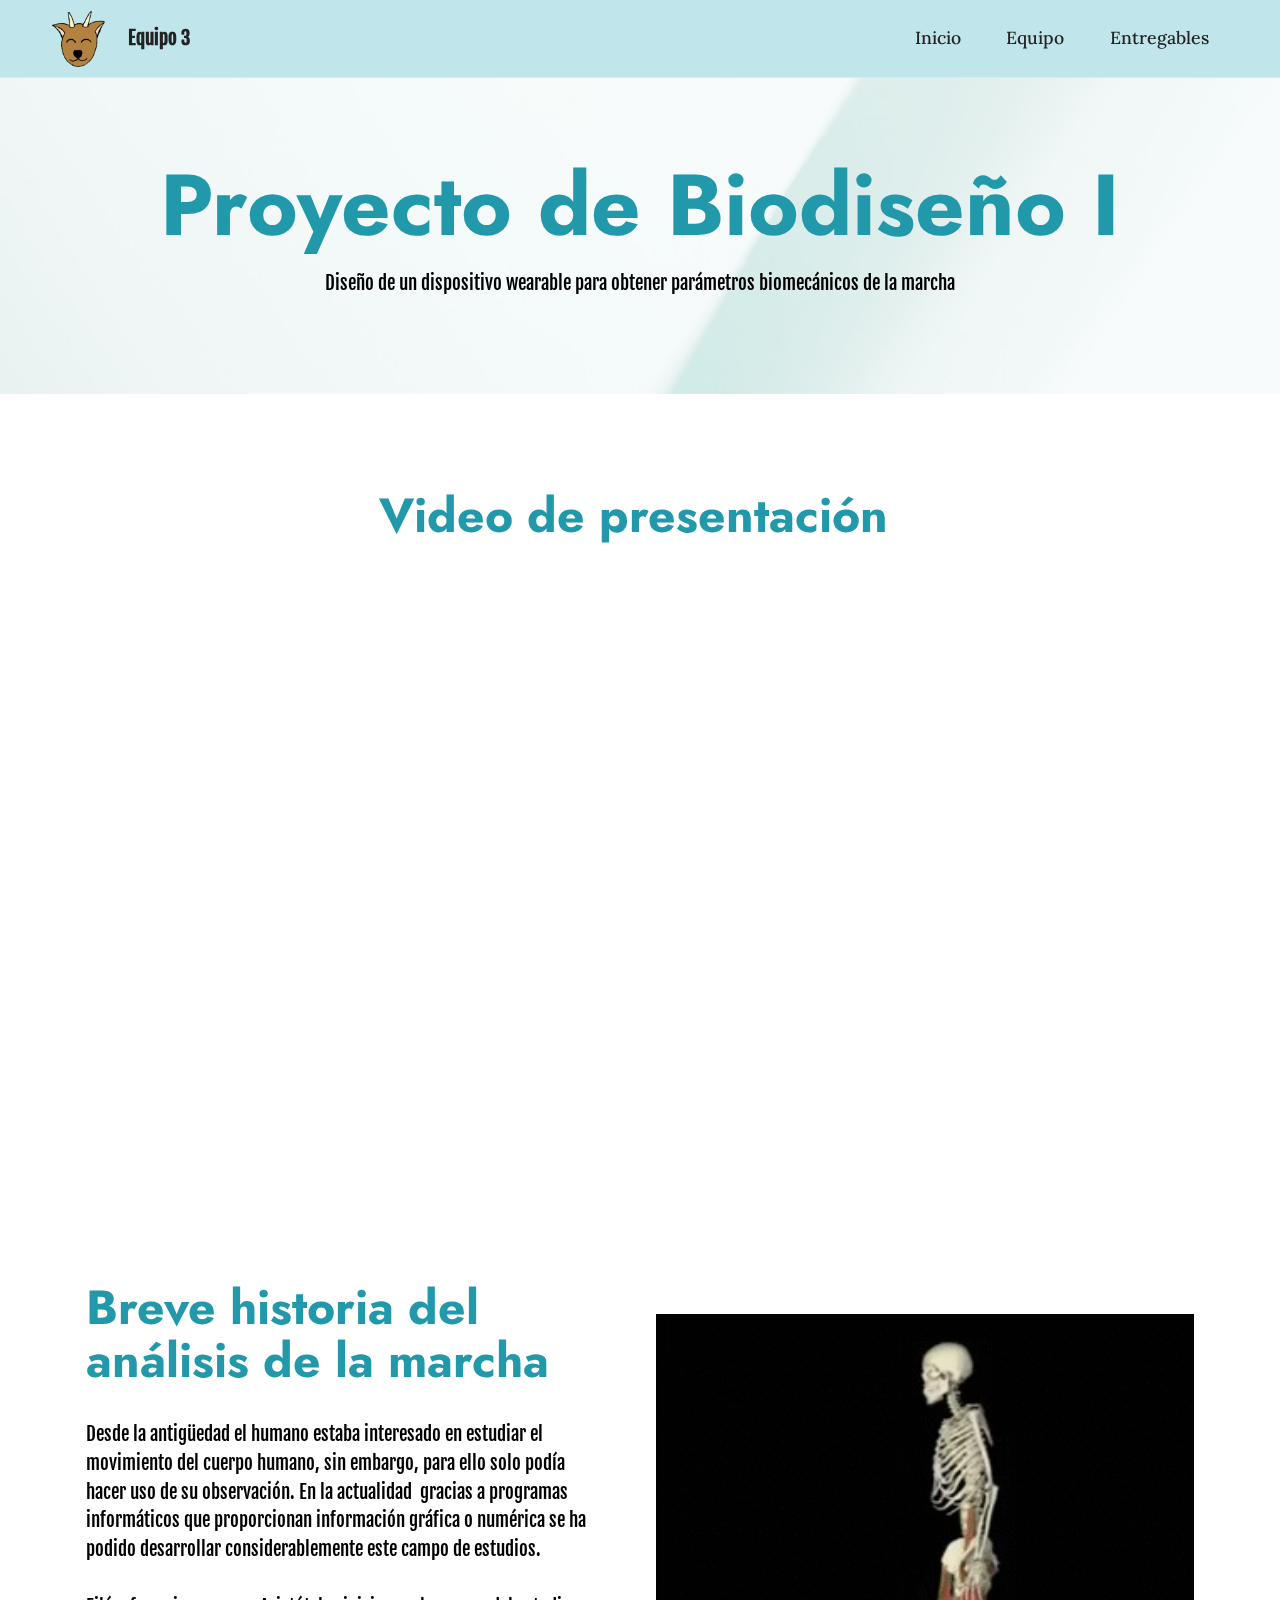
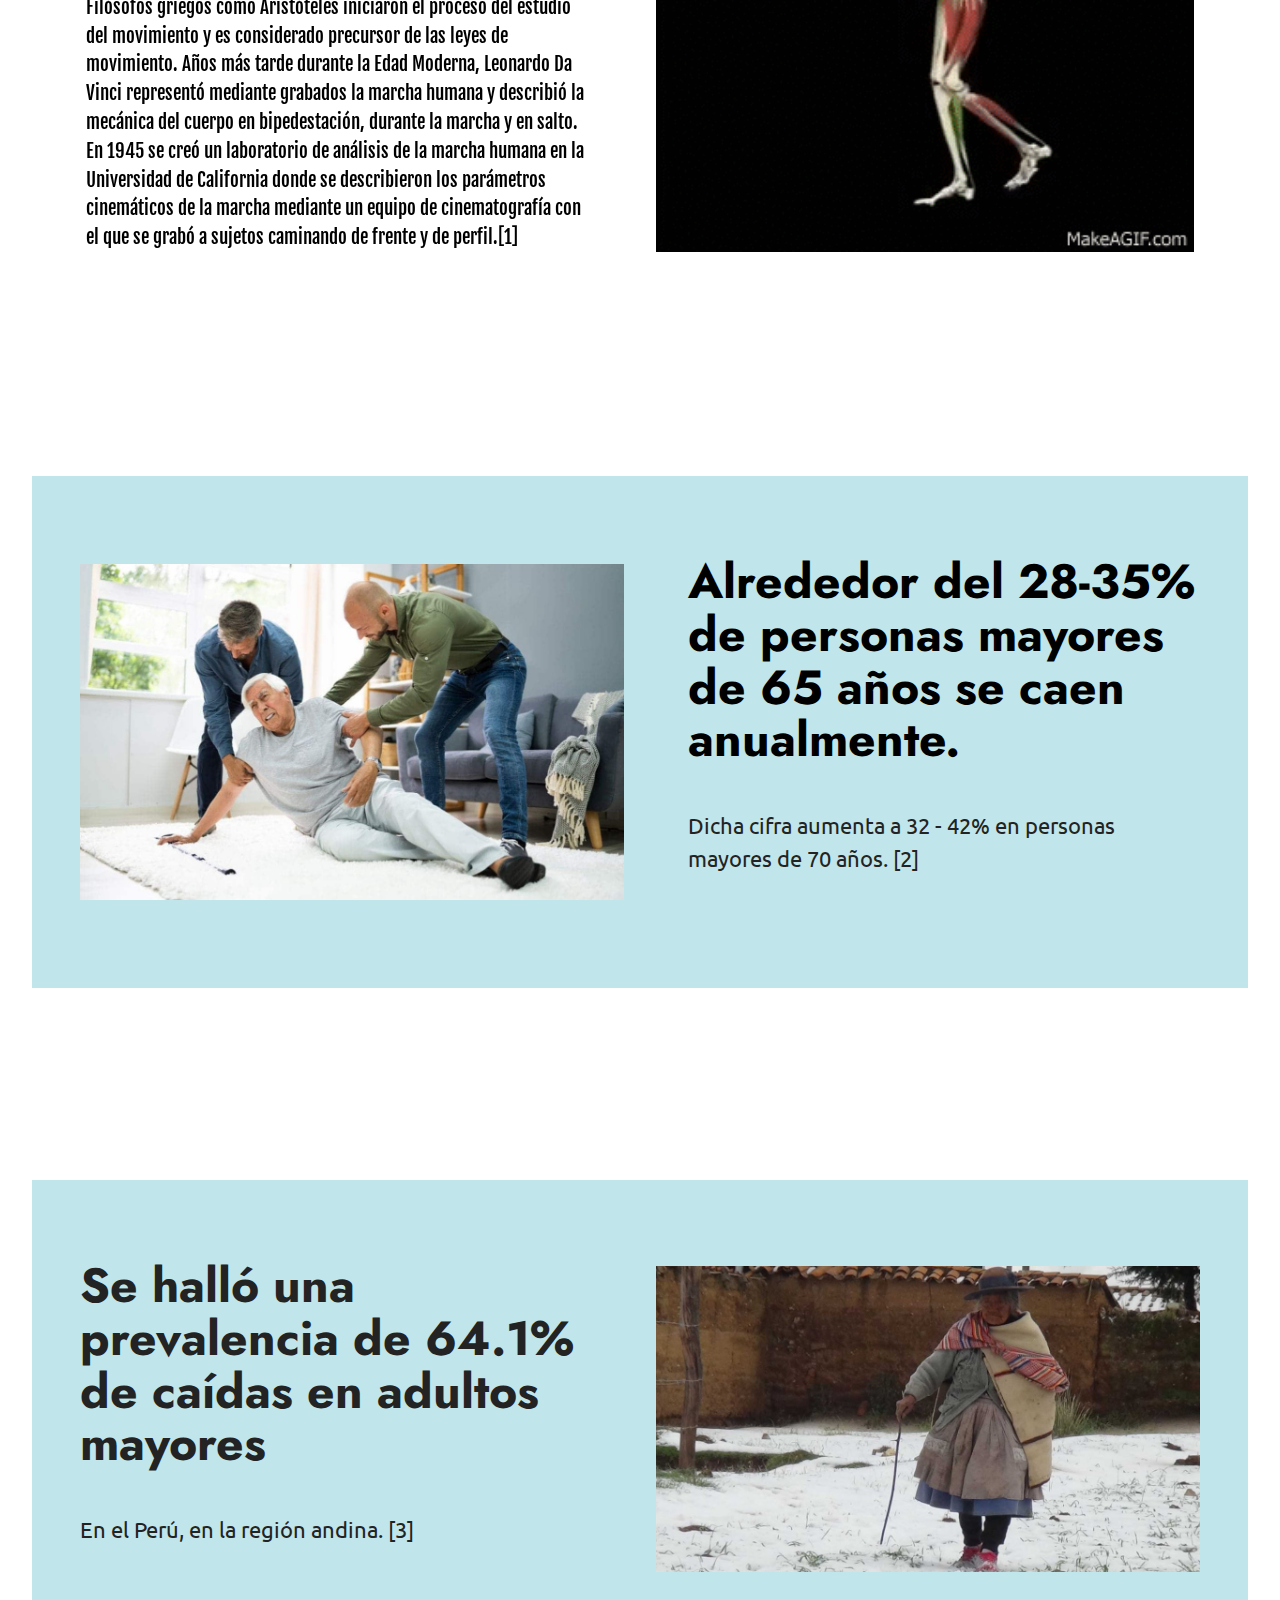
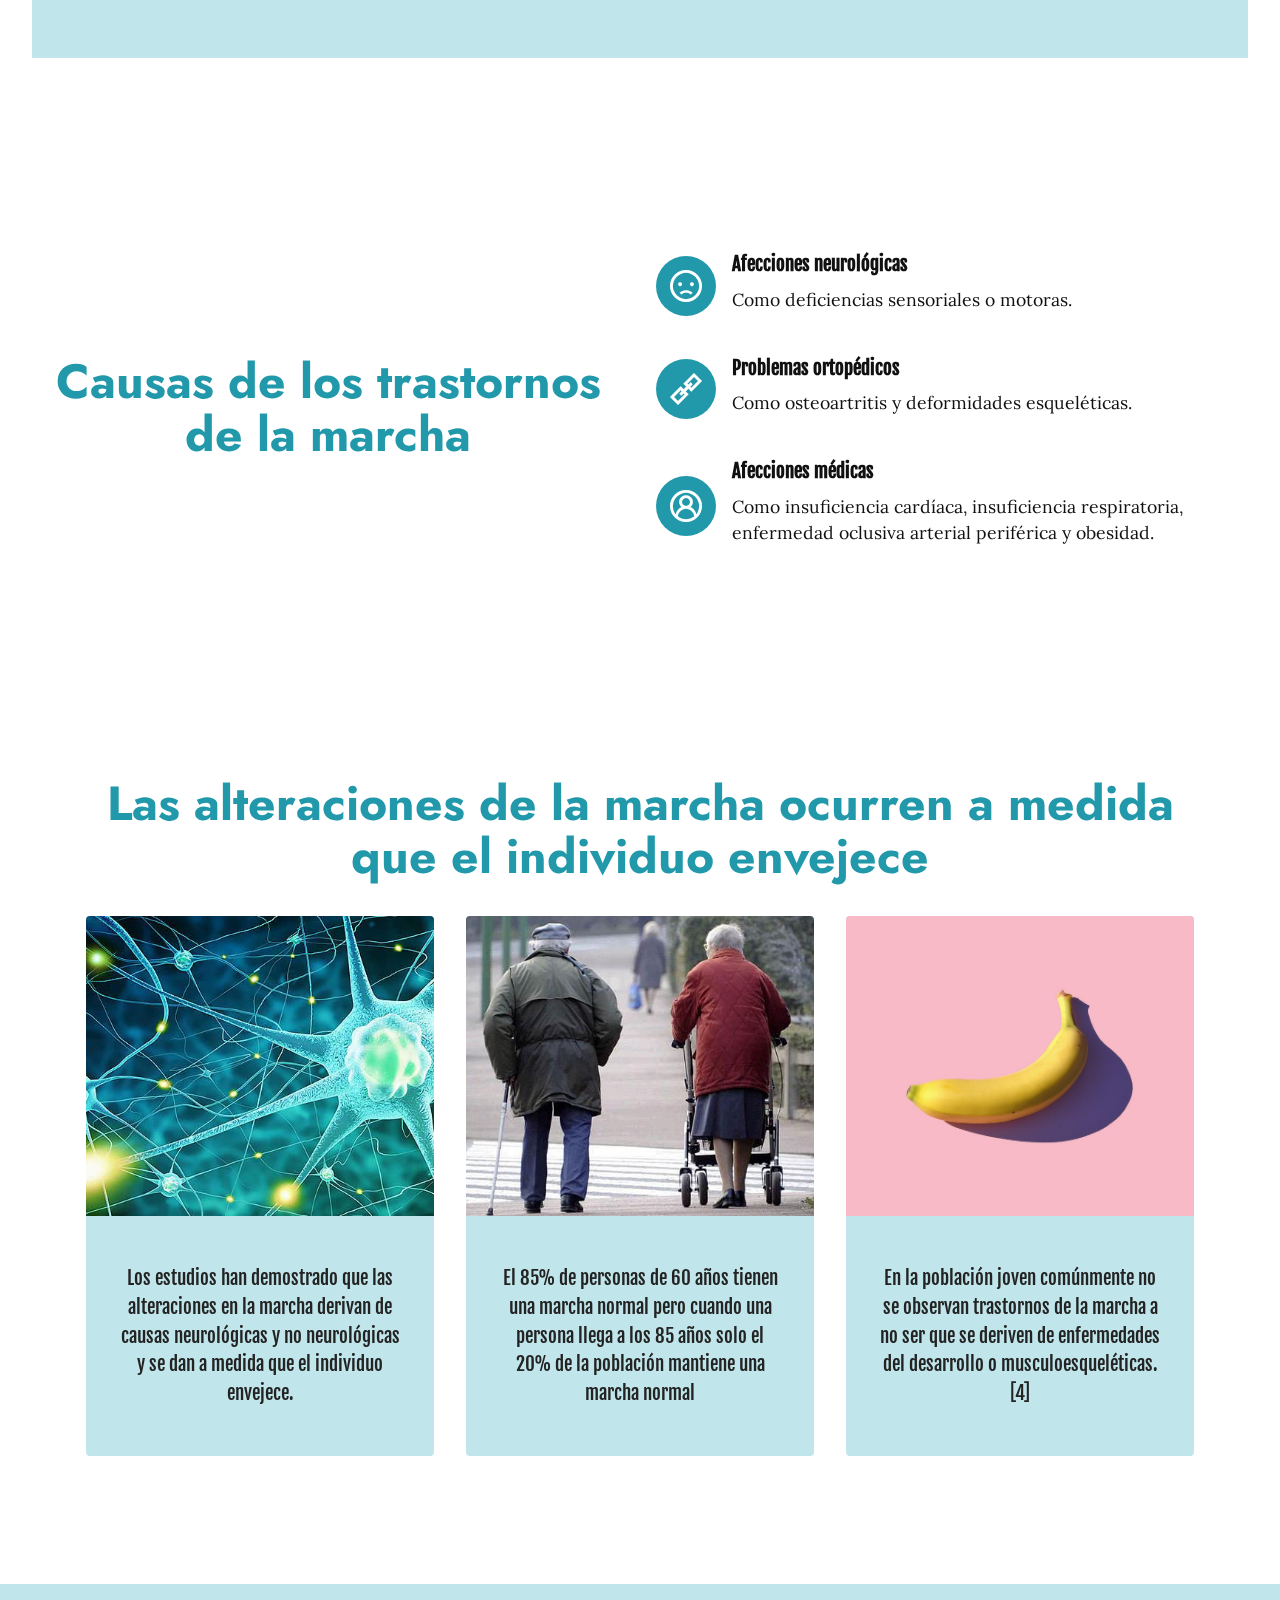
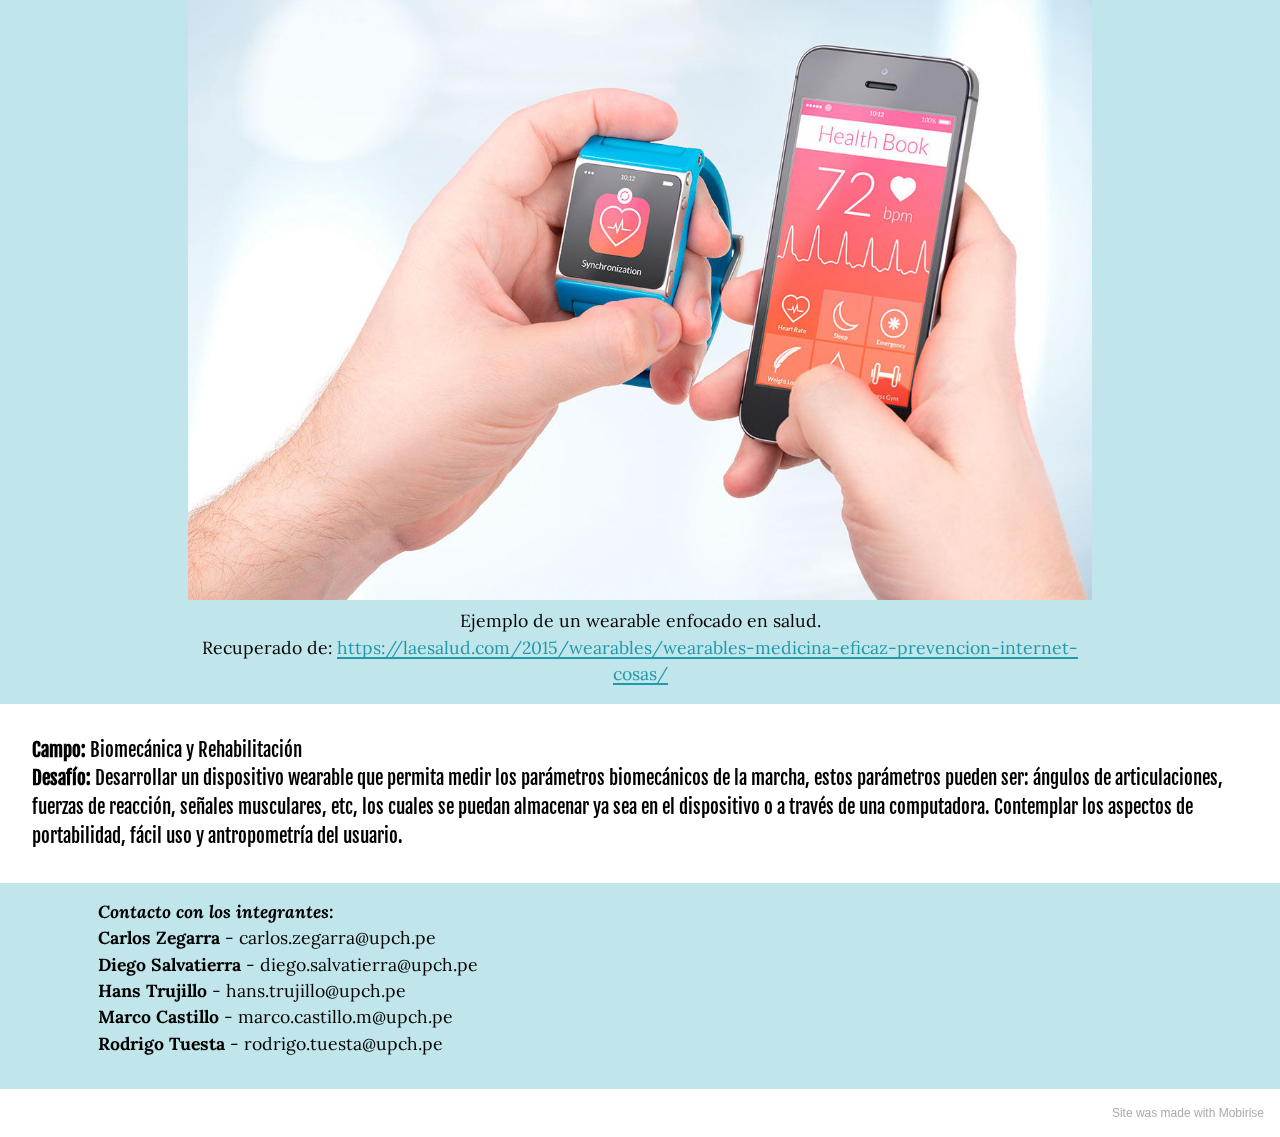
<file: index.html>
<!DOCTYPE html>
<html  >
<head>
  <!-- Site made with Mobirise Website Builder v5.4.1, https://mobirise.com -->
  <meta charset="UTF-8">
  <meta http-equiv="X-UA-Compatible" content="IE=edge">
  <meta name="generator" content="Mobirise v5.4.1, mobirise.com">
  <meta name="viewport" content="width=device-width, initial-scale=1, minimum-scale=1">
  <link rel="shortcut icon" href="assets/images/puducarita-96x92.png" type="image/x-icon">
  <meta name="description" content="">
  
  
  <title>Página Principal G3</title>
  <link rel="stylesheet" href="assets/web/assets/mobirise-icons2/mobirise2.css">
  <link rel="stylesheet" href="assets/bootstrap/css/bootstrap.min.css">
  <link rel="stylesheet" href="assets/bootstrap/css/bootstrap-grid.min.css">
  <link rel="stylesheet" href="assets/bootstrap/css/bootstrap-reboot.min.css">
  <link rel="stylesheet" href="assets/parallax/jarallax.css">
  <link rel="stylesheet" href="assets/dropdown/css/style.css">
  <link rel="stylesheet" href="assets/socicon/css/styles.css">
  <link rel="stylesheet" href="assets/theme/css/style.css">
  <link rel="preload" href="https://fonts.googleapis.com/css?family=Jost:100,200,300,400,500,600,700,800,900,100i,200i,300i,400i,500i,600i,700i,800i,900i&display=swap" as="style" onload="this.onload=null;this.rel='stylesheet'">
  <noscript><link rel="stylesheet" href="https://fonts.googleapis.com/css?family=Jost:100,200,300,400,500,600,700,800,900,100i,200i,300i,400i,500i,600i,700i,800i,900i&display=swap"></noscript>
  <link rel="preload" href="https://fonts.googleapis.com/css?family=Ubuntu:300,300i,400,400i,500,500i,700,700i&display=swap" as="style" onload="this.onload=null;this.rel='stylesheet'">
  <noscript><link rel="stylesheet" href="https://fonts.googleapis.com/css?family=Ubuntu:300,300i,400,400i,500,500i,700,700i&display=swap"></noscript>
  <link rel="preload" href="https://fonts.googleapis.com/css?family=Fjalla+One:400&display=swap" as="style" onload="this.onload=null;this.rel='stylesheet'">
  <noscript><link rel="stylesheet" href="https://fonts.googleapis.com/css?family=Fjalla+One:400&display=swap"></noscript>
  <link rel="preload" href="https://fonts.googleapis.com/css?family=Lora:400,500,600,700,400i,500i,600i,700i&display=swap" as="style" onload="this.onload=null;this.rel='stylesheet'">
  <noscript><link rel="stylesheet" href="https://fonts.googleapis.com/css?family=Lora:400,500,600,700,400i,500i,600i,700i&display=swap"></noscript>
  <link rel="preload" as="style" href="assets/mobirise/css/mbr-additional.css"><link rel="stylesheet" href="assets/mobirise/css/mbr-additional.css" type="text/css">
  
  
  
  
</head>
<body>
  
  <section data-bs-version="5.1" class="menu cid-s48OLK6784" once="menu" id="menu1-h">
    
    <nav class="navbar navbar-dropdown navbar-expand-lg">
        <div class="container-fluid">
            <div class="navbar-brand">
                <span class="navbar-logo">
                    <a href="index.html">
                        <img src="assets/images/puducarita-96x92.png" alt="Mobirise" style="height: 3.8rem;">
                    </a>
                </span>
                <span class="navbar-caption-wrap"><a class="navbar-caption text-black text-primary display-7" href="index.html">&nbsp;Equipo 3</a></span>
            </div>
            <button class="navbar-toggler" type="button" data-toggle="collapse" data-bs-toggle="collapse" data-target="#navbarSupportedContent" data-bs-target="#navbarSupportedContent" aria-controls="navbarNavAltMarkup" aria-expanded="false" aria-label="Toggle navigation">
                <div class="hamburger">
                    <span></span>
                    <span></span>
                    <span></span>
                    <span></span>
                </div>
            </button>
            <div class="collapse navbar-collapse" id="navbarSupportedContent">
                <ul class="navbar-nav nav-dropdown nav-right" data-app-modern-menu="true"><li class="nav-item"><a class="nav-link link text-black text-primary display-4" href="index.html">Inicio</a></li><li class="nav-item"><a class="nav-link link text-black text-primary display-4" href="Equipo.html">Equipo</a></li><li class="nav-item"><a class="nav-link link text-black text-primary display-4" href="Entregables.html">Entregables</a></li></ul>
                
                
            </div>
        </div>
    </nav>

</section>

<section data-bs-version="5.1" class="header1 cid-s48MCQYojq mbr-parallax-background" id="header1-f">

    

    <div class="mbr-overlay" style="opacity: 0.8; background-color: rgb(255, 255, 255);"></div>

    <div class="align-center container">
        <div class="row justify-content-center">
            <div class="col-12 col-lg-12">
                <h1 class="mbr-section-title mbr-fonts-style mb-3 display-1"><strong>Proyecto de Biodiseño I</strong><br></h1>
                
                <p class="mbr-text mbr-fonts-style display-7">Diseño de un dispositivo wearable para obtener parámetros biomecánicos de la marcha</p>
                
            </div>
        </div>
    </div>
</section>

<section data-bs-version="5.1" class="video2 cid-sRCXvIRev8" id="video2-5y">
    
    
    <div class="container">
        <div class="mbr-section-head">
            <h4 class="mbr-section-title mbr-fonts-style mb-0 display-2"><strong>Video de presentación&nbsp;</strong></h4>
            
        </div>
        <div class="row justify-content-center mt-4">
            <div class="col-12 col-md-10 video-block">
                <div class="video-wrapper"><iframe class="mbr-embedded-video" src="https://www.youtube.com/embed/bR8m7WXNtrE?rel=0&amp;amp;showinfo=0&amp;autoplay=0&amp;loop=0" width="1280" height="720" frameborder="0" allowfullscreen></iframe></div>
                
            </div>
        </div>
    </div>
</section>

<section data-bs-version="5.1" class="features11 cid-sJj6YIesWQ" id="features12-39">

    
    
    <div class="container">
        <div class="row align-items-center">
            <div class="col-12 col-lg">
                <div class="card-wrapper">
                    <div class="card-box">
                        <h4 class="card-title mbr-fonts-style mb-4 display-2"><strong>Breve historia del análisis de la marcha</strong></h4>
                        <p class="mbr-text mbr-fonts-style mb-4 display-7">
                            Desde la antigüedad el humano estaba interesado en estudiar el movimiento del cuerpo humano, sin embargo, para ello solo podía hacer uso de su observación. En la actualidad&nbsp; gracias a programas informáticos que proporcionan información gráfica o numérica se ha podido desarrollar considerablemente este campo de estudios.<br><br>Filósofos griegos como Aristóteles iniciaron el proceso del estudio del movimiento y es considerado precursor de las leyes de movimiento. Años más tarde durante la Edad Moderna, Leonardo Da Vinci representó mediante grabados la marcha humana y describió la mecánica del cuerpo en bipedestación, durante la marcha y en salto. En 1945 se creó un laboratorio de análisis de la marcha humana en la Universidad de California donde se describieron los parámetros cinemáticos de la marcha mediante un equipo de cinematografía con el que se grabó a sujetos caminando de frente y de perfil.[1]</p>
                        
                        
                    </div>
                </div>
            </div>
            <div class="col-12 col-lg-6 md-pb">
                <div class="image-wrapper">
                    <img src="assets/images/caminatareal.gif" alt="Mobirise">
                </div>
            </div>
        </div>
    </div>
</section>

<section data-bs-version="5.1" class="features16 cid-sJVtE5weKq" id="features17-3n">
    

    
    <div class="container-fluid">
        <div class="content-wrapper">
            <div class="row align-items-center">
                <div class="col-12 col-lg-6">
                    <div class="image-wrapper">
                        <img src="assets/images/ancianocaida-1160x715.jpg" alt="Mobirise">
                    </div>
                </div>
                <div class="col-12 col-lg">
                    <div class="text-wrapper">
                        <h6 class="card-title mbr-fonts-style display-2">
                            <strong>Alrededor del 28-35% de personas mayores de 65 años se caen anualmente.</strong></h6>
                        <p class="mbr-text mbr-fonts-style mb-4 display-5">
                            <br>Dicha cifra aumenta a 32 - 42% en personas mayores de 70 años. [2]</p>
                        
                    </div>
                </div>
            </div>
        </div>
    </div>
</section>

<section data-bs-version="5.1" class="features15 cid-sJVypft5lH" id="features16-3o">

    

    
    <div class="container-fluid">
        <div class="content-wrapper">
            <div class="row align-items-center">
                <div class="col-12 col-lg">
                    <div class="text-wrapper">
                        <h6 class="card-title mbr-fonts-style display-2"><strong>Se halló una prevalencia de 64.1% de caídas en adultos mayores</strong></h6>
                        <p class="mbr-text mbr-fonts-style mb-4 display-5">
                            <br>En el Perú, en la región andina. [3]</p>
                        
                    </div>
                </div>
                <div class="col-12 col-lg-6">
                    <div class="image-wrapper">
                        <img src="assets/images/seoradelasierra-1160x653.jpg" alt="Mobirise">
                    </div>
                </div>
            </div>
        </div>
    </div>
</section>

<section data-bs-version="5.1" class="features12 cid-sJVl0efp2n" id="features13-3k">

    
    
    <div class="container-fluid">
        <div class="row justify-content-center">
            <div class="col-12 col-lg-6">
                <div class="card-wrapper">
                    <div class="card-box align-left">
                        <h4 class="card-title mbr-fonts-style mb-4 display-2">
                            <strong><br></strong><br><strong>Causas de los trastornos</strong><br><strong>de la marcha</strong></h4>
                        
                        
                    </div>
                </div>
            </div>
            <div class="col-12 col-lg-6">
                <div class="item mbr-flex">
                    <div class="icon-box">
                        <span class="mbr-iconfont mobi-mbri-sad-face mobi-mbri" style="color: rgb(255, 255, 255); fill: rgb(255, 255, 255);"></span>
                    </div>
                    <div class="text-box">
                        <h4 class="icon-title mbr-black mbr-fonts-style display-7">
                            <strong>Afecciones neurológicas</strong></h4>
                        <h5 class="icon-text mbr-black mbr-fonts-style display-4">Como deficiencias sensoriales o motoras.</h5>
                    </div>
                </div>
                <div class="item mbr-flex">
                    <div class="icon-box">
                        <span class="mbr-iconfont mobi-mbri-link mobi-mbri"></span>
                    </div>
                    <div class="text-box">
                        <h4 class="icon-title mbr-black mbr-fonts-style display-7">
                            <strong>Problemas ortopédicos</strong></h4>
                        <h5 class="icon-text mbr-black mbr-fonts-style display-4">Como osteoartritis y deformidades esqueléticas.</h5>
                    </div>
                </div>
                <div class="item mbr-flex">
                    <div class="icon-box">
                        <span class="mbr-iconfont mobi-mbri-user-2 mobi-mbri"></span>
                    </div>
                    <div class="text-box">
                        <h4 class="icon-title mbr-black mbr-fonts-style display-7">
                            <strong>Afecciones médicas</strong></h4>
                        <h5 class="icon-text mbr-black mbr-fonts-style display-4">Como insuficiencia cardíaca, insuficiencia respiratoria, enfermedad oclusiva arterial periférica y obesidad.</h5>
                    </div>
                </div>
            </div>
        </div>
    </div>
</section>

<section data-bs-version="5.1" class="features3 cid-sJVoDvcK8F" id="features3-3l">
    
    
    <div class="container">
        <div class="mbr-section-head">
            <h4 class="mbr-section-title mbr-fonts-style align-center mb-0 display-2">
                <strong>Las alteraciones de la marcha ocurren a medida que el individuo envejece</strong></h4>
            
        </div>
        <div class="row mt-4">
            <div class="item features-image сol-12 col-md-6 col-lg-4">
                <div class="item-wrapper">
                    <div class="item-img">
                        <img src="assets/images/alteracionneurologica-609x406.jpg" alt="">
                    </div>
                    <div class="item-content">
                        
                        
                        <p class="mbr-text mbr-fonts-style mt-3 display-7">Los estudios han demostrado que las alteraciones en la marcha derivan de causas neurológicas y no neurológicas y se dan a medida que el individuo envejece.</p>
                    </div>
                    
                </div>
            </div>
            <div class="item features-image сol-12 col-md-6 col-lg-4">
                <div class="item-wrapper">
                    <div class="item-img">
                        <img src="assets/images/ancianosmarcha-647x391.jpg" alt="">
                    </div>
                    <div class="item-content">
                        
                        
                        <p class="mbr-text mbr-fonts-style mt-3 display-7">El 85% de personas de 60 años tienen una marcha normal pero cuando una persona llega a los 85 años solo el 20% de la población mantiene una marcha normal</p>
                    </div>
                    
                </div>
            </div>
            <div class="item features-image сol-12 col-md-6 col-lg-4">
                <div class="item-wrapper">
                    <div class="item-img">
                        <img src="assets/images/features3.jpg">
                    </div>
                    <div class="item-content">
                        
                        
                        <p class="mbr-text mbr-fonts-style mt-3 display-7">En la población joven comúnmente no se observan trastornos de la marcha a no ser que se deriven de enfermedades del desarrollo o musculoesqueléticas. [4]<br></p>
                    </div>
                    
                </div>
            </div>
        </div>
    </div>
</section>

<section data-bs-version="5.1" class="image3 cid-s48upRUlSD" id="image3-9">
    

    

    <div class="container-fluid">
        <div class="row justify-content-center">
            <div class="col-12 col-lg-9">
                <div class="image-wrapper">
                    <img src="assets/images/wearables-medicina-eficaz-preventiva-esalud-1266x841.jpg" alt="Mobirise">
                    <p class="mbr-description mbr-fonts-style mt-2 align-center display-4">
                        Ejemplo de un wearable enfocado en salud. <br>Recuperado de:&nbsp;<a href="https://laesalud.com/2015/wearables/wearables-medicina-eficaz-prevencion-internet-cosas/" class="text-info" target="_blank">https://laesalud.com/2015/wearables/wearables-medicina-eficaz-prevencion-internet-cosas/</a></p>
                </div>
            </div>
        </div>
    </div>
</section>

<section data-bs-version="5.1" class="content1 cid-s48udlf8KU" id="content1-8">
    
    <div class="container-fluid">
        <div class="row justify-content-center">
            <div class="title col-12 col-md-12">
                
                <h4 class="mbr-section-subtitle align-center mbr-fonts-style mb-4 display-7"><strong>Campo:</strong> Biomecánica y Rehabilitación<br><strong>Desafío:</strong>&nbsp;Desarrollar un dispositivo wearable que permita medir los parámetros biomecánicos de la marcha, estos parámetros pueden ser: ángulos de articulaciones, fuerzas de reacción, señales musculares, etc, los cuales se puedan almacenar ya sea en el dispositivo o a través de una computadora. Contemplar los aspectos de portabilidad, fácil uso y antropometría del usuario.</h4>
                
            </div>
        </div>
    </div>
</section>

<section data-bs-version="5.1" class="footer3 cid-s48P1Icc8J" once="footers" id="footer3-i">

    

    

    <div class="container">
        <div class="media-container-row align-center mbr-white">
            
            
            <div class="row row-copirayt">
                <p class="mbr-text mb-0 mbr-fonts-style mbr-white align-center display-4"><em><strong>Contacto con los integrantes:</strong><br></em><strong>Carlos Zegarra </strong>- carlos.zegarra@upch.pe<br><strong>Diego Salvatierra </strong>- diego.salvatierra@upch.pe<br><strong>Hans Trujillo</strong> - hans.trujillo@upch.pe
<br><strong>Marco Castillo </strong>- marco.castillo.m@upch.pe
<br><strong>Rodrigo Tuesta </strong>- rodrigo.tuesta@upch.pe</p>
            </div>
        </div>
    </div>
</section><section style="background-color: #fff; font-family: -apple-system, BlinkMacSystemFont, 'Segoe UI', 'Roboto', 'Helvetica Neue', Arial, sans-serif; color:#aaa; font-size:12px; padding: 0; align-items: center; display: flex;"><a href="https://mobirise.site/q" style="flex: 1 1; height: 3rem; padding-left: 1rem;"></a><p style="flex: 0 0 auto; margin:0; padding-right:1rem;">Site was <a href="https://mobirise.site/g" style="color:#aaa;">made</a> with Mobirise</p></section><script src="assets/bootstrap/js/bootstrap.bundle.min.js"></script>  <script src="assets/parallax/jarallax.js"></script>  <script src="assets/smoothscroll/smooth-scroll.js"></script>  <script src="assets/ytplayer/index.js"></script>  <script src="assets/playervimeo/vimeo_player.js"></script>  <script src="assets/dropdown/js/navbar-dropdown.js"></script>  <script src="assets/theme/js/script.js"></script>  
  
  
</body>
</html>
</file>
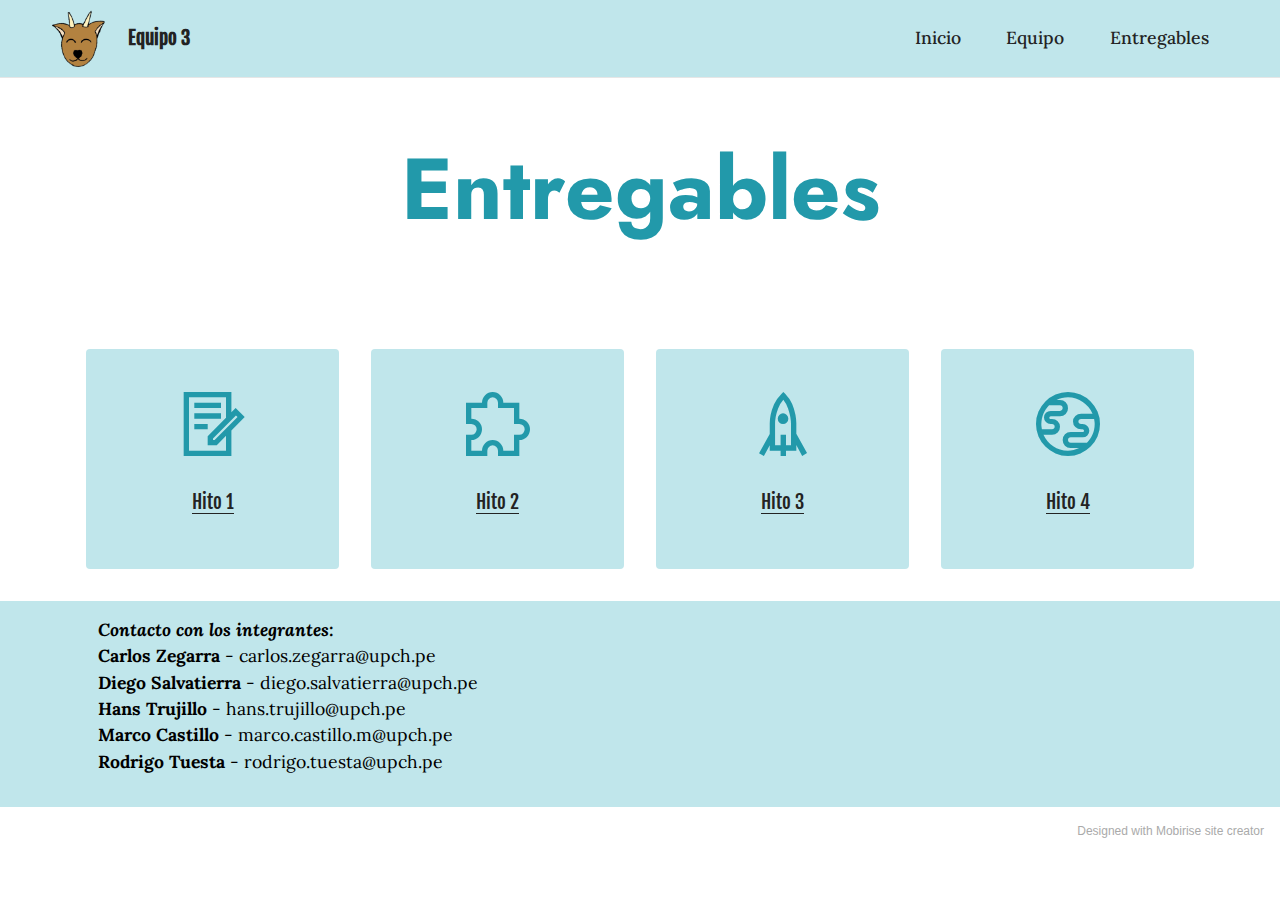
<file: Entregables.html>
<!DOCTYPE html>
<html  >
<head>
  <!-- Site made with Mobirise Website Builder v5.4.1, https://mobirise.com -->
  <meta charset="UTF-8">
  <meta http-equiv="X-UA-Compatible" content="IE=edge">
  <meta name="generator" content="Mobirise v5.4.1, mobirise.com">
  <meta name="viewport" content="width=device-width, initial-scale=1, minimum-scale=1">
  <link rel="shortcut icon" href="assets/images/puducarita-96x92.png" type="image/x-icon">
  <meta name="description" content="">
  
  
  <title>Entregables</title>
  <link rel="stylesheet" href="assets/web/assets/mobirise-icons2/mobirise2.css">
  <link rel="stylesheet" href="assets/bootstrap/css/bootstrap.min.css">
  <link rel="stylesheet" href="assets/bootstrap/css/bootstrap-grid.min.css">
  <link rel="stylesheet" href="assets/bootstrap/css/bootstrap-reboot.min.css">
  <link rel="stylesheet" href="assets/dropdown/css/style.css">
  <link rel="stylesheet" href="assets/socicon/css/styles.css">
  <link rel="stylesheet" href="assets/theme/css/style.css">
  <link rel="preload" href="https://fonts.googleapis.com/css?family=Jost:100,200,300,400,500,600,700,800,900,100i,200i,300i,400i,500i,600i,700i,800i,900i&display=swap" as="style" onload="this.onload=null;this.rel='stylesheet'">
  <noscript><link rel="stylesheet" href="https://fonts.googleapis.com/css?family=Jost:100,200,300,400,500,600,700,800,900,100i,200i,300i,400i,500i,600i,700i,800i,900i&display=swap"></noscript>
  <link rel="preload" href="https://fonts.googleapis.com/css?family=Ubuntu:300,300i,400,400i,500,500i,700,700i&display=swap" as="style" onload="this.onload=null;this.rel='stylesheet'">
  <noscript><link rel="stylesheet" href="https://fonts.googleapis.com/css?family=Ubuntu:300,300i,400,400i,500,500i,700,700i&display=swap"></noscript>
  <link rel="preload" href="https://fonts.googleapis.com/css?family=Fjalla+One:400&display=swap" as="style" onload="this.onload=null;this.rel='stylesheet'">
  <noscript><link rel="stylesheet" href="https://fonts.googleapis.com/css?family=Fjalla+One:400&display=swap"></noscript>
  <link rel="preload" href="https://fonts.googleapis.com/css?family=Lora:400,500,600,700,400i,500i,600i,700i&display=swap" as="style" onload="this.onload=null;this.rel='stylesheet'">
  <noscript><link rel="stylesheet" href="https://fonts.googleapis.com/css?family=Lora:400,500,600,700,400i,500i,600i,700i&display=swap"></noscript>
  <link rel="preload" as="style" href="assets/mobirise/css/mbr-additional.css"><link rel="stylesheet" href="assets/mobirise/css/mbr-additional.css" type="text/css">
  
  
  
  
</head>
<body>
  
  <section data-bs-version="5.1" class="menu cid-s48OLK6784" once="menu" id="menu1-m">
    
    <nav class="navbar navbar-dropdown navbar-expand-lg">
        <div class="container-fluid">
            <div class="navbar-brand">
                <span class="navbar-logo">
                    <a href="index.html">
                        <img src="assets/images/puducarita-96x92.png" alt="Mobirise" style="height: 3.8rem;">
                    </a>
                </span>
                <span class="navbar-caption-wrap"><a class="navbar-caption text-black text-primary display-7" href="index.html">&nbsp;Equipo 3</a></span>
            </div>
            <button class="navbar-toggler" type="button" data-toggle="collapse" data-bs-toggle="collapse" data-target="#navbarSupportedContent" data-bs-target="#navbarSupportedContent" aria-controls="navbarNavAltMarkup" aria-expanded="false" aria-label="Toggle navigation">
                <div class="hamburger">
                    <span></span>
                    <span></span>
                    <span></span>
                    <span></span>
                </div>
            </button>
            <div class="collapse navbar-collapse" id="navbarSupportedContent">
                <ul class="navbar-nav nav-dropdown nav-right" data-app-modern-menu="true"><li class="nav-item"><a class="nav-link link text-black text-primary display-4" href="index.html">Inicio</a></li><li class="nav-item"><a class="nav-link link text-black text-primary display-4" href="Equipo.html">Equipo</a></li><li class="nav-item"><a class="nav-link link text-black text-primary display-4" href="Entregables.html">Entregables</a></li></ul>
                
                
            </div>
        </div>
    </nav>

</section>

<section data-bs-version="5.1" class="features13 cid-sIpKH2F5KQ" id="features14-14">
    

    
    <div class="container-fluid">
        <div class="row">
            <div class="col-12">
                <h3 class="mbr-section-title align-center mb-4 mbr-fonts-style display-1"><strong>Entregables</strong></h3>
            </div>
            <div class="card col-12 col-md-4 col-lg-2 p-3">
                <div class="card-wrapper">
                    <div class="card-box align-center">
                        
                        
                    </div>
                </div>
            </div>
            
            
            
            
            
        </div>
    </div>
</section>

<section data-bs-version="5.1" class="features1 cid-sIpL5HSFkm" id="features2-15">

    

    
    <div class="container">
        <div class="row justify-content-center">
            <div class="col-12 col-md-6 col-lg-3">
                <div class="card-wrapper">
                    <div class="card-box align-center">
                        <a href="h1.html"><span class="mbr-iconfont mobi-mbri-contact-form mobi-mbri" style="color: rgb(34, 153, 170); fill: rgb(34, 153, 170);"></span></a>
                        <h4 class="card-title align-center mbr-black mbr-fonts-style display-7">
                            <strong><a href="h1.html" class="text-black text-primary">Hito 1</a></strong></h4>
                    </div>
                </div>
            </div>
            <div class="col-12 col-md-6 col-lg-3">
                <div class="card-wrapper">
                    <div class="card-box align-center">
                        <a href="h2.html"><span class="mbr-iconfont mobi-mbri-extension mobi-mbri" style="color: rgb(34, 153, 170); fill: rgb(34, 153, 170);"></span></a>
                        <h4 class="card-title align-center mbr-black mbr-fonts-style display-7"><strong><a href="h2.html" class="text-black text-primary">Hito 2</a></strong></h4>
                    </div>
                </div>
            </div>
            <div class="col-12 col-md-6 col-lg-3">
                <div class="card-wrapper">
                    <div class="card-box align-center">
                        <a href="h3.html"><span class="mbr-iconfont mobi-mbri-rocket mobi-mbri" style="color: rgb(34, 153, 170); fill: rgb(34, 153, 170);"></span></a>
                        <h4 class="card-title align-center mbr-black mbr-fonts-style display-7"><strong><a href="h3.html" class="text-black text-primary">Hito 3</a></strong></h4>
                    </div>
                </div>
            </div>
            <div class="col-12 col-md-6 col-lg-3">
                <div class="card-wrapper">
                    <div class="card-box align-center">
                        <a href="h4.html"><span class="mbr-iconfont mobi-mbri-globe mobi-mbri" style="color: rgb(34, 153, 170); fill: rgb(34, 153, 170);"></span></a>
                        <h4 class="card-title align-center mbr-black mbr-fonts-style display-7"><strong><a href="h4.html" class="text-black text-primary">Hito 4</a></strong></h4>
                    </div>
                </div>
            </div>
        </div>
    </div>
</section>

<section data-bs-version="5.1" class="footer3 cid-s48P1Icc8J" once="footers" id="footer3-n">

    

    

    <div class="container">
        <div class="media-container-row align-center mbr-white">
            
            
            <div class="row row-copirayt">
                <p class="mbr-text mb-0 mbr-fonts-style mbr-white align-center display-4"><em><strong>Contacto con los integrantes:</strong><br></em><strong>Carlos Zegarra </strong>- carlos.zegarra@upch.pe<br><strong>Diego Salvatierra </strong>- diego.salvatierra@upch.pe<br><strong>Hans Trujillo</strong> - hans.trujillo@upch.pe
<br><strong>Marco Castillo </strong>- marco.castillo.m@upch.pe
<br><strong>Rodrigo Tuesta </strong>- rodrigo.tuesta@upch.pe</p>
            </div>
        </div>
    </div>
</section><section style="background-color: #fff; font-family: -apple-system, BlinkMacSystemFont, 'Segoe UI', 'Roboto', 'Helvetica Neue', Arial, sans-serif; color:#aaa; font-size:12px; padding: 0; align-items: center; display: flex;"><a href="https://mobirise.site/b" style="flex: 1 1; height: 3rem; padding-left: 1rem;"></a><p style="flex: 0 0 auto; margin:0; padding-right:1rem;"><a href="https://mobirise.site/i" style="color:#aaa;">Designed with Mobirise</a> site creator</p></section><script src="assets/bootstrap/js/bootstrap.bundle.min.js"></script>  <script src="assets/smoothscroll/smooth-scroll.js"></script>  <script src="assets/ytplayer/index.js"></script>  <script src="assets/dropdown/js/navbar-dropdown.js"></script>  <script src="assets/theme/js/script.js"></script>  
  
  
</body>
</html>
</file>
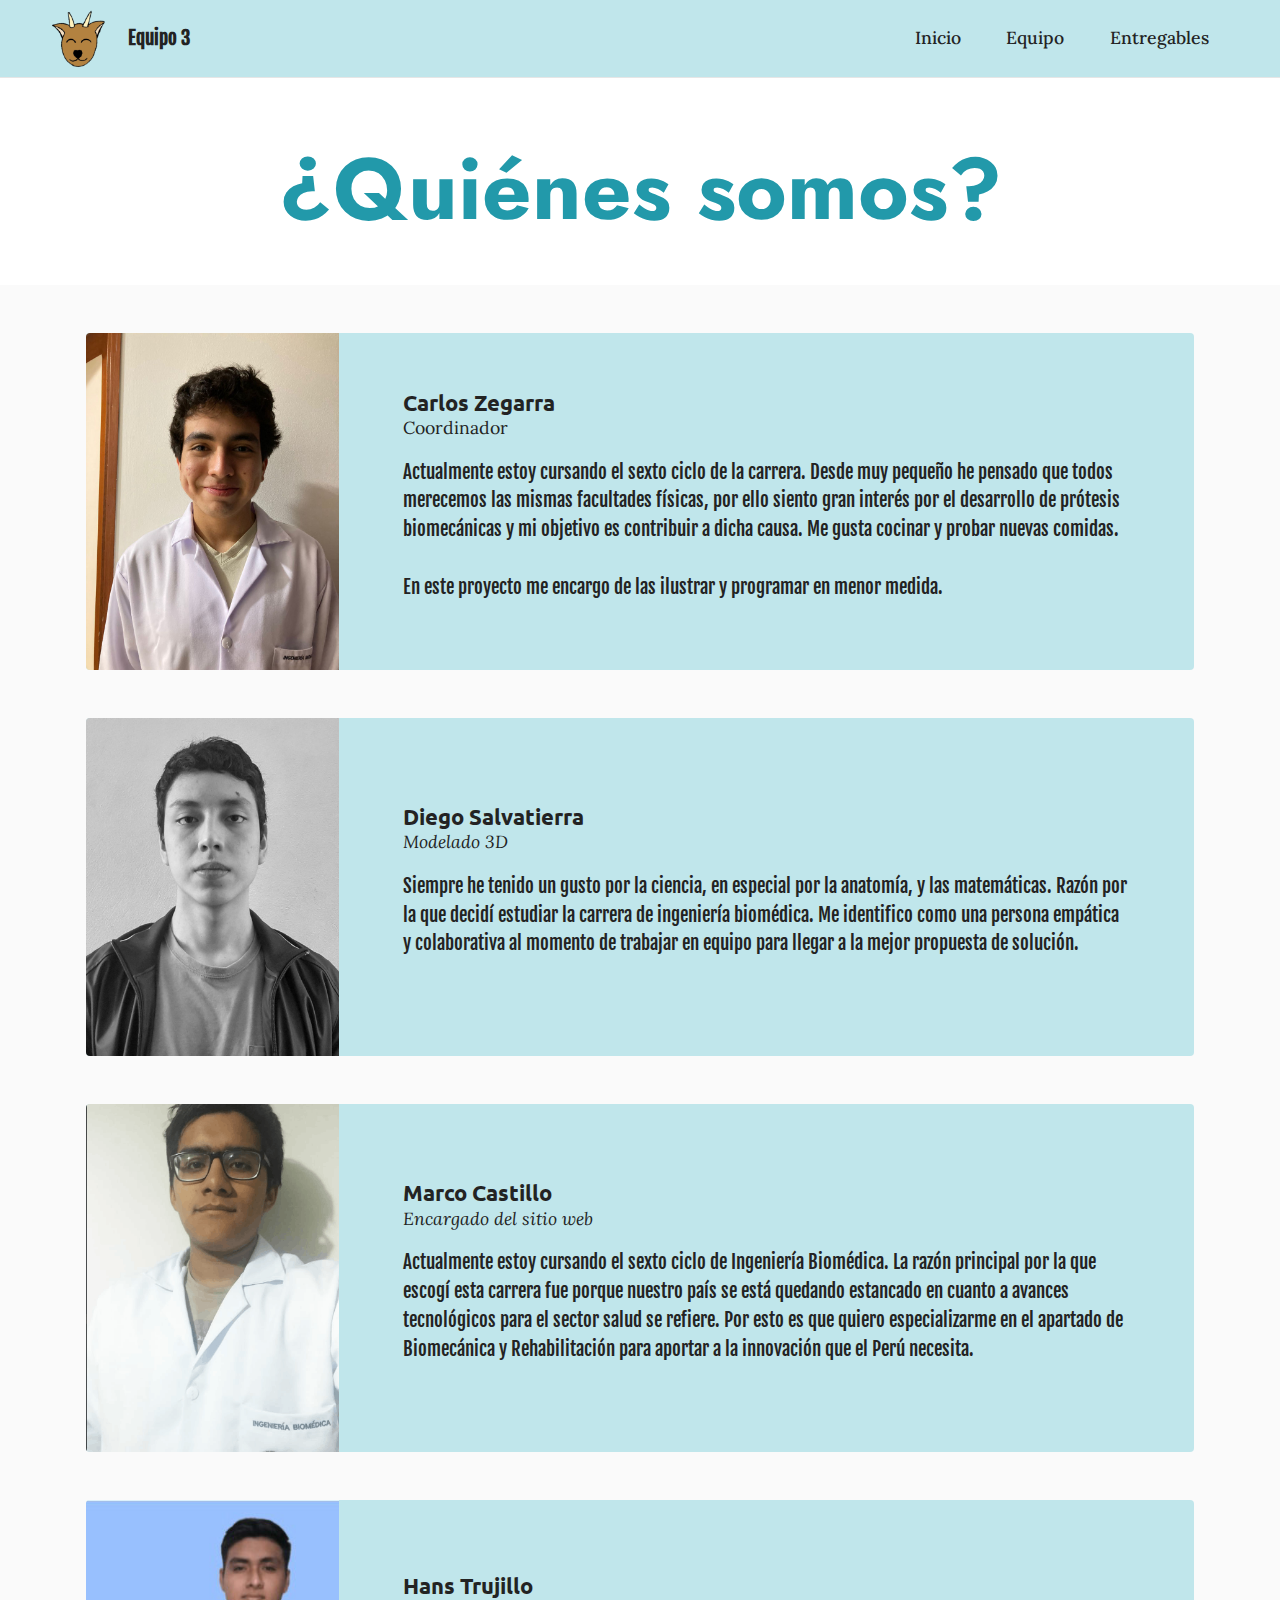
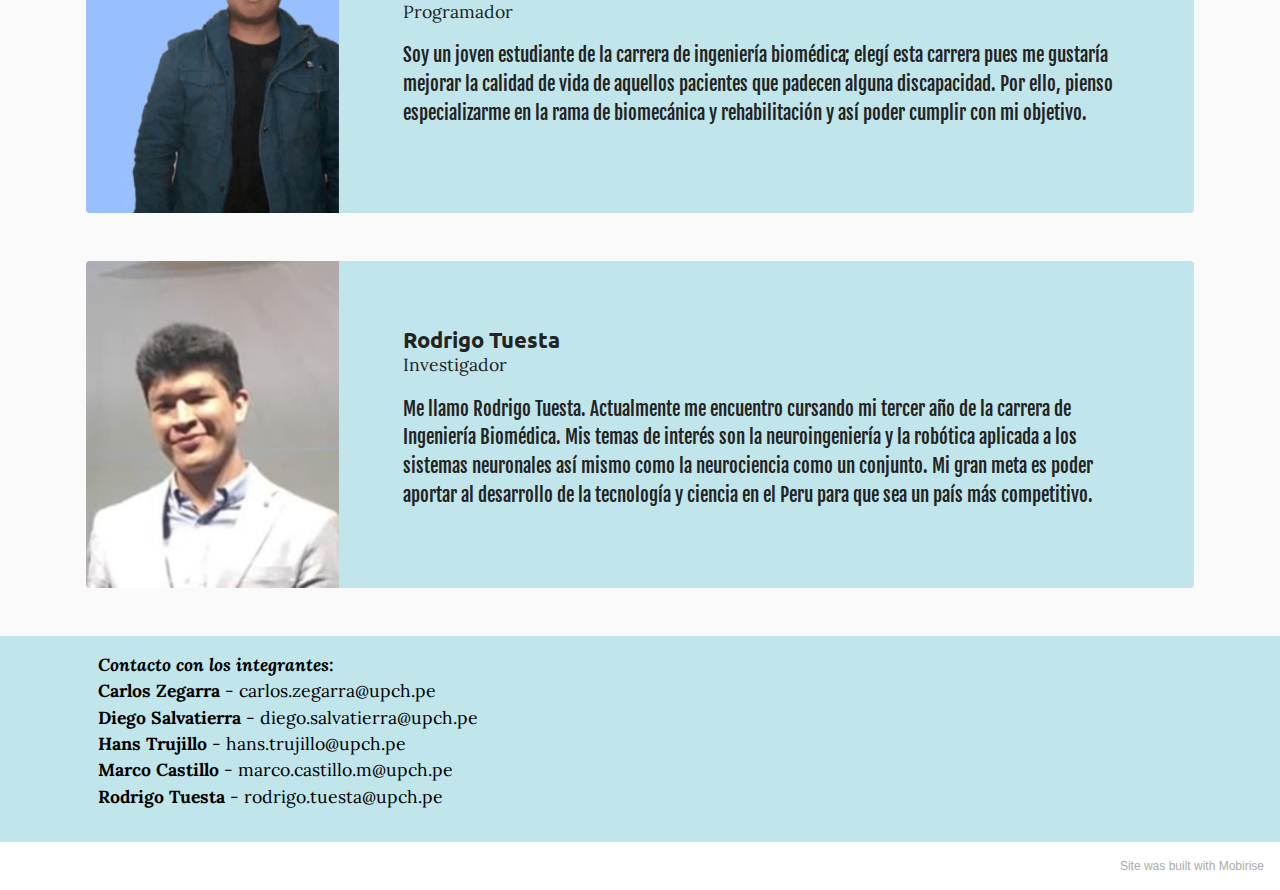
<file: Equipo.html>
<!DOCTYPE html>
<html  >
<head>
  <!-- Site made with Mobirise Website Builder v5.4.1, https://mobirise.com -->
  <meta charset="UTF-8">
  <meta http-equiv="X-UA-Compatible" content="IE=edge">
  <meta name="generator" content="Mobirise v5.4.1, mobirise.com">
  <meta name="viewport" content="width=device-width, initial-scale=1, minimum-scale=1">
  <link rel="shortcut icon" href="assets/images/puducarita-96x92.png" type="image/x-icon">
  <meta name="description" content="">
  
  
  <title>Equipo</title>
  <link rel="stylesheet" href="assets/bootstrap/css/bootstrap.min.css">
  <link rel="stylesheet" href="assets/bootstrap/css/bootstrap-grid.min.css">
  <link rel="stylesheet" href="assets/bootstrap/css/bootstrap-reboot.min.css">
  <link rel="stylesheet" href="assets/dropdown/css/style.css">
  <link rel="stylesheet" href="assets/socicon/css/styles.css">
  <link rel="stylesheet" href="assets/theme/css/style.css">
  <link rel="preload" href="https://fonts.googleapis.com/css?family=Jost:100,200,300,400,500,600,700,800,900,100i,200i,300i,400i,500i,600i,700i,800i,900i&display=swap" as="style" onload="this.onload=null;this.rel='stylesheet'">
  <noscript><link rel="stylesheet" href="https://fonts.googleapis.com/css?family=Jost:100,200,300,400,500,600,700,800,900,100i,200i,300i,400i,500i,600i,700i,800i,900i&display=swap"></noscript>
  <link rel="preload" href="https://fonts.googleapis.com/css?family=Ubuntu:300,300i,400,400i,500,500i,700,700i&display=swap" as="style" onload="this.onload=null;this.rel='stylesheet'">
  <noscript><link rel="stylesheet" href="https://fonts.googleapis.com/css?family=Ubuntu:300,300i,400,400i,500,500i,700,700i&display=swap"></noscript>
  <link rel="preload" href="https://fonts.googleapis.com/css?family=Fjalla+One:400&display=swap" as="style" onload="this.onload=null;this.rel='stylesheet'">
  <noscript><link rel="stylesheet" href="https://fonts.googleapis.com/css?family=Fjalla+One:400&display=swap"></noscript>
  <link rel="preload" href="https://fonts.googleapis.com/css?family=Lora:400,500,600,700,400i,500i,600i,700i&display=swap" as="style" onload="this.onload=null;this.rel='stylesheet'">
  <noscript><link rel="stylesheet" href="https://fonts.googleapis.com/css?family=Lora:400,500,600,700,400i,500i,600i,700i&display=swap"></noscript>
  <link rel="preload" as="style" href="assets/mobirise/css/mbr-additional.css"><link rel="stylesheet" href="assets/mobirise/css/mbr-additional.css" type="text/css">
  
  
  
  
</head>
<body>
  
  <section data-bs-version="5.1" class="menu cid-s48OLK6784" once="menu" id="menu1-k">
    
    <nav class="navbar navbar-dropdown navbar-expand-lg">
        <div class="container-fluid">
            <div class="navbar-brand">
                <span class="navbar-logo">
                    <a href="index.html">
                        <img src="assets/images/puducarita-96x92.png" alt="Mobirise" style="height: 3.8rem;">
                    </a>
                </span>
                <span class="navbar-caption-wrap"><a class="navbar-caption text-black text-primary display-7" href="index.html">&nbsp;Equipo 3</a></span>
            </div>
            <button class="navbar-toggler" type="button" data-toggle="collapse" data-bs-toggle="collapse" data-target="#navbarSupportedContent" data-bs-target="#navbarSupportedContent" aria-controls="navbarNavAltMarkup" aria-expanded="false" aria-label="Toggle navigation">
                <div class="hamburger">
                    <span></span>
                    <span></span>
                    <span></span>
                    <span></span>
                </div>
            </button>
            <div class="collapse navbar-collapse" id="navbarSupportedContent">
                <ul class="navbar-nav nav-dropdown nav-right" data-app-modern-menu="true"><li class="nav-item"><a class="nav-link link text-black text-primary display-4" href="index.html">Inicio</a></li><li class="nav-item"><a class="nav-link link text-black text-primary display-4" href="Equipo.html">Equipo</a></li><li class="nav-item"><a class="nav-link link text-black text-primary display-4" href="Entregables.html">Entregables</a></li></ul>
                
                
            </div>
        </div>
    </nav>

</section>

<section data-bs-version="5.1" class="content4 cid-sIpFI6R4vb" id="content4-s">
    
    
    <div class="container">
        <div class="row justify-content-center">
            <div class="title col-md-12 col-lg-10">
                <h3 class="mbr-section-title mbr-fonts-style align-center mb-4 display-1"><strong>¿Quiénes somos?</strong></h3>
                
                
            </div>
        </div>
    </div>
</section>

<section data-bs-version="5.1" class="team2 cid-sIpGVuNgrk" xmlns="http://www.w3.org/1999/html" id="team2-w">
    
    
    <div class="container">
        <div class="card">
            <div class="card-wrapper">
                <div class="row align-items-center">
                    <div class="col-12 col-md-3">
                        <div class="image-wrapper">
                            <img src="assets/images/fotocarlos-815x1087.jpg" alt="Mobirise">
                        </div>
                    </div>
                    <div class="col-12 col-md">
                        <div class="card-box">
                            <h5 class="card-title mbr-fonts-style m-0 display-5">
                                <strong>Carlos Zegarra</strong></h5>
                            <h6 class="card-subtitle mbr-fonts-style mb-3 display-4">
                                Coordinador</h6>
                            <p class="mbr-text mbr-fonts-style display-7">Actualmente estoy cursando el sexto ciclo de la carrera. Desde muy pequeño he pensado que todos merecemos las mismas facultades físicas, por ello siento gran interés por el desarrollo de prótesis biomecánicas y mi objetivo es contribuir a dicha causa. Me gusta cocinar y probar nuevas comidas.<br><br>En este proyecto me encargo de las ilustrar y programar en menor medida.</p>
                            
                        </div>
                    </div>
                </div>
            </div>
        </div>
        
        
    </div>
</section>

<section data-bs-version="5.1" class="team2 cid-sIpCVIDln9" xmlns="http://www.w3.org/1999/html" id="team2-o">
    
    
    <div class="container">
        <div class="card">
            <div class="card-wrapper">
                <div class="row align-items-center">
                    <div class="col-12 col-md-3">
                        <div class="image-wrapper">
                            <img src="assets/images/fotodiego-815x1087.jpg" alt="Mobirise">
                        </div>
                    </div>
                    <div class="col-12 col-md">
                        <div class="card-box">
                            <h5 class="card-title mbr-fonts-style m-0 display-5">
                                <strong>Diego Salvatierra</strong></h5>
                            <h6 class="card-subtitle mbr-fonts-style mb-3 display-4">
                                <em>Modelado 3D</em></h6>
                            <p class="mbr-text mbr-fonts-style display-7">
                                Siempre he tenido un gusto por la ciencia, en especial por la anatomía, y las matemáticas. Razón por la que decidí estudiar la carrera de ingeniería biomédica. Me identifico como una persona empática y colaborativa al momento de trabajar en equipo para llegar a la mejor propuesta de solución.
                            </p>
                            
                        </div>
                    </div>
                </div>
            </div>
        </div>
        
        
    </div>
</section>

<section data-bs-version="5.1" class="team2 cid-sIpGWqCYnd" xmlns="http://www.w3.org/1999/html" id="team2-x">
    
    
    <div class="container">
        <div class="card">
            <div class="card-wrapper">
                <div class="row align-items-center">
                    <div class="col-12 col-md-3">
                        <div class="image-wrapper">
                            <img src="assets/images/fotomarco-408x562.png" alt="Mobirise">
                        </div>
                    </div>
                    <div class="col-12 col-md">
                        <div class="card-box">
                            <h5 class="card-title mbr-fonts-style m-0 display-5"><strong>Marco Castillo</strong></h5>
                            <h6 class="card-subtitle mbr-fonts-style mb-3 display-4">
                                <em>Encargado del sitio web</em></h6>
                            <p class="mbr-text mbr-fonts-style display-7">Actualmente estoy cursando el sexto ciclo de Ingeniería Biomédica. La razón principal por la que escogí esta carrera fue porque nuestro país se está quedando estancado en cuanto a avances tecnológicos para el sector salud se refiere. Por esto es que quiero especializarme en el apartado de Biomecánica y Rehabilitación para aportar a la innovación que el Perú necesita.<br></p>
                            
                        </div>
                    </div>
                </div>
            </div>
        </div>
        
        
    </div>
</section>

<section data-bs-version="5.1" class="team2 cid-sIpGXffyeX" xmlns="http://www.w3.org/1999/html" id="team2-y">
    
    
    <div class="container">
        <div class="card">
            <div class="card-wrapper">
                <div class="row align-items-center">
                    <div class="col-12 col-md-3">
                        <div class="image-wrapper">
                            <img src="assets/images/fotohans-328x405.jpg" alt="Mobirise">
                        </div>
                    </div>
                    <div class="col-12 col-md">
                        <div class="card-box">
                            <h5 class="card-title mbr-fonts-style m-0 display-5">
                                <strong>Hans Trujillo</strong></h5>
                            <h6 class="card-subtitle mbr-fonts-style mb-3 display-4">
                                Programador</h6>
                            <p class="mbr-text mbr-fonts-style display-7">
                                Soy un joven estudiante de la carrera de ingeniería biomédica; elegí esta carrera pues me gustaría mejorar la calidad de vida de aquellos pacientes que padecen alguna discapacidad. Por ello, pienso especializarme en la rama de biomecánica y rehabilitación y así poder cumplir con mi objetivo.
                            </p>
                            
                        </div>
                    </div>
                </div>
            </div>
        </div>
        
        
    </div>
</section>

<section data-bs-version="5.1" class="team2 cid-sIpGXOdCmQ" xmlns="http://www.w3.org/1999/html" id="team2-z">
    
    
    <div class="container">
        <div class="card">
            <div class="card-wrapper">
                <div class="row align-items-center">
                    <div class="col-12 col-md-3">
                        <div class="image-wrapper">
                            <img src="assets/images/fotorodrigo-252x326.jpg" alt="Mobirise">
                        </div>
                    </div>
                    <div class="col-12 col-md">
                        <div class="card-box">
                            <h5 class="card-title mbr-fonts-style m-0 display-5">
                                <strong>Rodrigo Tuesta</strong></h5>
                            <h6 class="card-subtitle mbr-fonts-style mb-3 display-4">Investigador</h6>
                            <p class="mbr-text mbr-fonts-style display-7">
                                Me llamo Rodrigo Tuesta. Actualmente me encuentro cursando mi tercer año de la carrera de Ingeniería Biomédica. Mis temas de interés son la neuroingeniería y la robótica aplicada a los sistemas neuronales así mismo como la neurociencia como un conjunto. Mi gran meta es poder aportar al desarrollo de la tecnología y ciencia en el Peru para que sea un país más competitivo.
                            </p>
                            
                        </div>
                    </div>
                </div>
            </div>
        </div>
        
        
    </div>
</section>

<section data-bs-version="5.1" class="footer3 cid-s48P1Icc8J" once="footers" id="footer3-l">

    

    

    <div class="container">
        <div class="media-container-row align-center mbr-white">
            
            
            <div class="row row-copirayt">
                <p class="mbr-text mb-0 mbr-fonts-style mbr-white align-center display-4"><em><strong>Contacto con los integrantes:</strong><br></em><strong>Carlos Zegarra </strong>- carlos.zegarra@upch.pe<br><strong>Diego Salvatierra </strong>- diego.salvatierra@upch.pe<br><strong>Hans Trujillo</strong> - hans.trujillo@upch.pe
<br><strong>Marco Castillo </strong>- marco.castillo.m@upch.pe
<br><strong>Rodrigo Tuesta </strong>- rodrigo.tuesta@upch.pe</p>
            </div>
        </div>
    </div>
</section><section style="background-color: #fff; font-family: -apple-system, BlinkMacSystemFont, 'Segoe UI', 'Roboto', 'Helvetica Neue', Arial, sans-serif; color:#aaa; font-size:12px; padding: 0; align-items: center; display: flex;"><a href="https://mobirise.site/s" style="flex: 1 1; height: 3rem; padding-left: 1rem;"></a><p style="flex: 0 0 auto; margin:0; padding-right:1rem;">Site was <a href="https://mobirise.site/g" style="color:#aaa;">built</a> with Mobirise</p></section><script src="assets/bootstrap/js/bootstrap.bundle.min.js"></script>  <script src="assets/smoothscroll/smooth-scroll.js"></script>  <script src="assets/ytplayer/index.js"></script>  <script src="assets/dropdown/js/navbar-dropdown.js"></script>  <script src="assets/theme/js/script.js"></script>  
  
  
</body>
</html>
</file>
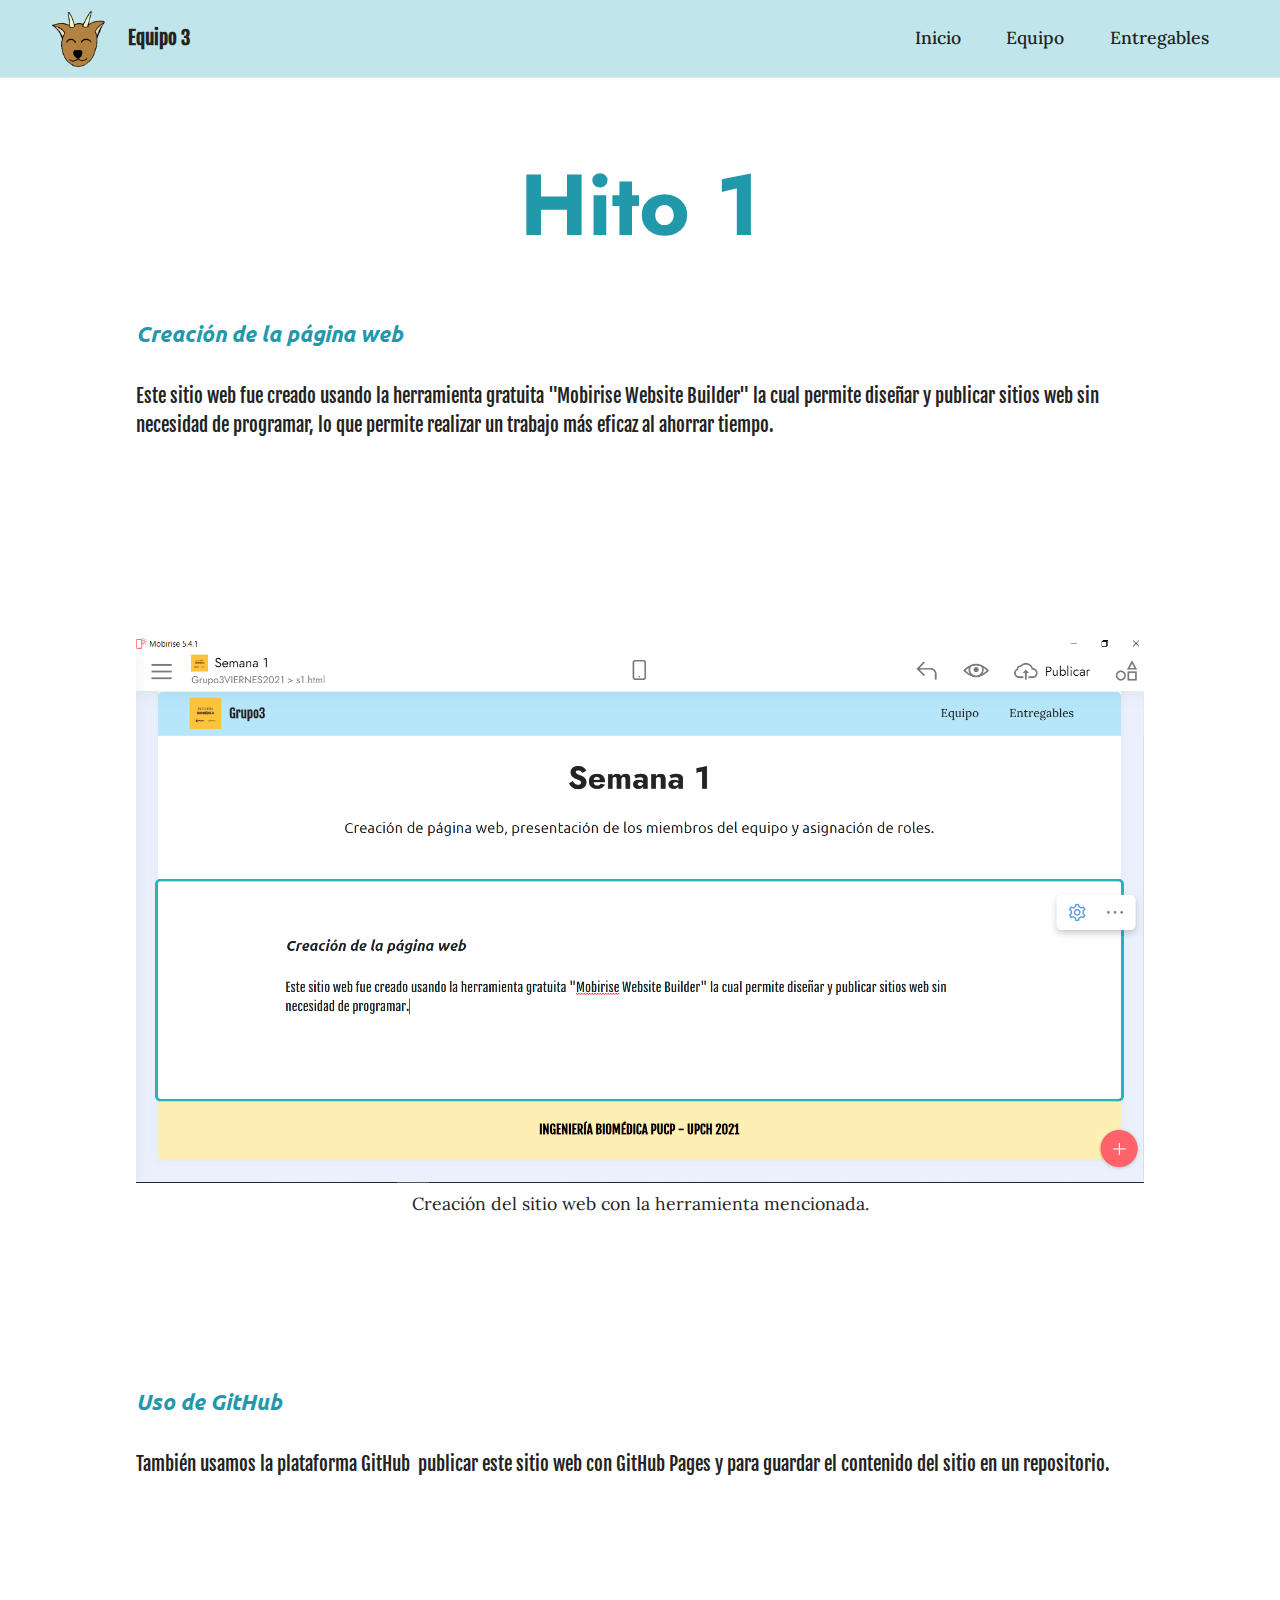
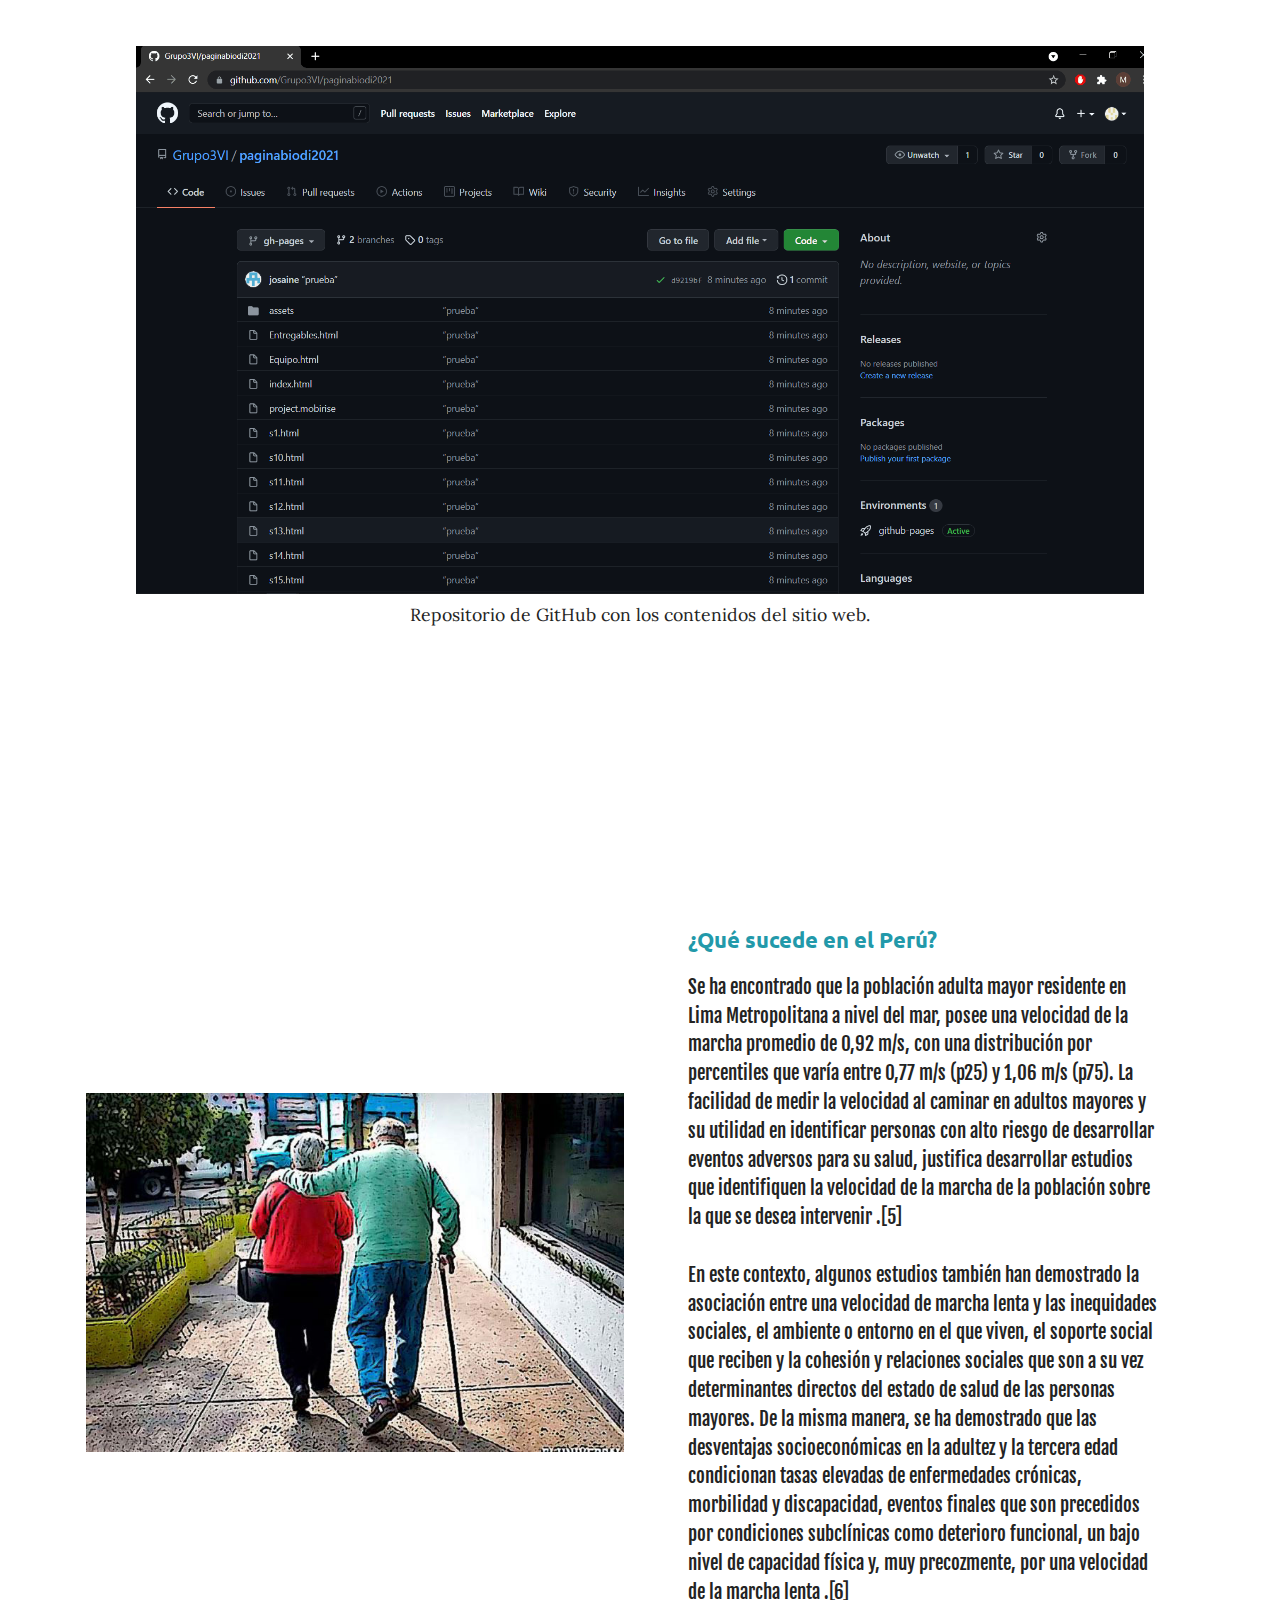
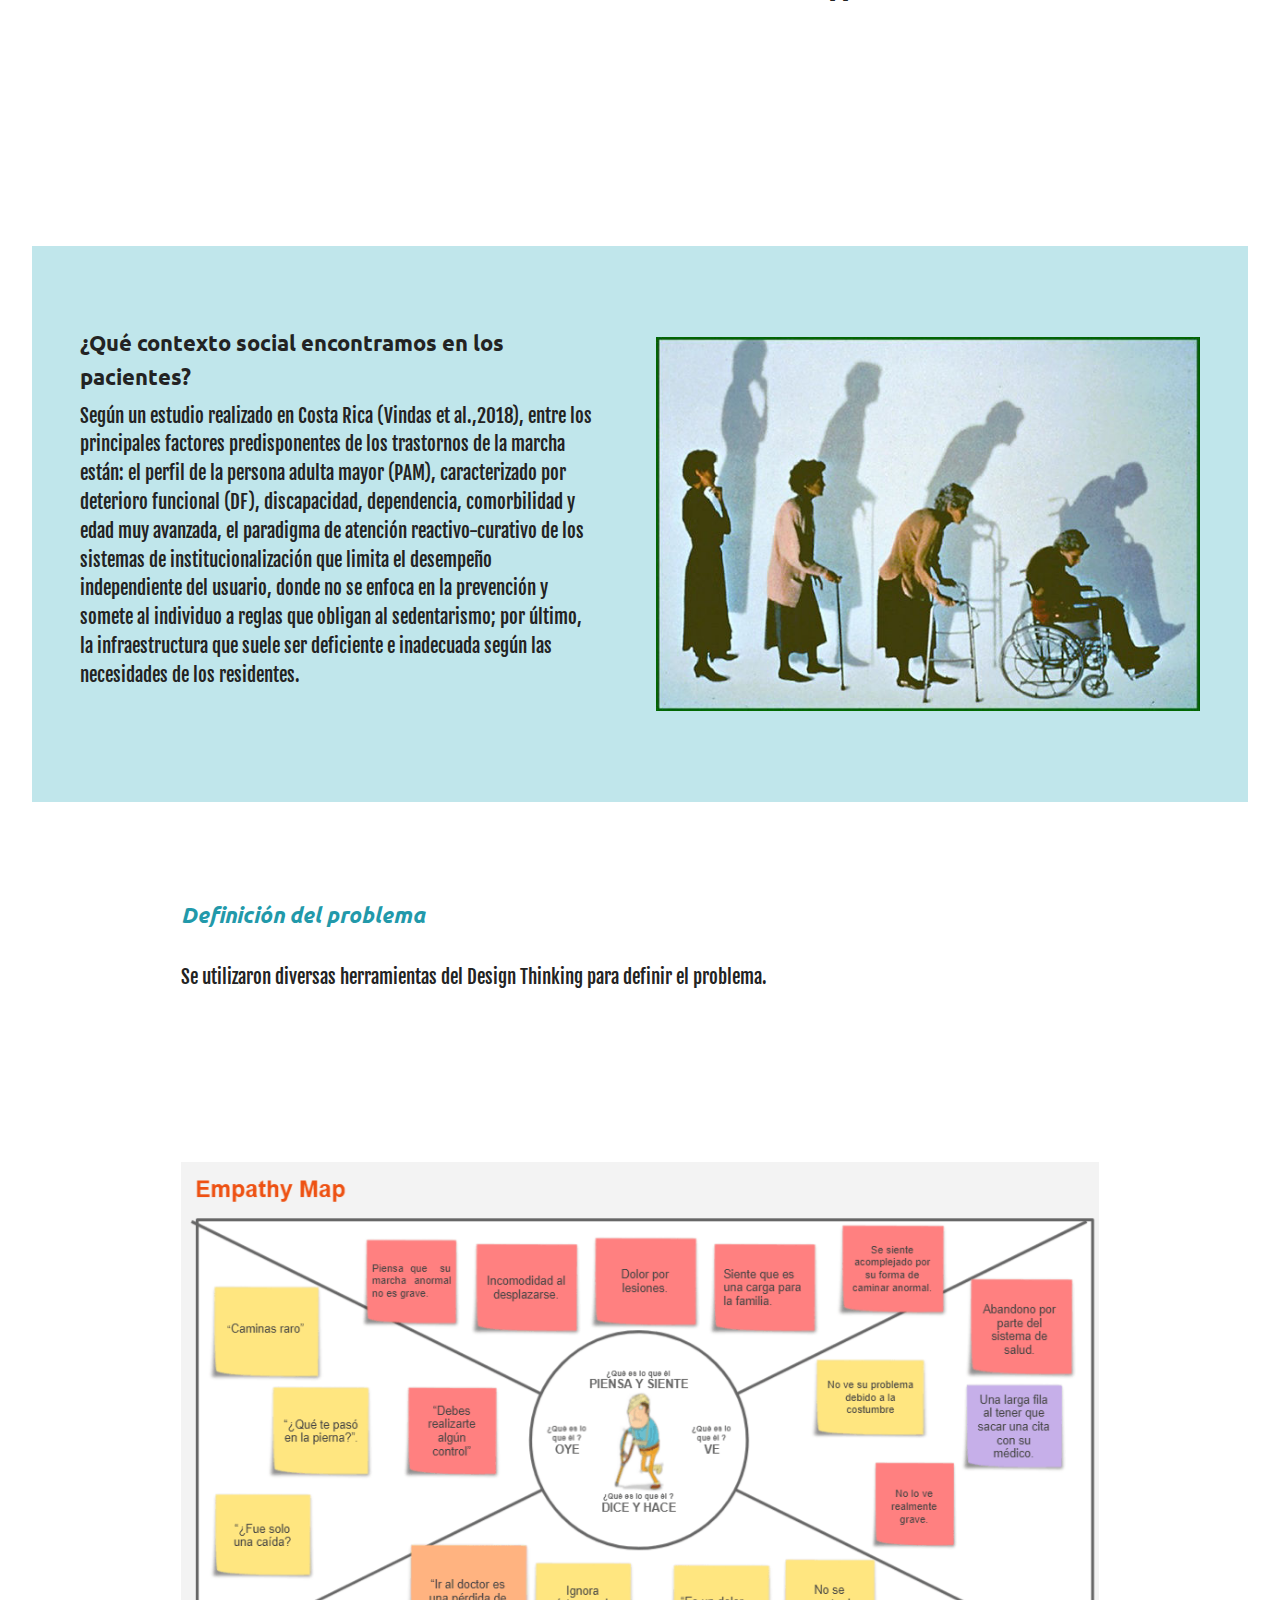
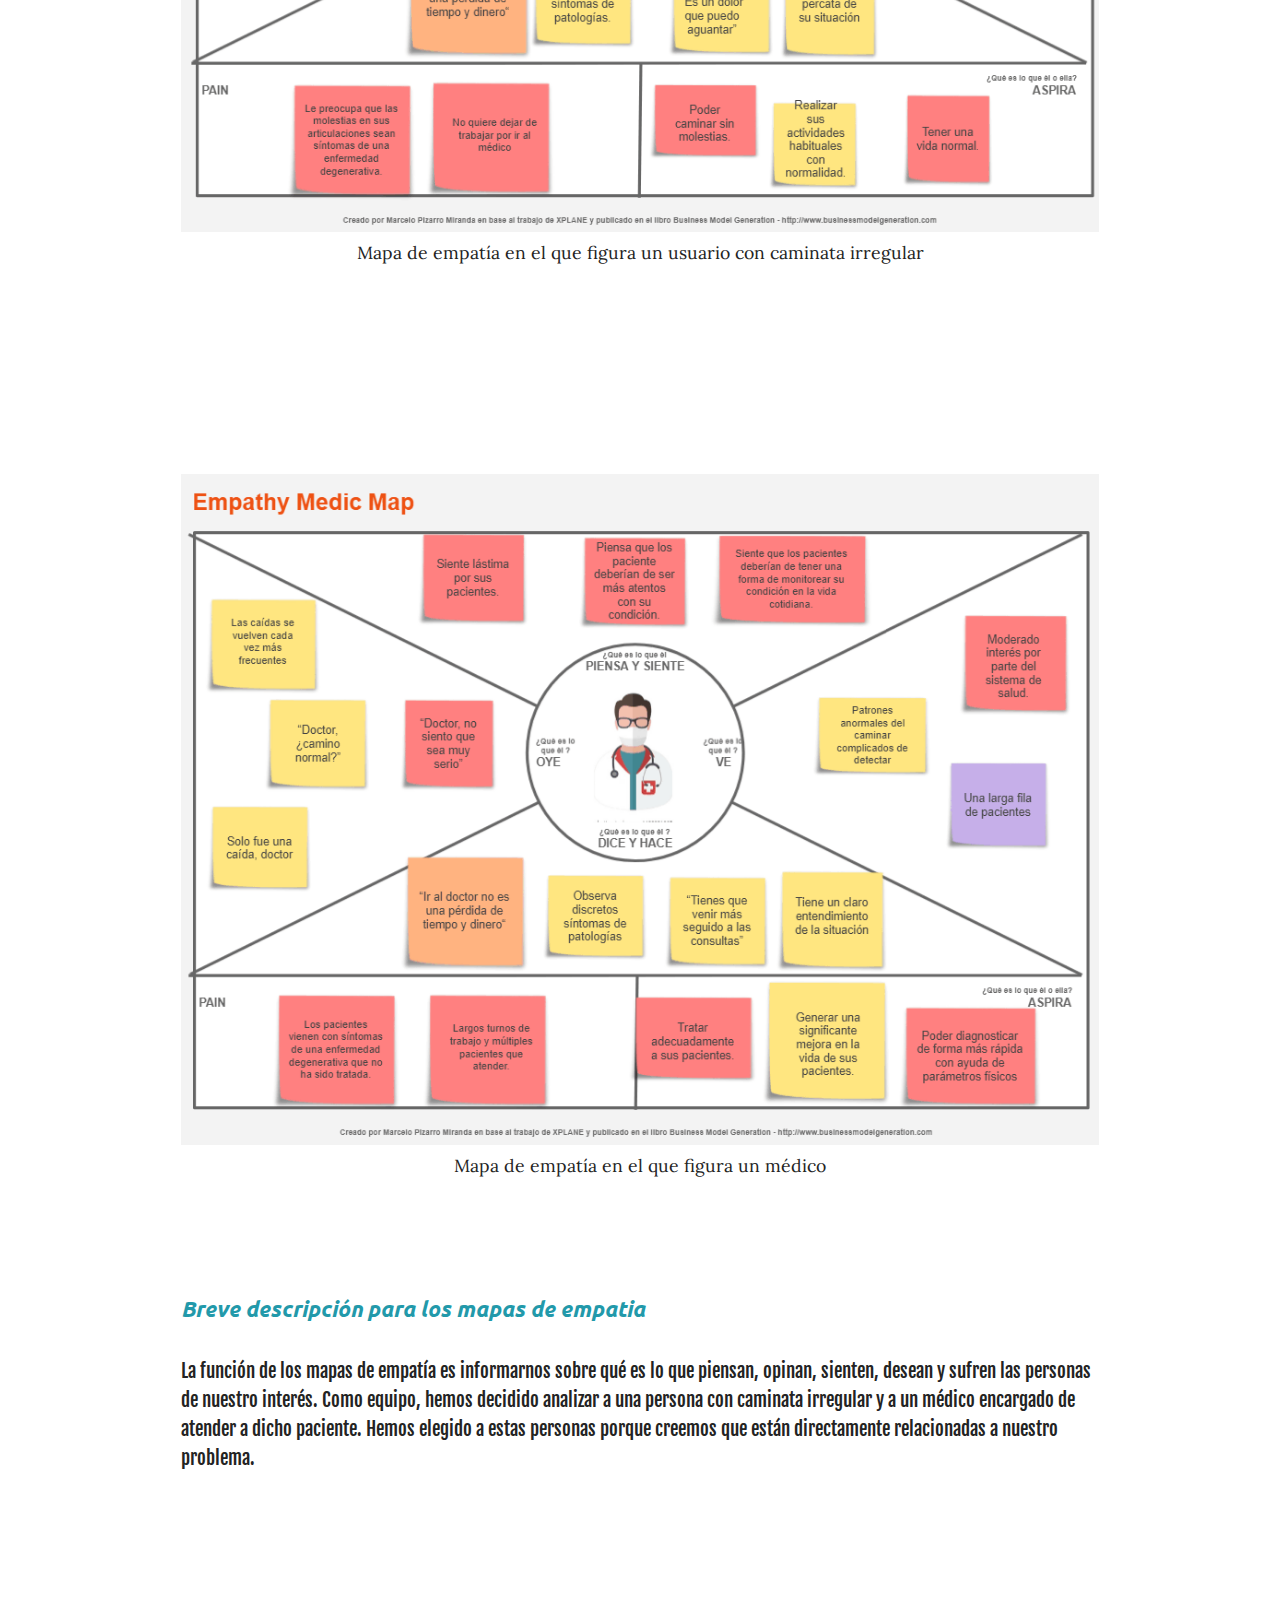
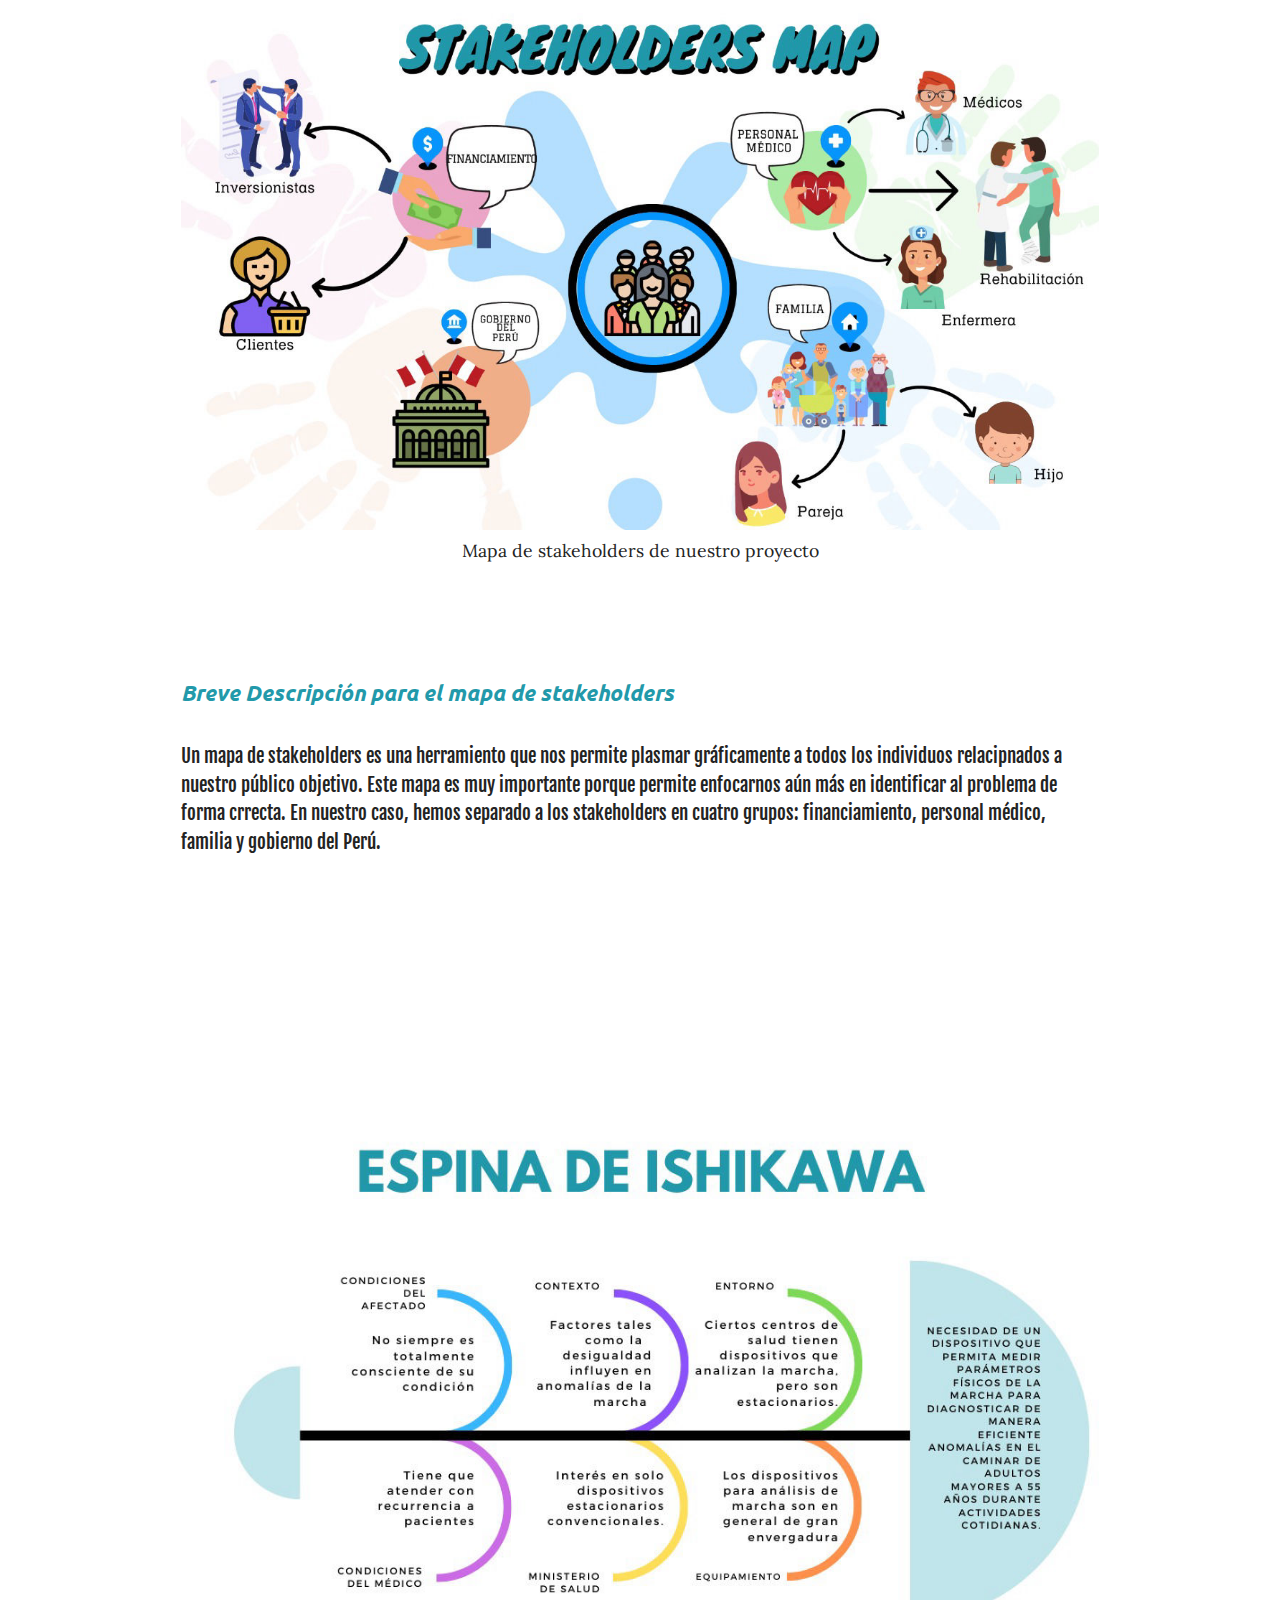
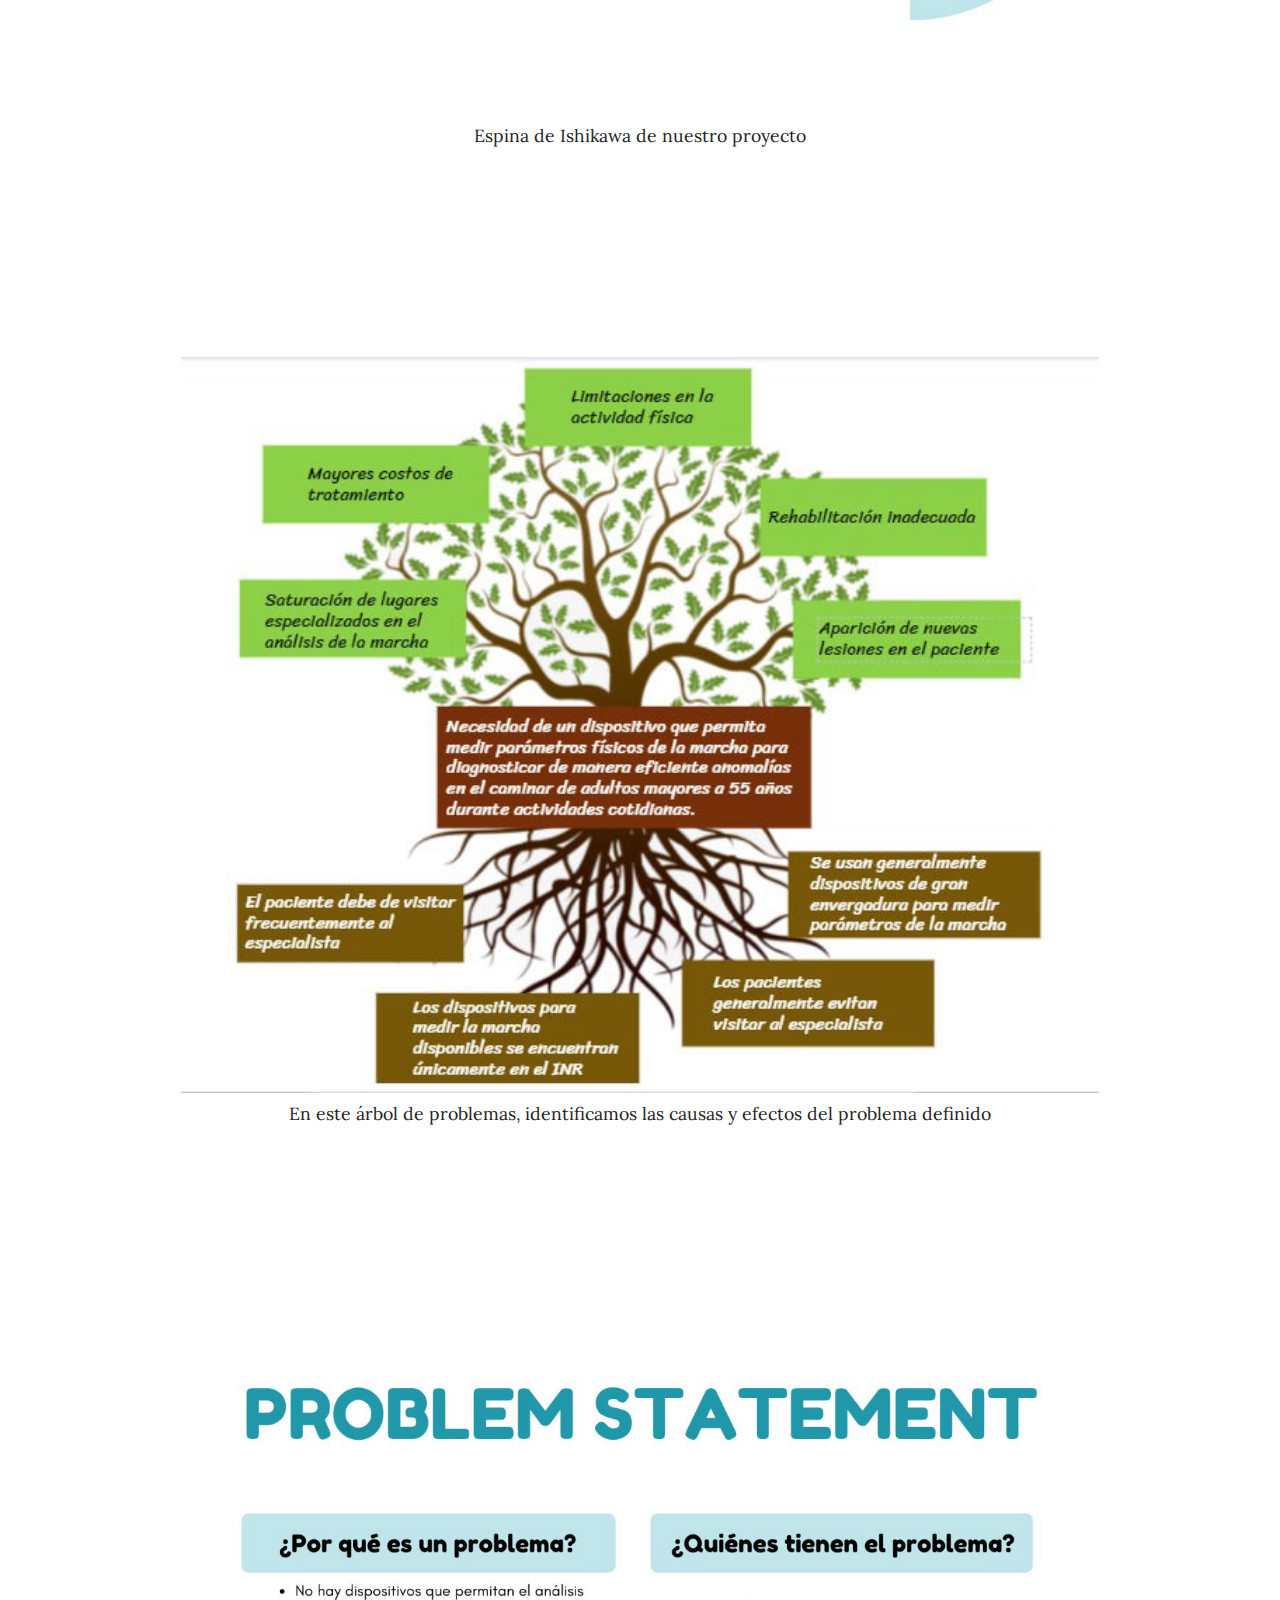
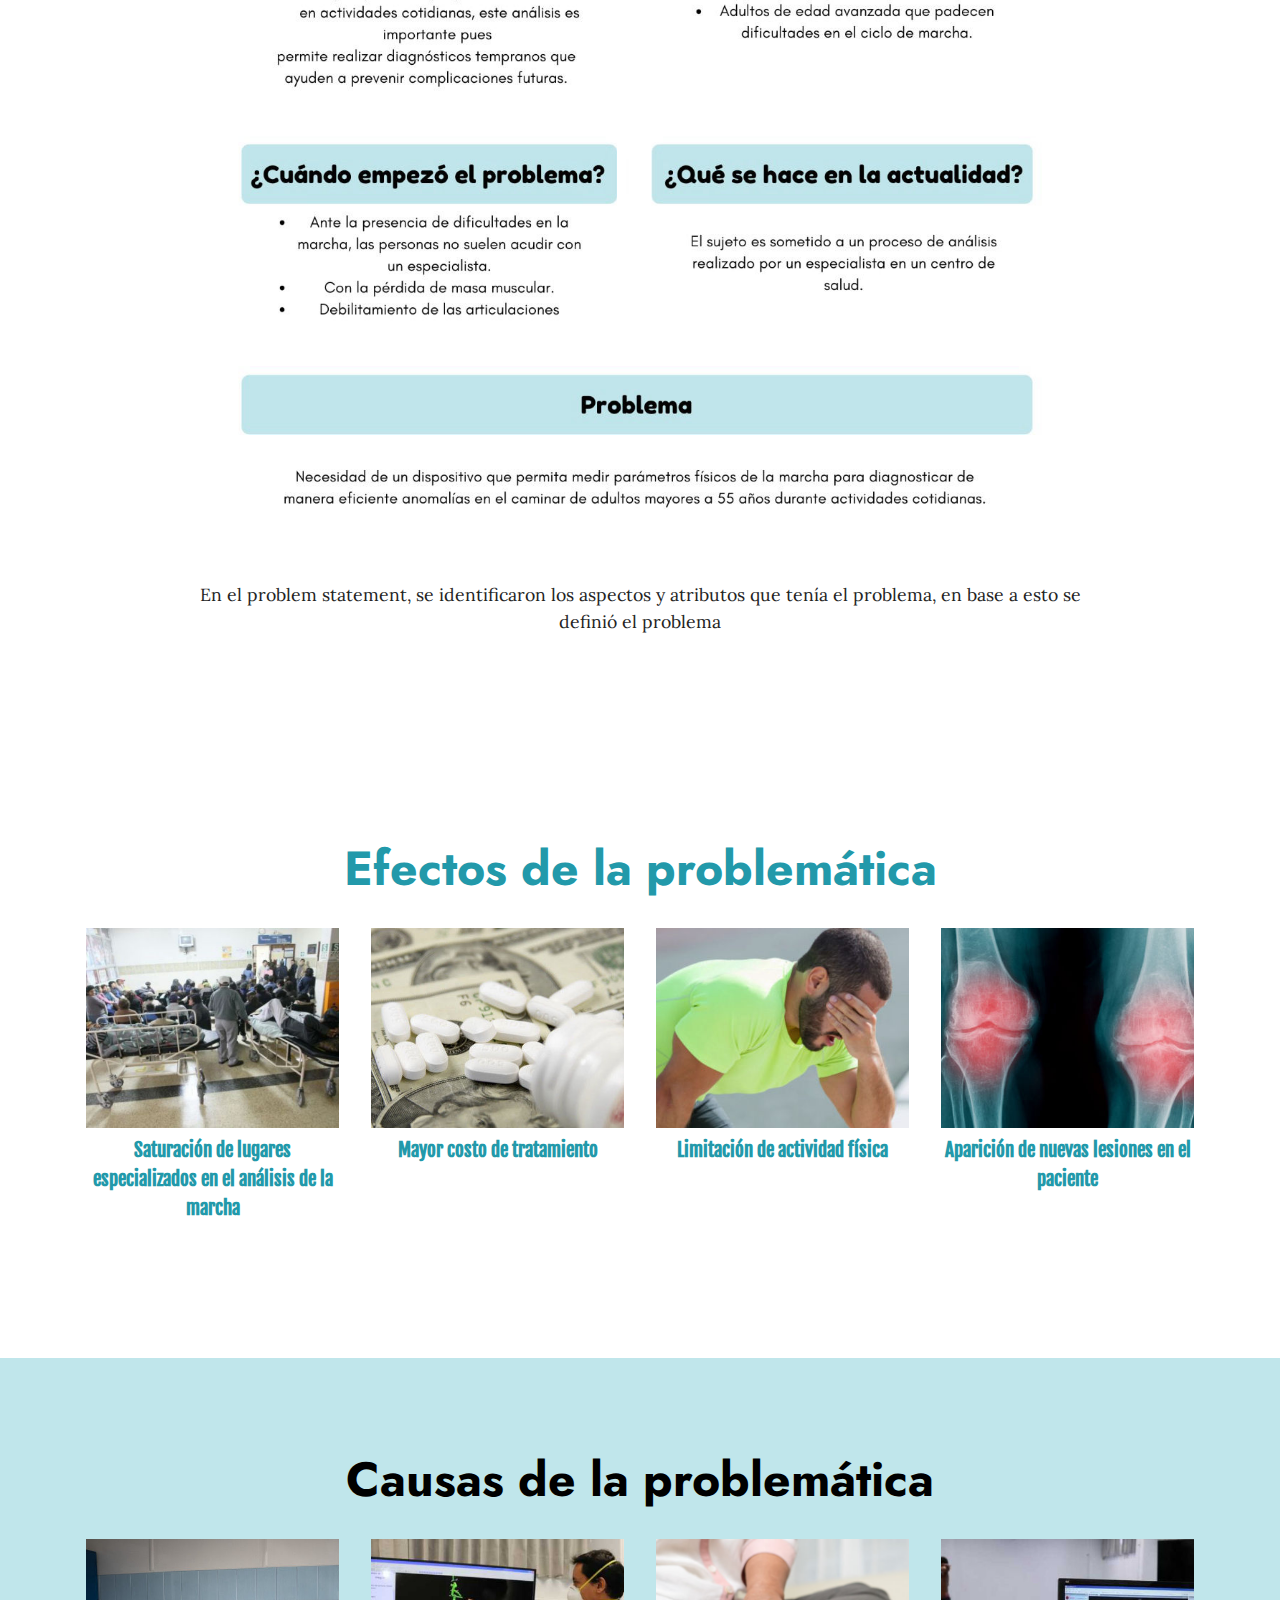
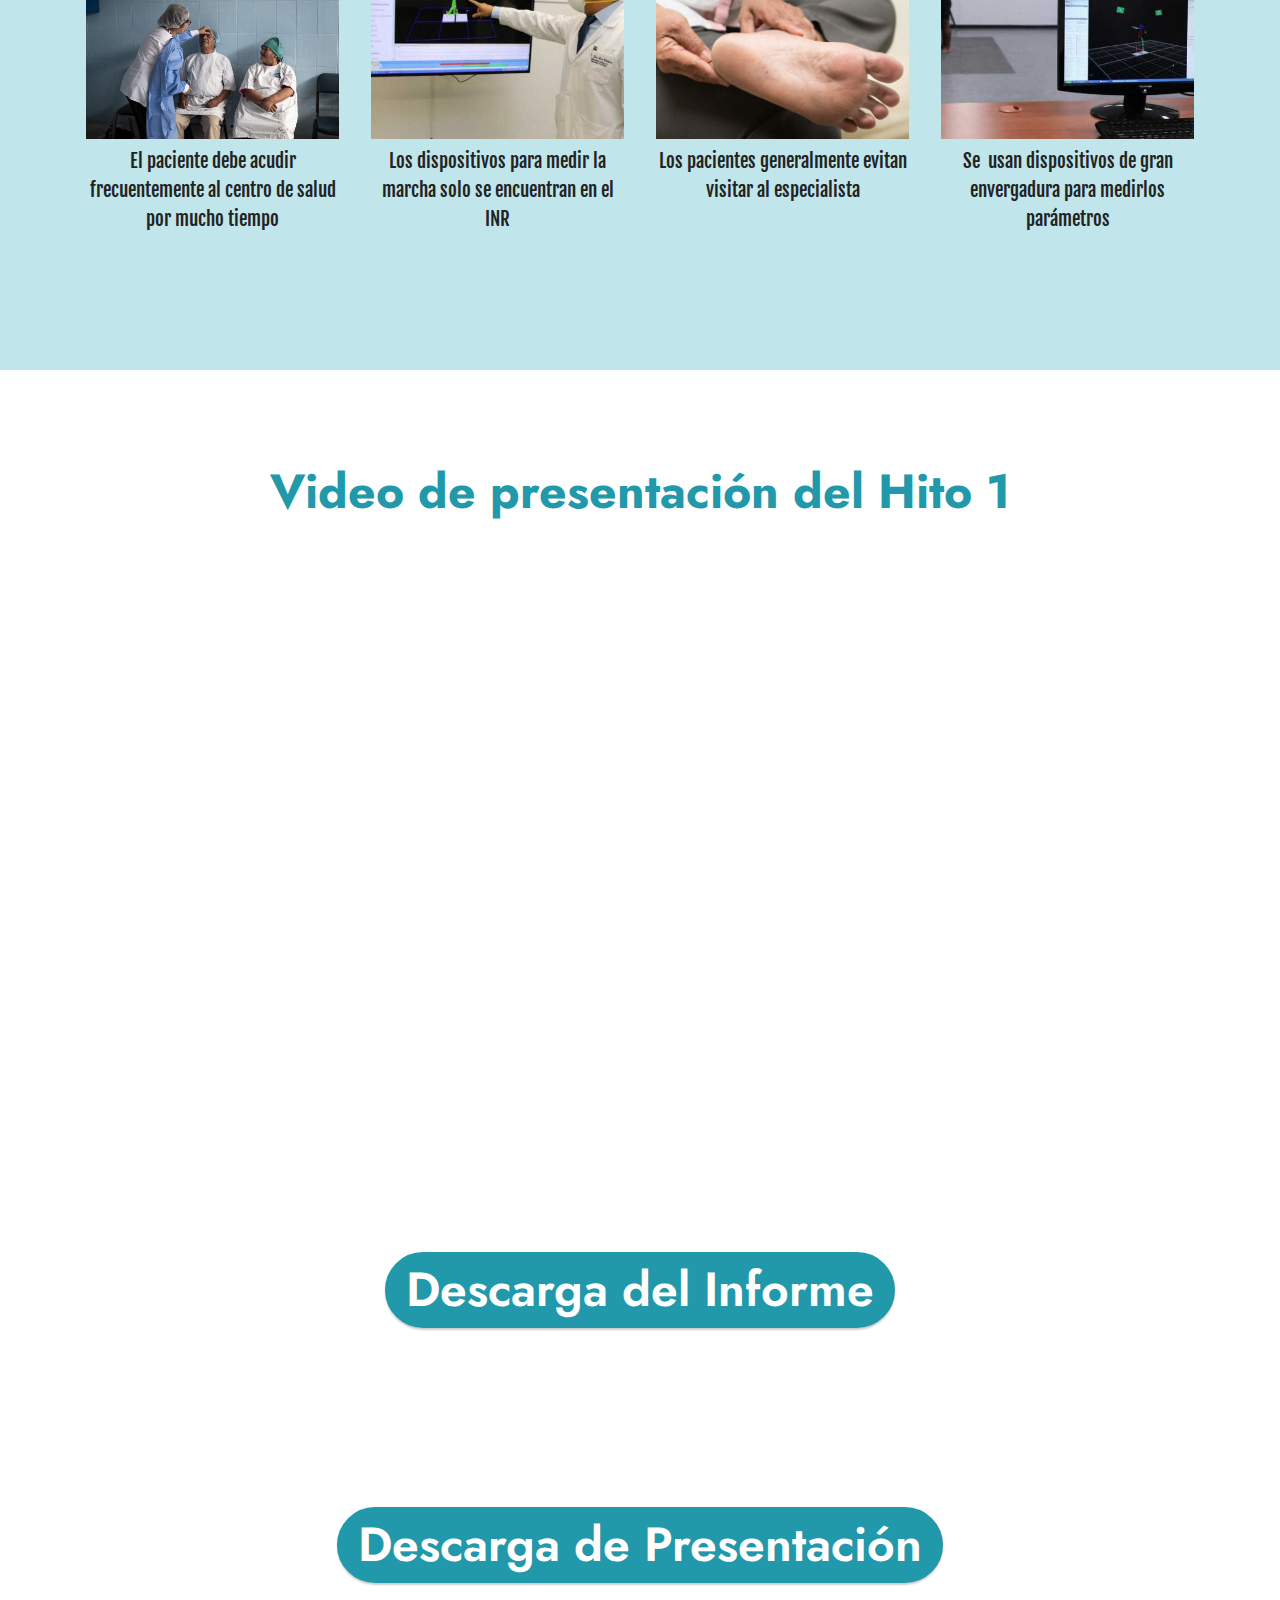
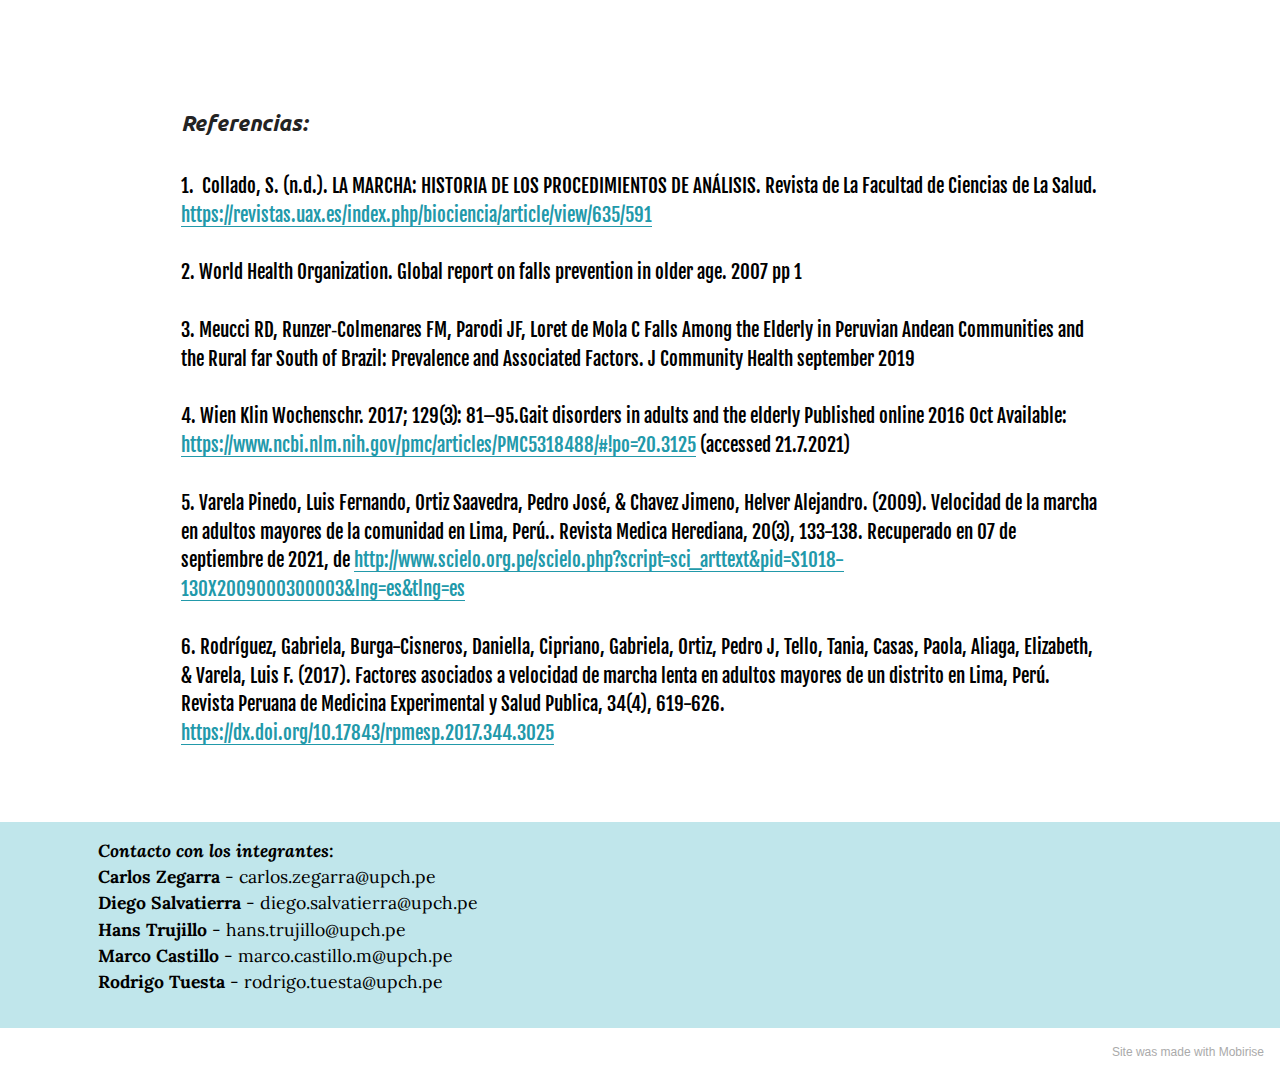
<file: h1.html>
<!DOCTYPE html>
<html  >
<head>
  <!-- Site made with Mobirise Website Builder v5.4.1, https://mobirise.com -->
  <meta charset="UTF-8">
  <meta http-equiv="X-UA-Compatible" content="IE=edge">
  <meta name="generator" content="Mobirise v5.4.1, mobirise.com">
  <meta name="viewport" content="width=device-width, initial-scale=1, minimum-scale=1">
  <link rel="shortcut icon" href="assets/images/puducarita-96x92.png" type="image/x-icon">
  <meta name="description" content="">
  
  
  <title>Hito 1</title>
  <link rel="stylesheet" href="assets/web/assets/mobirise-icons2/mobirise2.css">
  <link rel="stylesheet" href="assets/bootstrap/css/bootstrap.min.css">
  <link rel="stylesheet" href="assets/bootstrap/css/bootstrap-grid.min.css">
  <link rel="stylesheet" href="assets/bootstrap/css/bootstrap-reboot.min.css">
  <link rel="stylesheet" href="assets/dropdown/css/style.css">
  <link rel="stylesheet" href="assets/socicon/css/styles.css">
  <link rel="stylesheet" href="assets/theme/css/style.css">
  <link rel="preload" href="https://fonts.googleapis.com/css?family=Jost:100,200,300,400,500,600,700,800,900,100i,200i,300i,400i,500i,600i,700i,800i,900i&display=swap" as="style" onload="this.onload=null;this.rel='stylesheet'">
  <noscript><link rel="stylesheet" href="https://fonts.googleapis.com/css?family=Jost:100,200,300,400,500,600,700,800,900,100i,200i,300i,400i,500i,600i,700i,800i,900i&display=swap"></noscript>
  <link rel="preload" href="https://fonts.googleapis.com/css?family=Ubuntu:300,300i,400,400i,500,500i,700,700i&display=swap" as="style" onload="this.onload=null;this.rel='stylesheet'">
  <noscript><link rel="stylesheet" href="https://fonts.googleapis.com/css?family=Ubuntu:300,300i,400,400i,500,500i,700,700i&display=swap"></noscript>
  <link rel="preload" href="https://fonts.googleapis.com/css?family=Fjalla+One:400&display=swap" as="style" onload="this.onload=null;this.rel='stylesheet'">
  <noscript><link rel="stylesheet" href="https://fonts.googleapis.com/css?family=Fjalla+One:400&display=swap"></noscript>
  <link rel="preload" href="https://fonts.googleapis.com/css?family=Lora:400,500,600,700,400i,500i,600i,700i&display=swap" as="style" onload="this.onload=null;this.rel='stylesheet'">
  <noscript><link rel="stylesheet" href="https://fonts.googleapis.com/css?family=Lora:400,500,600,700,400i,500i,600i,700i&display=swap"></noscript>
  <link rel="preload" as="style" href="assets/mobirise/css/mbr-additional.css"><link rel="stylesheet" href="assets/mobirise/css/mbr-additional.css" type="text/css">
  
  
  
  
</head>
<body>
  
  <section data-bs-version="5.1" class="menu cid-s48OLK6784" once="menu" id="menu1-19">
    
    <nav class="navbar navbar-dropdown navbar-expand-lg">
        <div class="container-fluid">
            <div class="navbar-brand">
                <span class="navbar-logo">
                    <a href="index.html">
                        <img src="assets/images/puducarita-96x92.png" alt="Mobirise" style="height: 3.8rem;">
                    </a>
                </span>
                <span class="navbar-caption-wrap"><a class="navbar-caption text-black text-primary display-7" href="index.html">&nbsp;Equipo 3</a></span>
            </div>
            <button class="navbar-toggler" type="button" data-toggle="collapse" data-bs-toggle="collapse" data-target="#navbarSupportedContent" data-bs-target="#navbarSupportedContent" aria-controls="navbarNavAltMarkup" aria-expanded="false" aria-label="Toggle navigation">
                <div class="hamburger">
                    <span></span>
                    <span></span>
                    <span></span>
                    <span></span>
                </div>
            </button>
            <div class="collapse navbar-collapse" id="navbarSupportedContent">
                <ul class="navbar-nav nav-dropdown nav-right" data-app-modern-menu="true"><li class="nav-item"><a class="nav-link link text-black text-primary display-4" href="index.html">Inicio</a></li><li class="nav-item"><a class="nav-link link text-black text-primary display-4" href="Equipo.html">Equipo</a></li><li class="nav-item"><a class="nav-link link text-black text-primary display-4" href="Entregables.html">Entregables</a></li></ul>
                
                
            </div>
        </div>
    </nav>

</section>

<section data-bs-version="5.1" class="content4 cid-sIpPjNR5HL" id="content4-1b">
    
    
    <div class="container">
        <div class="row justify-content-center">
            <div class="title col-md-12 col-lg-10">
                <h3 class="mbr-section-title mbr-fonts-style align-center mb-4 display-1">
                    <strong>Hito 1</strong></h3>
                
                
            </div>
        </div>
    </div>
</section>

<section data-bs-version="5.1" class="content5 cid-sIpUXRoNf5" id="content5-2l">
    
    <div class="container-fluid">
        <div class="row justify-content-center">
            <div class="col-md-12 col-lg-10">
                
                <h4 class="mbr-section-subtitle mbr-fonts-style mb-4 display-5"><em><strong>Creación de la página web</strong></em></h4>
                <p class="mbr-text mbr-fonts-style display-7">Este sitio web fue creado usando la herramienta gratuita "Mobirise Website Builder" la cual permite diseñar y publicar sitios web sin necesidad de programar, lo que permite realizar un trabajo más eficaz al ahorrar tiempo.<br><br></p>
            </div>
        </div>
    </div>
</section>

<section data-bs-version="5.1" class="image3 cid-sIpYhQQnYz mbr-fullscreen" id="image3-2m">
    

    

    <div class="container-fluid">
        <div class="row justify-content-center">
            <div class="col-12 col-lg-10">
                <div class="image-wrapper">
                    <img src="assets/images/mobirise1-1901x1032.png" alt="Mobirise">
                    <p class="mbr-description mbr-fonts-style mt-2 align-center display-4">
                        Creación del sitio web con la herramienta mencionada.</p>
                </div>
            </div>
        </div>
    </div>
</section>

<section data-bs-version="5.1" class="content5 cid-sIpZ9Pp2NZ" id="content5-2n">
    
    <div class="container-fluid">
        <div class="row justify-content-center">
            <div class="col-md-12 col-lg-10">
                
                <h4 class="mbr-section-subtitle mbr-fonts-style mb-4 display-5"><em><strong>Uso de GitHub</strong></em></h4>
                <p class="mbr-text mbr-fonts-style display-7">También usamos la plataforma GitHub&nbsp; publicar este sitio web con GitHub Pages y para guardar el contenido del sitio en un repositorio.</p>
            </div>
        </div>
    </div>
</section>

<section data-bs-version="5.1" class="image3 cid-sIpZAZVGZ4 mbr-fullscreen" id="image3-2o">
    

    

    <div class="container-fluid">
        <div class="row justify-content-center">
            <div class="col-12 col-lg-10">
                <div class="image-wrapper">
                    <img src="assets/images/subida-a-github-1891x1029.png" alt="Mobirise">
                    <p class="mbr-description mbr-fonts-style mt-2 align-center display-4">Repositorio de GitHub con los contenidos del sitio web.</p>
                </div>
            </div>
        </div>
    </div>
</section>

<section data-bs-version="5.1" class="image1 cid-sKPMEJnjWw" id="image1-42">
    

    

    <div class="container">
        <div class="row align-items-center">
            <div class="col-12 col-lg-6">
                <div class="image-wrapper">
                    <img src="assets/images/ancianoslima-760x507.jpg" alt="Mobirise">
                    
                </div>
            </div>
            <div class="col-12 col-lg">
                <div class="text-wrapper">
                    <h3 class="mbr-section-title mbr-fonts-style mb-3 display-5"><strong>¿Qué sucede en el Perú?</strong></h3>
                    <p class="mbr-text mbr-fonts-style display-7">Se ha encontrado que la población adulta mayor residente en Lima Metropolitana a nivel del mar, posee una velocidad de la marcha promedio de 0,92 m/s, con una distribución por percentiles que varía entre 0,77 m/s (p25) y 1,06 m/s (p75). La facilidad de medir la velocidad al caminar en adultos mayores y su utilidad en identificar personas con alto riesgo de desarrollar eventos adversos para su salud, justifica desarrollar estudios que identifiquen la velocidad de la marcha de la población sobre la que se desea intervenir .[5]
<br>
<br>En este contexto, algunos estudios también han demostrado la asociación entre una velocidad de marcha lenta y las inequidades sociales, el ambiente o entorno en el que viven, el soporte social que reciben y la cohesión y relaciones sociales que son a su vez determinantes directos del estado de salud de las personas mayores. De la misma manera, se ha demostrado que las desventajas socioeconómicas en la adultez y la tercera edad condicionan tasas elevadas de enfermedades crónicas, morbilidad y discapacidad, eventos finales que son precedidos por condiciones subclínicas como deterioro funcional, un bajo nivel de capacidad física y, muy precozmente, por una velocidad de la marcha lenta .[6]</p>
                </div>
            </div>
        </div>
    </div>
</section>

<section data-bs-version="5.1" class="features15 cid-sKPXS7TZdq" id="features16-43">

    

    
    <div class="container-fluid">
        <div class="content-wrapper">
            <div class="row align-items-center">
                <div class="col-12 col-lg">
                    <div class="text-wrapper">
                        <h6 class="card-title mbr-fonts-style display-5"><strong>¿Qué contexto social encontramos en los pacientes?</strong></h6>
                        <p class="mbr-text mbr-fonts-style mb-4 display-7">
                            Según  un estudio realizado en Costa Rica (Vindas et al.,2018), entre los principales factores predisponentes de los trastornos de la marcha están: el perfil de la persona adulta mayor (PAM), caracterizado por deterioro funcional (DF), discapacidad, dependencia, comorbilidad y edad muy avanzada,  el paradigma de atención reactivo-curativo de los sistemas de institucionalización que limita el desempeño independiente del usuario, donde no se enfoca en la prevención y somete al individuo a reglas que obligan al sedentarismo; por último, la infraestructura que  suele ser deficiente e inadecuada según las necesidades de los residentes.&nbsp;</p>
                        
                    </div>
                </div>
                <div class="col-12 col-lg-6">
                    <div class="image-wrapper">
                        <img src="assets/images/deterioro-funcional-627x431.jpg" alt="Mobirise">
                    </div>
                </div>
            </div>
        </div>
    </div>
</section>

<section data-bs-version="5.1" class="content5 cid-sK4AMF5sOv" id="content5-3q">
    
    <div class="container">
        <div class="row justify-content-center">
            <div class="col-md-12 col-lg-10">
                
                <h4 class="mbr-section-subtitle mbr-fonts-style mb-4 display-5"><em><strong>Definición del problema</strong></em></h4>
                <p class="mbr-text mbr-fonts-style display-7">Se utilizaron diversas herramientas del Design Thinking para definir el problema.<br><br><br></p>
            </div>
        </div>
    </div>
</section>

<section data-bs-version="5.1" class="image3 cid-sJVaieRnm1" id="image3-3d">
    

    

    <div class="container">
        <div class="row justify-content-center">
            <div class="col-12 col-lg-10">
                <div class="image-wrapper">
                    <img src="assets/images/mapa-empatia-994x726.png" alt="Mobirise">
                    <p class="mbr-description mbr-fonts-style mt-2 align-center display-4">
                        Mapa de empatía en el que figura un usuario con caminata irregular</p>
                </div>
            </div>
        </div>
    </div>
</section>

<section data-bs-version="5.1" class="image3 cid-sJVaiZdjXP" id="image3-3e">
    

    

    <div class="container">
        <div class="row justify-content-center">
            <div class="col-12 col-lg-10">
                <div class="image-wrapper">
                    <img src="assets/images/empatia-doctor-996x728.png" alt="Mobirise">
                    <p class="mbr-description mbr-fonts-style mt-2 align-center display-4">
                        Mapa de empatía en el que figura un médico</p>
                </div>
            </div>
        </div>
    </div>
</section>

<section data-bs-version="5.1" class="content5 cid-sKPAKaek3h" id="content5-3z">
    
    <div class="container">
        <div class="row justify-content-center">
            <div class="col-md-12 col-lg-10">
                
                <h4 class="mbr-section-subtitle mbr-fonts-style mb-4 display-5"><strong><em>Breve descripción para los mapas de empatia</em></strong></h4>
                <p class="mbr-text mbr-fonts-style display-7">La función de los mapas de empatía es informarnos sobre qué es lo que piensan, opinan, sienten, desean y sufren  las personas de nuestro interés. Como equipo, hemos decidido analizar a una persona con caminata irregular  y a un médico encargado de atender a dicho paciente. Hemos elegido a estas personas porque creemos que están directamente relacionadas a nuestro problema.<br><br></p>
            </div>
        </div>
    </div>
</section>

<section data-bs-version="5.1" class="image3 cid-sJVal94C3W" id="image3-3f">
    

    

    <div class="container">
        <div class="row justify-content-center">
            <div class="col-12 col-lg-10">
                <div class="image-wrapper">
                    <img src="assets/images/mapastakeholders-1280x720.jpg" alt="Mobirise">
                    <p class="mbr-description mbr-fonts-style mt-2 align-center display-4">Mapa de stakeholders de nuestro proyecto</p>
                </div>
            </div>
        </div>
    </div>
</section>

<section data-bs-version="5.1" class="content5 cid-sKPBtB2pSf" id="content5-40">
    
    <div class="container">
        <div class="row justify-content-center">
            <div class="col-md-12 col-lg-10">
                
                <h4 class="mbr-section-subtitle mbr-fonts-style mb-4 display-5"><strong><em>Breve Descripción para el mapa de stakeholders</em></strong></h4>
                <p class="mbr-text mbr-fonts-style display-7">Un mapa de stakeholders  es una herramiento que nos permite plasmar gráficamente a todos los individuos relacipnados a nuestro público objetivo. Este mapa es muy importante porque permite enfocarnos aún más  en identificar al problema de forma crrecta. En nuestro caso, hemos separado a los stakeholders en cuatro grupos: financiamiento, personal médico, familia y gobierno del Perú.<br><br><br></p>
            </div>
        </div>
    </div>
</section>

<section data-bs-version="5.1" class="image3 cid-sJVam8UYSQ" id="image3-3g">
    

    

    <div class="container">
        <div class="row justify-content-center">
            <div class="col-12 col-lg-10">
                <div class="image-wrapper">
                    <img src="assets/images/espinaishikawa-1-1024x768.jpg" alt="Mobirise">
                    <p class="mbr-description mbr-fonts-style mt-2 align-center display-4">
                        Espina de Ishikawa de nuestro proyecto</p>
                </div>
            </div>
        </div>
    </div>
</section>

<section data-bs-version="5.1" class="image3 cid-sJVamGD2BH" id="image3-3h">
    

    

    <div class="container">
        <div class="row justify-content-center">
            <div class="col-12 col-lg-10">
                <div class="image-wrapper">
                    <img src="assets/images/arbolproblemas-654x524.jpg" alt="Mobirise">
                    <p class="mbr-description mbr-fonts-style mt-2 align-center display-4">En este árbol de problemas, identificamos las causas y efectos del problema definido</p>
                </div>
            </div>
        </div>
    </div>
</section>

<section data-bs-version="5.1" class="image3 cid-sJVannPdYS" id="image3-3i">
    

    

    <div class="container">
        <div class="row justify-content-center">
            <div class="col-12 col-lg-10">
                <div class="image-wrapper">
                    <img src="assets/images/el-problem-statement-1280x1170.jpg" alt="Mobirise">
                    <p class="mbr-description mbr-fonts-style mt-2 align-center display-4">En el problem statement, se identificaron los aspectos y atributos que tenía el problema, en base a esto se definió el problema</p>
                </div>
            </div>
        </div>
    </div>
</section>

<section data-bs-version="5.1" class="gallery5 mbr-gallery cid-sKQ8Fbdwi7" id="gallery5-44">
    

    

    <div class="container">
        <div class="mbr-section-head">
            <h3 class="mbr-section-title mbr-fonts-style align-center m-0 display-2"><strong>Efectos de la problemática</strong></h3>
            
        </div>
        <div class="row mbr-gallery mt-4">
            <div class="col-12 col-md-6 col-lg-3 item gallery-image">
                <div class="item-wrapper" data-toggle="modal" data-bs-toggle="modal" data-target="#sRD9OtIUSo-modal" data-bs-target="#sRD9OtIUSo-modal">
                    <img class="w-100" src="assets/images/hospitallleno-596x334.jpg" alt="" data-slide-to="0" data-bs-slide-to="0" data-target="#lb-sRD9OtIUSo" data-bs-target="#lb-sRD9OtIUSo">
                    <div class="icon-wrapper">
                        <span class="mobi-mbri mobi-mbri-search mbr-iconfont mbr-iconfont-btn"></span>
                    </div>
                </div>
                <h6 class="mbr-item-subtitle mbr-fonts-style align-center mb-2 mt-2 display-7"><strong>Saturación de lugares especializados en el análisis de la marcha</strong></h6>
            </div>
            <div class="col-12 col-md-6 col-lg-3 item gallery-image">
                <div class="item-wrapper" data-toggle="modal" data-bs-toggle="modal" data-target="#sRD9OtIUSo-modal" data-bs-target="#sRD9OtIUSo-modal">
                    <img class="w-100" src="assets/images/costotratamiento-567x319.jpg" alt="" data-slide-to="1" data-bs-slide-to="1" data-target="#lb-sRD9OtIUSo" data-bs-target="#lb-sRD9OtIUSo">
                    <div class="icon-wrapper">
                        <span class="mobi-mbri mobi-mbri-search mbr-iconfont mbr-iconfont-btn"></span>
                    </div>
                </div>
                <h6 class="mbr-item-subtitle mbr-fonts-style align-center mb-2 mt-2 display-7"><strong>Mayor costo de tratamiento</strong></h6>
            </div>
            <div class="col-12 col-md-6 col-lg-3 item gallery-image">
                <div class="item-wrapper" data-toggle="modal" data-bs-toggle="modal" data-target="#sRD9OtIUSo-modal" data-bs-target="#sRD9OtIUSo-modal">
                    <img class="w-100" src="assets/images/tiomuriendose-596x280.jpg" alt="" data-slide-to="2" data-bs-slide-to="2" data-target="#lb-sRD9OtIUSo" data-bs-target="#lb-sRD9OtIUSo">
                    <div class="icon-wrapper">
                        <span class="mobi-mbri mobi-mbri-search mbr-iconfont mbr-iconfont-btn"></span>
                    </div>
                </div>
                <h6 class="mbr-item-subtitle mbr-fonts-style align-center mb-2 mt-2 display-7"><strong>Limitación de actividad física</strong></h6>
            </div>
            <div class="col-12 col-md-6 col-lg-3 item gallery-image">
                <div class="item-wrapper" data-toggle="modal" data-bs-toggle="modal" data-target="#sRD9OtIUSo-modal" data-bs-target="#sRD9OtIUSo-modal">
                    <img class="w-100" src="assets/images/artrosis-596x298.jpg" alt="" data-slide-to="3" data-bs-slide-to="3" data-target="#lb-sRD9OtIUSo" data-bs-target="#lb-sRD9OtIUSo">
                    <div class="icon-wrapper">
                        <span class="mobi-mbri mobi-mbri-search mbr-iconfont mbr-iconfont-btn"></span>
                    </div>
                </div>
                <h6 class="mbr-item-subtitle mbr-fonts-style align-center mb-2 mt-2 display-7"><strong>Aparición de nuevas lesiones en el paciente</strong></h6>
            </div>
        </div>

        <div class="modal mbr-slider" tabindex="-1" role="dialog" aria-hidden="true" id="sRD9OtIUSo-modal">
            <div class="modal-dialog" role="document">
                <div class="modal-content">
                    <div class="modal-body">
                        <div class="carousel slide" id="lb-sRD9OtIUSo" data-interval="5000" data-bs-interval="5000">
                            <div class="carousel-inner">
                                <div class="carousel-item active">
                                    <img class="d-block w-100" src="assets/images/hospitallleno-596x334.jpg" alt="">
                                </div>
                                <div class="carousel-item">
                                    <img class="d-block w-100" src="assets/images/costotratamiento-567x319.jpg" alt="">
                                </div>
                                <div class="carousel-item">
                                    <img class="d-block w-100" src="assets/images/tiomuriendose-596x280.jpg" alt="">
                                </div>
                                <div class="carousel-item">
                                    <img class="d-block w-100" src="assets/images/artrosis-596x298.jpg" alt="">
                                </div>
                            </div>
                            <ol class="carousel-indicators">
                                <li data-slide-to="0" data-bs-slide-to="0" class="active" data-target="#lb-sRD9OtIUSo" data-bs-target="#lb-sRD9OtIUSo"></li>
                                <li data-slide-to="1" data-bs-slide-to="1" data-target="#lb-sRD9OtIUSo" data-bs-target="#lb-sRD9OtIUSo"></li>
                                <li data-slide-to="2" data-bs-slide-to="2" data-target="#lb-sRD9OtIUSo" data-bs-target="#lb-sRD9OtIUSo"></li>
                                <li data-slide-to="3" data-bs-slide-to="3" data-target="#lb-sRD9OtIUSo" data-bs-target="#lb-sRD9OtIUSo"></li>
                            </ol>
                            <a role="button" href="" class="close" data-dismiss="modal" data-bs-dismiss="modal" aria-label="Close">
                            </a>
                            <a class="carousel-control-prev carousel-control" role="button" data-slide="prev" data-bs-slide="prev" href="#lb-sRD9OtIUSo">
                                <span class="mobi-mbri mobi-mbri-arrow-prev" aria-hidden="true"></span>
                                <span class="sr-only visually-hidden">Previous</span>
                            </a>
                            <a class="carousel-control-next carousel-control" role="button" data-slide="next" data-bs-slide="next" href="#lb-sRD9OtIUSo">
                                <span class="mobi-mbri mobi-mbri-arrow-next" aria-hidden="true"></span>
                                <span class="sr-only visually-hidden">Next</span>
                            </a>
                        </div>
                    </div>
                </div>
            </div>
        </div>
    </div>
</section>

<section data-bs-version="5.1" class="gallery5 mbr-gallery cid-sKQdxBkplR" id="gallery5-45">
    

    

    <div class="container">
        <div class="mbr-section-head">
            <h3 class="mbr-section-title mbr-fonts-style align-center m-0 display-2"><strong>Causas de la problemática</strong></h3>
            
        </div>
        <div class="row mbr-gallery mt-4">
            <div class="col-12 col-md-6 col-lg-3 item gallery-image">
                <div class="item-wrapper" data-toggle="modal" data-bs-toggle="modal" data-target="#sRD9OuwHPi-modal" data-bs-target="#sRD9OuwHPi-modal">
                    <img class="w-100" src="assets/images/visitaconstante-596x397.jpg" alt="" data-slide-to="0" data-bs-slide-to="0" data-target="#lb-sRD9OuwHPi" data-bs-target="#lb-sRD9OuwHPi">
                    <div class="icon-wrapper">
                        <span class="mobi-mbri mobi-mbri-search mbr-iconfont mbr-iconfont-btn"></span>
                    </div>
                </div>
                <h6 class="mbr-item-subtitle mbr-fonts-style align-center mb-2 mt-2 display-7">El paciente debe acudir frecuentemente al centro de salud por mucho tiempo</h6>
            </div>
            <div class="col-12 col-md-6 col-lg-3 item gallery-image">
                <div class="item-wrapper" data-toggle="modal" data-bs-toggle="modal" data-target="#sRD9OuwHPi-modal" data-bs-target="#sRD9OuwHPi-modal">
                    <img class="w-100" src="assets/images/inrlabmarcha-596x335.jpg" alt="" data-slide-to="1" data-bs-slide-to="1" data-target="#lb-sRD9OuwHPi" data-bs-target="#lb-sRD9OuwHPi">
                    <div class="icon-wrapper">
                        <span class="mobi-mbri mobi-mbri-search mbr-iconfont mbr-iconfont-btn"></span>
                    </div>
                </div>
                <h6 class="mbr-item-subtitle mbr-fonts-style align-center mb-2 mt-2 display-7">Los dispositivos para medir la marcha solo se encuentran en el INR</h6>
            </div>
            <div class="col-12 col-md-6 col-lg-3 item gallery-image">
                <div class="item-wrapper" data-toggle="modal" data-bs-toggle="modal" data-target="#sRD9OuwHPi-modal" data-bs-target="#sRD9OuwHPi-modal">
                    <img class="w-100" src="assets/images/imagenpie-596x420.jpg" alt="" data-slide-to="2" data-bs-slide-to="2" data-target="#lb-sRD9OuwHPi" data-bs-target="#lb-sRD9OuwHPi">
                    <div class="icon-wrapper">
                        <span class="mobi-mbri mobi-mbri-search mbr-iconfont mbr-iconfont-btn"></span>
                    </div>
                </div>
                <h6 class="mbr-item-subtitle mbr-fonts-style align-center mb-2 mt-2 display-7">Los pacientes generalmente evitan visitar al especialista</h6>
            </div>
            <div class="col-12 col-md-6 col-lg-3 item gallery-image">
                <div class="item-wrapper" data-toggle="modal" data-bs-toggle="modal" data-target="#sRD9OuwHPi-modal" data-bs-target="#sRD9OuwHPi-modal">
                    <img class="w-100" src="assets/images/laboratorio2-596x335.jpg" alt="" data-slide-to="3" data-bs-slide-to="3" data-target="#lb-sRD9OuwHPi" data-bs-target="#lb-sRD9OuwHPi">
                    <div class="icon-wrapper">
                        <span class="mobi-mbri mobi-mbri-search mbr-iconfont mbr-iconfont-btn"></span>
                    </div>
                </div>
                <h6 class="mbr-item-subtitle mbr-fonts-style align-center mb-2 mt-2 display-7">Se&nbsp; usan dispositivos de gran envergadura para medirlos parámetros</h6>
            </div>
        </div>

        <div class="modal mbr-slider" tabindex="-1" role="dialog" aria-hidden="true" id="sRD9OuwHPi-modal">
            <div class="modal-dialog" role="document">
                <div class="modal-content">
                    <div class="modal-body">
                        <div class="carousel slide" id="lb-sRD9OuwHPi" data-interval="5000" data-bs-interval="5000">
                            <div class="carousel-inner">
                                <div class="carousel-item active">
                                    <img class="d-block w-100" src="assets/images/visitaconstante-596x397.jpg" alt="">
                                </div>
                                <div class="carousel-item">
                                    <img class="d-block w-100" src="assets/images/inrlabmarcha-596x335.jpg" alt="">
                                </div>
                                <div class="carousel-item">
                                    <img class="d-block w-100" src="assets/images/imagenpie-596x420.jpg" alt="">
                                </div>
                                <div class="carousel-item">
                                    <img class="d-block w-100" src="assets/images/laboratorio2-596x335.jpg" alt="">
                                </div>
                            </div>
                            <ol class="carousel-indicators">
                                <li data-slide-to="0" data-bs-slide-to="0" class="active" data-target="#lb-sRD9OuwHPi" data-bs-target="#lb-sRD9OuwHPi"></li>
                                <li data-slide-to="1" data-bs-slide-to="1" data-target="#lb-sRD9OuwHPi" data-bs-target="#lb-sRD9OuwHPi"></li>
                                <li data-slide-to="2" data-bs-slide-to="2" data-target="#lb-sRD9OuwHPi" data-bs-target="#lb-sRD9OuwHPi"></li>
                                <li data-slide-to="3" data-bs-slide-to="3" data-target="#lb-sRD9OuwHPi" data-bs-target="#lb-sRD9OuwHPi"></li>
                            </ol>
                            <a role="button" href="" class="close" data-dismiss="modal" data-bs-dismiss="modal" aria-label="Close">
                            </a>
                            <a class="carousel-control-prev carousel-control" role="button" data-slide="prev" data-bs-slide="prev" href="#lb-sRD9OuwHPi">
                                <span class="mobi-mbri mobi-mbri-arrow-prev" aria-hidden="true"></span>
                                <span class="sr-only visually-hidden">Previous</span>
                            </a>
                            <a class="carousel-control-next carousel-control" role="button" data-slide="next" data-bs-slide="next" href="#lb-sRD9OuwHPi">
                                <span class="mobi-mbri mobi-mbri-arrow-next" aria-hidden="true"></span>
                                <span class="sr-only visually-hidden">Next</span>
                            </a>
                        </div>
                    </div>
                </div>
            </div>
        </div>
    </div>
</section>

<section data-bs-version="5.1" class="video2 cid-sKa4cmTUX7" id="video2-3u">
    
    
    <div class="container">
        <div class="mbr-section-head">
            <h4 class="mbr-section-title mbr-fonts-style mb-0 display-2"><strong>Video de presentación del Hito 1</strong></h4>
            
        </div>
        <div class="row justify-content-center mt-4">
            <div class="col-12 col-md-10 video-block">
                <div class="video-wrapper"><iframe class="mbr-embedded-video" src="https://www.youtube.com/embed/jYM0HpdPRsE?rel=0&amp;amp;showinfo=0&amp;autoplay=0&amp;loop=0" width="1280" height="720" frameborder="0" allowfullscreen></iframe></div>
                
            </div>
        </div>
    </div>
</section>

<section data-bs-version="5.1" class="content11 cid-sJWghh0EhK" id="content11-3p">
    
    <div class="container">
        <div class="row justify-content-center">
            <div class="col-md-12 col-lg-10">
                <div class="mbr-section-btn align-center"><a class="btn btn-info display-2" href="assets/files/Informe-Hito-1-Equipo3-PB1.docx" target="_blank">Descarga del Informe</a></div>
            </div>
        </div>
    </div>
</section>

<section data-bs-version="5.1" class="content11 cid-sKa3iCu6eT" id="content11-3t">
    
    <div class="container">
        <div class="row justify-content-center">
            <div class="col-md-12 col-lg-10">
                <div class="mbr-section-btn align-center"><a class="btn btn-info display-2" href="assets/files/Hito-1-Equipo3.pptx" target="_blank">Descarga de Presentación</a></div>
            </div>
        </div>
    </div>
</section>

<section data-bs-version="5.1" class="content5 cid-sJVaof6tRi" id="content5-3j">
    
    <div class="container">
        <div class="row justify-content-center">
            <div class="col-md-12 col-lg-10">
                
                <h4 class="mbr-section-subtitle mbr-fonts-style mb-4 display-5"><br><em><strong>Referencias:</strong></em><br></h4>
                <p class="mbr-text mbr-fonts-style display-7">1.&nbsp; Collado, S. (n.d.). LA MARCHA: HISTORIA DE LOS PROCEDIMIENTOS DE ANÁLISIS. Revista de La Facultad de Ciencias de La Salud.<br><a href="https://revistas.uax.es/index.php/biociencia/article/view/635/591" class="text-info text-primary" target="_blank">https://revistas.uax.es/index.php/biociencia/article/view/635/591</a><br><br>2. World Health Organization. Global report on falls prevention in older age. 2007 pp 1<br><br>3. Meucci RD, Runzer‑Colmenares FM, Parodi JF, Loret de Mola C Falls Among the Elderly in Peruvian Andean Communities and the Rural far South of Brazil: Prevalence and Associated Factors. J Community Health september 2019<br><br>4. Wien Klin Wochenschr. 2017; 129(3): 81–95.Gait disorders in adults and the elderly Published online 2016 Oct Available: <a href="https://www.ncbi.nlm.nih.gov/pmc/articles/PMC5318488/#!po=20.3125" class="text-info">https://www.ncbi.nlm.nih.gov/pmc/articles/PMC5318488/#!po=20.3125</a> (accessed 21.7.2021)<br><br>5. Varela Pinedo, Luis Fernando, Ortiz Saavedra, Pedro José, &amp; Chavez Jimeno, Helver Alejandro. (2009). Velocidad de la marcha en adultos mayores de la comunidad en Lima, Perú.. Revista Medica Herediana, 20(3), 133-138. Recuperado en 07 de septiembre de 2021, de <a href="http://www.scielo.org.pe/scielo.php?script=sci_arttext&pid=S1018-130X2009000300003&lng=es&tlng=es" class="text-info">http://www.scielo.org.pe/scielo.php?script=sci_arttext&amp;pid=S1018-130X2009000300003&amp;lng=es&amp;tlng=es</a><br><br>6. Rodríguez, Gabriela, Burga-Cisneros, Daniella, Cipriano, Gabriela, Ortiz, Pedro J, Tello, Tania, Casas, Paola, Aliaga, Elizabeth, &amp; Varela, Luis F. (2017). Factores asociados a velocidad de marcha lenta en adultos mayores de un distrito en Lima, Perú. Revista Peruana de Medicina Experimental y Salud Publica, 34(4), 619-626. <a href="https://dx.doi.org/10.17843/rpmesp.2017.344.3025" class="text-info">https://dx.doi.org/10.17843/rpmesp.2017.344.3025</a><br><a href="https://dx.doi.org/10.17843/rpmesp.2017.344.3025" class="text-info"><br></a><br></p>
            </div>
        </div>
    </div>
</section>

<section data-bs-version="5.1" class="footer3 cid-s48P1Icc8J" once="footers" id="footer3-1a">

    

    

    <div class="container">
        <div class="media-container-row align-center mbr-white">
            
            
            <div class="row row-copirayt">
                <p class="mbr-text mb-0 mbr-fonts-style mbr-white align-center display-4"><em><strong>Contacto con los integrantes:</strong><br></em><strong>Carlos Zegarra </strong>- carlos.zegarra@upch.pe<br><strong>Diego Salvatierra </strong>- diego.salvatierra@upch.pe<br><strong>Hans Trujillo</strong> - hans.trujillo@upch.pe
<br><strong>Marco Castillo </strong>- marco.castillo.m@upch.pe
<br><strong>Rodrigo Tuesta </strong>- rodrigo.tuesta@upch.pe</p>
            </div>
        </div>
    </div>
</section><section style="background-color: #fff; font-family: -apple-system, BlinkMacSystemFont, 'Segoe UI', 'Roboto', 'Helvetica Neue', Arial, sans-serif; color:#aaa; font-size:12px; padding: 0; align-items: center; display: flex;"><a href="https://mobirise.site/k" style="flex: 1 1; height: 3rem; padding-left: 1rem;"></a><p style="flex: 0 0 auto; margin:0; padding-right:1rem;">Site was <a href="https://mobirise.site/h" style="color:#aaa;">made with</a> Mobirise</p></section><script src="assets/bootstrap/js/bootstrap.bundle.min.js"></script>  <script src="assets/smoothscroll/smooth-scroll.js"></script>  <script src="assets/ytplayer/index.js"></script>  <script src="assets/dropdown/js/navbar-dropdown.js"></script>  <script src="assets/playervimeo/vimeo_player.js"></script>  <script src="assets/theme/js/script.js"></script>  
  
  
</body>
</html>
</file>
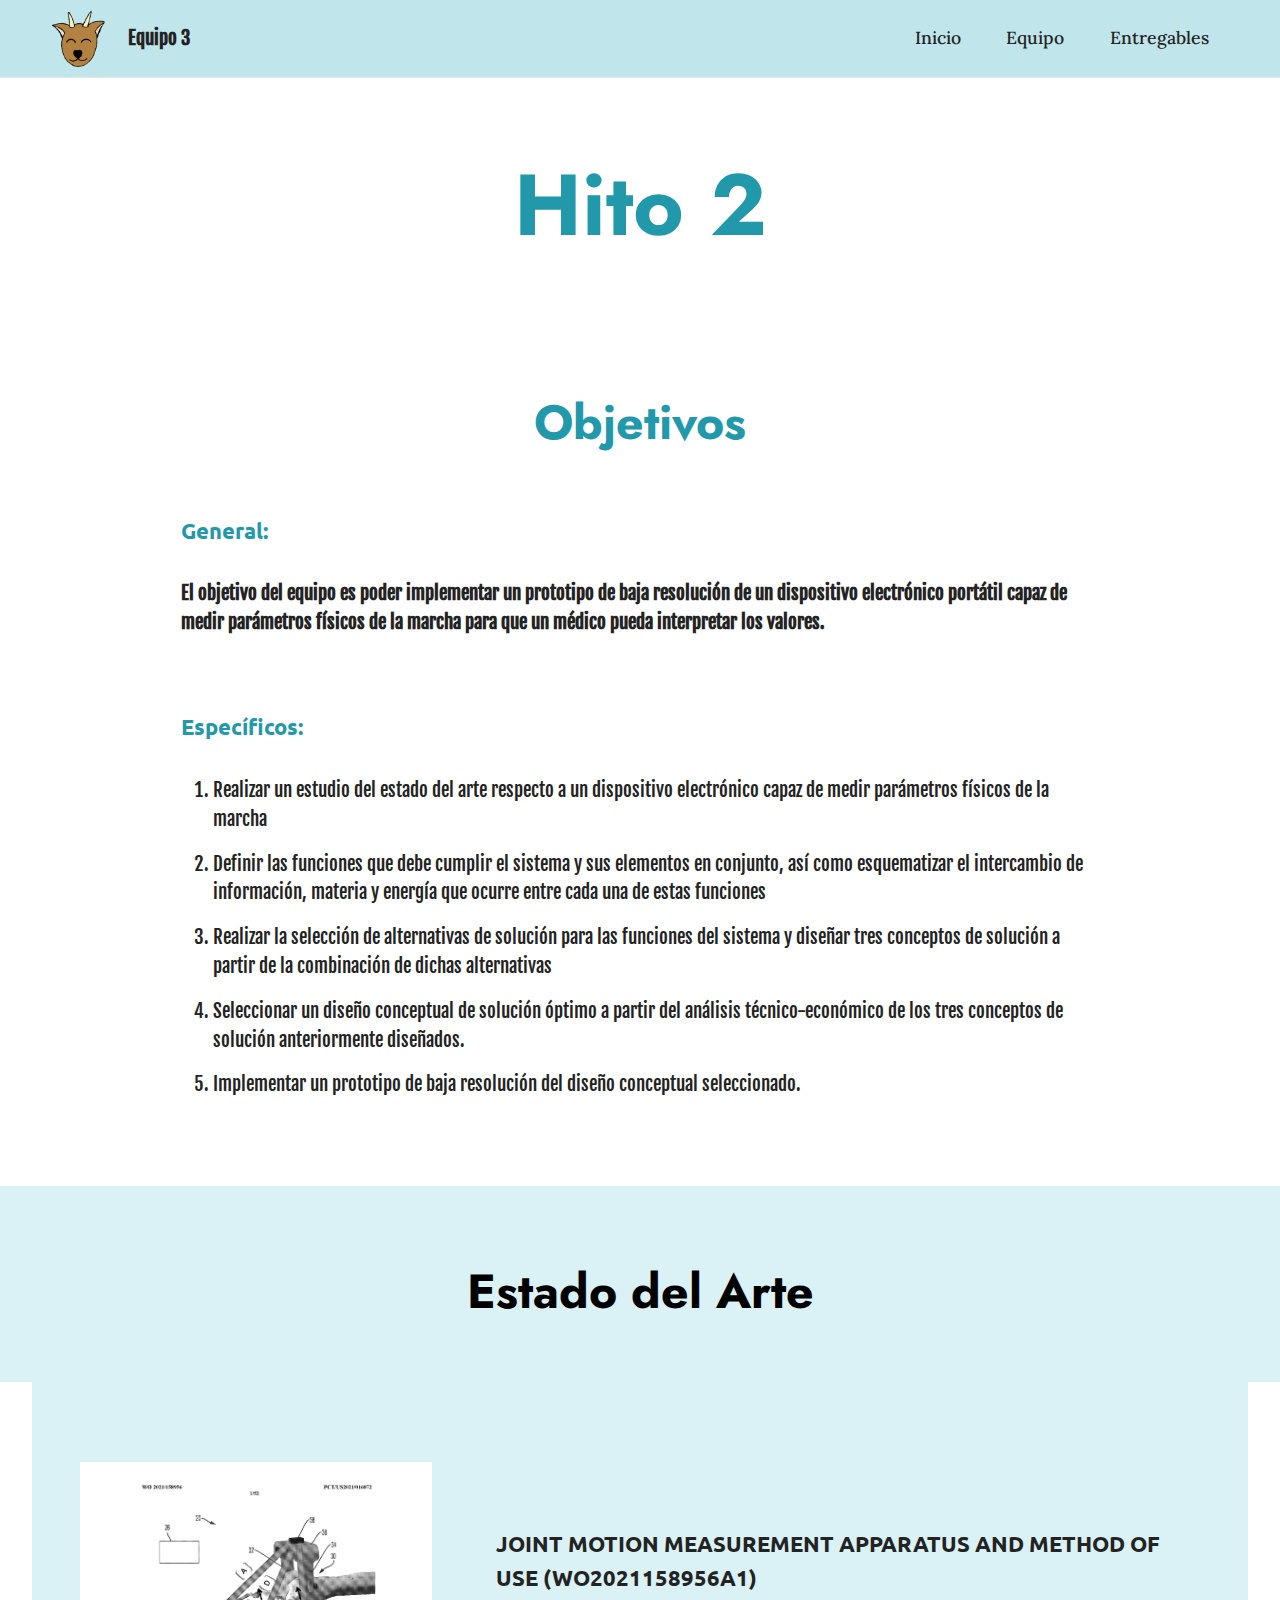
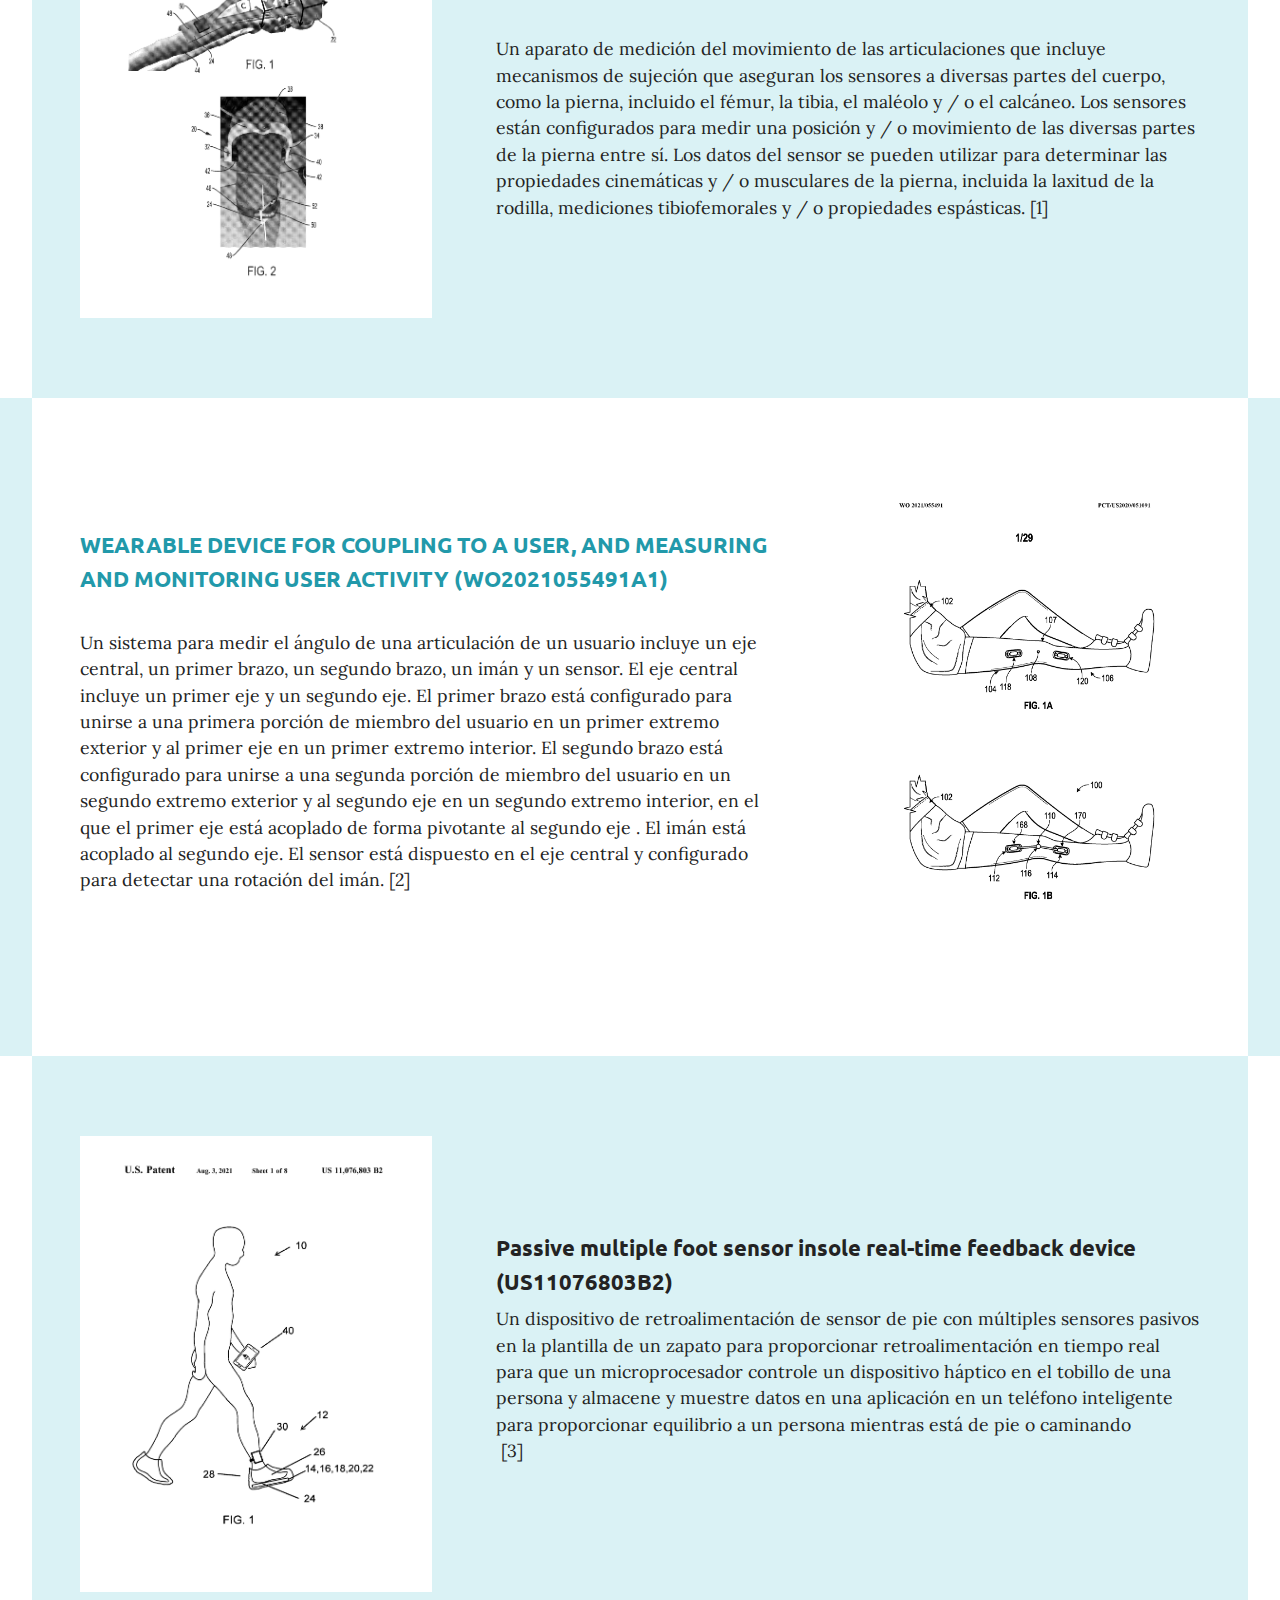
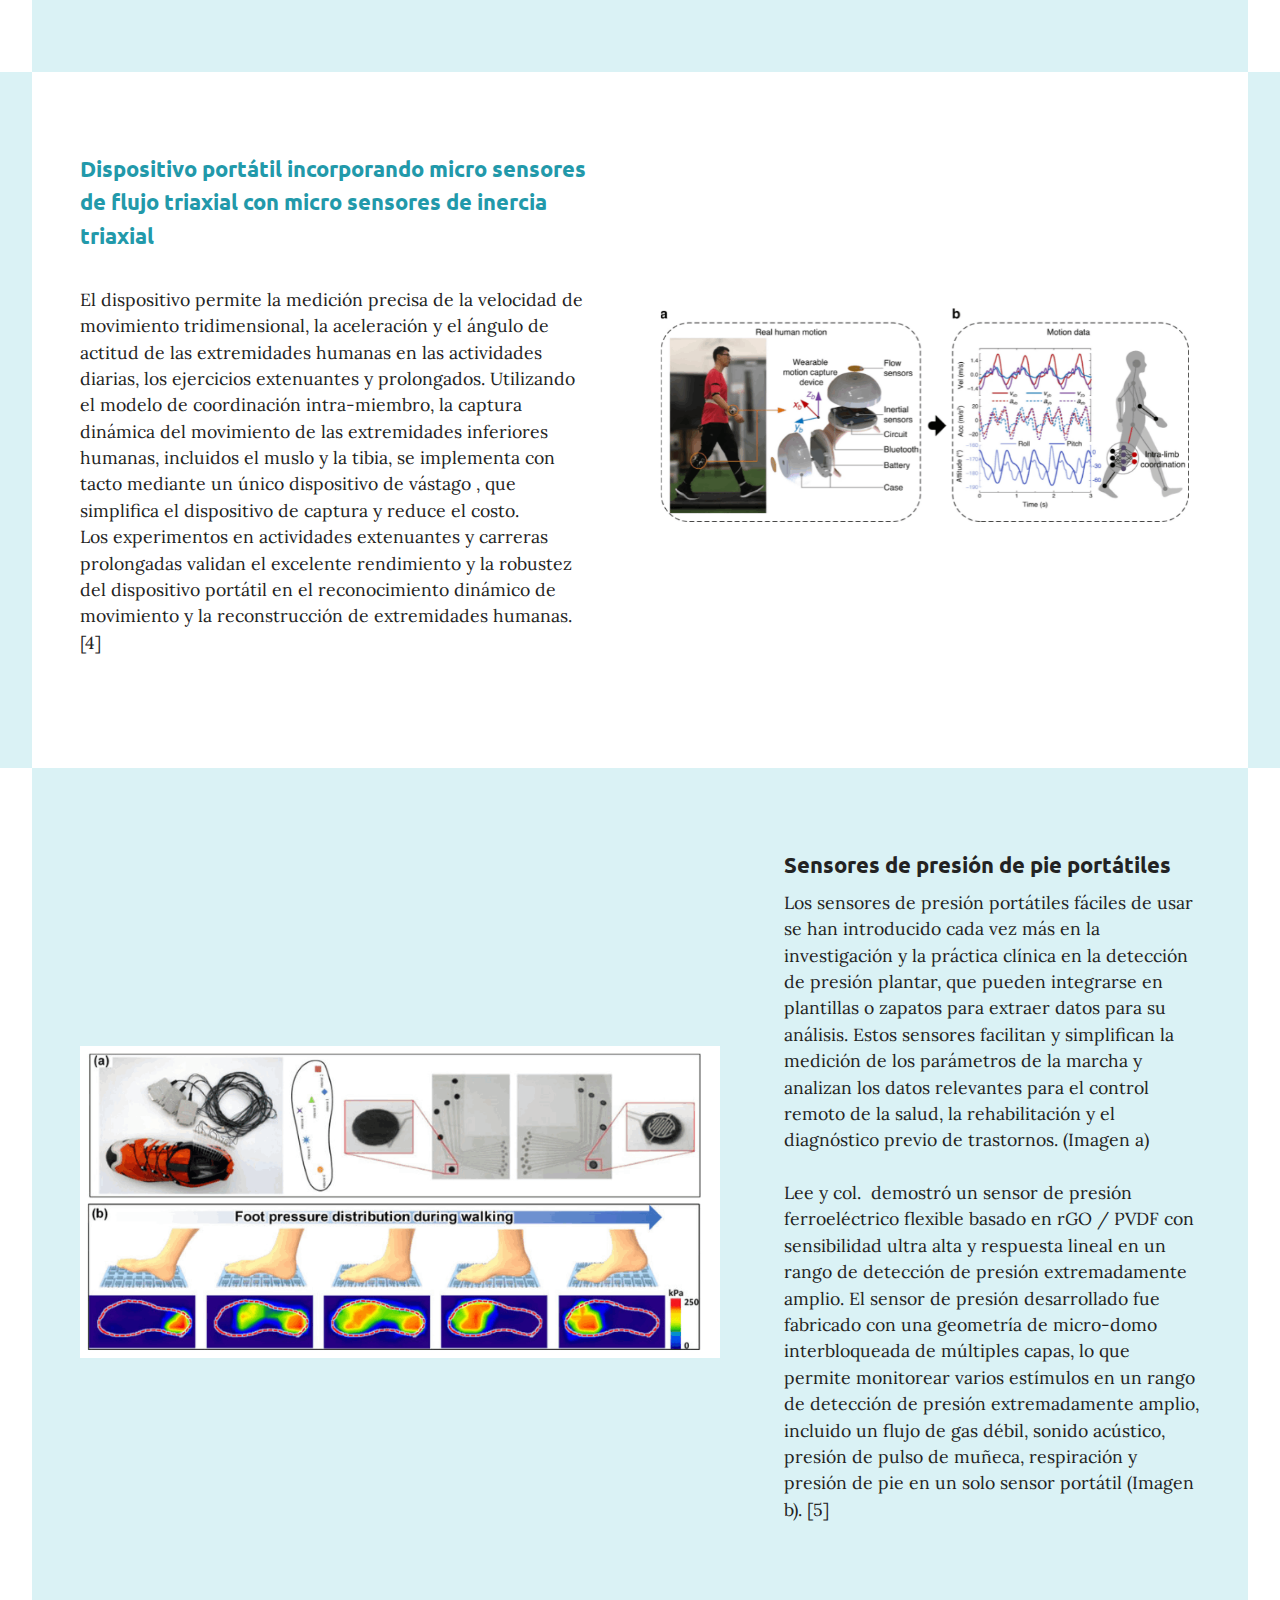
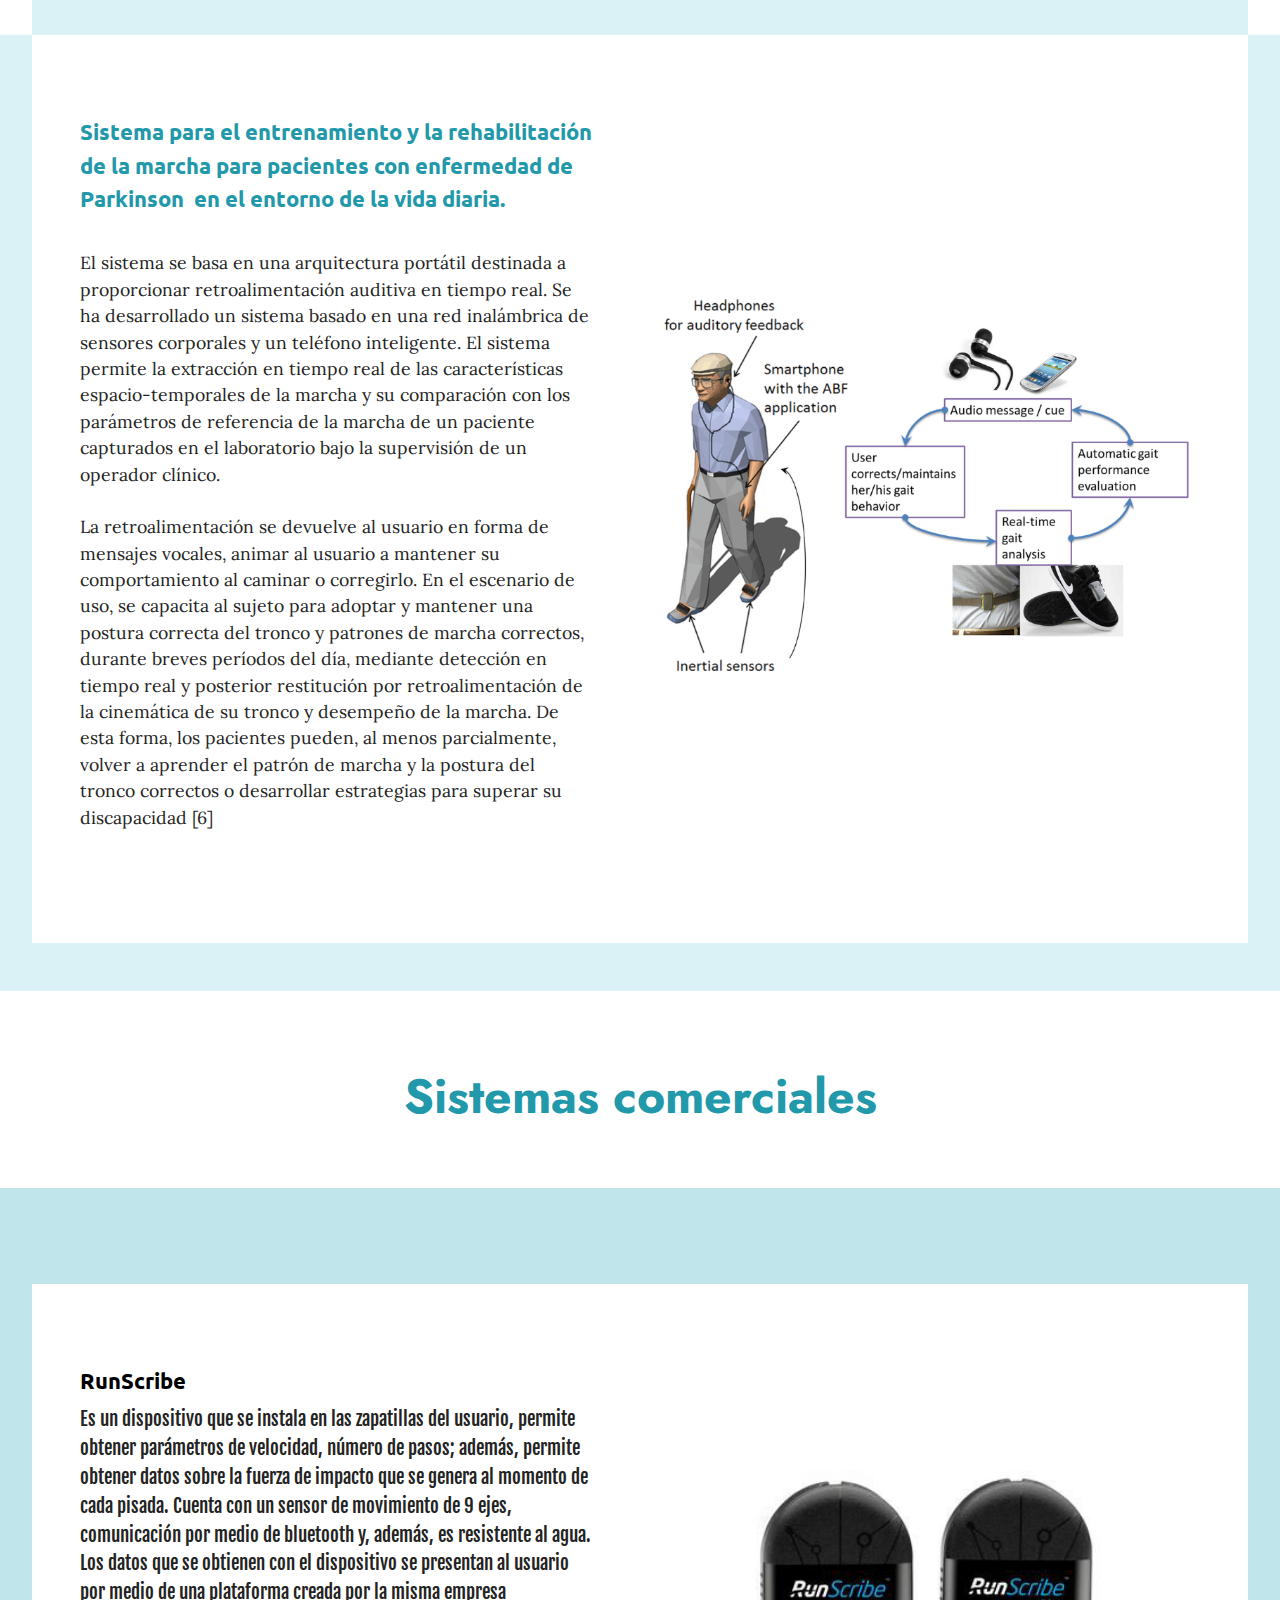
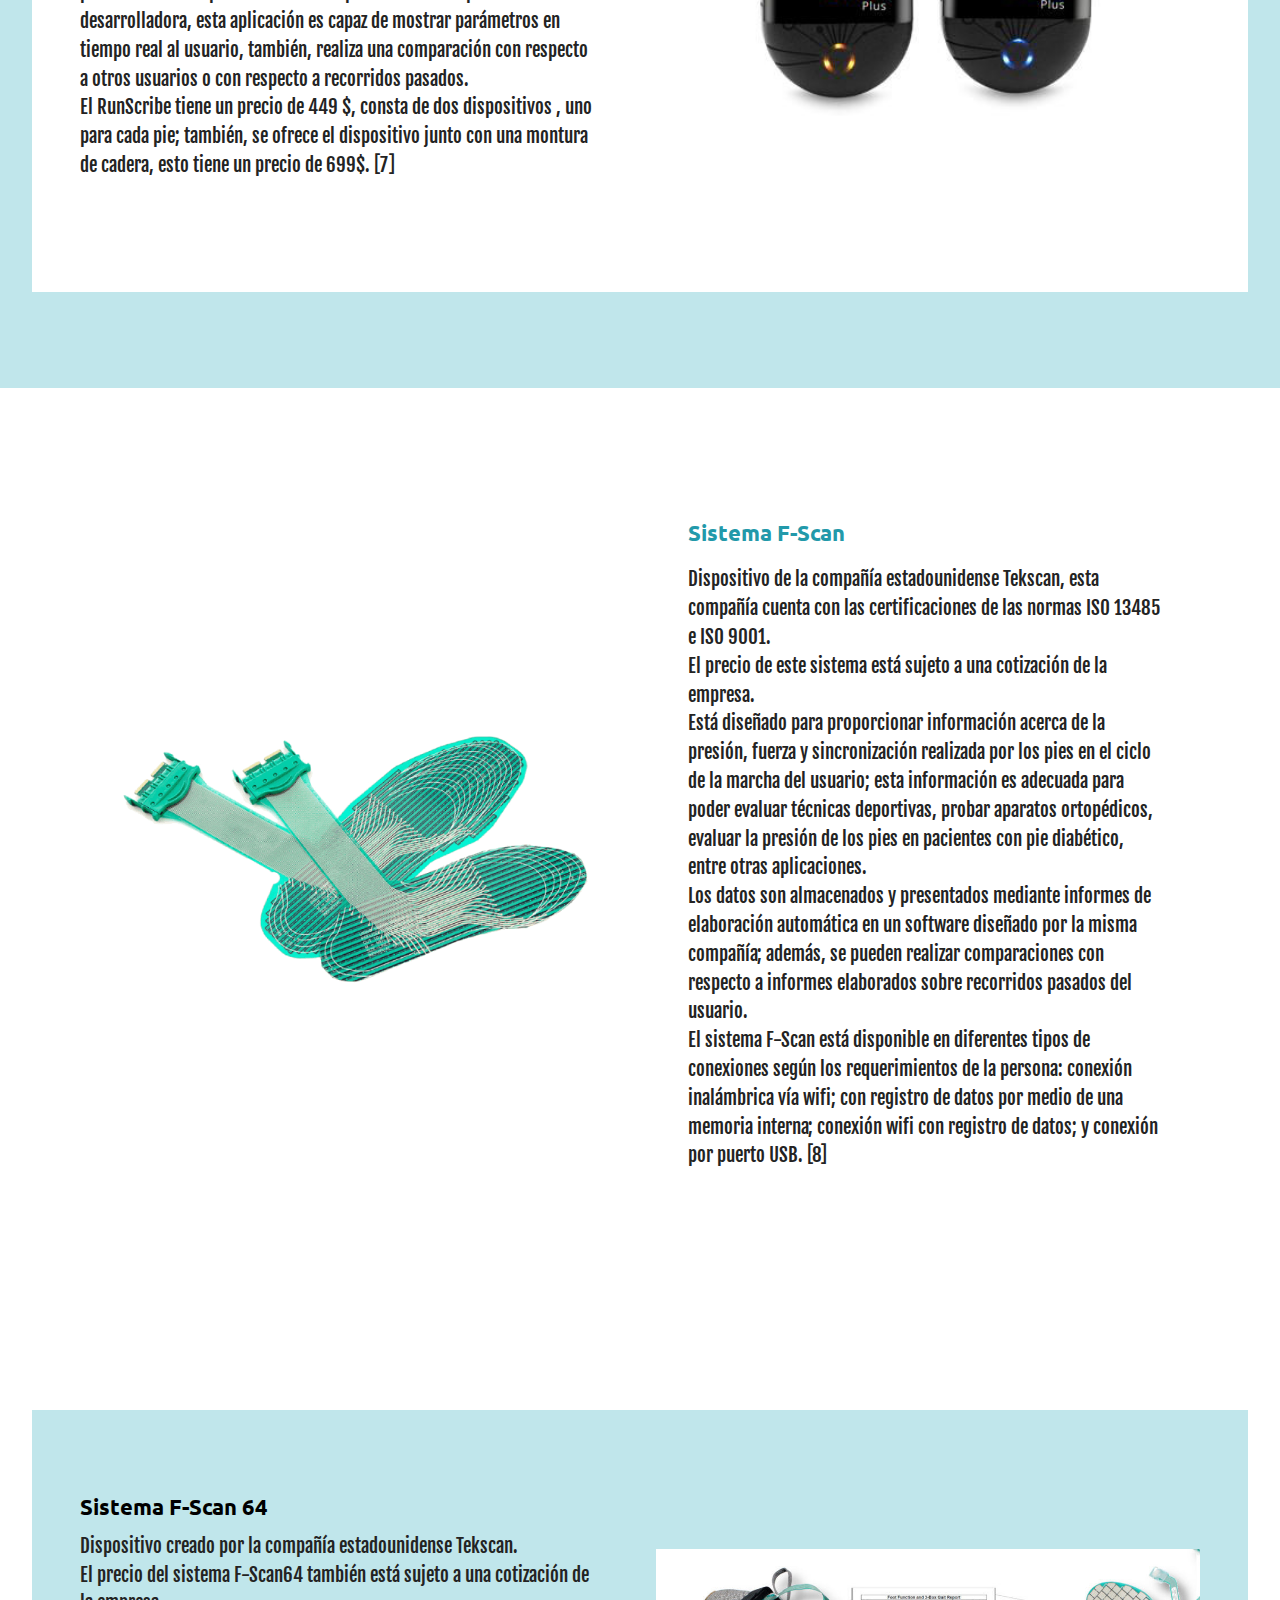
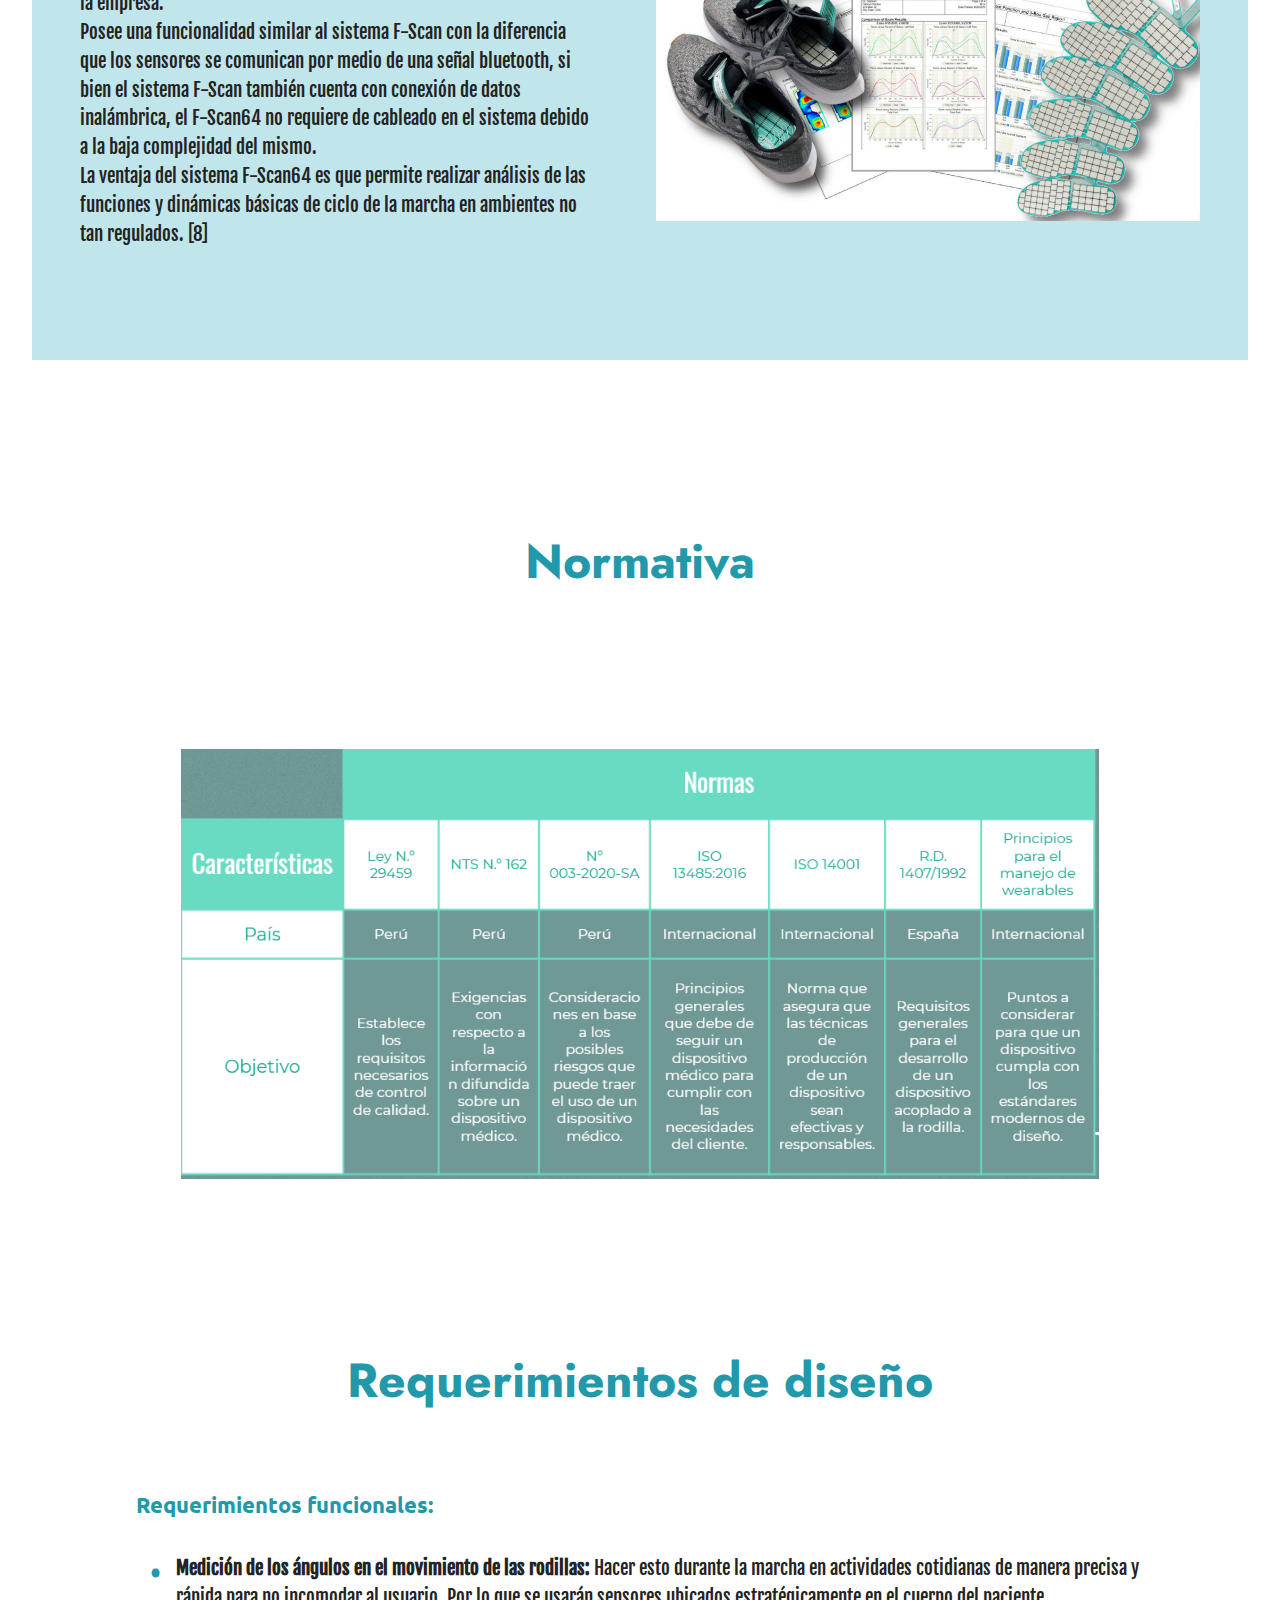
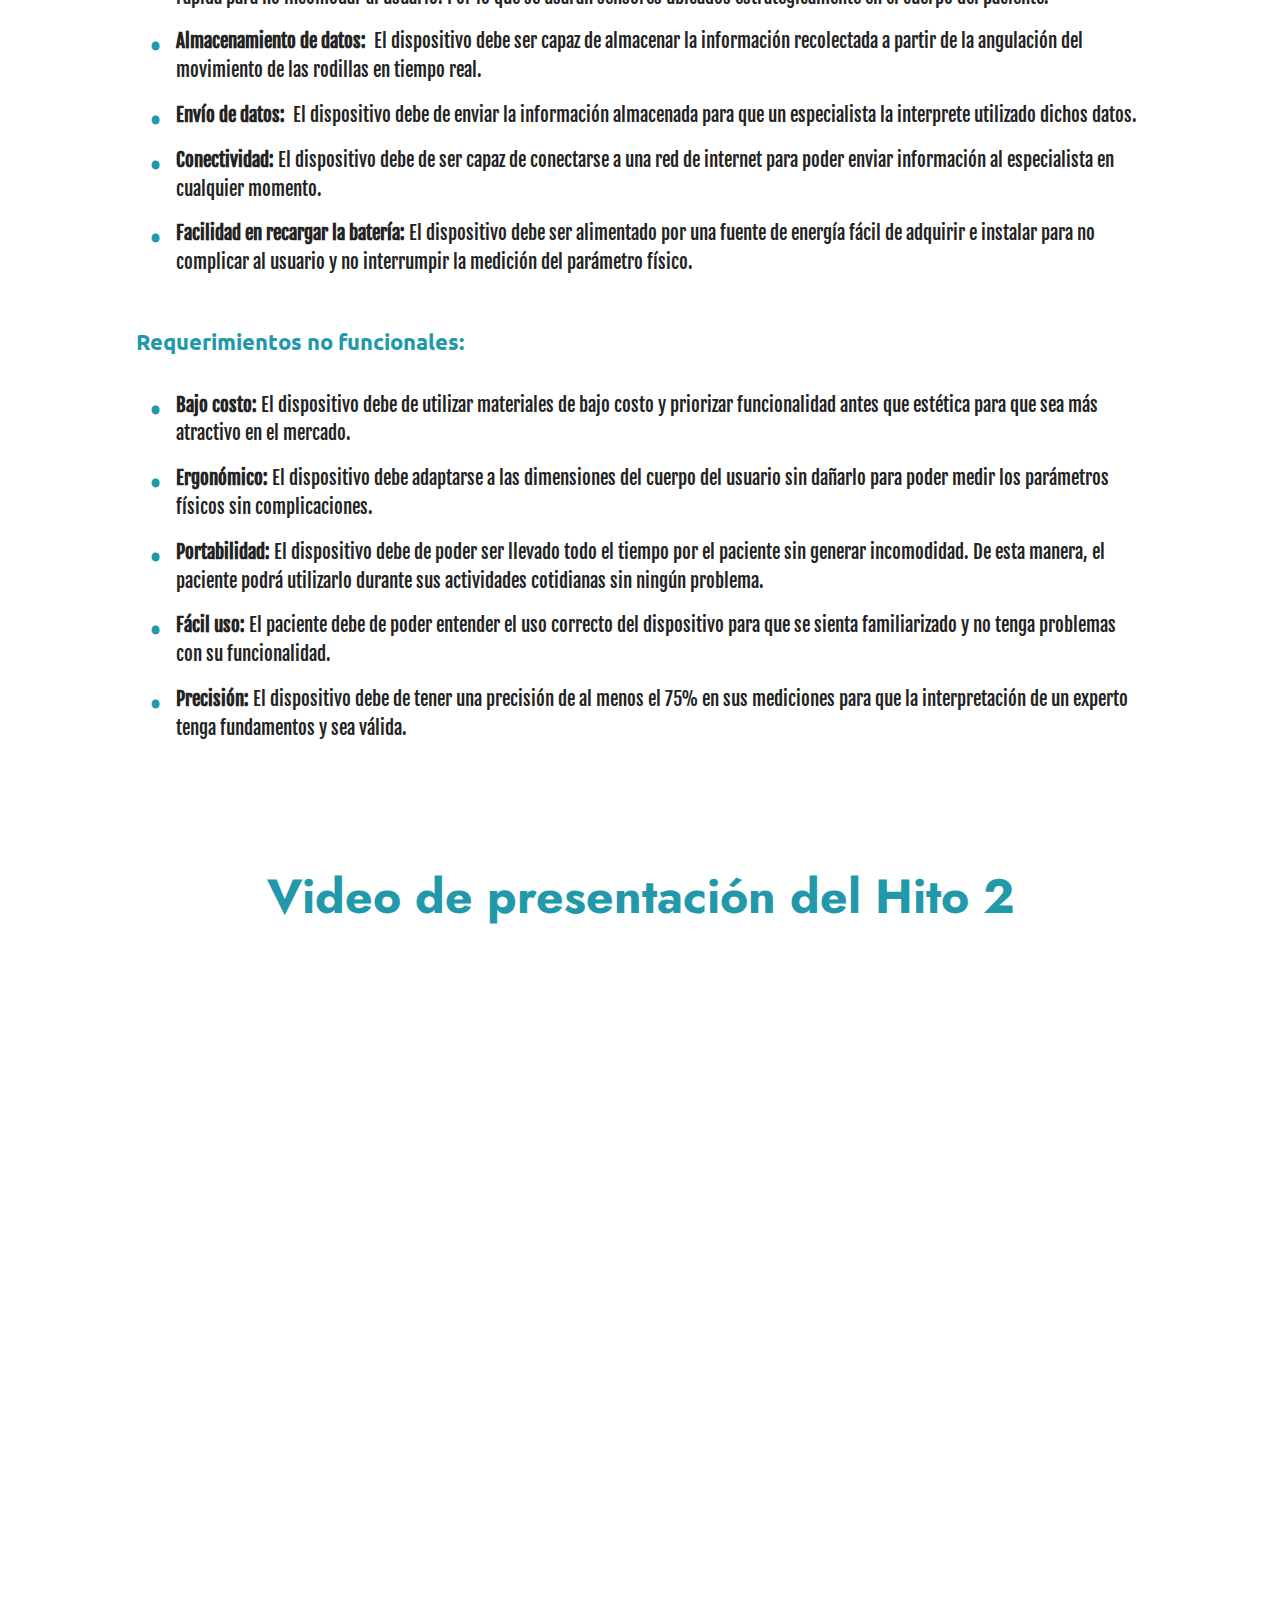
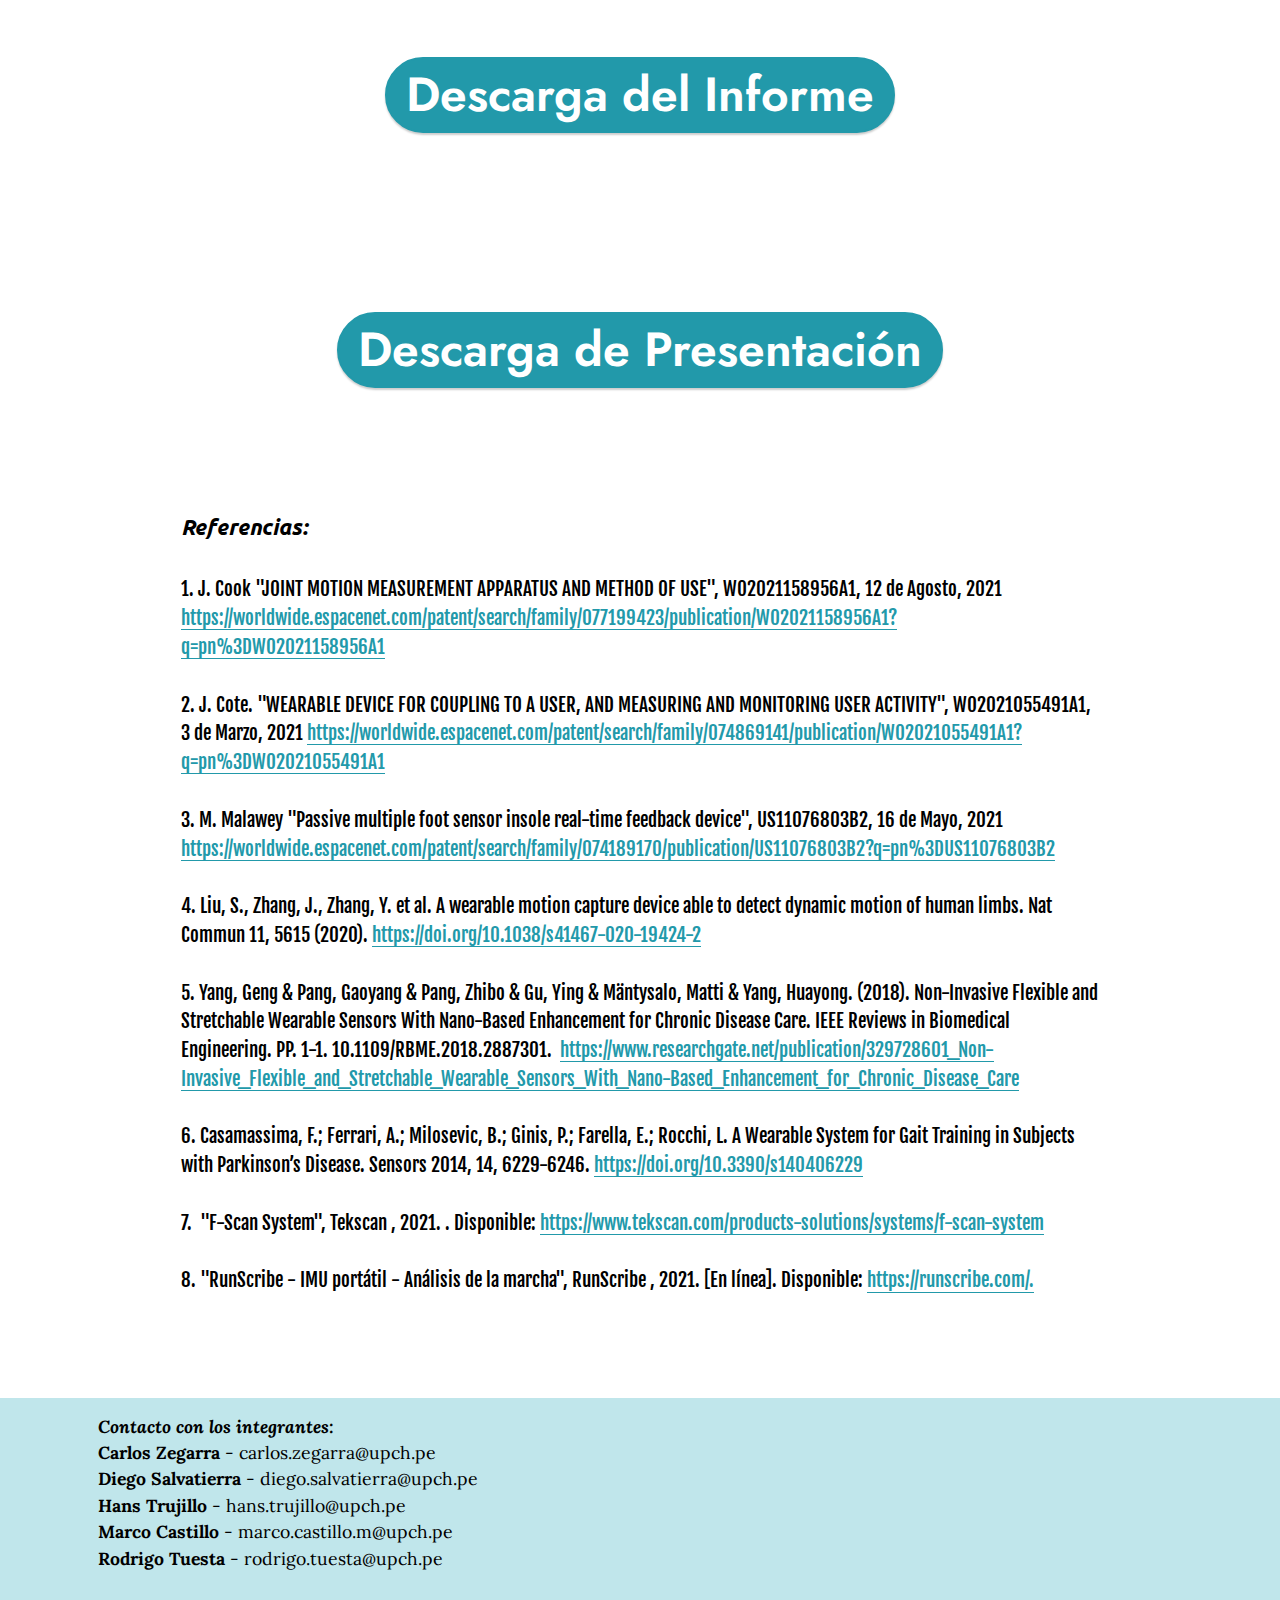
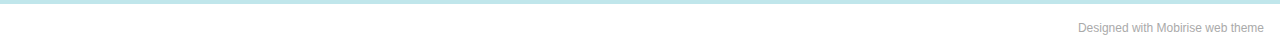
<file: h2.html>
<!DOCTYPE html>
<html  >
<head>
  <!-- Site made with Mobirise Website Builder v5.4.1, https://mobirise.com -->
  <meta charset="UTF-8">
  <meta http-equiv="X-UA-Compatible" content="IE=edge">
  <meta name="generator" content="Mobirise v5.4.1, mobirise.com">
  <meta name="viewport" content="width=device-width, initial-scale=1, minimum-scale=1">
  <link rel="shortcut icon" href="assets/images/puducarita-96x92.png" type="image/x-icon">
  <meta name="description" content="">
  
  
  <title>Hito 2</title>
  <link rel="stylesheet" href="assets/bootstrap/css/bootstrap.min.css">
  <link rel="stylesheet" href="assets/bootstrap/css/bootstrap-grid.min.css">
  <link rel="stylesheet" href="assets/bootstrap/css/bootstrap-reboot.min.css">
  <link rel="stylesheet" href="assets/dropdown/css/style.css">
  <link rel="stylesheet" href="assets/socicon/css/styles.css">
  <link rel="stylesheet" href="assets/theme/css/style.css">
  <link rel="preload" href="https://fonts.googleapis.com/css?family=Jost:100,200,300,400,500,600,700,800,900,100i,200i,300i,400i,500i,600i,700i,800i,900i&display=swap" as="style" onload="this.onload=null;this.rel='stylesheet'">
  <noscript><link rel="stylesheet" href="https://fonts.googleapis.com/css?family=Jost:100,200,300,400,500,600,700,800,900,100i,200i,300i,400i,500i,600i,700i,800i,900i&display=swap"></noscript>
  <link rel="preload" href="https://fonts.googleapis.com/css?family=Ubuntu:300,300i,400,400i,500,500i,700,700i&display=swap" as="style" onload="this.onload=null;this.rel='stylesheet'">
  <noscript><link rel="stylesheet" href="https://fonts.googleapis.com/css?family=Ubuntu:300,300i,400,400i,500,500i,700,700i&display=swap"></noscript>
  <link rel="preload" href="https://fonts.googleapis.com/css?family=Fjalla+One:400&display=swap" as="style" onload="this.onload=null;this.rel='stylesheet'">
  <noscript><link rel="stylesheet" href="https://fonts.googleapis.com/css?family=Fjalla+One:400&display=swap"></noscript>
  <link rel="preload" href="https://fonts.googleapis.com/css?family=Lora:400,500,600,700,400i,500i,600i,700i&display=swap" as="style" onload="this.onload=null;this.rel='stylesheet'">
  <noscript><link rel="stylesheet" href="https://fonts.googleapis.com/css?family=Lora:400,500,600,700,400i,500i,600i,700i&display=swap"></noscript>
  <link rel="preload" as="style" href="assets/mobirise/css/mbr-additional.css"><link rel="stylesheet" href="assets/mobirise/css/mbr-additional.css" type="text/css">
  
  
  
  
</head>
<body>
  
  <section data-bs-version="5.1" class="menu cid-sIpQ7UijMh" once="menu" id="menu1-1d">
    
    <nav class="navbar navbar-dropdown navbar-expand-lg">
        <div class="container-fluid">
            <div class="navbar-brand">
                <span class="navbar-logo">
                    <a href="index.html">
                        <img src="assets/images/puducarita-96x92.png" alt="Mobirise" style="height: 3.8rem;">
                    </a>
                </span>
                <span class="navbar-caption-wrap"><a class="navbar-caption text-black text-primary display-7" href="index.html">&nbsp;Equipo 3</a></span>
            </div>
            <button class="navbar-toggler" type="button" data-toggle="collapse" data-bs-toggle="collapse" data-target="#navbarSupportedContent" data-bs-target="#navbarSupportedContent" aria-controls="navbarNavAltMarkup" aria-expanded="false" aria-label="Toggle navigation">
                <div class="hamburger">
                    <span></span>
                    <span></span>
                    <span></span>
                    <span></span>
                </div>
            </button>
            <div class="collapse navbar-collapse" id="navbarSupportedContent">
                <ul class="navbar-nav nav-dropdown nav-right" data-app-modern-menu="true"><li class="nav-item"><a class="nav-link link text-black text-primary display-4" href="index.html">Inicio</a></li><li class="nav-item"><a class="nav-link link text-black text-primary display-4" href="Equipo.html">Equipo</a></li><li class="nav-item"><a class="nav-link link text-black text-primary display-4" href="Entregables.html">Entregables</a></li></ul>
                
                
            </div>
        </div>
    </nav>

</section>

<section data-bs-version="5.1" class="content4 cid-sIpQ7TST2z" id="content4-1c">
    
    
    <div class="container">
        <div class="row justify-content-center">
            <div class="title col-md-12 col-lg-10">
                <h3 class="mbr-section-title mbr-fonts-style align-center mb-4 display-1">
                    <strong>Hito 2</strong></h3>
                
                
            </div>
        </div>
    </div>
</section>

<section data-bs-version="5.1" class="content4 cid-sLV8ogtjXn" id="content4-4h">
    
    
    <div class="container">
        <div class="row justify-content-center">
            <div class="title col-md-12 col-lg-10">
                <h3 class="mbr-section-title mbr-fonts-style align-center mb-4 display-2">
                    <strong>Objetivos</strong></h3>
                
                
            </div>
        </div>
    </div>
</section>

<section data-bs-version="5.1" class="content5 cid-sLV8I1nUmY" id="content5-4i">
    
    <div class="container">
        <div class="row justify-content-center">
            <div class="col-md-12 col-lg-10">
                
                <h4 class="mbr-section-subtitle mbr-fonts-style mb-4 display-5"><strong>General:</strong></h4>
                <p class="mbr-text mbr-fonts-style display-7"><strong>El objetivo del equipo es poder implementar un prototipo de baja resolución de un  dispositivo electrónico portátil capaz de medir parámetros físicos de la marcha  para que un médico pueda interpretar los valores.&nbsp;<br></strong><br><br></p>
            </div>
        </div>
    </div>
</section>

<section data-bs-version="5.1" class="content9 cid-sMAukH9HfL" id="content9-4l">
    

    <div class="container">
        <div class="row justify-content-center">
            <div class="counter-container col-md-12 col-lg-10">
                <h4 class="mbr-section-title mbr-fonts-style mb-4 display-5"><strong>
                    Específicos:
                </strong></h4>
                <div class="mbr-text mbr-fonts-style display-7">
                    <ol>
                        <li>Realizar un estudio del estado del arte respecto a un dispositivo electrónico capaz de medir parámetros físicos de la marcha</li><li><span style="font-size: 1.2rem;">Definir las funciones que debe cumplir el sistema y sus elementos en conjunto, así como esquematizar el intercambio de información, materia y energía que ocurre entre cada una de estas funciones</span></li><li><span style="font-size: 1.2rem;">Realizar la selección de alternativas de solución para las funciones del sistema y diseñar tres conceptos de solución a partir de la combinación de dichas alternativas</span><br></li><li><span style="font-size: 1.2rem;">Seleccionar un diseño conceptual de solución óptimo a partir del análisis técnico-económico de los tres conceptos de solución anteriormente diseñados.</span></li><li><span style="font-size: 1.2rem;">Implementar un prototipo de baja resolución del diseño conceptual seleccionado.</span><br></li></ol><p><br></p><p><br></p><ol>
                    </ol>
                </div>
            </div>
        </div>
    </div>
</section>

<section data-bs-version="5.1" class="content4 cid-sLUKnorkYF" id="content4-47">
    
    
    <div class="container">
        <div class="row justify-content-center">
            <div class="title col-md-12 col-lg-10">
                <h3 class="mbr-section-title mbr-fonts-style align-center mb-4 display-2">
                    <strong>Estado del Arte</strong></h3>
                
                
            </div>
        </div>
    </div>
</section>

<section data-bs-version="5.1" class="features16 cid-sMOdPcTEkm" id="features17-4o">
    

    
    <div class="container-fluid">
        <div class="content-wrapper">
            <div class="row align-items-center">
                <div class="col-12 col-lg-4">
                    <div class="image-wrapper">
                        <img src="assets/images/patente1-1482x1918.png" alt="Mobirise">
                    </div>
                </div>
                <div class="col-12 col-lg">
                    <div class="text-wrapper">
                        <h6 class="card-title mbr-fonts-style display-5"><strong>JOINT MOTION MEASUREMENT APPARATUS AND METHOD OF USE (WO2021158956A1)</strong><div><strong><br></strong></div></h6>
                        <p class="mbr-text mbr-fonts-style mb-4 display-4">Un aparato de medición del movimiento de las articulaciones que incluye mecanismos de sujeción que aseguran los sensores a diversas partes del cuerpo, como la pierna, incluido el fémur, la tibia, el maléolo y / o el calcáneo. Los sensores están configurados para medir una posición y / o movimiento de las diversas partes de la pierna entre sí. Los datos del sensor se pueden utilizar para determinar las propiedades cinemáticas y / o musculares de la pierna, incluida la laxitud de la rodilla, mediciones tibiofemorales y / o propiedades espásticas. [1]<br></p>
                        
                    </div>
                </div>
            </div>
        </div>
    </div>
</section>

<section data-bs-version="5.1" class="features15 cid-sMOdN88Rzr" id="features16-4n">

    

    
    <div class="container-fluid">
        <div class="content-wrapper">
            <div class="row align-items-center">
                <div class="col-12 col-lg">
                    <div class="text-wrapper">
                        <h6 class="card-title mbr-fonts-style display-5"><strong>WEARABLE DEVICE FOR COUPLING TO A USER, AND MEASURING AND MONITORING USER ACTIVITY (WO2021055491A1)</strong></h6>
                        <p class="mbr-text mbr-fonts-style mb-4 display-4"><br>Un sistema para medir el ángulo de una articulación de un usuario incluye un eje central, un primer brazo, un segundo brazo, un imán y un sensor. El eje central incluye un primer eje y un segundo eje. El primer brazo está configurado para unirse a una primera porción de miembro del usuario en un primer extremo exterior y al primer eje en un primer extremo interior. El segundo brazo está configurado para unirse a una segunda porción de miembro del usuario en un segundo extremo exterior y al segundo eje en un segundo extremo interior, en el que el primer eje está acoplado de forma pivotante al segundo eje . El imán está acoplado al segundo eje. El sensor está dispuesto en el eje central y configurado para detectar una rotación del imán.&nbsp;[2]<br></p>
                        
                    </div>
                </div>
                <div class="col-12 col-lg-4">
                    <div class="image-wrapper">
                        <img src="assets/images/patente2-1261x1784.png" alt="Mobirise">
                    </div>
                </div>
            </div>
        </div>
    </div>
</section>

<section data-bs-version="5.1" class="features16 cid-sMOdzS7RhL" id="features17-4m">
    

    
    <div class="container-fluid">
        <div class="content-wrapper">
            <div class="row align-items-center">
                <div class="col-12 col-lg-4">
                    <div class="image-wrapper">
                        <img src="assets/images/patente3-1482x1918.png" alt="Mobirise">
                    </div>
                </div>
                <div class="col-12 col-lg">
                    <div class="text-wrapper">
                        <h6 class="card-title mbr-fonts-style display-5"><strong>Passive multiple foot sensor insole real-time feedback device (US11076803B2)</strong></h6>
                        <p class="mbr-text mbr-fonts-style mb-4 display-4">Un dispositivo de retroalimentación de sensor de pie con múltiples sensores pasivos en la plantilla de un zapato para proporcionar retroalimentación en tiempo real para que un microprocesador controle un dispositivo háptico en el tobillo de una persona y almacene y muestre datos en una aplicación en un teléfono inteligente para proporcionar equilibrio a un persona mientras está de pie o caminando
<br>&nbsp;[3]<br></p>
                        
                    </div>
                </div>
            </div>
        </div>
    </div>
</section>

<section data-bs-version="5.1" class="features15 cid-sLUKGpEOzP" id="features16-48">

    

    
    <div class="container-fluid">
        <div class="content-wrapper">
            <div class="row align-items-center">
                <div class="col-12 col-lg">
                    <div class="text-wrapper">
                        <h6 class="card-title mbr-fonts-style display-5"><strong>Dispositivo portátil incorporando micro sensores de flujo triaxial con micro sensores de inercia triaxial</strong></h6>
                        <p class="mbr-text mbr-fonts-style mb-4 display-4"><br>El dispositivo permite la medición precisa de la velocidad de movimiento tridimensional, la aceleración y el ángulo de actitud de las extremidades humanas en las actividades diarias, los ejercicios extenuantes y prolongados. Utilizando el modelo de coordinación intra-miembro, la captura dinámica del movimiento de las extremidades inferiores humanas, incluidos el muslo y la tibia, se implementa con tacto mediante un único dispositivo de vástago , que simplifica el dispositivo de captura y reduce el costo.<br>Los experimentos en actividades extenuantes y carreras prolongadas validan el excelente rendimiento y la robustez del dispositivo portátil en el reconocimiento dinámico de movimiento y la reconstrucción de extremidades humanas. [4]<br></p>
                        
                    </div>
                </div>
                <div class="col-12 col-lg-6">
                    <div class="image-wrapper">
                        <img src="assets/images/est1-775x331.png" alt="Mobirise">
                    </div>
                </div>
            </div>
        </div>
    </div>
</section>

<section data-bs-version="5.1" class="features16 cid-sLUMORE3hL" id="features17-49">
    

    
    <div class="container-fluid">
        <div class="content-wrapper">
            <div class="row align-items-center">
                <div class="col-12 col-lg-7">
                    <div class="image-wrapper">
                        <img src="assets/images/est2-786x383.png" alt="Mobirise">
                    </div>
                </div>
                <div class="col-12 col-lg">
                    <div class="text-wrapper">
                        <h6 class="card-title mbr-fonts-style display-5">
                            <strong>Sensores de presión de pie portátiles</strong></h6>
                        <p class="mbr-text mbr-fonts-style mb-4 display-4">
                            Los sensores de presión portátiles fáciles de usar se han introducido cada vez más en la investigación y la práctica clínica en la detección de presión plantar, que pueden integrarse en plantillas o zapatos para extraer datos para su análisis. Estos sensores facilitan y simplifican la medición de los parámetros de la marcha y analizan los datos relevantes para el control remoto de la salud, la rehabilitación y el diagnóstico previo de trastornos. (Imagen a)<br><br>Lee y col.&nbsp; demostró un sensor de presión ferroeléctrico flexible basado en rGO / PVDF con sensibilidad ultra alta y respuesta lineal en un rango de detección de presión extremadamente amplio. El sensor de presión desarrollado fue fabricado con una geometría de micro-domo interbloqueada de múltiples capas, lo que permite monitorear varios estímulos en un rango de detección de presión extremadamente amplio, incluido un flujo de gas débil, sonido acústico, presión de pulso de muñeca, respiración y presión de pie en un solo sensor portátil (Imagen b). [5]<br></p>
                        
                    </div>
                </div>
            </div>
        </div>
    </div>
</section>

<section data-bs-version="5.1" class="features15 cid-sLUOWdamCM" id="features16-4a">

    

    
    <div class="container-fluid">
        <div class="content-wrapper">
            <div class="row align-items-center">
                <div class="col-12 col-lg">
                    <div class="text-wrapper">
                        <h6 class="card-title mbr-fonts-style display-5"><strong>Sistema para el entrenamiento y la rehabilitación de la marcha para pacientes con enfermedad de Parkinson&nbsp; en el entorno de la vida diaria.</strong></h6>
                        <p class="mbr-text mbr-fonts-style mb-4 display-4"><br>El sistema se basa en una arquitectura portátil destinada a proporcionar retroalimentación auditiva en tiempo real. Se ha desarrollado un sistema basado en una red inalámbrica de sensores corporales y un teléfono inteligente. El sistema permite la extracción en tiempo real de las características espacio-temporales de la marcha y su comparación con los parámetros de referencia de la marcha de un paciente capturados en el laboratorio bajo la supervisión de un operador clínico.<br><br>La retroalimentación se devuelve al usuario en forma de mensajes vocales, animar al usuario a mantener su comportamiento al caminar o corregirlo. En el escenario de uso, se capacita al sujeto para adoptar y mantener una postura correcta del tronco y patrones de marcha correctos, durante breves períodos del día, mediante detección en tiempo real y posterior restitución por retroalimentación de la cinemática de su tronco y desempeño de la marcha. De esta forma, los pacientes pueden, al menos parcialmente, volver a aprender el patrón de marcha y la postura del tronco correctos o desarrollar estrategias para superar su discapacidad [6]<br></p>
                        
                    </div>
                </div>
                <div class="col-12 col-lg-6">
                    <div class="image-wrapper">
                        <img src="assets/images/est3-774x542.png" alt="Mobirise">
                    </div>
                </div>
            </div>
        </div>
    </div>
</section>

<section data-bs-version="5.1" class="content4 cid-sMOoYcVC1H" id="content4-4p">
    
    
    <div class="container">
        <div class="row justify-content-center">
            <div class="title col-md-12 col-lg-10">
                <h3 class="mbr-section-title mbr-fonts-style align-center mb-4 display-2">
                    <strong>Sistemas comerciales</strong></h3>
                
                
            </div>
        </div>
    </div>
</section>

<section data-bs-version="5.1" class="features15 cid-sMOpqw2zxi" id="features16-4q">

    

    
    <div class="container-fluid">
        <div class="content-wrapper">
            <div class="row align-items-center">
                <div class="col-12 col-lg">
                    <div class="text-wrapper">
                        <h6 class="card-title mbr-fonts-style display-5"><strong>RunScribe</strong></h6>
                        <p class="mbr-text mbr-fonts-style mb-4 display-7">Es un dispositivo que se instala en las zapatillas del usuario, permite obtener parámetros de velocidad, número de pasos; además, permite obtener datos sobre la fuerza de impacto que se genera al momento de cada pisada. Cuenta con un sensor de movimiento de 9 ejes, comunicación por medio de bluetooth y, además, es resistente al agua.
<br>Los datos que se obtienen con el dispositivo se presentan al usuario por medio de una plataforma creada por la misma empresa desarrolladora, esta aplicación es capaz de mostrar  parámetros en tiempo real al usuario, también, realiza una comparación con respecto a otros usuarios o con respecto a recorridos pasados.<br>El RunScribe tiene un precio de 449 $, consta de dos dispositivos , uno para cada pie; también, se ofrece el dispositivo junto con una montura de cadera, esto tiene un precio de 699$. [7]<br></p>
                        
                    </div>
                </div>
                <div class="col-12 col-lg-6">
                    <div class="image-wrapper">
                        <img src="assets/images/sistcom1-480x351.jpg" alt="Mobirise">
                    </div>
                </div>
            </div>
        </div>
    </div>
</section>

<section data-bs-version="5.1" class="image1 cid-sMOqLpFBIa" id="image1-4r">
    

    

    <div class="container">
        <div class="row align-items-center">
            <div class="col-12 col-lg-6">
                <div class="image-wrapper">
                    <img src="assets/images/sistcom2-710x710.png" alt="Mobirise">
                    
                </div>
            </div>
            <div class="col-12 col-lg">
                <div class="text-wrapper">
                    <h3 class="mbr-section-title mbr-fonts-style mb-3 display-5"><strong>Sistema F-Scan</strong></h3>
                    <p class="mbr-text mbr-fonts-style display-7">Dispositivo de la compañía estadounidense Tekscan, esta compañía cuenta con las certificaciones de las normas ISO 13485 e ISO 9001. 
<br>El precio de este sistema está sujeto a una cotización de la empresa.
<br>Está diseñado para proporcionar información acerca de la presión, fuerza y sincronización realizada por los pies en el ciclo de la marcha del usuario; esta información es adecuada para poder evaluar técnicas deportivas, probar aparatos ortopédicos, evaluar la presión de los pies en pacientes con pie diabético, entre otras aplicaciones.
<br>Los datos son almacenados y presentados mediante informes de elaboración automática en un software diseñado por la misma compañía; además, se pueden realizar comparaciones con respecto a informes elaborados sobre recorridos pasados del usuario.
<br>El sistema F-Scan está disponible en diferentes tipos de conexiones según los requerimientos de la persona: conexión inalámbrica vía wifi; con registro de datos por medio de una memoria interna; conexión wifi con registro de datos; y conexión por puerto USB. [8]&nbsp;<br></p>
                </div>
            </div>
        </div>
    </div>
</section>

<section data-bs-version="5.1" class="features15 cid-sMOro0pvsh" id="features16-4s">

    

    
    <div class="container-fluid">
        <div class="content-wrapper">
            <div class="row align-items-center">
                <div class="col-12 col-lg">
                    <div class="text-wrapper">
                        <h6 class="card-title mbr-fonts-style display-5"><strong>Sistema F-Scan 64</strong></h6>
                        <p class="mbr-text mbr-fonts-style mb-4 display-7">Dispositivo creado por la compañía estadounidense Tekscan.
<br>El precio del sistema F-Scan64 también está sujeto a una cotización de la empresa.
<br>Posee una funcionalidad similar al sistema F-Scan con la diferencia que los sensores se comunican por medio de una señal bluetooth, si bien el sistema F-Scan también cuenta con conexión de datos inalámbrica, el F-Scan64 no requiere de cableado en el sistema debido a la baja complejidad del mismo. 
<br>La ventaja del sistema F-Scan64 es que permite realizar análisis de las funciones y dinámicas básicas de ciclo de la marcha en ambientes no tan regulados. [8]&nbsp;<br></p>
                        
                    </div>
                </div>
                <div class="col-12 col-lg-6">
                    <div class="image-wrapper">
                        <img src="assets/images/sistcom3-1024x512.jpg" alt="Mobirise">
                    </div>
                </div>
            </div>
        </div>
    </div>
</section>

<section data-bs-version="5.1" class="content4 cid-sMOrY16Mqi" id="content4-4t">
    
    
    <div class="container">
        <div class="row justify-content-center">
            <div class="title col-md-12 col-lg-10">
                <h3 class="mbr-section-title mbr-fonts-style align-center mb-4 display-2">
                    <strong>Normativa</strong></h3>
                
                
            </div>
        </div>
    </div>
</section>

<section data-bs-version="5.1" class="image3 cid-sMOsleM5bD" id="image3-4v">
    

    

    <div class="container">
        <div class="row justify-content-center">
            <div class="col-12 col-lg-10">
                <div class="image-wrapper">
                    <img src="assets/images/normativaimg-1131x530.png" alt="Mobirise">
                    
                </div>
            </div>
        </div>
    </div>
</section>

<section data-bs-version="5.1" class="content4 cid-sLUUwSL51z" id="content4-4d">
    
    
    <div class="container">
        <div class="row justify-content-center">
            <div class="title col-md-12 col-lg-10">
                <h3 class="mbr-section-title mbr-fonts-style align-center mb-4 display-2">
                    <strong>Requerimientos de diseño</strong></h3>
                
                
            </div>
        </div>
    </div>
</section>

<section data-bs-version="5.1" class="content8 cid-sLUSNXZe1B" id="content8-4c">
    
    <div class="container-fluid">
        <div class="row justify-content-center">
            <div class="counter-container col-md-12 col-lg-10">
                <h4 class="mbr-section-title mbr-fonts-style mb-4 display-5"><strong>
                    Requerimientos funcionales:</strong></h4>
                <div class="mbr-text mbr-fonts-style display-7">
                    <ul>
                        <li><strong>Medición de los ángulos en el movimiento de las rodillas:</strong> Hacer esto durante la marcha en actividades cotidianas de manera precisa y rápida para no incomodar al usuario. Por lo que se usarán sensores ubicados estratégicamente en el cuerpo del paciente.</li><li><strong>Almacenamiento de datos:</strong>&nbsp; El dispositivo debe ser capaz de almacenar la información recolectada a partir de la angulación del movimiento de las rodillas en tiempo real.</li><li><strong>Envío de datos:</strong>&nbsp; El dispositivo debe de enviar la información almacenada para que un especialista la interprete utilizado dichos datos.</li><li><strong>Conectividad:</strong> El dispositivo debe de ser capaz de conectarse a una red de internet para poder enviar información al especialista en cualquier momento.</li><li><strong>Facilidad en recargar la batería:</strong> El dispositivo debe ser alimentado por una fuente de energía fácil de adquirir e instalar para no complicar al usuario y no interrumpir la medición del parámetro físico.</li>
                    </ul>
                </div>
            </div>
        </div>
    </div>
</section>

<section data-bs-version="5.1" class="content8 cid-sLUV9Su61J" id="content8-4e">
    
    <div class="container-fluid">
        <div class="row justify-content-center">
            <div class="counter-container col-md-12 col-lg-10">
                <h4 class="mbr-section-title mbr-fonts-style mb-4 display-5"><strong>
                    Requerimientos no</strong> <strong>funcionales:</strong></h4>
                <div class="mbr-text mbr-fonts-style display-7">
                    <ul>
                        <li><strong>Bajo costo:</strong> El dispositivo debe de utilizar materiales de bajo costo y priorizar funcionalidad antes que estética para que sea más atractivo en el mercado.</li><li><strong>Ergonómico:</strong> El dispositivo debe adaptarse a las dimensiones del cuerpo del usuario sin dañarlo para poder medir los parámetros físicos sin complicaciones.</li><li><strong>Portabilidad:</strong> El dispositivo debe de poder ser llevado todo el tiempo por el paciente sin generar incomodidad. De esta manera, el paciente podrá utilizarlo durante sus actividades cotidianas sin ningún problema.</li><li><strong>Fácil uso:</strong> El paciente debe de poder entender el uso correcto del dispositivo para que se sienta familiarizado y no tenga problemas con su funcionalidad.</li><li><strong>Precisión:</strong> El dispositivo debe de tener una precisión de al menos el 75% en sus mediciones para que la interpretación de un experto tenga fundamentos y sea válida.</li>
                    </ul>
                </div>
            </div>
        </div>
    </div>
</section>

<section data-bs-version="5.1" class="video2 cid-sMOAoQ7RbA" id="video2-4x">
    
    
    <div class="container">
        <div class="mbr-section-head">
            <h4 class="mbr-section-title mbr-fonts-style mb-0 display-2"><strong>Video de presentación del Hito 2</strong></h4>
            
        </div>
        <div class="row justify-content-center mt-4">
            <div class="col-12 col-md-10 video-block">
                <div class="video-wrapper"><iframe class="mbr-embedded-video" src="https://www.youtube.com/embed/qzOjLJOo3fA?rel=0&amp;amp;showinfo=0&amp;autoplay=0&amp;loop=0" width="1280" height="720" frameborder="0" allowfullscreen></iframe></div>
                
            </div>
        </div>
    </div>
</section>

<section data-bs-version="5.1" class="content11 cid-sLV9h5KHo2" id="content11-4k">
    
    <div class="container">
        <div class="row justify-content-center">
            <div class="col-md-12 col-lg-10">
                <div class="mbr-section-btn align-center"><a class="btn btn-info display-2" href="assets/files/Informe-H2Equipo3PB1.docx" target="_blank">Descarga del Informe</a></div>
            </div>
        </div>
    </div>
</section>

<section data-bs-version="5.1" class="content11 cid-sMOAnPB5BR" id="content11-4w">
    
    <div class="container">
        <div class="row justify-content-center">
            <div class="col-md-12 col-lg-10">
                <div class="mbr-section-btn align-center"><a class="btn btn-info display-2" href="assets/files/Hito-2-Equipo3.pptx" target="_blank">Descarga de Presentación</a></div>
            </div>
        </div>
    </div>
</section>

<section data-bs-version="5.1" class="content5 cid-sLURexfSxS" id="content5-4b">
    
    <div class="container">
        <div class="row justify-content-center">
            <div class="col-md-12 col-lg-10">
                
                <h4 class="mbr-section-subtitle mbr-fonts-style mb-4 display-5"><em><strong>Referencias:</strong></em><br></h4>
                <p class="mbr-text mbr-fonts-style display-7">1. J. Cook "JOINT MOTION MEASUREMENT APPARATUS AND METHOD OF USE", WO2021158956A1, 12 de Agosto, 2021 <a href="https://worldwide.espacenet.com/patent/search/family/077199423/publication/WO2021158956A1?q=pn%3DWO2021158956A1" class="text-primary" target="_blank">https://worldwide.espacenet.com/patent/search/family/077199423/publication/WO2021158956A1?q=pn%3DWO2021158956A1</a><br>
<br>2. J. Cote. "WEARABLE DEVICE FOR COUPLING TO A USER, AND MEASURING AND MONITORING USER ACTIVITY", WO2021055491A1, 3 de Marzo, 2021 <a href="https://worldwide.espacenet.com/patent/search/family/074869141/publication/WO2021055491A1?q=pn%3DWO2021055491A1" class="text-primary" target="_blank">https://worldwide.espacenet.com/patent/search/family/074869141/publication/WO2021055491A1?q=pn%3DWO2021055491A1</a>
<br>
<br>3. M. Malawey "Passive multiple foot sensor insole real-time feedback device", US11076803B2, 16 de Mayo, 2021 <a href="https://worldwide.espacenet.com/patent/search/family/074189170/publication/US11076803B2?q=pn%3DUS11076803B2" class="text-primary" target="_blank">https://worldwide.espacenet.com/patent/search/family/074189170/publication/US11076803B2?q=pn%3DUS11076803B2</a>
<br><br>4.&nbsp;Liu, S., Zhang, J., Zhang, Y. et al. A wearable motion capture device able to detect dynamic motion of human limbs. Nat Commun 11, 5615 (2020). <a href="https://doi.org/10.1038/s41467-020-19424-2" class="text-info text-primary" target="_blank">https://doi.org/10.1038/s41467-020-19424-2</a><br><br>5.&nbsp;Yang, Geng &amp; Pang, Gaoyang &amp; Pang, Zhibo &amp; Gu, Ying &amp; Mäntysalo, Matti &amp; Yang, Huayong. (2018). Non-Invasive Flexible and Stretchable Wearable Sensors With Nano-Based Enhancement for Chronic Disease Care. IEEE Reviews in Biomedical Engineering. PP. 1-1. 10.1109/RBME.2018.2887301. &nbsp;<a href="https://www.researchgate.net/publication/329728601_Non-Invasive_Flexible_and_Stretchable_Wearable_Sensors_With_Nano-Based_Enhancement_for_Chronic_Disease_Care" class="text-primary" target="_blank">https://www.researchgate.net/publication/329728601_Non-Invasive_Flexible_and_Stretchable_Wearable_Sensors_With_Nano-Based_Enhancement_for_Chronic_Disease_Care</a><br><br>6.&nbsp;Casamassima, F.; Ferrari, A.; Milosevic, B.; Ginis, P.; Farella, E.; Rocchi, L. A Wearable System for Gait Training in Subjects with Parkinson’s Disease. Sensors 2014, 14, 6229-6246. <a href="https://doi.org/10.3390/s140406229" class="text-primary" target="_blank">https://doi.org/10.3390/s140406229</a><br><br>7.&nbsp; "F-Scan System", Tekscan , 2021. . Disponible: <a href="https://www.tekscan.com/products-solutions/systems/f-scan-system" class="text-primary" target="_blank">https://www.tekscan.com/products-solutions/systems/f-scan-system</a>
<br>
<br>8. "RunScribe - IMU portátil - Análisis de la marcha", RunScribe , 2021. [En línea]. Disponible: <a href="https://runscribe.com/." class="text-primary" target="_blank">https://runscribe.com/.</a>
<br><a href="https://doi.org/10.3390/s140406229" class="text-primary" target="_blank"><br></a><br><br></p>
            </div>
        </div>
    </div>
</section>

<section data-bs-version="5.1" class="footer3 cid-sIpQ7UMFv9" once="footers" id="footer3-1e">

    

    

    <div class="container">
        <div class="media-container-row align-center mbr-white">
            
            
            <div class="row row-copirayt">
                <p class="mbr-text mb-0 mbr-fonts-style mbr-white align-center display-4"><em><strong>Contacto con los integrantes:</strong><br></em><strong>Carlos Zegarra </strong>- carlos.zegarra@upch.pe<br><strong>Diego Salvatierra </strong>- diego.salvatierra@upch.pe<br><strong>Hans Trujillo</strong> - hans.trujillo@upch.pe
<br><strong>Marco Castillo </strong>- marco.castillo.m@upch.pe
<br><strong>Rodrigo Tuesta </strong>- rodrigo.tuesta@upch.pe</p>
            </div>
        </div>
    </div>
</section><section style="background-color: #fff; font-family: -apple-system, BlinkMacSystemFont, 'Segoe UI', 'Roboto', 'Helvetica Neue', Arial, sans-serif; color:#aaa; font-size:12px; padding: 0; align-items: center; display: flex;"><a href="https://mobirise.site/k" style="flex: 1 1; height: 3rem; padding-left: 1rem;"></a><p style="flex: 0 0 auto; margin:0; padding-right:1rem;">Designed with <a href="https://mobirise.site/b" style="color:#aaa;">Mobirise</a> web theme</p></section><script src="assets/bootstrap/js/bootstrap.bundle.min.js"></script>  <script src="assets/smoothscroll/smooth-scroll.js"></script>  <script src="assets/ytplayer/index.js"></script>  <script src="assets/dropdown/js/navbar-dropdown.js"></script>  <script src="assets/playervimeo/vimeo_player.js"></script>  <script src="assets/theme/js/script.js"></script>  
  
  
</body>
</html>
</file>
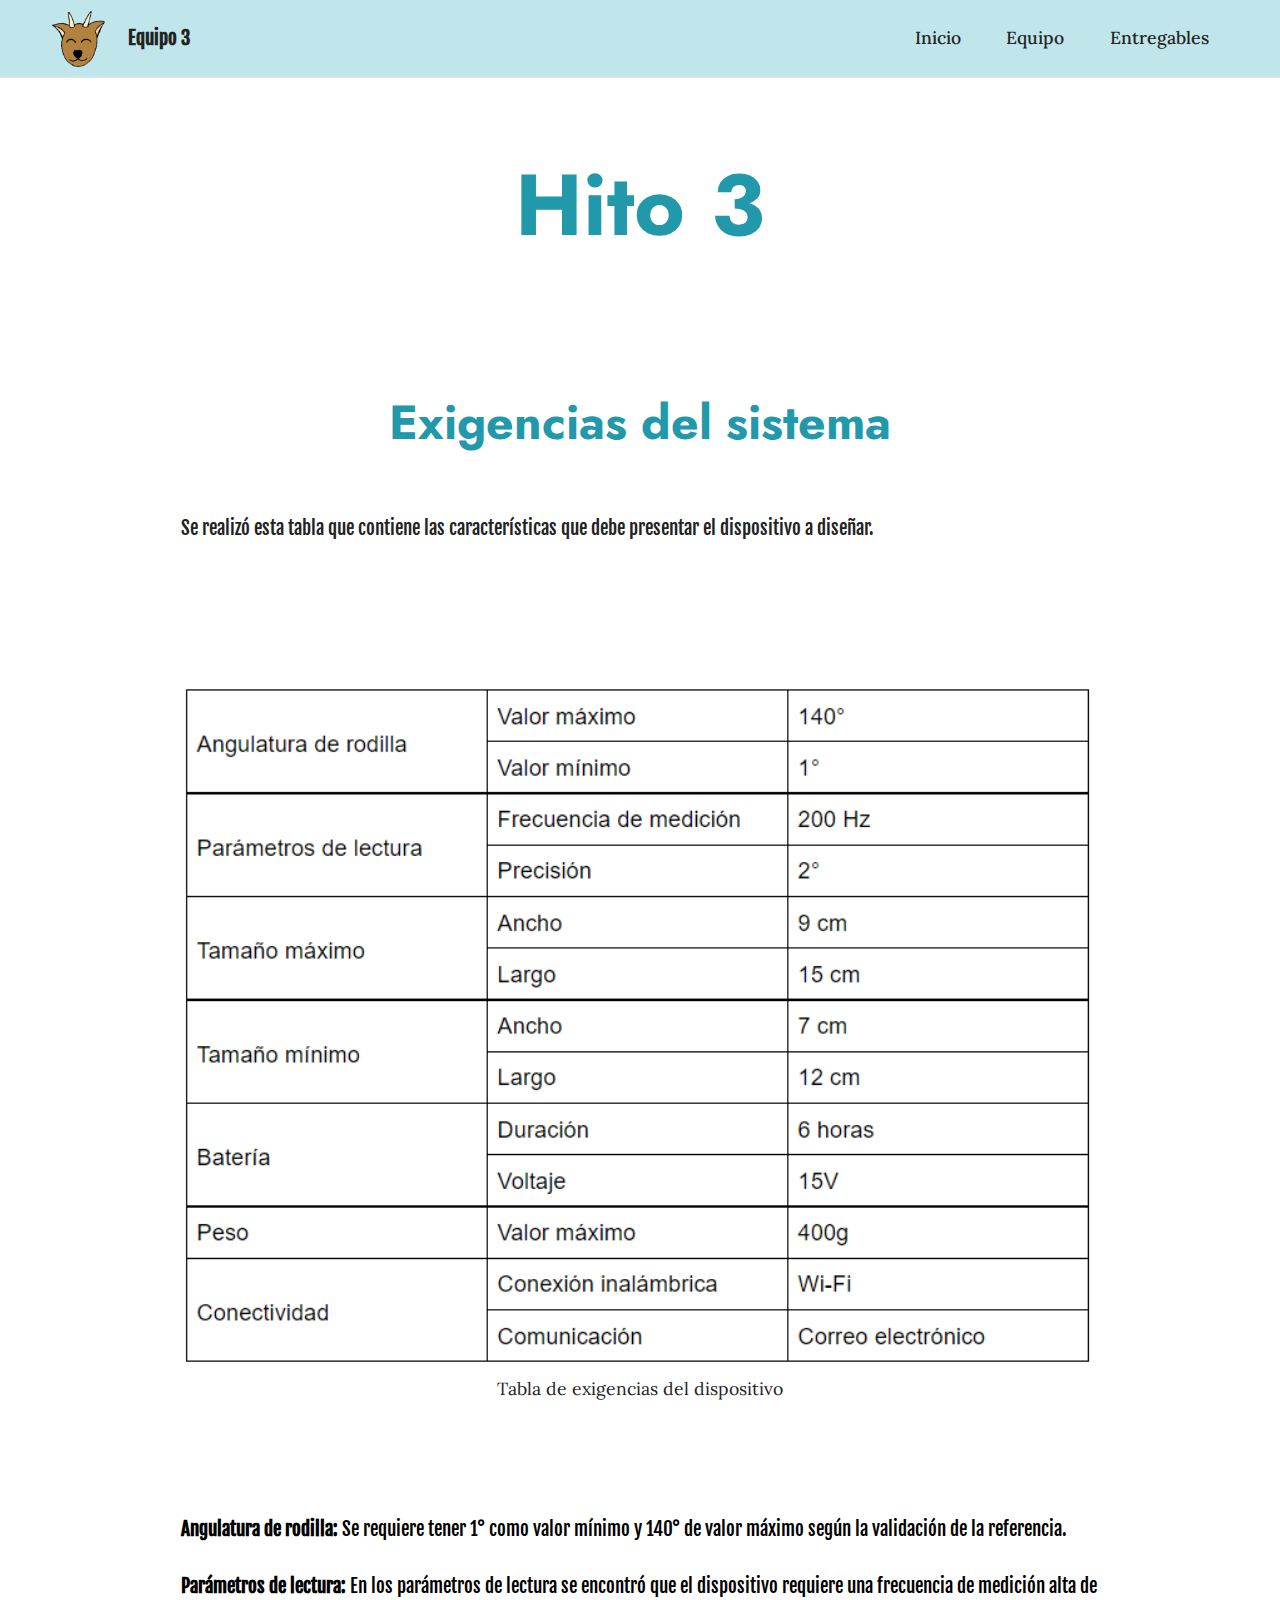
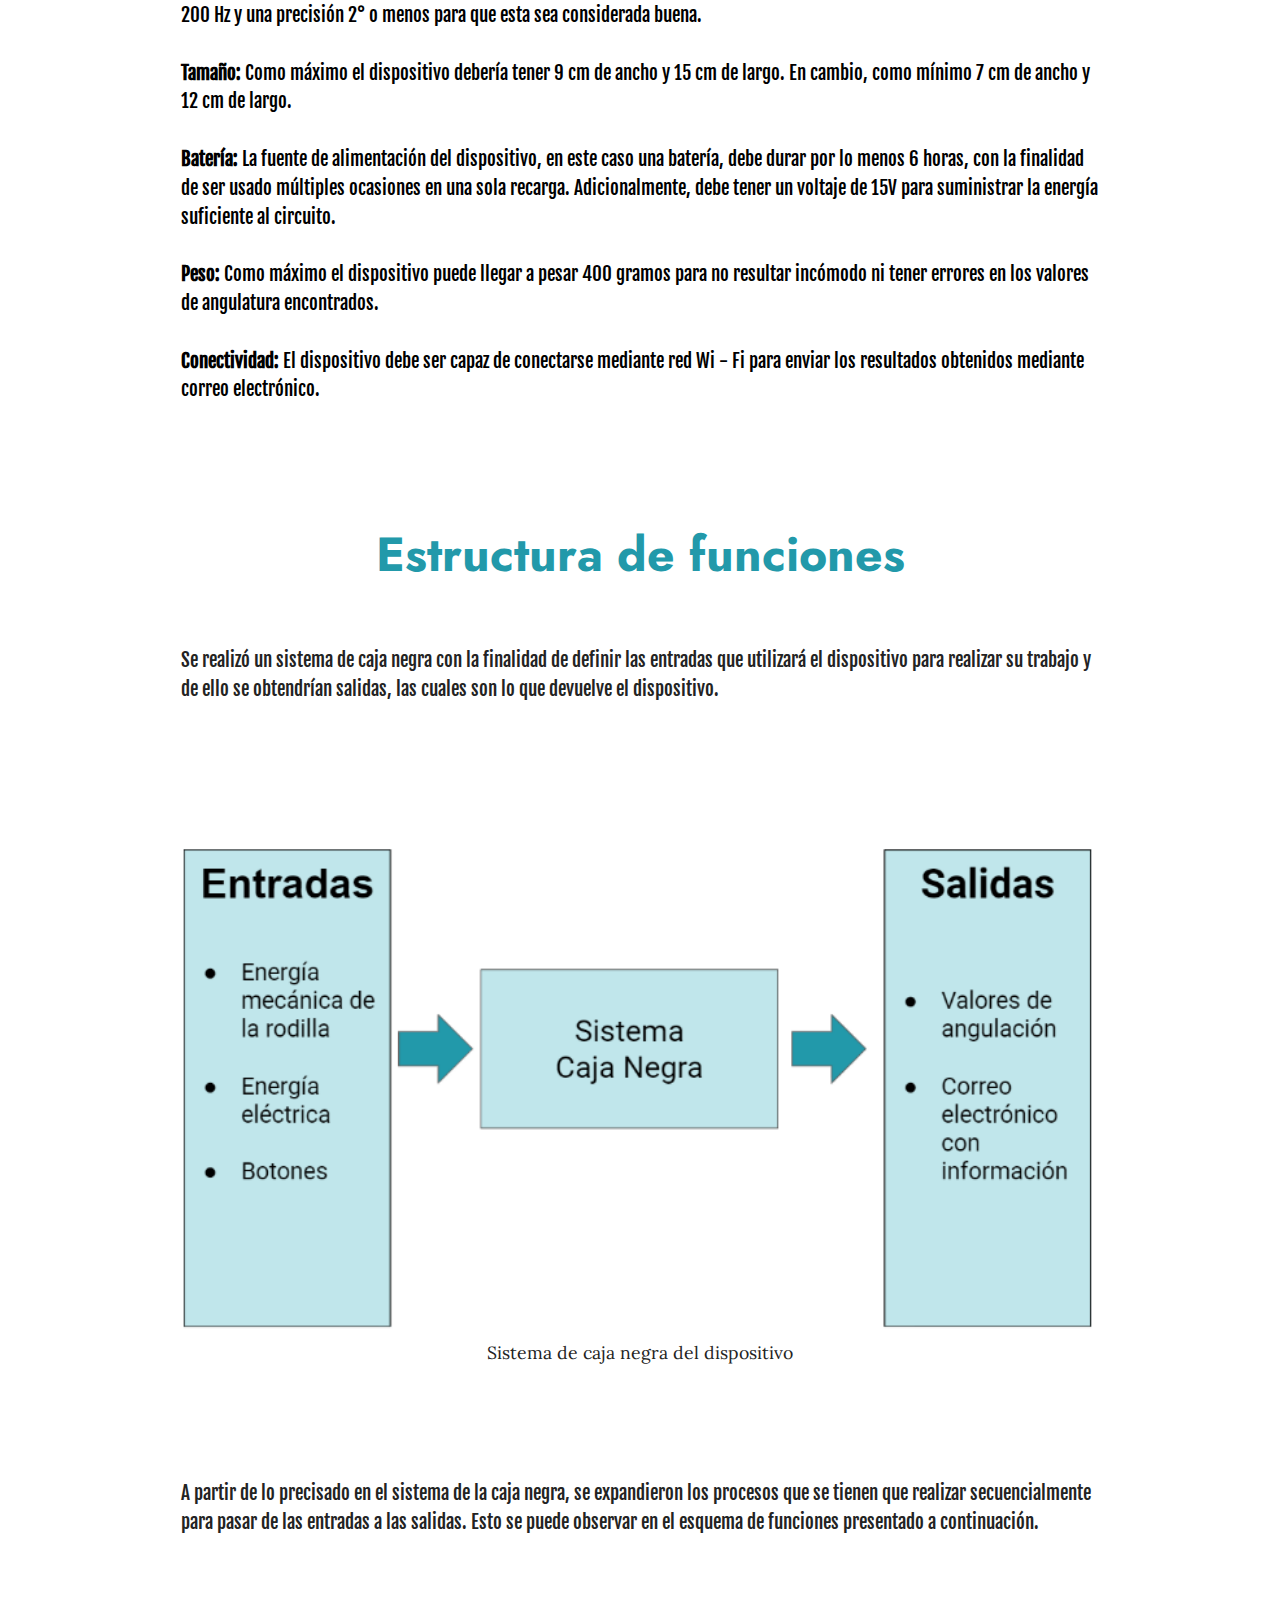
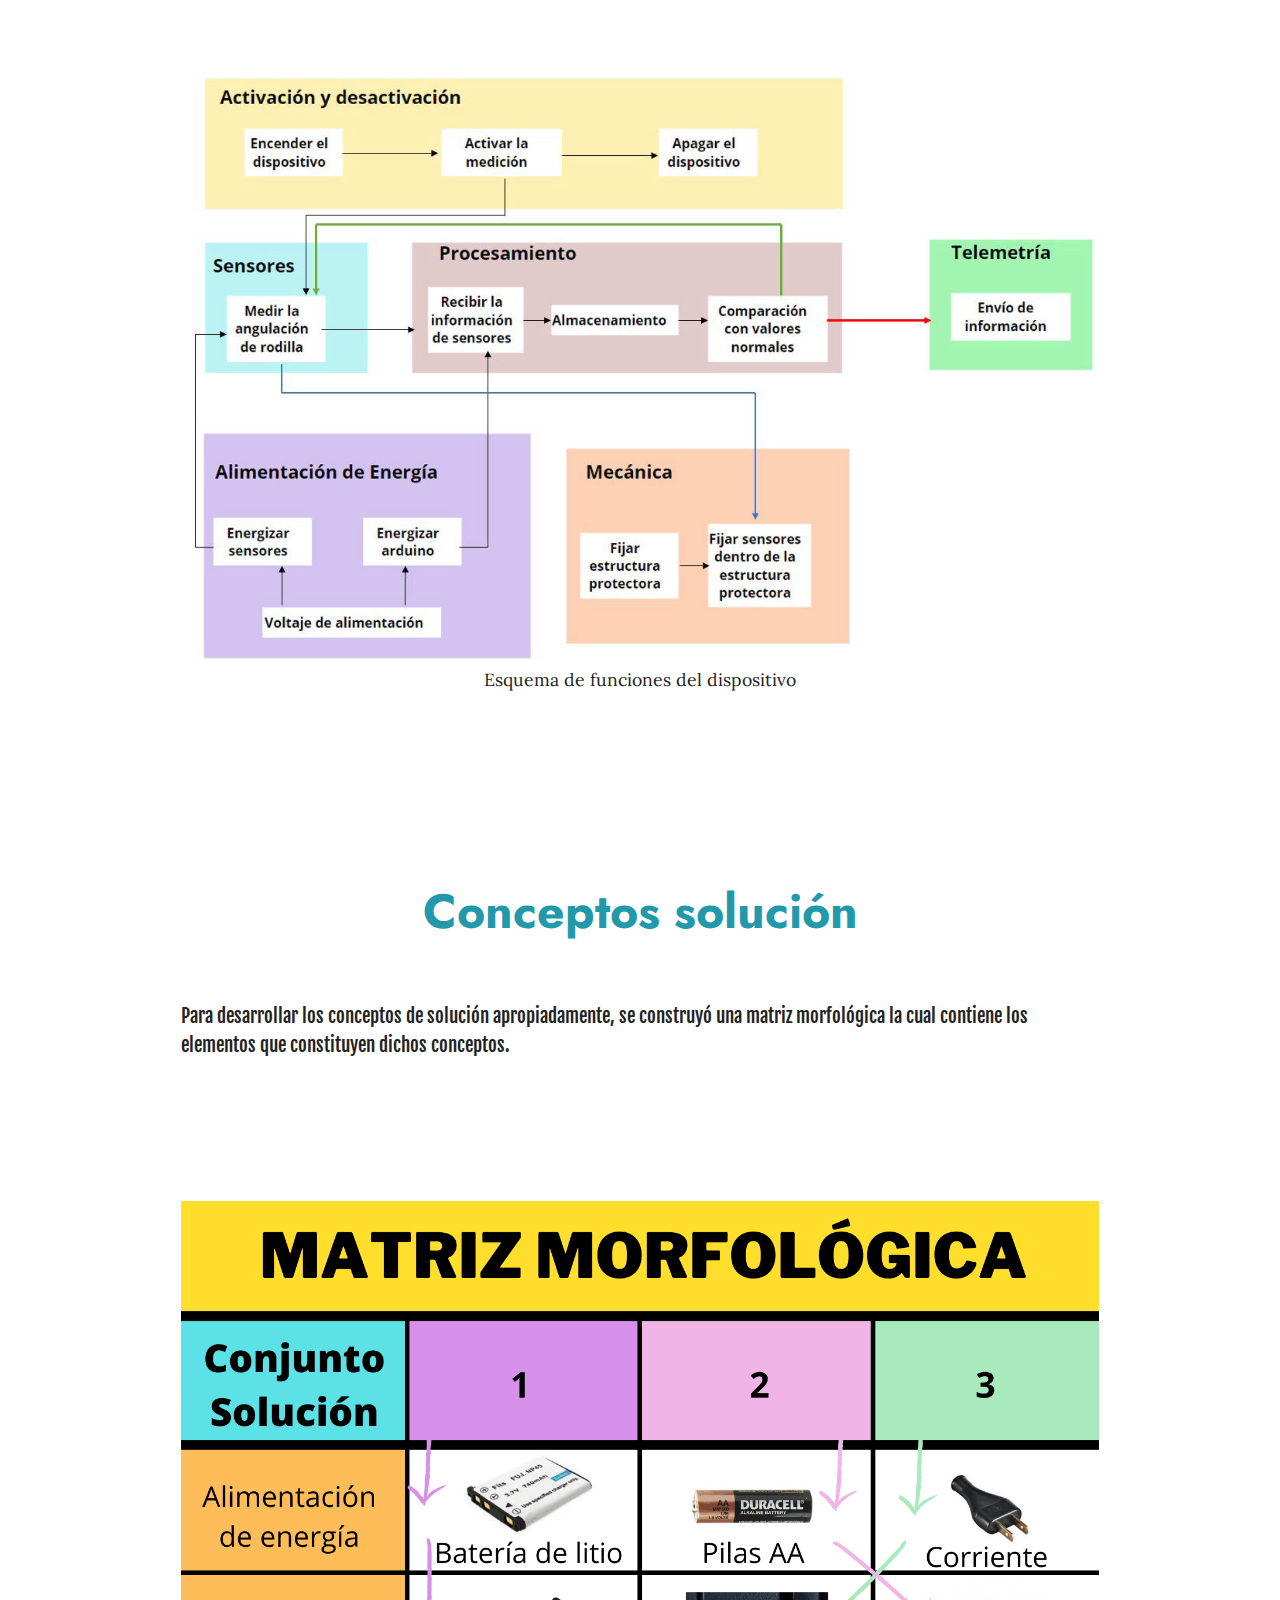
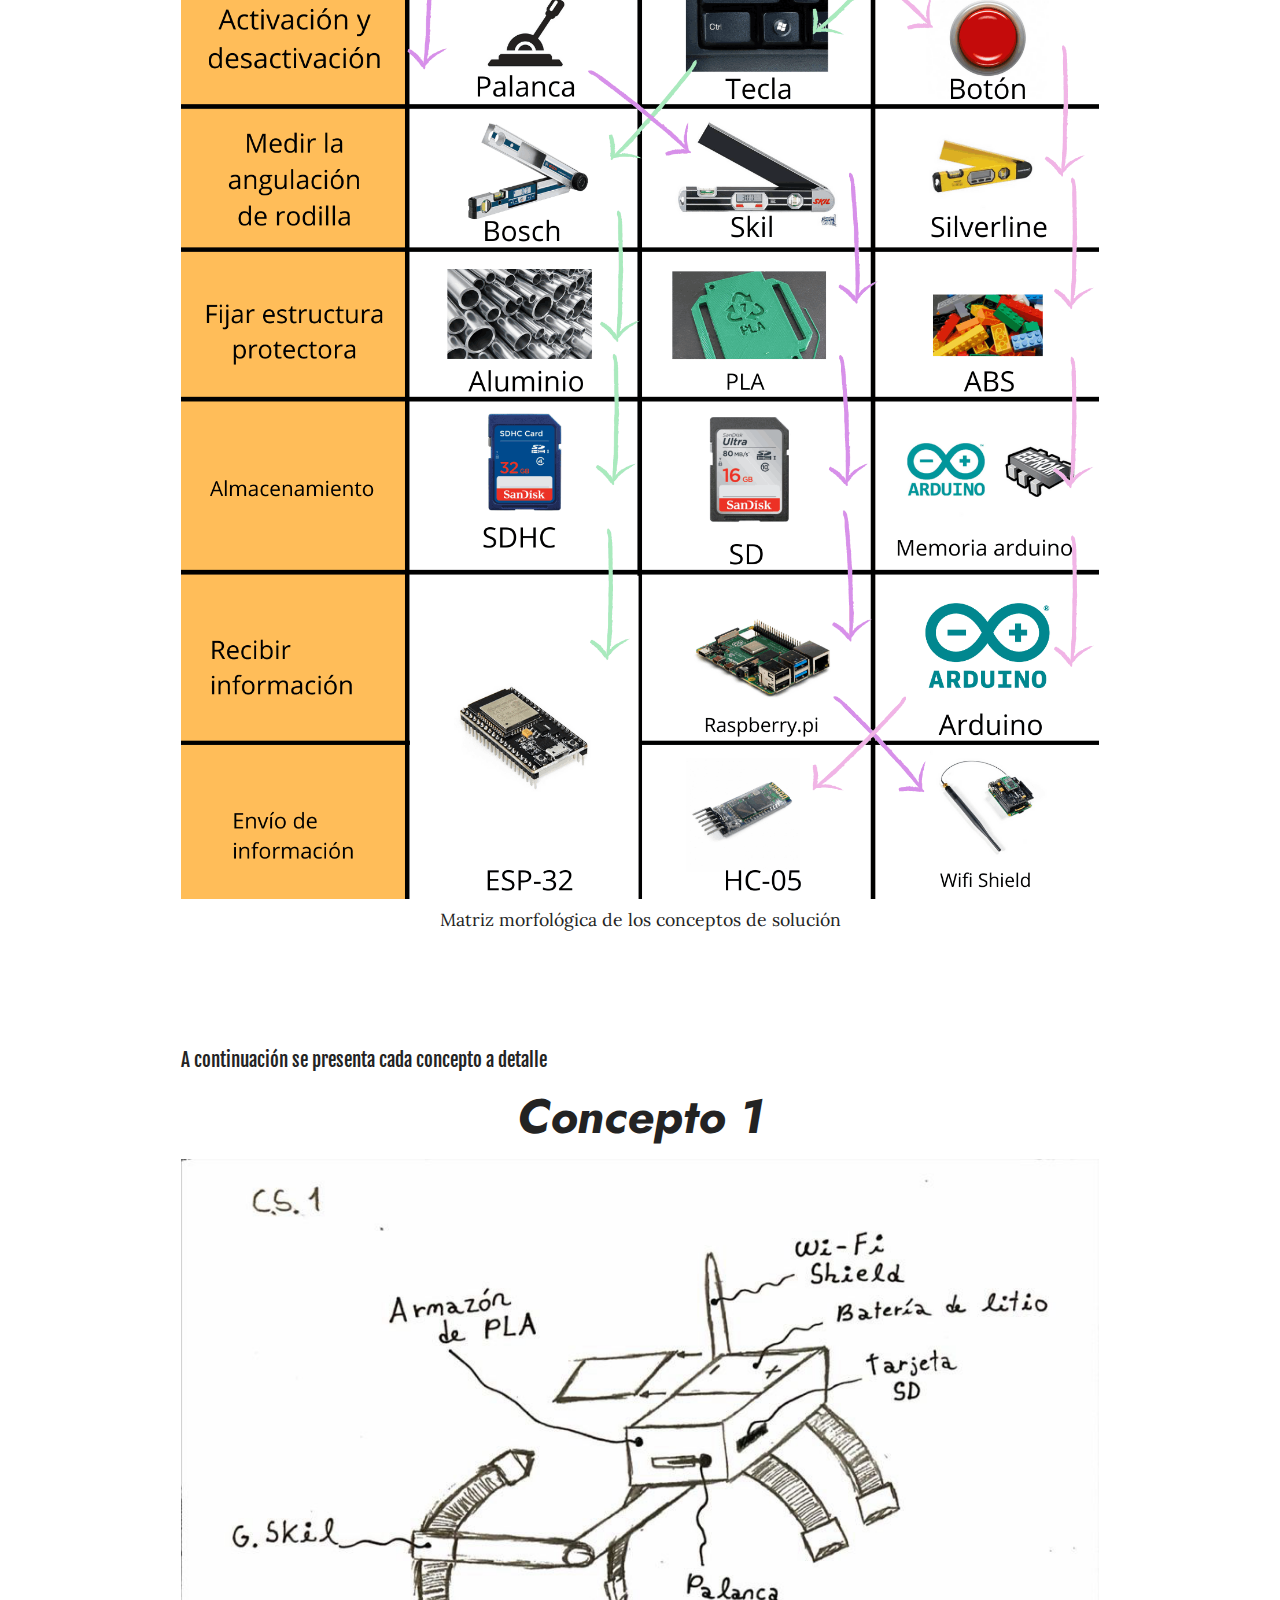
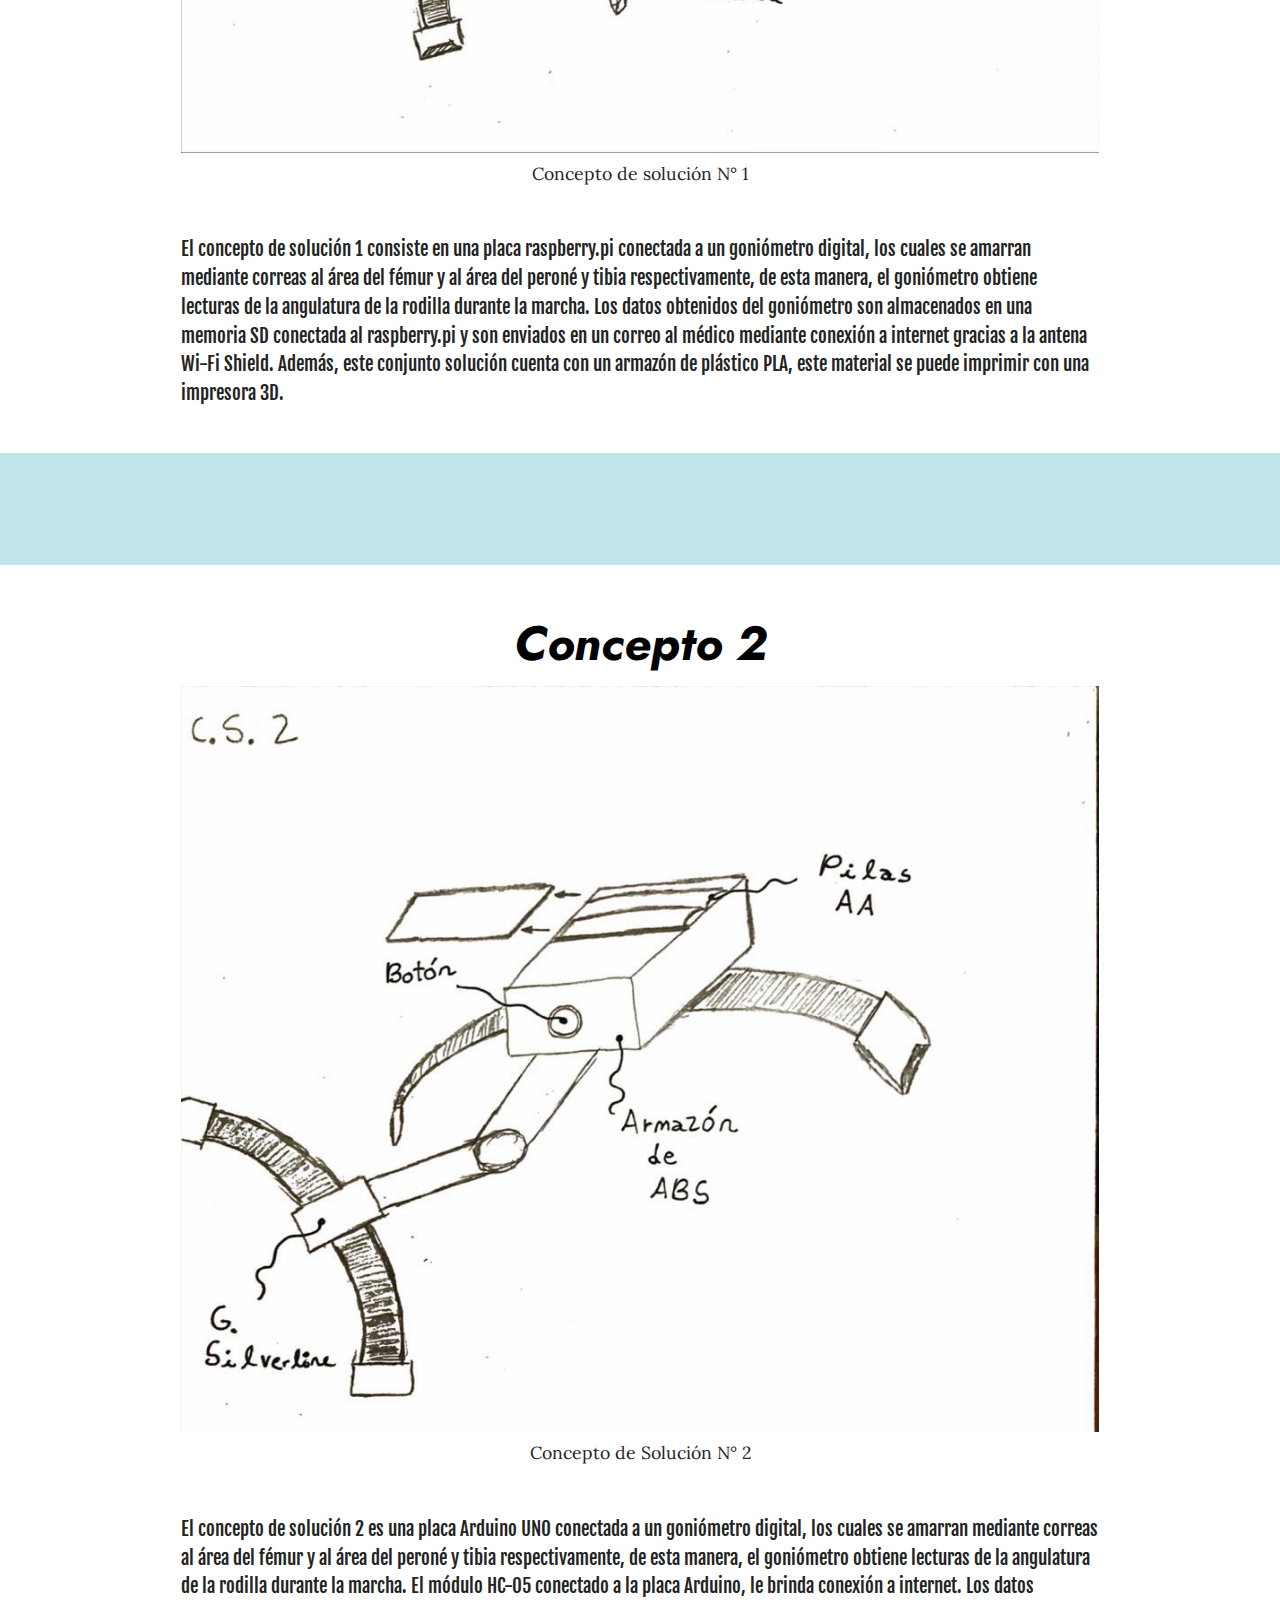
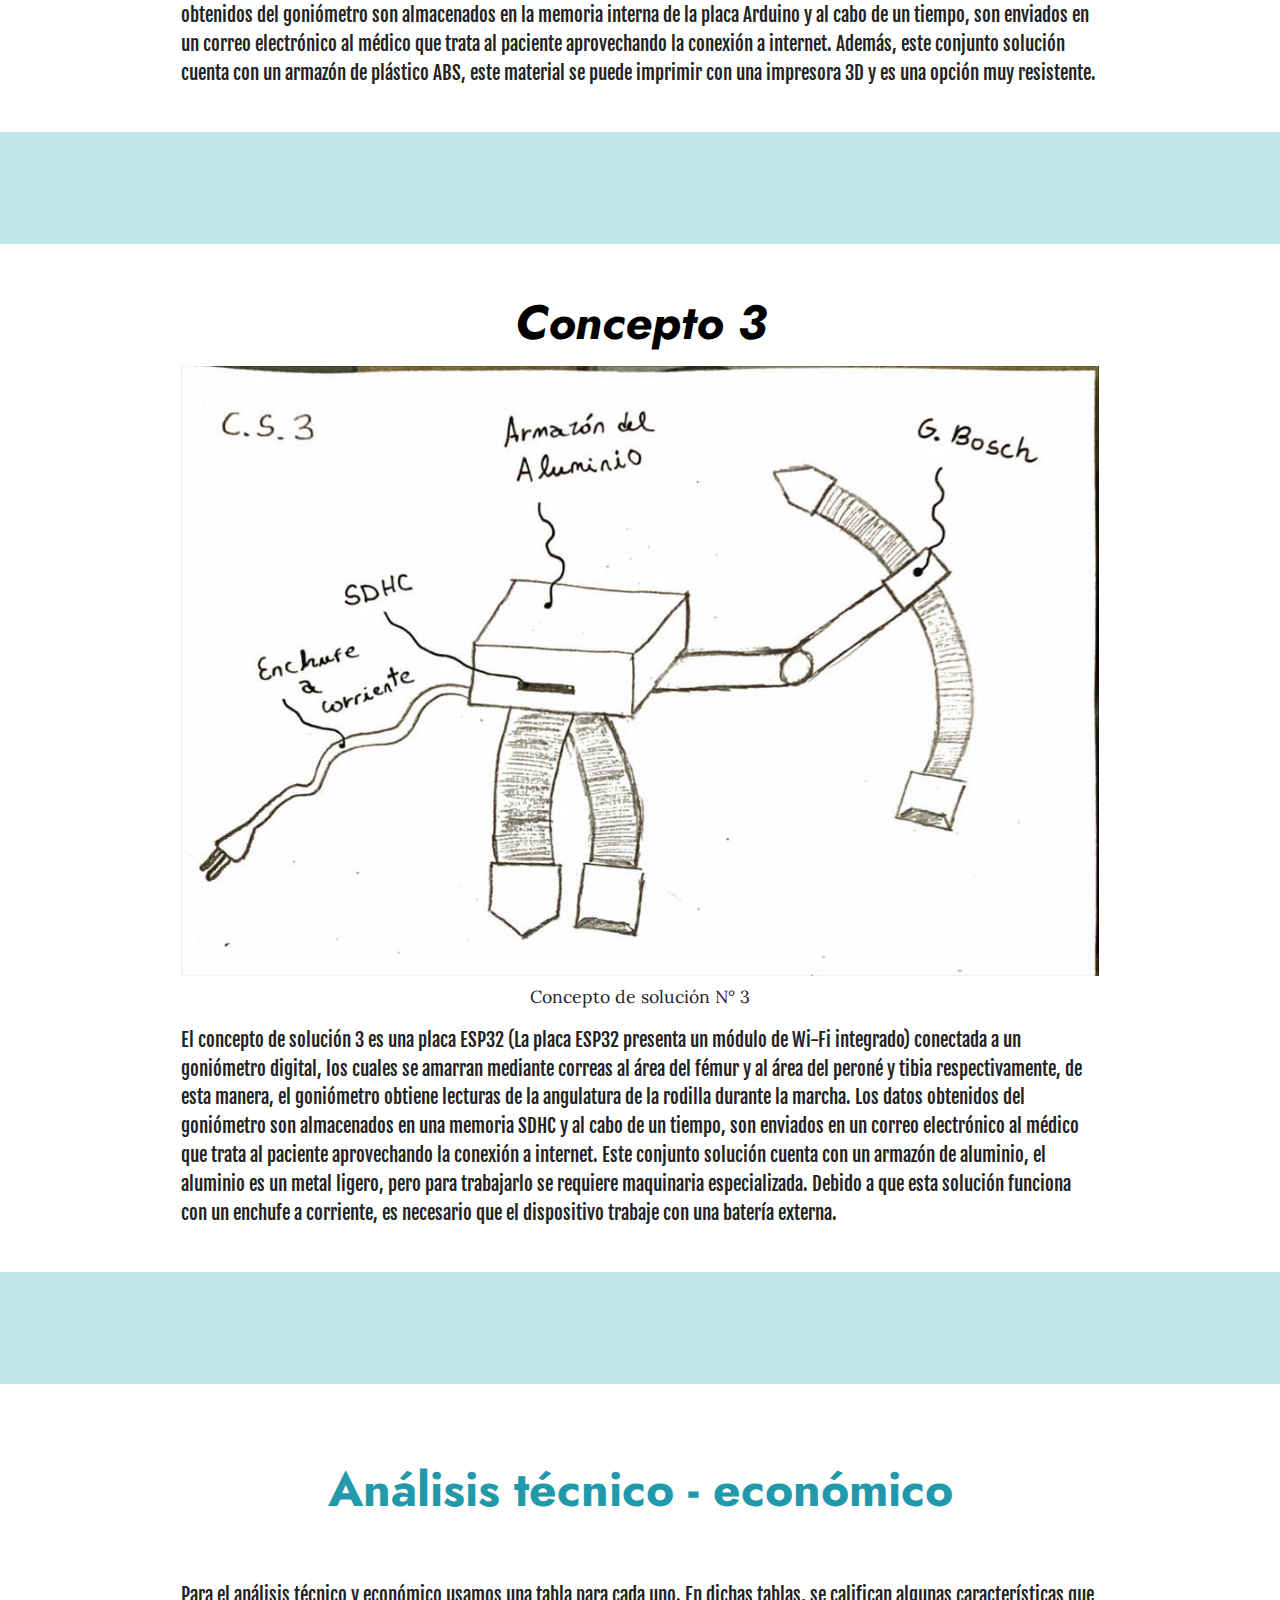
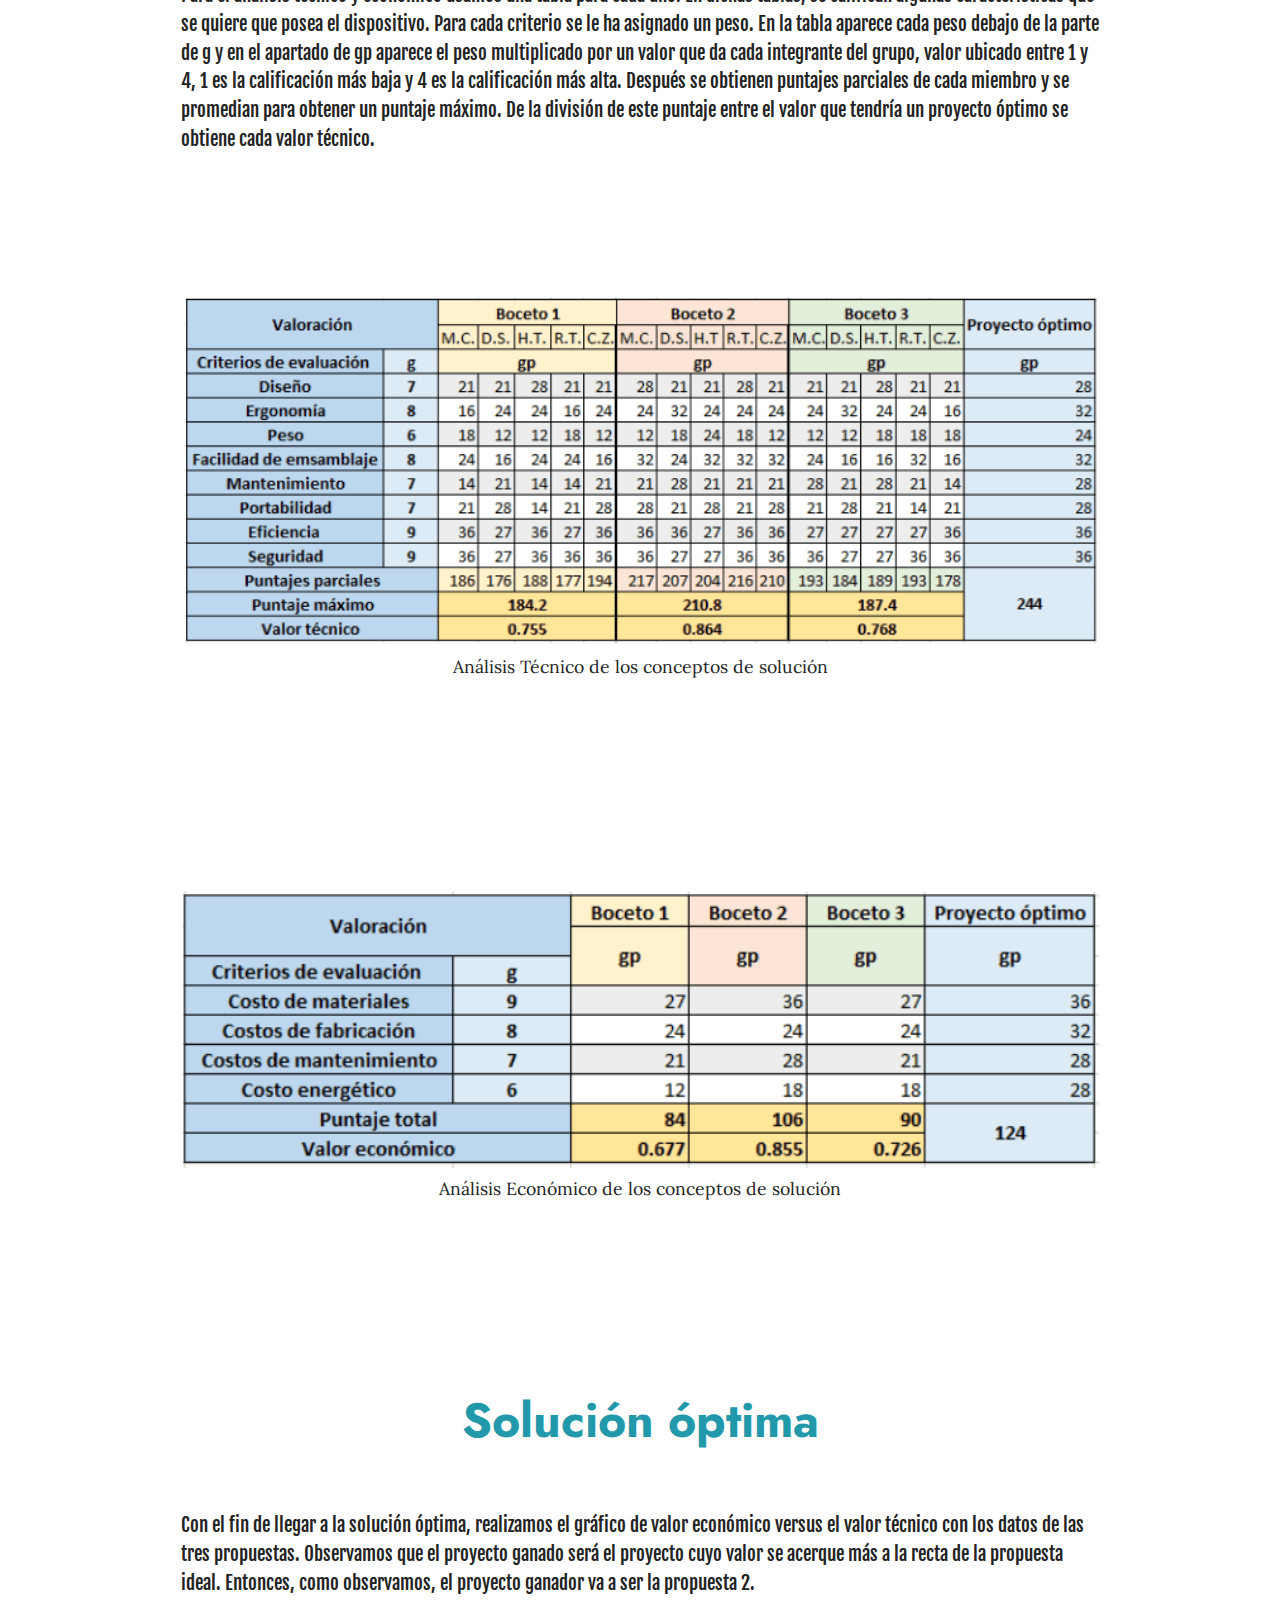
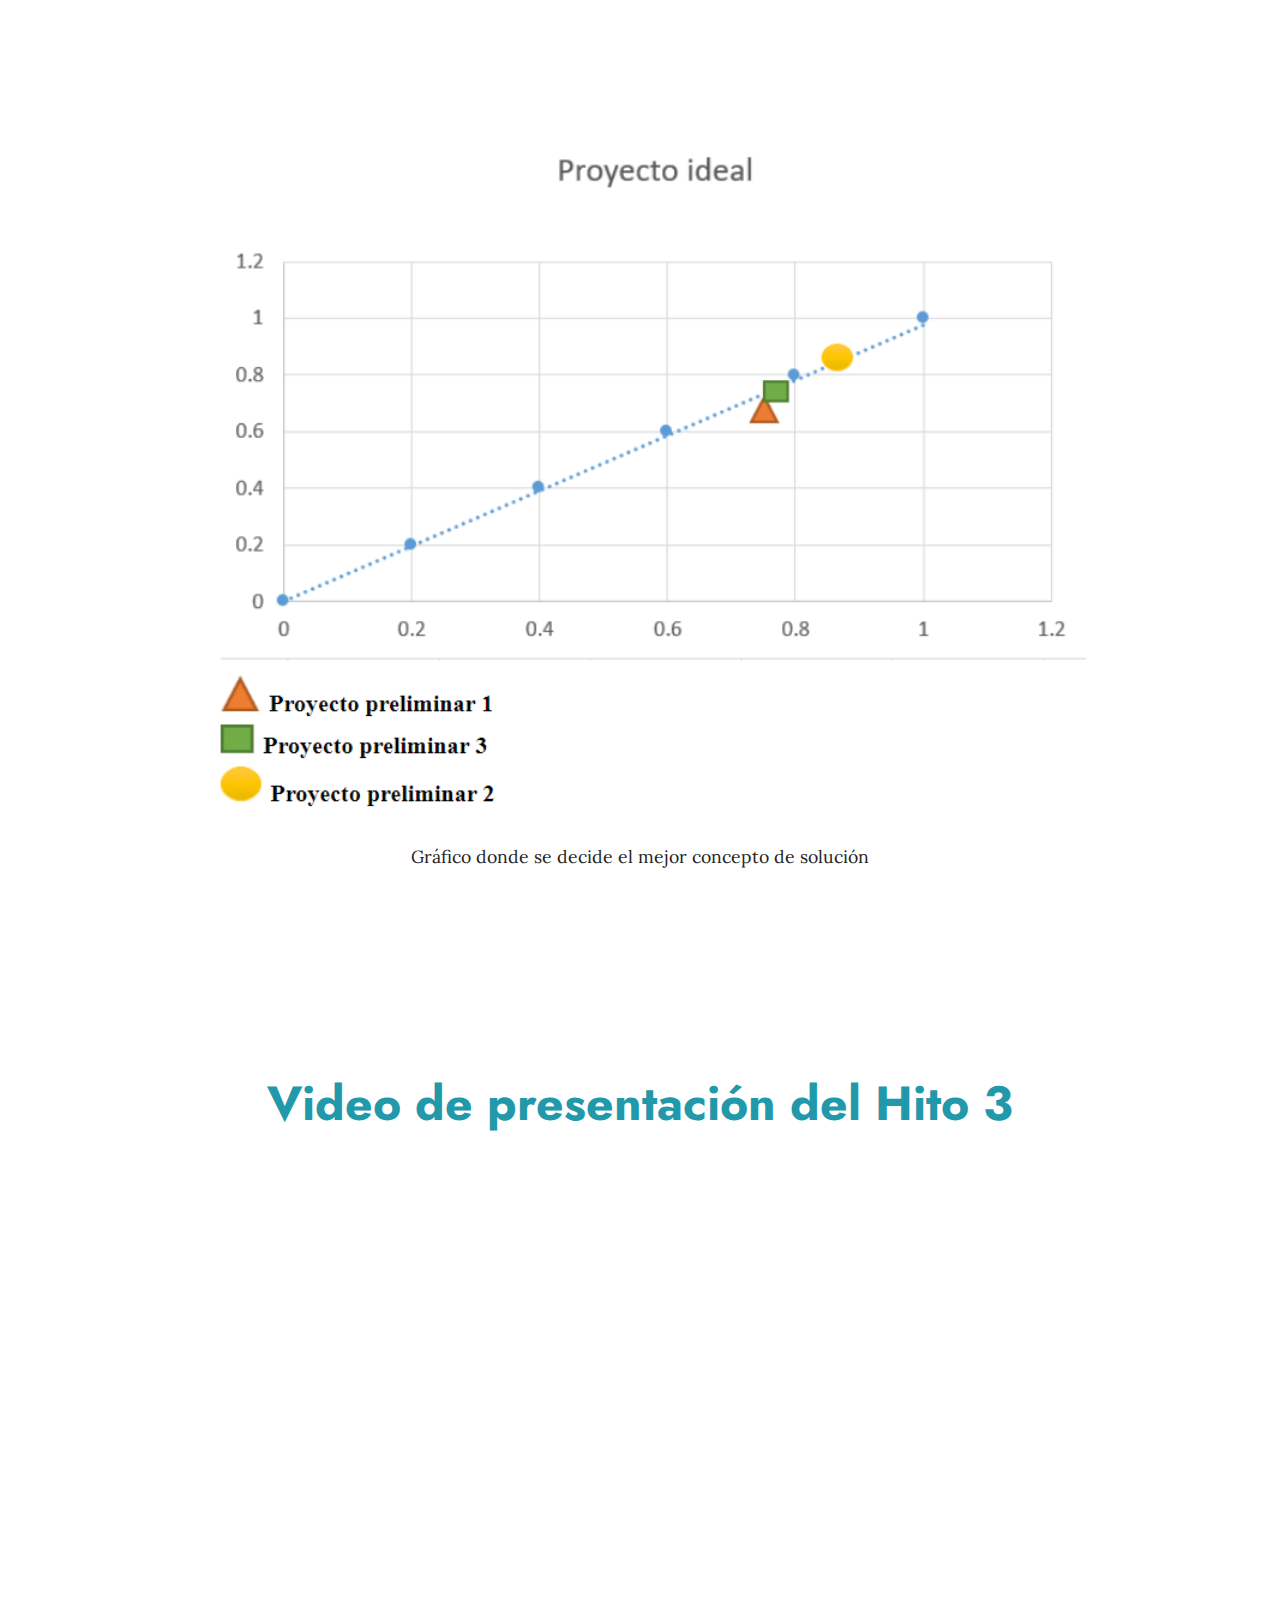
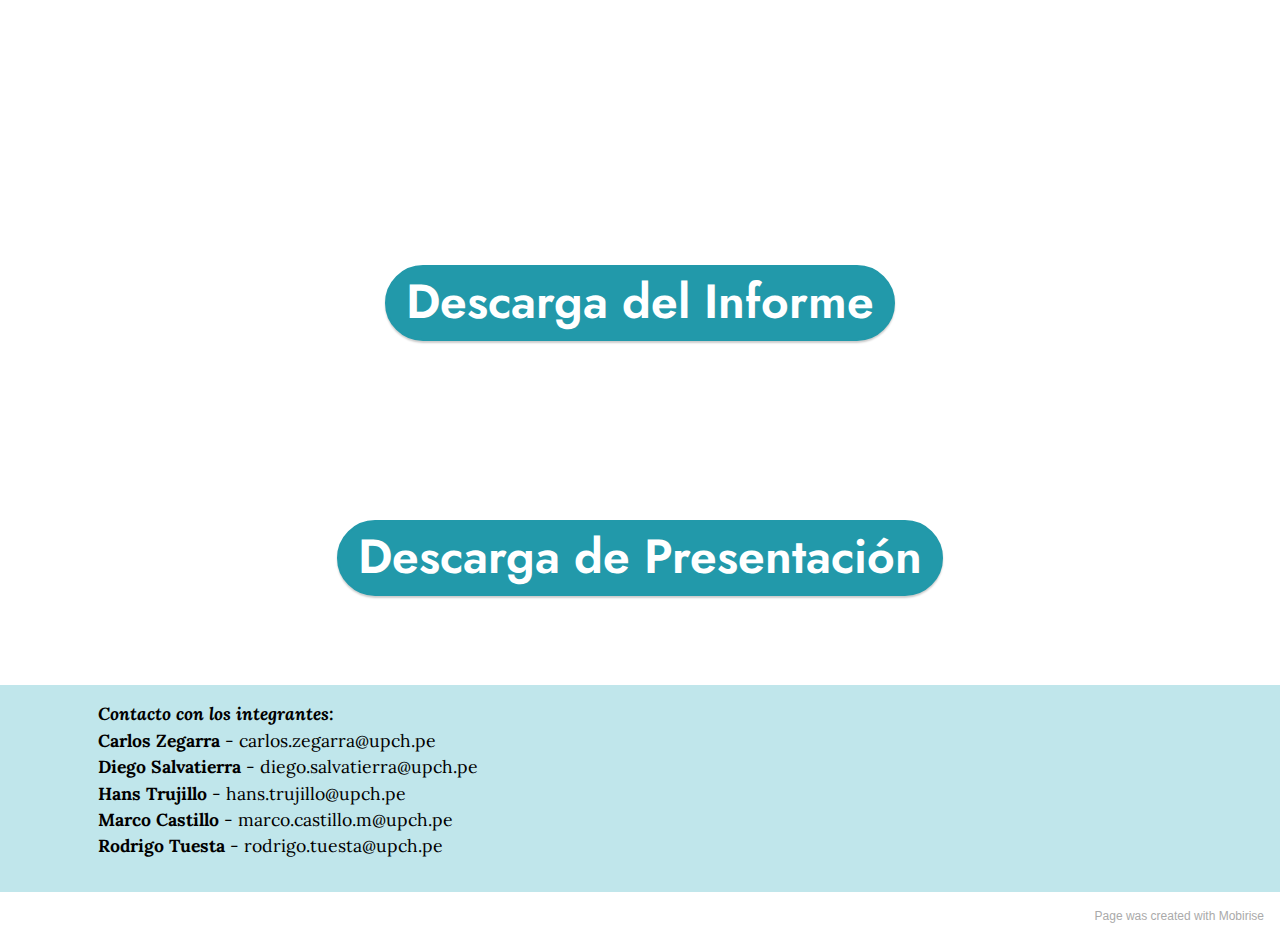
<file: h3.html>
<!DOCTYPE html>
<html  >
<head>
  <!-- Site made with Mobirise Website Builder v5.4.1, https://mobirise.com -->
  <meta charset="UTF-8">
  <meta http-equiv="X-UA-Compatible" content="IE=edge">
  <meta name="generator" content="Mobirise v5.4.1, mobirise.com">
  <meta name="viewport" content="width=device-width, initial-scale=1, minimum-scale=1">
  <link rel="shortcut icon" href="assets/images/puducarita-96x92.png" type="image/x-icon">
  <meta name="description" content="">
  
  
  <title>Hito 3</title>
  <link rel="stylesheet" href="assets/bootstrap/css/bootstrap.min.css">
  <link rel="stylesheet" href="assets/bootstrap/css/bootstrap-grid.min.css">
  <link rel="stylesheet" href="assets/bootstrap/css/bootstrap-reboot.min.css">
  <link rel="stylesheet" href="assets/dropdown/css/style.css">
  <link rel="stylesheet" href="assets/socicon/css/styles.css">
  <link rel="stylesheet" href="assets/theme/css/style.css">
  <link rel="preload" href="https://fonts.googleapis.com/css?family=Jost:100,200,300,400,500,600,700,800,900,100i,200i,300i,400i,500i,600i,700i,800i,900i&display=swap" as="style" onload="this.onload=null;this.rel='stylesheet'">
  <noscript><link rel="stylesheet" href="https://fonts.googleapis.com/css?family=Jost:100,200,300,400,500,600,700,800,900,100i,200i,300i,400i,500i,600i,700i,800i,900i&display=swap"></noscript>
  <link rel="preload" href="https://fonts.googleapis.com/css?family=Ubuntu:300,300i,400,400i,500,500i,700,700i&display=swap" as="style" onload="this.onload=null;this.rel='stylesheet'">
  <noscript><link rel="stylesheet" href="https://fonts.googleapis.com/css?family=Ubuntu:300,300i,400,400i,500,500i,700,700i&display=swap"></noscript>
  <link rel="preload" href="https://fonts.googleapis.com/css?family=Fjalla+One:400&display=swap" as="style" onload="this.onload=null;this.rel='stylesheet'">
  <noscript><link rel="stylesheet" href="https://fonts.googleapis.com/css?family=Fjalla+One:400&display=swap"></noscript>
  <link rel="preload" href="https://fonts.googleapis.com/css?family=Lora:400,500,600,700,400i,500i,600i,700i&display=swap" as="style" onload="this.onload=null;this.rel='stylesheet'">
  <noscript><link rel="stylesheet" href="https://fonts.googleapis.com/css?family=Lora:400,500,600,700,400i,500i,600i,700i&display=swap"></noscript>
  <link rel="preload" as="style" href="assets/mobirise/css/mbr-additional.css"><link rel="stylesheet" href="assets/mobirise/css/mbr-additional.css" type="text/css">
  
  
  
  
</head>
<body>
  
  <section data-bs-version="5.1" class="menu cid-sIpQ9OZt4z" once="menu" id="menu1-1g">
    
    <nav class="navbar navbar-dropdown navbar-expand-lg">
        <div class="container-fluid">
            <div class="navbar-brand">
                <span class="navbar-logo">
                    <a href="index.html">
                        <img src="assets/images/puducarita-96x92.png" alt="Mobirise" style="height: 3.8rem;">
                    </a>
                </span>
                <span class="navbar-caption-wrap"><a class="navbar-caption text-black text-primary display-7" href="index.html">&nbsp;Equipo 3</a></span>
            </div>
            <button class="navbar-toggler" type="button" data-toggle="collapse" data-bs-toggle="collapse" data-target="#navbarSupportedContent" data-bs-target="#navbarSupportedContent" aria-controls="navbarNavAltMarkup" aria-expanded="false" aria-label="Toggle navigation">
                <div class="hamburger">
                    <span></span>
                    <span></span>
                    <span></span>
                    <span></span>
                </div>
            </button>
            <div class="collapse navbar-collapse" id="navbarSupportedContent">
                <ul class="navbar-nav nav-dropdown nav-right" data-app-modern-menu="true"><li class="nav-item"><a class="nav-link link text-black text-primary display-4" href="index.html">Inicio</a></li><li class="nav-item"><a class="nav-link link text-black text-primary display-4" href="Equipo.html">Equipo</a></li><li class="nav-item"><a class="nav-link link text-black text-primary display-4" href="Entregables.html">Entregables</a></li></ul>
                
                
            </div>
        </div>
    </nav>

</section>

<section data-bs-version="5.1" class="content4 cid-sIpQ9OGcIV" id="content4-1f">
    
    
    <div class="container">
        <div class="row justify-content-center">
            <div class="title col-md-12 col-lg-10">
                <h3 class="mbr-section-title mbr-fonts-style align-center mb-4 display-1">
                    <strong>Hito 3</strong></h3>
                
                
            </div>
        </div>
    </div>
</section>

<section data-bs-version="5.1" class="content4 cid-sNTLngwPin" id="content4-4y">
    
    
    <div class="container">
        <div class="row justify-content-center">
            <div class="title col-md-12 col-lg-10">
                <h3 class="mbr-section-title mbr-fonts-style align-center mb-4 display-2">
                    <strong>Exigencias del sistema</strong></h3>
                
                
            </div>
        </div>
    </div>
</section>

<section data-bs-version="5.1" class="content5 cid-sOyvVqrwRc" id="content5-55">
    
    <div class="container">
        <div class="row justify-content-center">
            <div class="col-md-12 col-lg-10">
                
                
                <p class="mbr-text mbr-fonts-style display-7">Se realizó esta tabla que contiene las características que debe presentar el dispositivo a diseñar.<br><br></p>
            </div>
        </div>
    </div>
</section>

<section data-bs-version="5.1" class="image3 cid-sNTOzLIJvT" id="image3-53">
    

    

    <div class="container">
        <div class="row justify-content-center">
            <div class="col-12 col-lg-10">
                <div class="image-wrapper">
                    <img src="assets/images/tablaexigencias-733x547.png" alt="Mobirise">
                    <p class="mbr-description mbr-fonts-style mt-2 align-center display-4">
                        Tabla de exigencias del dispositivo</p>
                </div>
            </div>
        </div>
    </div>
</section>

<section data-bs-version="5.1" class="content5 cid-sPry5j2Hy4" id="content5-5s">
    
    <div class="container">
        <div class="row justify-content-center">
            <div class="col-md-12 col-lg-10">
                
                
                <p class="mbr-text mbr-fonts-style display-7"><strong>Angulatura de rodilla:</strong> Se requiere tener 1° como valor mínimo y 140° de valor máximo según la validación de la referencia.
<br>
<br><strong>Parámetros de</strong> <strong>lectura:</strong> En los parámetros de lectura se encontró que el dispositivo requiere una frecuencia de medición alta de 200 Hz y una precisión 2° o menos para que esta sea considerada buena. 
<br>
<br><strong>Tamaño:</strong> Como máximo el dispositivo debería tener 9 cm de ancho y 15 cm de largo. En cambio, como mínimo 7 cm de ancho y 12 cm de largo.
<br>
<br><strong>Batería: </strong>La fuente de alimentación del dispositivo, en este caso una batería, debe durar por lo menos 6 horas, con la finalidad de ser usado múltiples ocasiones en una sola recarga. Adicionalmente, debe tener un voltaje de 15V para suministrar la energía suficiente al circuito.
<br>
<br><strong>Peso:</strong> Como máximo el dispositivo puede llegar a pesar 400 gramos para no resultar incómodo ni tener errores en los valores de angulatura encontrados.
<br>
<br><strong>Conectividad: </strong>El dispositivo debe ser capaz de conectarse mediante red Wi - Fi para enviar los resultados obtenidos mediante correo electrónico.<br><br></p>
            </div>
        </div>
    </div>
</section>

<section data-bs-version="5.1" class="content4 cid-sNTNDIiKZL" id="content4-4z">
    
    
    <div class="container">
        <div class="row justify-content-center">
            <div class="title col-md-12 col-lg-10">
                <h3 class="mbr-section-title mbr-fonts-style align-center mb-4 display-2">
                    <strong>Estructura de funciones</strong></h3>
                
                
            </div>
        </div>
    </div>
</section>

<section data-bs-version="5.1" class="content5 cid-sOywGL0Nm9" id="content5-56">
    
    <div class="container">
        <div class="row justify-content-center">
            <div class="col-md-12 col-lg-10">
                
                
                <p class="mbr-text mbr-fonts-style display-7">Se realizó un sistema de caja negra con la finalidad de definir las entradas que utilizará el dispositivo para realizar su trabajo y de ello se obtendrían salidas, las cuales son lo que devuelve el dispositivo.<br><br></p>
            </div>
        </div>
    </div>
</section>

<section data-bs-version="5.1" class="image3 cid-sOyx9UiZi4" id="image3-57">
    

    

    <div class="container">
        <div class="row justify-content-center">
            <div class="col-12 col-lg-10">
                <div class="image-wrapper">
                    <img src="assets/images/cajablack-707x376.png" alt="Mobirise">
                    <p class="mbr-description mbr-fonts-style mt-2 align-center display-4">Sistema de caja negra del dispositivo</p>
                </div>
            </div>
        </div>
    </div>
</section>

<section data-bs-version="5.1" class="content5 cid-sOyxq9Figd" id="content5-58">
    
    <div class="container">
        <div class="row justify-content-center">
            <div class="col-md-12 col-lg-10">
                
                
                <p class="mbr-text mbr-fonts-style display-7">A partir de lo precisado en el sistema de la caja negra, se expandieron los procesos que se tienen que realizar secuencialmente para pasar de las entradas a las salidas. Esto se puede observar en el esquema de funciones presentado a continuación.<br><br></p>
            </div>
        </div>
    </div>
</section>

<section data-bs-version="5.1" class="image3 cid-sOyy4YBKUP" id="image3-59">
    

    

    <div class="container">
        <div class="row justify-content-center">
            <div class="col-12 col-lg-10">
                <div class="image-wrapper">
                    <img src="assets/images/truesquema-1186x752.jpg" alt="Mobirise">
                    <p class="mbr-description mbr-fonts-style mt-2 align-center display-4">Esquema de funciones del dispositivo</p>
                </div>
            </div>
        </div>
    </div>
</section>

<section data-bs-version="5.1" class="content4 cid-sNTNEdWUwr" id="content4-50">
    
    
    <div class="container">
        <div class="row justify-content-center">
            <div class="title col-md-12 col-lg-10">
                <h3 class="mbr-section-title mbr-fonts-style align-center mb-4 display-2">
                    <strong>Conceptos solución</strong></h3>
                
                
            </div>
        </div>
    </div>
</section>

<section data-bs-version="5.1" class="content5 cid-sOySBJ7Zx0" id="content5-5b">
    
    <div class="container">
        <div class="row justify-content-center">
            <div class="col-md-12 col-lg-10">
                
                
                <p class="mbr-text mbr-fonts-style display-7">Para desarrollar los conceptos de solución apropiadamente, se construyó una matriz morfológica la cual contiene los elementos que constituyen dichos conceptos.<br><br></p>
            </div>
        </div>
    </div>
</section>

<section data-bs-version="5.1" class="image3 cid-sOySDaW7H5" id="image3-5c">
    

    

    <div class="container">
        <div class="row justify-content-center">
            <div class="col-12 col-lg-10">
                <div class="image-wrapper">
                    <img src="assets/images/matrizmorfologica-1587x2245.png" alt="Mobirise">
                    <p class="mbr-description mbr-fonts-style mt-2 align-center display-4">Matriz morfológica de los conceptos de solución</p>
                </div>
            </div>
        </div>
    </div>
</section>

<section data-bs-version="5.1" class="content5 cid-sOyyUtv5Bt" id="content5-5a">
    
    <div class="container">
        <div class="row justify-content-center">
            <div class="col-md-12 col-lg-10">
                
                
                <p class="mbr-text mbr-fonts-style display-7">A continuación se presenta cada concepto a detalle</p>
            </div>
        </div>
    </div>
</section>

<section data-bs-version="5.1" class="content5 cid-sOyXP4DFDd" id="content5-5d">
    
    <div class="container">
        <div class="row justify-content-center">
            <div class="col-md-12 col-lg-10">
                
                
                <p class="mbr-text mbr-fonts-style display-2"><em><strong>Concepto 1</strong></em><br></p>
            </div>
        </div>
    </div>
</section>

<section data-bs-version="5.1" class="image3 cid-sOyYgwP1oy" id="image3-5g">
    

    

    <div class="container">
        <div class="row justify-content-center">
            <div class="col-12 col-lg-10">
                <div class="image-wrapper">
                    <img src="assets/images/conceptoreal1-1024x662.jpg" alt="Mobirise">
                    <p class="mbr-description mbr-fonts-style mt-2 align-center display-4">Concepto de solución N° 1</p>
                </div>
            </div>
        </div>
    </div>
</section>

<section data-bs-version="5.1" class="content5 cid-sPs8ZRrNrV" id="content5-5t">
    
    <div class="container">
        <div class="row justify-content-center">
            <div class="col-md-12 col-lg-10">
                
                
                <p class="mbr-text mbr-fonts-style display-7">El concepto de solución 1 consiste en una placa raspberry.pi conectada a un goniómetro digital, los cuales se amarran mediante correas al área del fémur y al área del peroné y tibia respectivamente, de esta manera, el goniómetro obtiene lecturas de la angulatura de la rodilla durante la marcha. Los datos obtenidos del goniómetro son almacenados en una memoria SD conectada al raspberry.pi y son enviados en un correo al médico mediante conexión a internet gracias a la antena Wi-Fi Shield. Además, este conjunto solución cuenta con un armazón de plástico PLA, este material se puede imprimir con una impresora 3D. <br><br></p>
            </div>
        </div>
    </div>
</section>

<section data-bs-version="5.1" class="content4 cid-sOziiGvs7Q" id="content4-5k">
    
    
    <div class="container">
        <div class="row justify-content-center">
            <div class="title col-md-12 col-lg-10">
                
                
                
            </div>
        </div>
    </div>
</section>

<section data-bs-version="5.1" class="content5 cid-sOyXQqnxJm" id="content5-5e">
    
    <div class="container">
        <div class="row justify-content-center">
            <div class="col-md-12 col-lg-10">
                
                
                <p class="mbr-text mbr-fonts-style display-2"><br><em><strong>Concepto 2</strong></em><br></p>
            </div>
        </div>
    </div>
</section>

<section data-bs-version="5.1" class="image3 cid-sOyYhhfhhQ" id="image3-5h">
    

    

    <div class="container">
        <div class="row justify-content-center">
            <div class="col-12 col-lg-10">
                <div class="image-wrapper">
                    <img src="assets/images/conceptoreal2-1024x832.jpg" alt="Mobirise">
                    <p class="mbr-description mbr-fonts-style mt-2 align-center display-4">Concepto de Solución N° 2</p>
                </div>
            </div>
        </div>
    </div>
</section>

<section data-bs-version="5.1" class="content5 cid-sPs91VTDor" id="content5-5u">
    
    <div class="container">
        <div class="row justify-content-center">
            <div class="col-md-12 col-lg-10">
                
                
                <p class="mbr-text mbr-fonts-style display-7">El concepto de solución 2 es una placa Arduino UNO conectada a un goniómetro digital, los cuales se amarran mediante correas al área del fémur y al área del peroné y tibia respectivamente, de esta manera, el goniómetro obtiene lecturas de la angulatura de la rodilla durante la marcha. El módulo HC-05 conectado a la placa Arduino, le brinda conexión a internet. Los datos obtenidos del goniómetro son almacenados en la memoria interna de la placa Arduino y al cabo de un tiempo, son enviados en un correo electrónico al médico que trata al paciente aprovechando la conexión a internet. Además, este conjunto solución cuenta con un armazón de plástico ABS, este material se puede imprimir con una impresora 3D y es una opción muy resistente.<br><br></p>
            </div>
        </div>
    </div>
</section>

<section data-bs-version="5.1" class="content4 cid-sOzivJLJFI" id="content4-5l">
    
    
    <div class="container">
        <div class="row justify-content-center">
            <div class="title col-md-12 col-lg-10">
                
                
                
            </div>
        </div>
    </div>
</section>

<section data-bs-version="5.1" class="content5 cid-sOyXQWz5RO" id="content5-5f">
    
    <div class="container">
        <div class="row justify-content-center">
            <div class="col-md-12 col-lg-10">
                
                
                <p class="mbr-text mbr-fonts-style display-2"><br><em><strong>Concepto 3</strong></em></p>
            </div>
        </div>
    </div>
</section>

<section data-bs-version="5.1" class="image3 cid-sOyYhPWnGu" id="image3-5i">
    

    

    <div class="container">
        <div class="row justify-content-center">
            <div class="col-12 col-lg-10">
                <div class="image-wrapper">
                    <img src="assets/images/conceptoreal3-1024x680.jpg" alt="Mobirise">
                    <p class="mbr-description mbr-fonts-style mt-2 align-center display-4">Concepto de solución N° 3</p>
                </div>
            </div>
        </div>
    </div>
</section>

<section data-bs-version="5.1" class="content5 cid-sPs92K0mwO" id="content5-5v">
    
    <div class="container">
        <div class="row justify-content-center">
            <div class="col-md-12 col-lg-10">
                
                
                <p class="mbr-text mbr-fonts-style display-7">El concepto de solución 3 es una placa ESP32 (La placa ESP32 presenta un módulo de Wi-Fi integrado) conectada a un goniómetro digital, los cuales se amarran mediante correas al área del fémur y al área del peroné y tibia respectivamente, de esta manera, el goniómetro obtiene lecturas de la angulatura de la rodilla durante la marcha. Los datos obtenidos del goniómetro son almacenados en una memoria SDHC y al cabo de un tiempo, son enviados en un correo electrónico al médico que trata al paciente aprovechando la conexión a internet. Este conjunto solución cuenta con un armazón de aluminio, el aluminio es un metal ligero, pero para trabajarlo se requiere maquinaria especializada. Debido a que esta solución funciona con un enchufe a corriente, es necesario que el dispositivo trabaje con una batería externa.<br><br></p>
            </div>
        </div>
    </div>
</section>

<section data-bs-version="5.1" class="content4 cid-sOziCHaIqL" id="content4-5m">
    
    
    <div class="container">
        <div class="row justify-content-center">
            <div class="title col-md-12 col-lg-10">
                
                
                
            </div>
        </div>
    </div>
</section>

<section data-bs-version="5.1" class="content4 cid-sNTNEF3beY" id="content4-51">
    
    
    <div class="container">
        <div class="row justify-content-center">
            <div class="title col-md-12 col-lg-10">
                <h3 class="mbr-section-title mbr-fonts-style align-center mb-4 display-2"><strong>Análisis técnico - económico</strong></h3>
                
                
            </div>
        </div>
    </div>
</section>

<section data-bs-version="5.1" class="content5 cid-sPb4C4UctK" id="content5-5n">
    
    <div class="container">
        <div class="row justify-content-center">
            <div class="col-md-12 col-lg-10">
                
                
                <p class="mbr-text mbr-fonts-style display-7">Para el análisis técnico y económico usamos una tabla para cada uno. En dichas tablas, se califican algunas características que se quiere que posea el dispositivo. Para cada criterio se le ha asignado un peso. En la tabla aparece cada peso debajo de la parte de g y en el apartado de gp aparece el peso multiplicado por un valor que da cada integrante del grupo, valor ubicado entre 1 y 4, 1 es la calificación más baja y 4 es la calificación más alta. Después se obtienen puntajes parciales de cada miembro y se promedian para obtener un puntaje máximo. De la división de este puntaje entre el valor que tendría un proyecto óptimo se obtiene cada valor técnico.<br><br></p>
            </div>
        </div>
    </div>
</section>

<section data-bs-version="5.1" class="image3 cid-sPbaLFoHRH" id="image3-5o">
    

    

    <div class="container">
        <div class="row justify-content-center">
            <div class="col-12 col-lg-10">
                <div class="image-wrapper">
                    <img src="assets/images/analisitecnico-726x278.png" alt="Mobirise">
                    <p class="mbr-description mbr-fonts-style mt-2 align-center display-4">
                        Análisis Técnico de los conceptos de solución</p>
                </div>
            </div>
        </div>
    </div>
</section>

<section data-bs-version="5.1" class="image3 cid-sPbjKM7UD2" id="image3-5p">
    

    

    <div class="container">
        <div class="row justify-content-center">
            <div class="col-12 col-lg-10">
                <div class="image-wrapper">
                    <img src="assets/images/tablaoptima-722x220.png" alt="Mobirise">
                    <p class="mbr-description mbr-fonts-style mt-2 align-center display-4">
                        Análisis Económico de los conceptos de solución</p>
                </div>
            </div>
        </div>
    </div>
</section>

<section data-bs-version="5.1" class="content4 cid-sNTNF9hhj8" id="content4-52">
    
    
    <div class="container">
        <div class="row justify-content-center">
            <div class="title col-md-12 col-lg-10">
                <h3 class="mbr-section-title mbr-fonts-style align-center mb-4 display-2">
                    <strong>Solución óptima</strong></h3>
                
                
            </div>
        </div>
    </div>
</section>

<section data-bs-version="5.1" class="content5 cid-sPbkPxU57U" id="content5-5q">
    
    <div class="container">
        <div class="row justify-content-center">
            <div class="col-md-12 col-lg-10">
                
                
                <p class="mbr-text mbr-fonts-style display-7">Con el fin de llegar a la solución óptima, realizamos el gráfico de valor económico versus el valor técnico con los datos de las tres propuestas. Observamos que el proyecto ganado será el proyecto cuyo valor se acerque más a la recta de la propuesta ideal. Entonces, como observamos, el proyecto ganador va a ser la propuesta 2.<br><br></p>
            </div>
        </div>
    </div>
</section>

<section data-bs-version="5.1" class="image3 cid-sPbkSjCMoM" id="image3-5r">
    

    

    <div class="container">
        <div class="row justify-content-center">
            <div class="col-12 col-lg-10">
                <div class="image-wrapper">
                    <img src="assets/images/proyectoideal-765x581.png" alt="Mobirise">
                    <p class="mbr-description mbr-fonts-style mt-2 align-center display-4">
                        Gráfico donde se decide el mejor concepto de solución</p>
                </div>
            </div>
        </div>
    </div>
</section>

<section data-bs-version="5.1" class="video2 cid-sPsdNmRngx" id="video2-5x">
    
    
    <div class="container">
        <div class="mbr-section-head">
            <h4 class="mbr-section-title mbr-fonts-style mb-0 display-2"><strong>Video de presentación del Hito 3</strong></h4>
            
        </div>
        <div class="row justify-content-center mt-4">
            <div class="col-12 col-md-10 video-block">
                <div class="video-wrapper"><iframe class="mbr-embedded-video" src="https://www.youtube.com/embed/tdPI9lxg8N0?rel=0&amp;amp;showinfo=0&amp;autoplay=0&amp;loop=0" width="1280" height="720" frameborder="0" allowfullscreen></iframe></div>
                
            </div>
        </div>
    </div>
</section>

<section data-bs-version="5.1" class="content11 cid-sOyZNH41a3" id="content11-5j">
    
    <div class="container">
        <div class="row justify-content-center">
            <div class="col-md-12 col-lg-10">
                <div class="mbr-section-btn align-center"><a class="btn btn-info display-2" href="assets/files/Informe_H3_Equipo_3_Rivas_PB1.docx" target="_blank">Descarga del Informe</a></div>
            </div>
        </div>
    </div>
</section>

<section data-bs-version="5.1" class="content11 cid-sPsd7KF766" id="content11-5w">
    
    <div class="container">
        <div class="row justify-content-center">
            <div class="col-md-12 col-lg-10">
                <div class="mbr-section-btn align-center"><a class="btn btn-info display-2" href="assets/files/Hito-3-Equipo3.pptx" target="_blank">Descarga de Presentación</a></div>
            </div>
        </div>
    </div>
</section>

<section data-bs-version="5.1" class="footer3 cid-sIpQ9Pnvmt" once="footers" id="footer3-1h">

    

    

    <div class="container">
        <div class="media-container-row align-center mbr-white">
            
            
            <div class="row row-copirayt">
                <p class="mbr-text mb-0 mbr-fonts-style mbr-white align-center display-4"><em><strong>Contacto con los integrantes:</strong><br></em><strong>Carlos Zegarra </strong>- carlos.zegarra@upch.pe<br><strong>Diego Salvatierra </strong>- diego.salvatierra@upch.pe<br><strong>Hans Trujillo</strong> - hans.trujillo@upch.pe
<br><strong>Marco Castillo </strong>- marco.castillo.m@upch.pe
<br><strong>Rodrigo Tuesta </strong>- rodrigo.tuesta@upch.pe</p>
            </div>
        </div>
    </div>
</section><section style="background-color: #fff; font-family: -apple-system, BlinkMacSystemFont, 'Segoe UI', 'Roboto', 'Helvetica Neue', Arial, sans-serif; color:#aaa; font-size:12px; padding: 0; align-items: center; display: flex;"><a href="https://mobirise.site/r" style="flex: 1 1; height: 3rem; padding-left: 1rem;"></a><p style="flex: 0 0 auto; margin:0; padding-right:1rem;">Page <a href="https://mobirise.site/f" style="color:#aaa;">was created</a> with Mobirise</p></section><script src="assets/bootstrap/js/bootstrap.bundle.min.js"></script>  <script src="assets/smoothscroll/smooth-scroll.js"></script>  <script src="assets/ytplayer/index.js"></script>  <script src="assets/dropdown/js/navbar-dropdown.js"></script>  <script src="assets/playervimeo/vimeo_player.js"></script>  <script src="assets/theme/js/script.js"></script>  
  
  
</body>
</html>
</file>
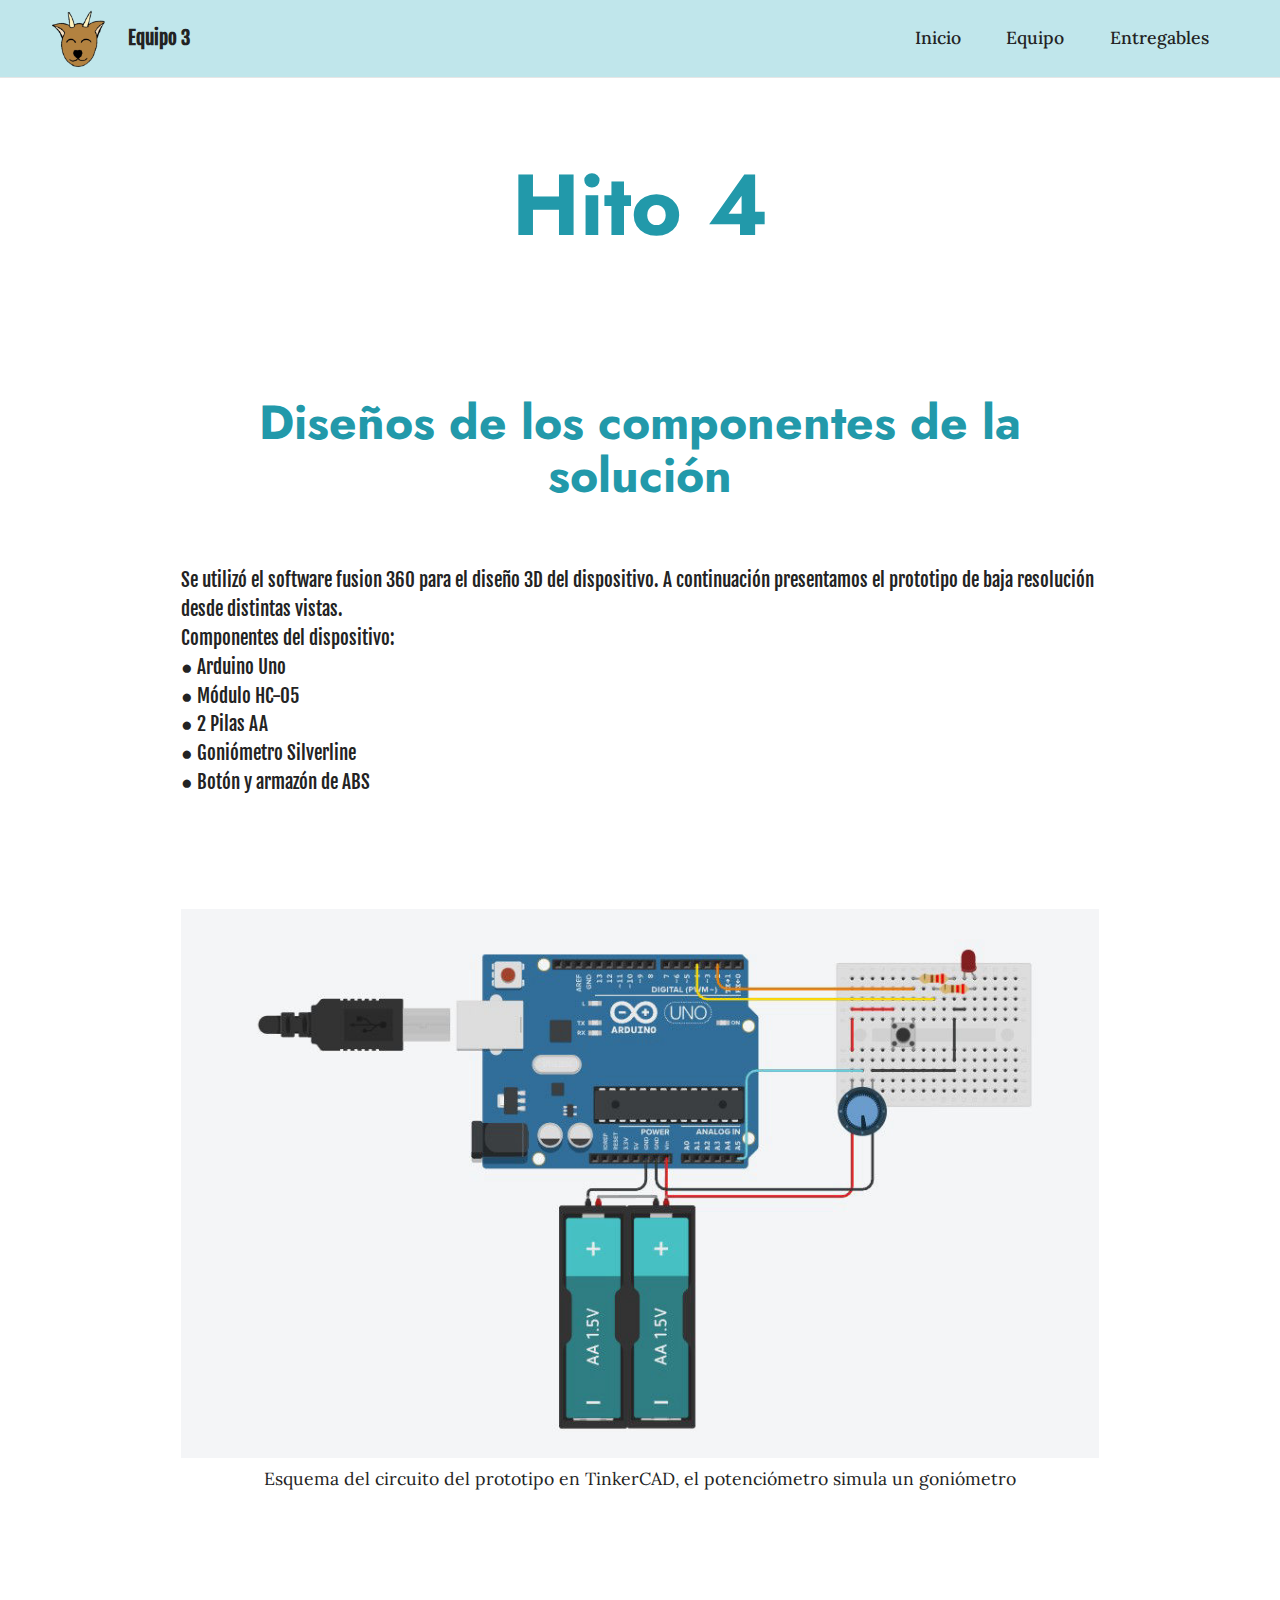
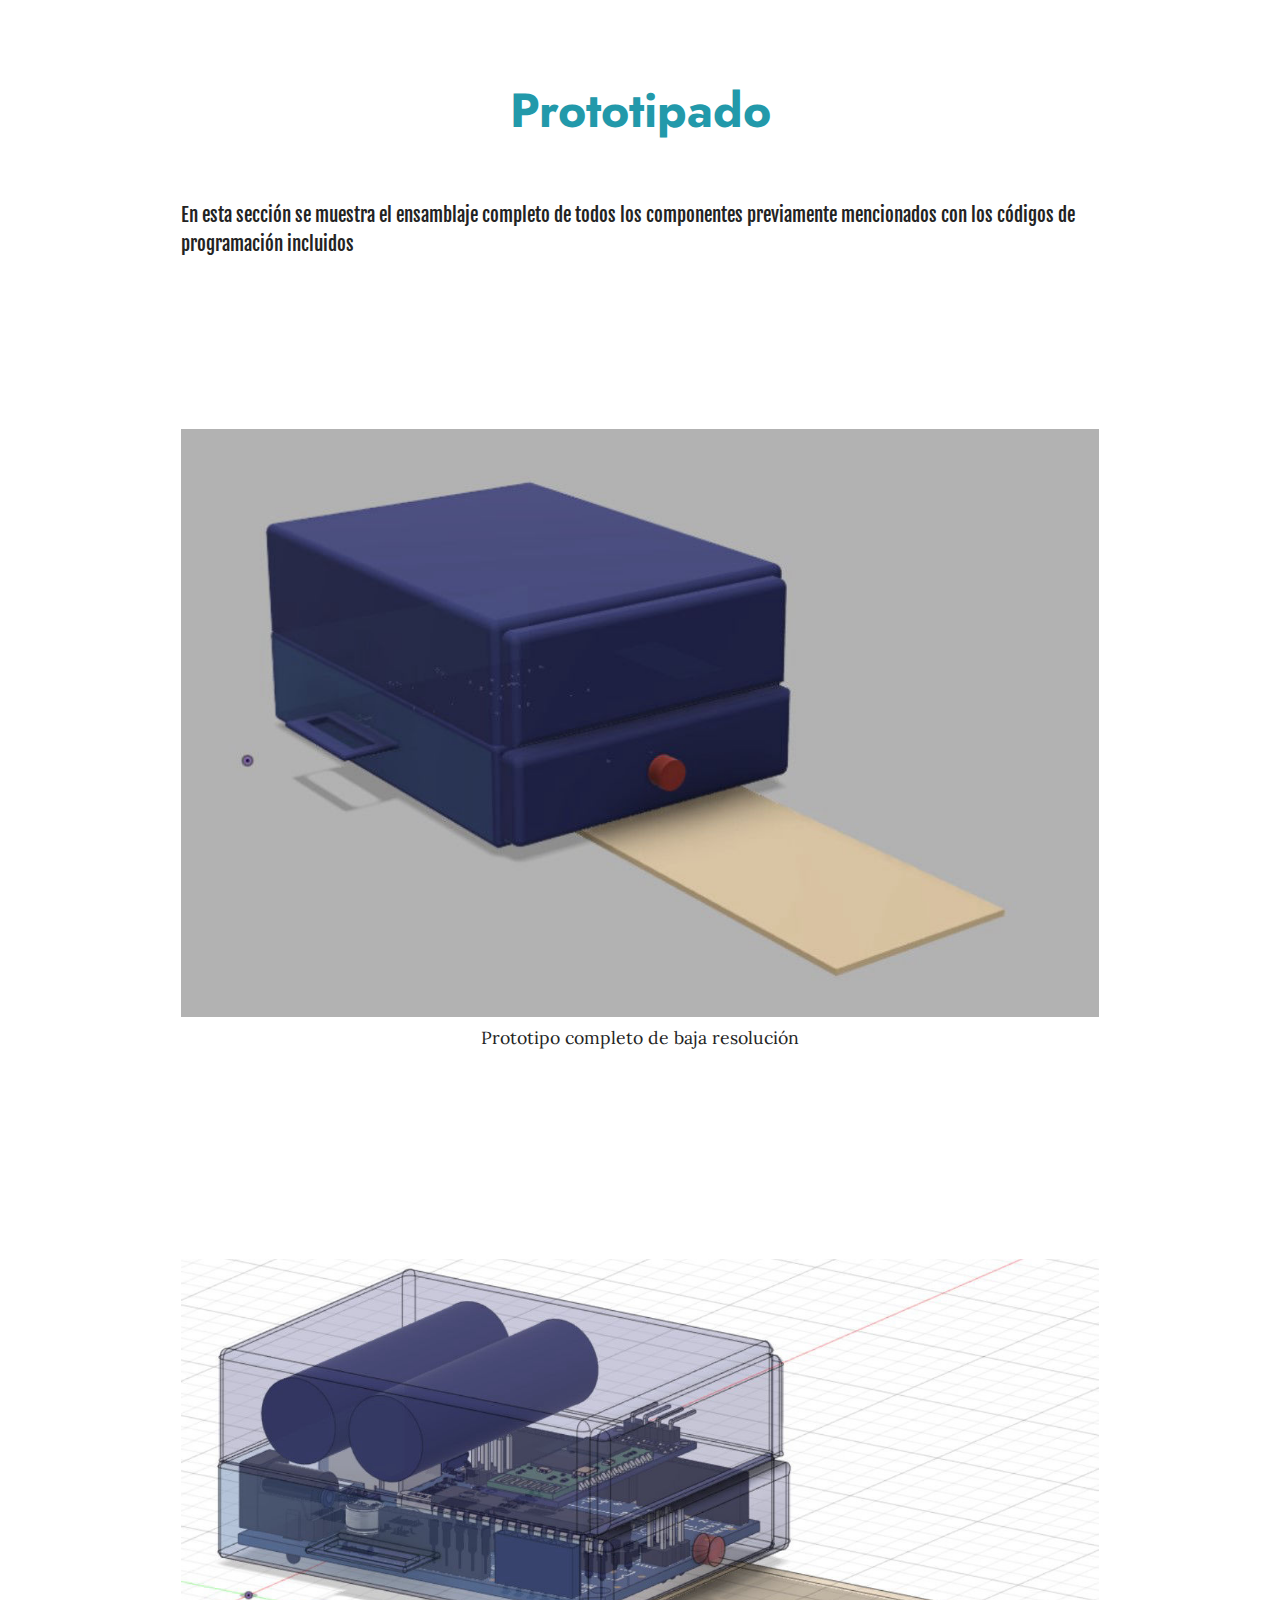
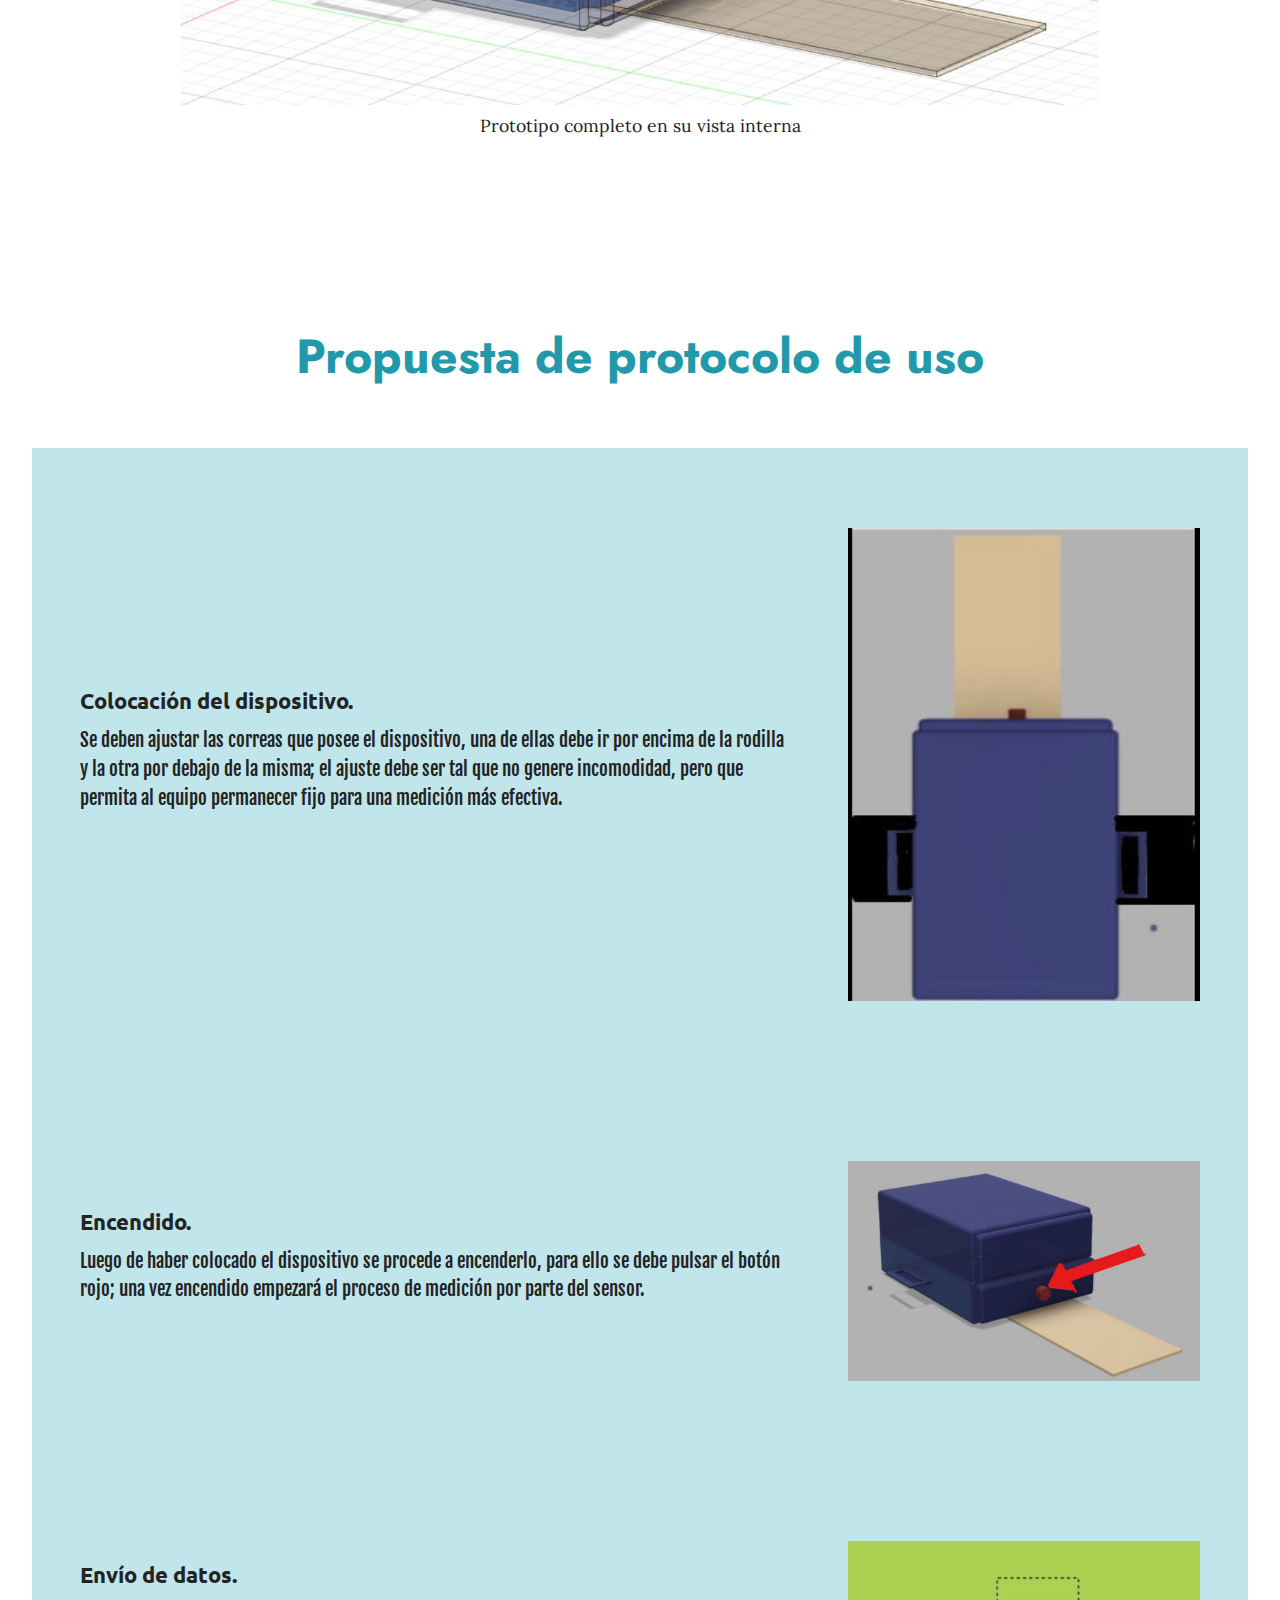
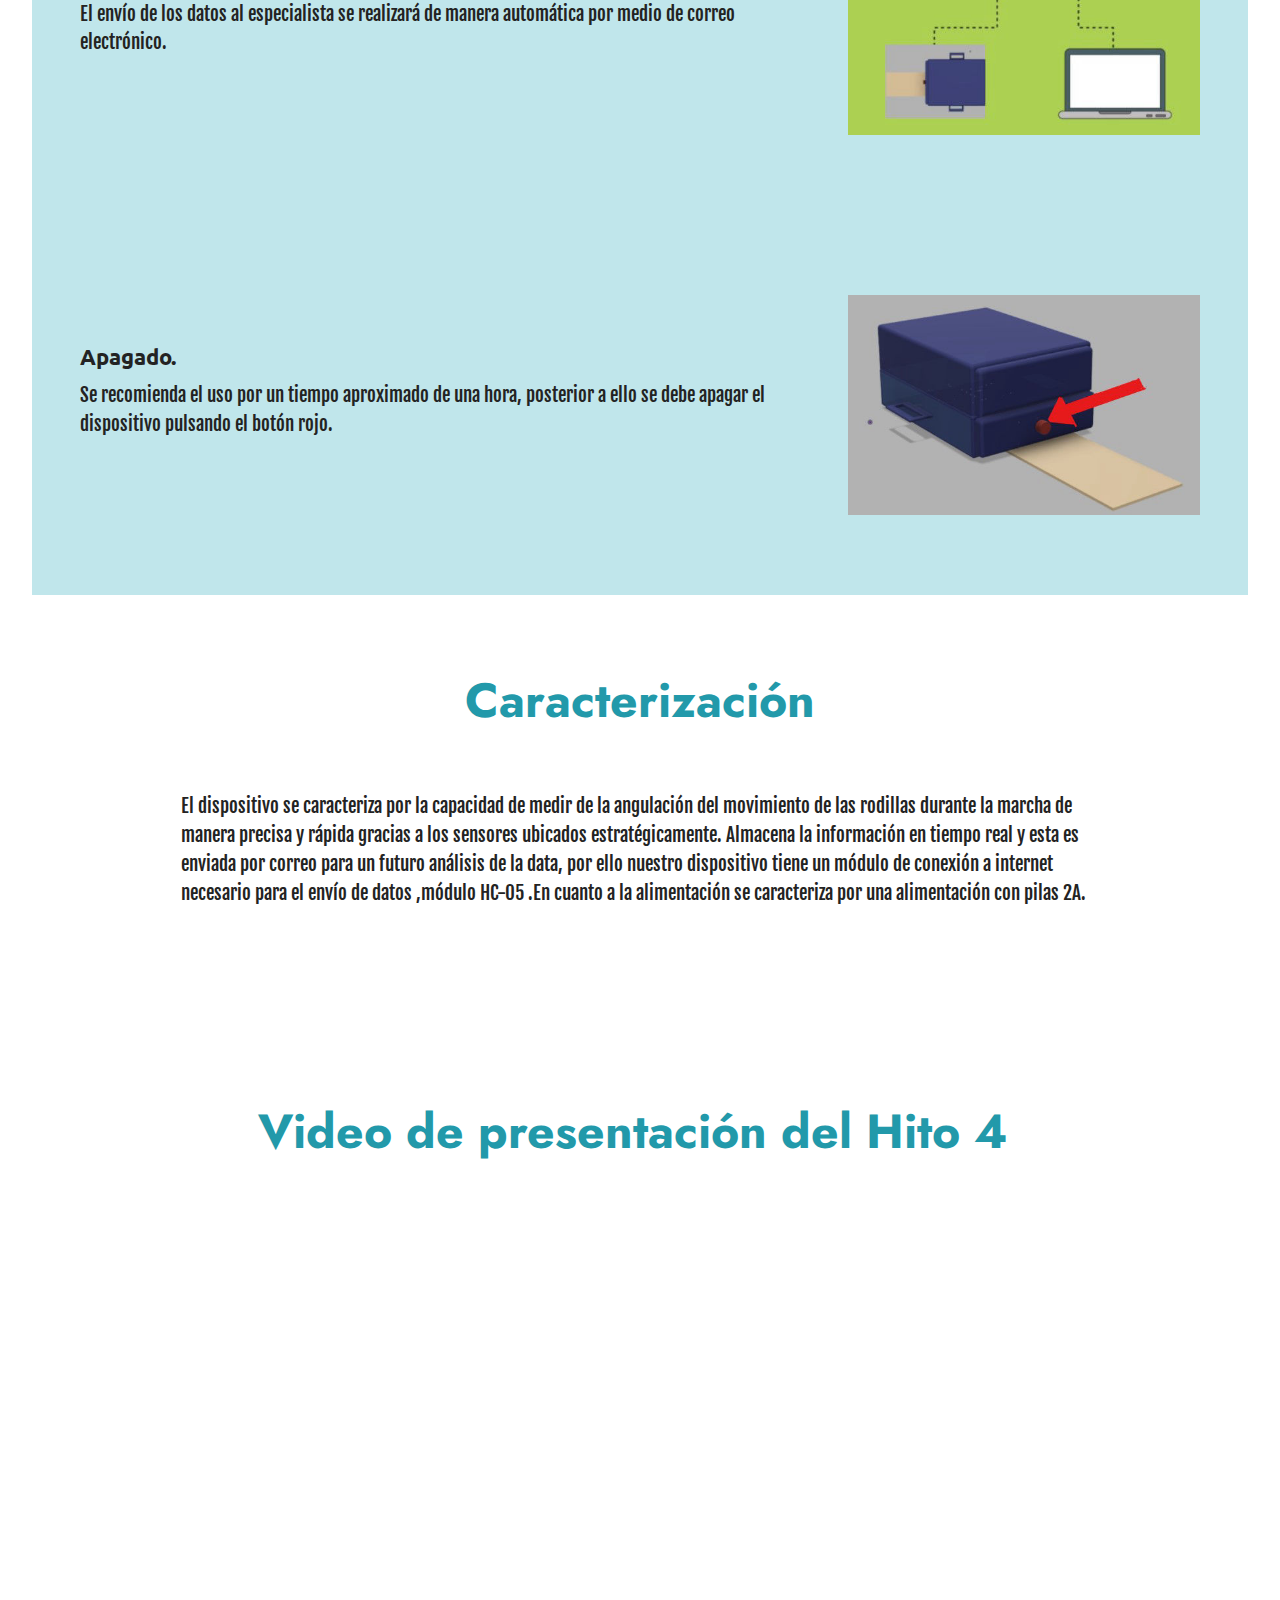
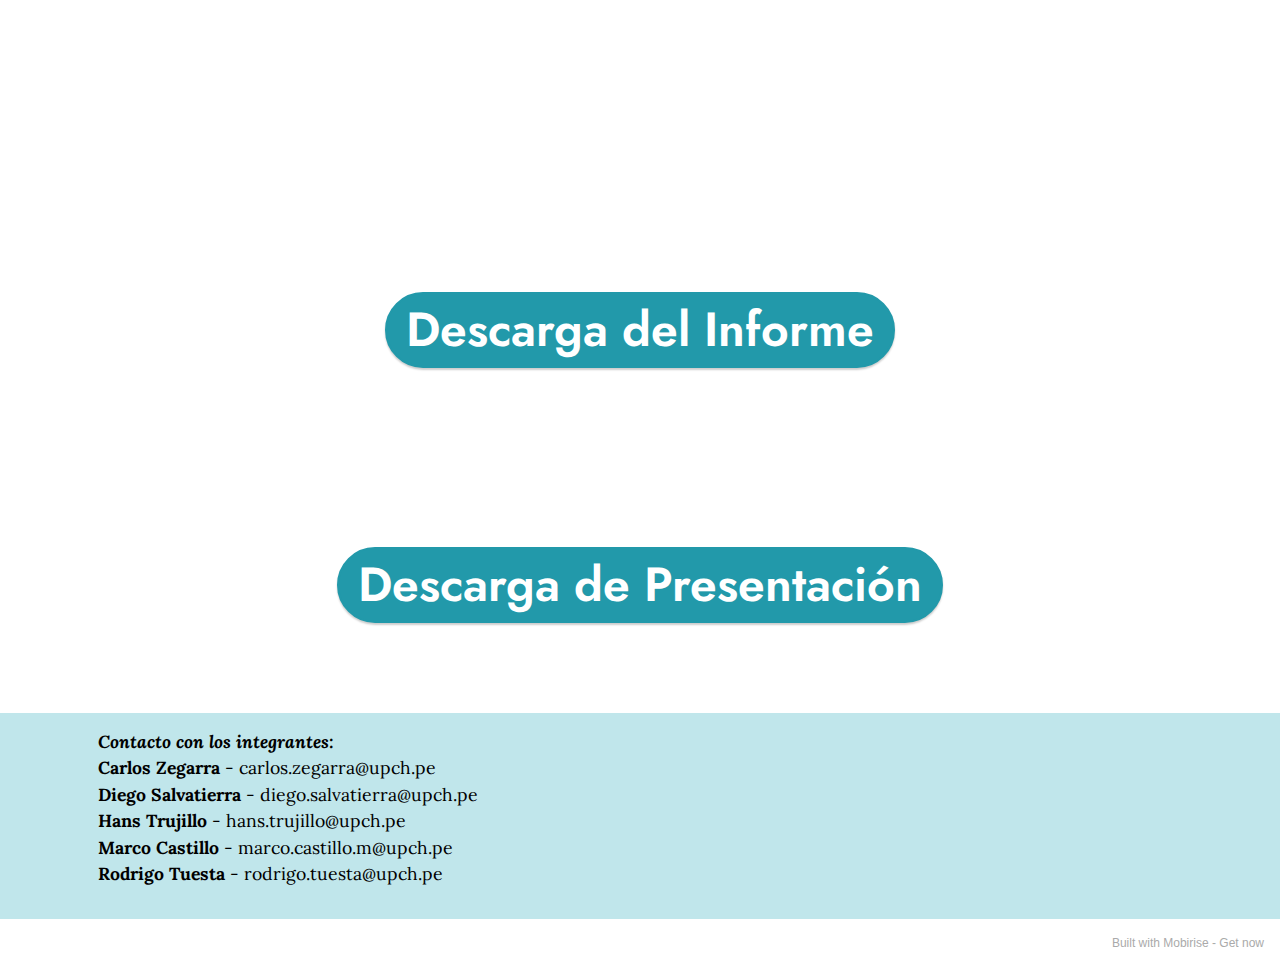
<file: h4.html>
<!DOCTYPE html>
<html  >
<head>
  <!-- Site made with Mobirise Website Builder v5.4.1, https://mobirise.com -->
  <meta charset="UTF-8">
  <meta http-equiv="X-UA-Compatible" content="IE=edge">
  <meta name="generator" content="Mobirise v5.4.1, mobirise.com">
  <meta name="viewport" content="width=device-width, initial-scale=1, minimum-scale=1">
  <link rel="shortcut icon" href="assets/images/puducarita-96x92.png" type="image/x-icon">
  <meta name="description" content="">
  
  
  <title>Hito 4</title>
  <link rel="stylesheet" href="assets/bootstrap/css/bootstrap.min.css">
  <link rel="stylesheet" href="assets/bootstrap/css/bootstrap-grid.min.css">
  <link rel="stylesheet" href="assets/bootstrap/css/bootstrap-reboot.min.css">
  <link rel="stylesheet" href="assets/dropdown/css/style.css">
  <link rel="stylesheet" href="assets/socicon/css/styles.css">
  <link rel="stylesheet" href="assets/theme/css/style.css">
  <link rel="preload" href="https://fonts.googleapis.com/css?family=Jost:100,200,300,400,500,600,700,800,900,100i,200i,300i,400i,500i,600i,700i,800i,900i&display=swap" as="style" onload="this.onload=null;this.rel='stylesheet'">
  <noscript><link rel="stylesheet" href="https://fonts.googleapis.com/css?family=Jost:100,200,300,400,500,600,700,800,900,100i,200i,300i,400i,500i,600i,700i,800i,900i&display=swap"></noscript>
  <link rel="preload" href="https://fonts.googleapis.com/css?family=Ubuntu:300,300i,400,400i,500,500i,700,700i&display=swap" as="style" onload="this.onload=null;this.rel='stylesheet'">
  <noscript><link rel="stylesheet" href="https://fonts.googleapis.com/css?family=Ubuntu:300,300i,400,400i,500,500i,700,700i&display=swap"></noscript>
  <link rel="preload" href="https://fonts.googleapis.com/css?family=Fjalla+One:400&display=swap" as="style" onload="this.onload=null;this.rel='stylesheet'">
  <noscript><link rel="stylesheet" href="https://fonts.googleapis.com/css?family=Fjalla+One:400&display=swap"></noscript>
  <link rel="preload" href="https://fonts.googleapis.com/css?family=Lora:400,500,600,700,400i,500i,600i,700i&display=swap" as="style" onload="this.onload=null;this.rel='stylesheet'">
  <noscript><link rel="stylesheet" href="https://fonts.googleapis.com/css?family=Lora:400,500,600,700,400i,500i,600i,700i&display=swap"></noscript>
  <link rel="preload" as="style" href="assets/mobirise/css/mbr-additional.css"><link rel="stylesheet" href="assets/mobirise/css/mbr-additional.css" type="text/css">
  
  
  
  
</head>
<body>
  
  <section data-bs-version="5.1" class="menu cid-sKPmGKGANV" once="menu" id="menu1-3x">
    
    <nav class="navbar navbar-dropdown navbar-expand-lg">
        <div class="container-fluid">
            <div class="navbar-brand">
                <span class="navbar-logo">
                    <a href="index.html">
                        <img src="assets/images/puducarita-96x92.png" alt="Mobirise" style="height: 3.8rem;">
                    </a>
                </span>
                <span class="navbar-caption-wrap"><a class="navbar-caption text-black text-primary display-7" href="index.html">&nbsp;Equipo 3</a></span>
            </div>
            <button class="navbar-toggler" type="button" data-toggle="collapse" data-bs-toggle="collapse" data-target="#navbarSupportedContent" data-bs-target="#navbarSupportedContent" aria-controls="navbarNavAltMarkup" aria-expanded="false" aria-label="Toggle navigation">
                <div class="hamburger">
                    <span></span>
                    <span></span>
                    <span></span>
                    <span></span>
                </div>
            </button>
            <div class="collapse navbar-collapse" id="navbarSupportedContent">
                <ul class="navbar-nav nav-dropdown nav-right" data-app-modern-menu="true"><li class="nav-item"><a class="nav-link link text-black text-primary display-4" href="index.html">Inicio</a></li><li class="nav-item"><a class="nav-link link text-black text-primary display-4" href="Equipo.html">Equipo</a></li><li class="nav-item"><a class="nav-link link text-black text-primary display-4" href="Entregables.html">Entregables</a></li></ul>
                
                
            </div>
        </div>
    </nav>

</section>

<section data-bs-version="5.1" class="content4 cid-sKPmGKrn0S" id="content4-3w">
    
    
    <div class="container">
        <div class="row justify-content-center">
            <div class="title col-md-12 col-lg-10">
                <h3 class="mbr-section-title mbr-fonts-style align-center mb-4 display-1">
                    <strong>Hito 4</strong></h3>
                
                
            </div>
        </div>
    </div>
</section>

<section data-bs-version="5.1" class="content4 cid-sRD1eAMUJr" id="content4-62">
    
    
    <div class="container">
        <div class="row justify-content-center">
            <div class="title col-md-12 col-lg-10">
                <h3 class="mbr-section-title mbr-fonts-style align-center mb-4 display-2">
                    <strong>Diseños de los componentes de la solución</strong></h3>
                
                
            </div>
        </div>
    </div>
</section>

<section data-bs-version="5.1" class="content5 cid-sRD1teReAi" id="content5-63">
    
    <div class="container">
        <div class="row justify-content-center">
            <div class="col-md-12 col-lg-10">
                
                
                <p class="mbr-text mbr-fonts-style display-7">Se utilizó el software fusion 360 para el diseño 3D del dispositivo. A continuación presentamos el prototipo de baja resolución desde distintas vistas.
<br>Componentes del dispositivo:
<br>●	Arduino Uno
<br>●	Módulo HC-05
<br>●	2 Pilas AA
<br>●	Goniómetro Silverline
<br>●	Botón y armazón de ABS<br></p>
            </div>
        </div>
    </div>
</section>

<section data-bs-version="5.1" class="image3 cid-sRD2aX2uap" id="image3-64">
    

    

    <div class="container">
        <div class="row justify-content-center">
            <div class="col-12 col-lg-10">
                <div class="image-wrapper">
                    <img src="assets/images/circuitotinkergod-969x580.jpg" alt="Mobirise">
                    <p class="mbr-description mbr-fonts-style mt-2 align-center display-4">
                        Esquema del circuito del prototipo en TinkerCAD, el potenciómetro simula un goniómetro</p>
                </div>
            </div>
        </div>
    </div>
</section>

<section data-bs-version="5.1" class="content4 cid-sRD3vLqYmQ" id="content4-65">
    
    
    <div class="container">
        <div class="row justify-content-center">
            <div class="title col-md-12 col-lg-10">
                <h3 class="mbr-section-title mbr-fonts-style align-center mb-4 display-2">
                    <strong>Prototipado</strong></h3>
                
                
            </div>
        </div>
    </div>
</section>

<section data-bs-version="5.1" class="content5 cid-sRD3L8lDOC" id="content5-66">
    
    <div class="container">
        <div class="row justify-content-center">
            <div class="col-md-12 col-lg-10">
                
                
                <p class="mbr-text mbr-fonts-style display-7">En esta sección se muestra el ensamblaje completo de todos los componentes previamente mencionados con los códigos de programación incluidos<br><br><br></p>
            </div>
        </div>
    </div>
</section>

<section data-bs-version="5.1" class="image3 cid-sRD4gOcJbC" id="image3-68">
    

    

    <div class="container">
        <div class="row justify-content-center">
            <div class="col-12 col-lg-10">
                <div class="image-wrapper">
                    <img src="assets/images/protipobajo-932x597.jpg" alt="Mobirise">
                    <p class="mbr-description mbr-fonts-style mt-2 align-center display-4">
                        Prototipo completo de baja resolución</p>
                </div>
            </div>
        </div>
    </div>
</section>

<section data-bs-version="5.1" class="image3 cid-sRD41jfQ2w" id="image3-67">
    

    

    <div class="container">
        <div class="row justify-content-center">
            <div class="col-12 col-lg-10">
                <div class="image-wrapper">
                    <img src="assets/images/protipus-completus-1295x629.jpg" alt="Mobirise">
                    <p class="mbr-description mbr-fonts-style mt-2 align-center display-4">
                        Prototipo completo en su vista interna</p>
                </div>
            </div>
        </div>
    </div>
</section>

<section data-bs-version="5.1" class="content4 cid-sRD5g4xeGp" id="content4-69">
    
    
    <div class="container">
        <div class="row justify-content-center">
            <div class="title col-md-12 col-lg-10">
                <h3 class="mbr-section-title mbr-fonts-style align-center mb-4 display-2">
                    <strong>Propuesta de protocolo de uso</strong></h3>
                
                
            </div>
        </div>
    </div>
</section>

<section data-bs-version="5.1" class="features15 cid-sRD5p1IB1s" id="features16-6a">

    

    
    <div class="container-fluid">
        <div class="content-wrapper">
            <div class="row align-items-center">
                <div class="col-12 col-lg">
                    <div class="text-wrapper">
                        <h6 class="card-title mbr-fonts-style display-5"><strong>Colocación del dispositivo.</strong></h6>
                        <p class="mbr-text mbr-fonts-style mb-4 display-7">
                            Se deben ajustar las correas que posee el dispositivo, una de ellas debe ir por encima de la rodilla y la otra por debajo de la misma; el ajuste debe ser tal que no genere incomodidad, pero que permita al equipo permanecer fijo para una medición más efectiva.</p>
                        
                    </div>
                </div>
                <div class="col-12 col-lg-4">
                    <div class="image-wrapper">
                        <img src="assets/images/accion1-260x349.jpg" alt="Mobirise">
                    </div>
                </div>
            </div>
        </div>
    </div>
</section>

<section data-bs-version="5.1" class="features15 cid-sRD5pBI2zW" id="features16-6b">

    

    
    <div class="container-fluid">
        <div class="content-wrapper">
            <div class="row align-items-center">
                <div class="col-12 col-lg">
                    <div class="text-wrapper">
                        <h6 class="card-title mbr-fonts-style display-5"><strong>Encendido.</strong></h6>
                        <p class="mbr-text mbr-fonts-style mb-4 display-7">
                            Luego de haber colocado el dispositivo se procede a encenderlo, para ello se debe pulsar el botón rojo; una vez encendido empezará el proceso de medición por parte del sensor. </p>
                        
                    </div>
                </div>
                <div class="col-12 col-lg-4">
                    <div class="image-wrapper">
                        <img src="assets/images/accion2-536x335.jpg" alt="Mobirise">
                    </div>
                </div>
            </div>
        </div>
    </div>
</section>

<section data-bs-version="5.1" class="features15 cid-sRD5q599X7" id="features16-6c">

    

    
    <div class="container-fluid">
        <div class="content-wrapper">
            <div class="row align-items-center">
                <div class="col-12 col-lg">
                    <div class="text-wrapper">
                        <h6 class="card-title mbr-fonts-style display-5"><strong>Envío de datos.</strong></h6>
                        <p class="mbr-text mbr-fonts-style mb-4 display-7">El envío de los datos al especialista se realizará de manera automática por medio de correo electrónico.
<br>
<br></p>
                        
                    </div>
                </div>
                <div class="col-12 col-lg-4">
                    <div class="image-wrapper">
                        <img src="assets/images/accion3-457x253.jpg" alt="Mobirise">
                    </div>
                </div>
            </div>
        </div>
    </div>
</section>

<section data-bs-version="5.1" class="features15 cid-sRD5qBBEMD" id="features16-6d">

    

    
    <div class="container-fluid">
        <div class="content-wrapper">
            <div class="row align-items-center">
                <div class="col-12 col-lg">
                    <div class="text-wrapper">
                        <h6 class="card-title mbr-fonts-style display-5"><strong>Apagado.</strong></h6>
                        <p class="mbr-text mbr-fonts-style mb-4 display-7">
                            Se recomienda el uso por un tiempo aproximado de una hora, posterior a ello se debe apagar el dispositivo pulsando el botón rojo.</p>
                        
                    </div>
                </div>
                <div class="col-12 col-lg-4">
                    <div class="image-wrapper">
                        <img src="assets/images/accion2-536x335.jpg" alt="Mobirise">
                    </div>
                </div>
            </div>
        </div>
    </div>
</section>

<section data-bs-version="5.1" class="content4 cid-sRD7ODAODc" id="content4-6f">
    
    
    <div class="container">
        <div class="row justify-content-center">
            <div class="title col-md-12 col-lg-10">
                <h3 class="mbr-section-title mbr-fonts-style align-center mb-4 display-2">
                    <strong>Caracterización</strong></h3>
                
                
            </div>
        </div>
    </div>
</section>

<section data-bs-version="5.1" class="content5 cid-sRD7XGtccg" id="content5-6g">
    
    <div class="container">
        <div class="row justify-content-center">
            <div class="col-md-12 col-lg-10">
                
                
                <p class="mbr-text mbr-fonts-style display-7">El dispositivo se caracteriza por la capacidad de medir de la angulación del movimiento de las rodillas durante la marcha de manera precisa y rápida gracias a los sensores ubicados estratégicamente. Almacena la información en tiempo real y esta es enviada por correo para un futuro análisis de la data, por ello nuestro dispositivo tiene un módulo de conexión a internet necesario para el envío de datos ,módulo HC-05 .En cuanto a la alimentación se caracteriza por una alimentación con pilas 2A.<br><br><br><br></p>
            </div>
        </div>
    </div>
</section>

<section data-bs-version="5.1" class="video2 cid-sRCXvIRev8" id="video2-5y">
    
    
    <div class="container">
        <div class="mbr-section-head">
            <h4 class="mbr-section-title mbr-fonts-style mb-0 display-2"><strong>Video de presentación del Hito 4&nbsp;</strong></h4>
            
        </div>
        <div class="row justify-content-center mt-4">
            <div class="col-12 col-md-10 video-block">
                <div class="video-wrapper"><iframe class="mbr-embedded-video" src="https://www.youtube.com/embed/QoNTiVevkEU?rel=0&amp;amp;showinfo=0&amp;autoplay=0&amp;loop=0" width="1280" height="720" frameborder="0" allowfullscreen></iframe></div>
                
            </div>
        </div>
    </div>
</section>

<section data-bs-version="5.1" class="content11 cid-sRCYrnpAMx" id="content11-60">
    
    <div class="container">
        <div class="row justify-content-center">
            <div class="col-md-12 col-lg-10">
                <div class="mbr-section-btn align-center"><a class="btn btn-info display-2" href="assets/files/Informe_H4_Equipo_3_Rivas_PB1.docx" target="_blank">Descarga del Informe</a></div>
            </div>
        </div>
    </div>
</section>

<section data-bs-version="5.1" class="content11 cid-sRCYsnmDNk" id="content11-61">
    
    <div class="container">
        <div class="row justify-content-center">
            <div class="col-md-12 col-lg-10">
                <div class="mbr-section-btn align-center"><a class="btn btn-info display-2" href="assets/files/Hito-4-Equipo3.pptx" target="_blank">Descarga de Presentación</a></div>
            </div>
        </div>
    </div>
</section>

<section data-bs-version="5.1" class="footer3 cid-sKPmGL6rCz" once="footers" id="footer3-3y">

    

    

    <div class="container">
        <div class="media-container-row align-center mbr-white">
            
            
            <div class="row row-copirayt">
                <p class="mbr-text mb-0 mbr-fonts-style mbr-white align-center display-4"><em><strong>Contacto con los integrantes:</strong><br></em><strong>Carlos Zegarra </strong>- carlos.zegarra@upch.pe<br><strong>Diego Salvatierra </strong>- diego.salvatierra@upch.pe<br><strong>Hans Trujillo</strong> - hans.trujillo@upch.pe
<br><strong>Marco Castillo </strong>- marco.castillo.m@upch.pe
<br><strong>Rodrigo Tuesta </strong>- rodrigo.tuesta@upch.pe</p>
            </div>
        </div>
    </div>
</section><section style="background-color: #fff; font-family: -apple-system, BlinkMacSystemFont, 'Segoe UI', 'Roboto', 'Helvetica Neue', Arial, sans-serif; color:#aaa; font-size:12px; padding: 0; align-items: center; display: flex;"><a href="https://mobirise.site/b" style="flex: 1 1; height: 3rem; padding-left: 1rem;"></a><p style="flex: 0 0 auto; margin:0; padding-right:1rem;">Built with Mobirise - <a href="https://mobirise.site/m" style="color:#aaa;">Get now</a></p></section><script src="assets/bootstrap/js/bootstrap.bundle.min.js"></script>  <script src="assets/smoothscroll/smooth-scroll.js"></script>  <script src="assets/ytplayer/index.js"></script>  <script src="assets/dropdown/js/navbar-dropdown.js"></script>  <script src="assets/playervimeo/vimeo_player.js"></script>  <script src="assets/theme/js/script.js"></script>  
  
  
</body>
</html>
</file>
<file: assets/web/assets/mobirise-icons2/mobirise2.css>
@font-face {
  font-family: 'Moririse2';
  font-display: swap;
  src:  url('mobirise2.eot?f2bix4');
  src:  url('mobirise2.eot?f2bix4#iefix') format('embedded-opentype'),
    url('mobirise2.ttf?f2bix4') format('truetype'),
    url('mobirise2.woff?f2bix4') format('woff'),
    url('mobirise2.svg?f2bix4#mobirise2') format('svg');
  font-weight: normal;
  font-style: normal;
}

[class^="mobi-"], [class*=" mobi-"] {
  /* use !important to prevent issues with browser extensions that change fonts */
  font-family: 'Moririse2' !important;
  speak: none;
  font-style: normal;
  font-weight: normal;
  font-variant: normal;
  text-transform: none;
  line-height: 1;

  /* Better Font Rendering =========== */
  -webkit-font-smoothing: antialiased;
  -moz-osx-font-smoothing: grayscale;
}

.mobi-mbri-add-submenu:before {
  content: "\e900";
}
.mobi-mbri-alert:before {
  content: "\e901";
}
.mobi-mbri-align-center:before {
  content: "\e902";
}
.mobi-mbri-align-justify:before {
  content: "\e903";
}
.mobi-mbri-align-left:before {
  content: "\e904";
}
.mobi-mbri-align-right:before {
  content: "\e905";
}
.mobi-mbri-android:before {
  content: "\e906";
}
.mobi-mbri-apple:before {
  content: "\e907";
}
.mobi-mbri-arrow-down:before {
  content: "\e908";
}
.mobi-mbri-arrow-next:before {
  content: "\e909";
}
.mobi-mbri-arrow-prev:before {
  content: "\e90a";
}
.mobi-mbri-arrow-up:before {
  content: "\e90b";
}
.mobi-mbri-bold:before {
  content: "\e90c";
}
.mobi-mbri-bookmark:before {
  content: "\e90d";
}
.mobi-mbri-bootstrap:before {
  content: "\e90e";
}
.mobi-mbri-briefcase:before {
  content: "\e90f";
}
.mobi-mbri-browse:before {
  content: "\e910";
}
.mobi-mbri-bulleted-list:before {
  content: "\e911";
}
.mobi-mbri-calendar:before {
  content: "\e912";
}
.mobi-mbri-camera:before {
  content: "\e913";
}
.mobi-mbri-cart-add:before {
  content: "\e914";
}
.mobi-mbri-cart-full:before {
  content: "\e915";
}
.mobi-mbri-cash:before {
  content: "\e916";
}
.mobi-mbri-change-style:before {
  content: "\e917";
}
.mobi-mbri-chat:before {
  content: "\e918";
}
.mobi-mbri-clock:before {
  content: "\e919";
}
.mobi-mbri-close:before {
  content: "\e91a";
}
.mobi-mbri-cloud:before {
  content: "\e91b";
}
.mobi-mbri-code:before {
  content: "\e91c";
}
.mobi-mbri-contact-form:before {
  content: "\e91d";
}
.mobi-mbri-credit-card:before {
  content: "\e91e";
}
.mobi-mbri-cursor-click:before {
  content: "\e91f";
}
.mobi-mbri-cust-feedback:before {
  content: "\e920";
}
.mobi-mbri-database:before {
  content: "\e921";
}
.mobi-mbri-delivery:before {
  content: "\e922";
}
.mobi-mbri-desktop:before {
  content: "\e923";
}
.mobi-mbri-devices:before {
  content: "\e924";
}
.mobi-mbri-down:before {
  content: "\e925";
}
.mobi-mbri-download-2:before {
  content: "\e926";
}
.mobi-mbri-download:before {
  content: "\e927";
}
.mobi-mbri-drag-n-drop-2:before {
  content: "\e928";
}
.mobi-mbri-drag-n-drop:before {
  content: "\e929";
}
.mobi-mbri-edit-2:before {
  content: "\e92a";
}
.mobi-mbri-edit:before {
  content: "\e92b";
}
.mobi-mbri-error:before {
  content: "\e92c";
}
.mobi-mbri-extension:before {
  content: "\e92d";
}
.mobi-mbri-features:before {
  content: "\e92e";
}
.mobi-mbri-file:before {
  content: "\e92f";
}
.mobi-mbri-flag:before {
  content: "\e930";
}
.mobi-mbri-folder:before {
  content: "\e931";
}
.mobi-mbri-gift:before {
  content: "\e932";
}
.mobi-mbri-github:before {
  content: "\e933";
}
.mobi-mbri-globe-2:before {
  content: "\e934";
}
.mobi-mbri-globe:before {
  content: "\e935";
}
.mobi-mbri-growing-chart:before {
  content: "\e936";
}
.mobi-mbri-hearth:before {
  content: "\e937";
}
.mobi-mbri-help:before {
  content: "\e938";
}
.mobi-mbri-home:before {
  content: "\e939";
}
.mobi-mbri-hot-cup:before {
  content: "\e93a";
}
.mobi-mbri-idea:before {
  content: "\e93b";
}
.mobi-mbri-image-gallery:before {
  content: "\e93c";
}
.mobi-mbri-image-slider:before {
  content: "\e93d";
}
.mobi-mbri-info:before {
  content: "\e93e";
}
.mobi-mbri-italic:before {
  content: "\e93f";
}
.mobi-mbri-key:before {
  content: "\e940";
}
.mobi-mbri-laptop:before {
  content: "\e941";
}
.mobi-mbri-layers:before {
  content: "\e942";
}
.mobi-mbri-left-right:before {
  content: "\e943";
}
.mobi-mbri-left:before {
  content: "\e944";
}
.mobi-mbri-letter:before {
  content: "\e945";
}
.mobi-mbri-like:before {
  content: "\e946";
}
.mobi-mbri-link:before {
  content: "\e947";
}
.mobi-mbri-lock:before {
  content: "\e948";
}
.mobi-mbri-login:before {
  content: "\e949";
}
.mobi-mbri-logout:before {
  content: "\e94a";
}
.mobi-mbri-magic-stick:before {
  content: "\e94b";
}
.mobi-mbri-map-pin:before {
  content: "\e94c";
}
.mobi-mbri-menu:before {
  content: "\e94d";
}
.mobi-mbri-mobile-2:before {
  content: "\e94e";
}
.mobi-mbri-mobile-horizontal:before {
  content: "\e94f";
}
.mobi-mbri-mobile:before {
  content: "\e950";
}
.mobi-mbri-mobirise:before {
  content: "\e951";
}
.mobi-mbri-more-horizontal:before {
  content: "\e952";
}
.mobi-mbri-more-vertical:before {
  content: "\e953";
}
.mobi-mbri-music:before {
  content: "\e954";
}
.mobi-mbri-new-file:before {
  content: "\e955";
}
.mobi-mbri-numbered-list:before {
  content: "\e956";
}
.mobi-mbri-opened-folder:before {
  content: "\e957";
}
.mobi-mbri-pages:before {
  content: "\e958";
}
.mobi-mbri-paper-plane:before {
  content: "\e959";
}
.mobi-mbri-paperclip:before {
  content: "\e95a";
}
.mobi-mbri-phone:before {
  content: "\e95b";
}
.mobi-mbri-photo:before {
  content: "\e95c";
}
.mobi-mbri-photos:before {
  content: "\e95d";
}
.mobi-mbri-pin:before {
  content: "\e95e";
}
.mobi-mbri-play:before {
  content: "\e95f";
}
.mobi-mbri-plus:before {
  content: "\e960";
}
.mobi-mbri-preview:before {
  content: "\e961";
}
.mobi-mbri-print:before {
  content: "\e962";
}
.mobi-mbri-protect:before {
  content: "\e963";
}
.mobi-mbri-question:before {
  content: "\e964";
}
.mobi-mbri-quote-left:before {
  content: "\e965";
}
.mobi-mbri-quote-right:before {
  content: "\e966";
}
.mobi-mbri-redo:before {
  content: "\e967";
}
.mobi-mbri-refresh:before {
  content: "\e968";
}
.mobi-mbri-responsive-2:before {
  content: "\e969";
}
.mobi-mbri-responsive:before {
  content: "\e96a";
}
.mobi-mbri-right:before {
  content: "\e96b";
}
.mobi-mbri-rocket:before {
  content: "\e96c";
}
.mobi-mbri-sad-face:before {
  content: "\e96d";
}
.mobi-mbri-sale:before {
  content: "\e96e";
}
.mobi-mbri-save:before {
  content: "\e96f";
}
.mobi-mbri-search:before {
  content: "\e970";
}
.mobi-mbri-setting-2:before {
  content: "\e971";
}
.mobi-mbri-setting-3:before {
  content: "\e972";
}
.mobi-mbri-setting:before {
  content: "\e973";
}
.mobi-mbri-share:before {
  content: "\e974";
}
.mobi-mbri-shopping-bag:before {
  content: "\e975";
}
.mobi-mbri-shopping-basket:before {
  content: "\e976";
}
.mobi-mbri-shopping-cart:before {
  content: "\e977";
}
.mobi-mbri-sites:before {
  content: "\e978";
}
.mobi-mbri-smile-face:before {
  content: "\e979";
}
.mobi-mbri-speed:before {
  content: "\e97a";
}
.mobi-mbri-star:before {
  content: "\e97b";
}
.mobi-mbri-success:before {
  content: "\e97c";
}
.mobi-mbri-sun:before {
  content: "\e97d";
}
.mobi-mbri-sun2:before {
  content: "\e97e";
}
.mobi-mbri-tablet-vertical:before {
  content: "\e97f";
}
.mobi-mbri-tablet:before {
  content: "\e980";
}
.mobi-mbri-target:before {
  content: "\e981";
}
.mobi-mbri-timer:before {
  content: "\e982";
}
.mobi-mbri-to-ftp:before {
  content: "\e983";
}
.mobi-mbri-to-local-drive:before {
  content: "\e984";
}
.mobi-mbri-touch-swipe:before {
  content: "\e985";
}
.mobi-mbri-touch:before {
  content: "\e986";
}
.mobi-mbri-trash:before {
  content: "\e987";
}
.mobi-mbri-underline:before {
  content: "\e988";
}
.mobi-mbri-undo:before {
  content: "\e989";
}
.mobi-mbri-unlink:before {
  content: "\e98a";
}
.mobi-mbri-unlock:before {
  content: "\e98b";
}
.mobi-mbri-up-down:before {
  content: "\e98c";
}
.mobi-mbri-up:before {
  content: "\e98d";
}
.mobi-mbri-update:before {
  content: "\e98e";
}
.mobi-mbri-upload-2:before {
  content: "\e98f";
}
.mobi-mbri-upload:before {
  content: "\e990";
}
.mobi-mbri-user-2:before {
  content: "\e991";
}
.mobi-mbri-user:before {
  content: "\e992";
}
.mobi-mbri-users:before {
  content: "\e993";
}
.mobi-mbri-video-play:before {
  content: "\e994";
}
.mobi-mbri-video:before {
  content: "\e995";
}
.mobi-mbri-watch:before {
  content: "\e996";
}
.mobi-mbri-website-theme-2:before {
  content: "\e997";
}
.mobi-mbri-website-theme:before {
  content: "\e998";
}
.mobi-mbri-wifi:before {
  content: "\e999";
}
.mobi-mbri-windows:before {
  content: "\e99a";
}
.mobi-mbri-zoom-in:before {
  content: "\e99b";
}
.mobi-mbri-zoom-out:before {
  content: "\e99c";
}
</file>
<file: assets/parallax/jarallax.css>
.jarallax {
    position: relative;
    z-index: 0;
}
.jarallax > .jarallax-img {
    position: absolute;
    object-fit: cover;
    /* support for plugin https://github.com/bfred-it/object-fit-images */
    font-family: 'object-fit: cover;';
    top: 0;
    left: 0;
    width: 100%;
    height: 100%;
    z-index: -1;
}
</file>
<file: assets/dropdown/css/style.css>
.navbar-dropdown {
  left: 0;
  padding: 0;
  position: absolute;
  right: 0;
  top: 0;
  transition: all 0.45s ease;
  z-index: 1030;
  background: #282828; }
  .navbar-dropdown .navbar-logo {
    margin-right: 0.8rem;
    transition: margin 0.3s ease-in-out;
    vertical-align: middle; }
    .navbar-dropdown .navbar-logo img {
      height: 3.125rem;
      transition: all 0.3s ease-in-out; }
    .navbar-dropdown .navbar-logo.mbr-iconfont {
      font-size: 3.125rem;
      line-height: 3.125rem; }
  .navbar-dropdown .navbar-caption {
    font-weight: 700;
    white-space: normal;
    vertical-align: -4px;
    line-height: 3.125rem !important; }
    .navbar-dropdown .navbar-caption, .navbar-dropdown .navbar-caption:hover {
      color: inherit;
      text-decoration: none; }
  .navbar-dropdown .mbr-iconfont + .navbar-caption {
    vertical-align: -1px; }
  .navbar-dropdown.navbar-fixed-top {
    position: fixed; }
  .navbar-dropdown .navbar-brand span {
    vertical-align: -4px; }
  .navbar-dropdown.bg-color.transparent {
    background: none; }
  .navbar-dropdown.navbar-short .navbar-brand {
    padding: 0.625rem 0; }
    .navbar-dropdown.navbar-short .navbar-brand span {
      vertical-align: -1px; }
  .navbar-dropdown.navbar-short .navbar-caption {
    line-height: 2.375rem !important;
    vertical-align: -2px; }
  .navbar-dropdown.navbar-short .navbar-logo {
    margin-right: 0.5rem; }
    .navbar-dropdown.navbar-short .navbar-logo img {
      height: 2.375rem; }
    .navbar-dropdown.navbar-short .navbar-logo.mbr-iconfont {
      font-size: 2.375rem;
      line-height: 2.375rem; }
  .navbar-dropdown.navbar-short .mbr-table-cell {
    height: 3.625rem; }
  .navbar-dropdown .navbar-close {
    left: 0.6875rem;
    position: fixed;
    top: 0.75rem;
    z-index: 1000; }
  .navbar-dropdown .hamburger-icon {
    content: "";
    display: inline-block;
    vertical-align: middle;
    width: 16px;
    -webkit-box-shadow: 0 -6px 0 1px #282828,0 0 0 1px #282828,0 6px 0 1px #282828;
    -moz-box-shadow: 0 -6px 0 1px #282828,0 0 0 1px #282828,0 6px 0 1px #282828;
    box-shadow: 0 -6px 0 1px #282828,0 0 0 1px #282828,0 6px 0 1px #282828; }

.dropdown-menu .dropdown-toggle[data-toggle="dropdown-submenu"]::after {
  border-bottom: 0.35em solid transparent;
  border-left: 0.35em solid;
  border-right: 0;
  border-top: 0.35em solid transparent;
  margin-left: 0.3rem; }

.dropdown-menu .dropdown-item:focus {
  outline: 0; }

.nav-dropdown {
  font-size: 0.75rem;
  font-weight: 500;
  height: auto !important; }
  .nav-dropdown .nav-btn {
    padding-left: 1rem; }
  .nav-dropdown .link {
    margin: .667em 1.667em;
    font-weight: 500;
    padding: 0;
    transition: color .2s ease-in-out; }
    .nav-dropdown .link.dropdown-toggle {
      margin-right: 2.583em; }
      .nav-dropdown .link.dropdown-toggle::after {
        margin-left: .25rem;
        border-top: 0.35em solid;
        border-right: 0.35em solid transparent;
        border-left: 0.35em solid transparent;
        border-bottom: 0; }
      .nav-dropdown .link.dropdown-toggle[aria-expanded="true"] {
        margin: 0;
        padding: 0.667em 3.263em  0.667em 1.667em; }
  .nav-dropdown .link::after,
  .nav-dropdown .dropdown-item::after {
    color: inherit; }
  .nav-dropdown .btn {
    font-size: 0.75rem;
    font-weight: 700;
    letter-spacing: 0;
    margin-bottom: 0;
    padding-left: 1.25rem;
    padding-right: 1.25rem; }
  .nav-dropdown .dropdown-menu {
    border-radius: 0;
    border: 0;
    left: 0;
    margin: 0;
    padding-bottom: 1.25rem;
    padding-top: 1.25rem;
    position: relative; }
  .nav-dropdown .dropdown-submenu {
    margin-left: 0.125rem;
    top: 0; }
  .nav-dropdown .dropdown-item {
    font-weight: 500;
    line-height: 2;
    padding: 0.3846em 4.615em 0.3846em 1.5385em;
    position: relative;
    transition: color .2s ease-in-out, background-color .2s ease-in-out; }
    .nav-dropdown .dropdown-item::after {
      margin-top: -0.3077em;
      position: absolute;
      right: 1.1538em;
      top: 50%; }
    .nav-dropdown .dropdown-item:focus, .nav-dropdown .dropdown-item:hover {
      background: none; }

@media (max-width: 767px) {
  .nav-dropdown.navbar-toggleable-sm {
    bottom: 0;
    display: none;
    left: 0;
    overflow-x: hidden;
    position: fixed;
    top: 0;
    transform: translateX(-100%);
    -ms-transform: translateX(-100%);
    -webkit-transform: translateX(-100%);
    width: 18.75rem;
    z-index: 999; } }
.nav-dropdown.navbar-toggleable-xl {
  bottom: 0;
  display: none;
  left: 0;
  overflow-x: hidden;
  position: fixed;
  top: 0;
  transform: translateX(-100%);
  -ms-transform: translateX(-100%);
  -webkit-transform: translateX(-100%);
  width: 18.75rem;
  z-index: 999; }

.nav-dropdown-sm {
  display: block !important;
  overflow-x: hidden;
  overflow: auto;
  padding-top: 3.875rem; }
  .nav-dropdown-sm::after {
    content: "";
    display: block;
    height: 3rem;
    width: 100%; }
  .nav-dropdown-sm.collapse.in ~ .navbar-close {
    display: block !important; }
  .nav-dropdown-sm.collapsing, .nav-dropdown-sm.collapse.in {
    transform: translateX(0);
    -ms-transform: translateX(0);
    -webkit-transform: translateX(0);
    transition: all 0.25s ease-out;
    -webkit-transition: all 0.25s ease-out;
    background: #282828; }
  .nav-dropdown-sm.collapsing[aria-expanded="false"] {
    transform: translateX(-100%);
    -ms-transform: translateX(-100%);
    -webkit-transform: translateX(-100%); }
  .nav-dropdown-sm .nav-item {
    display: block;
    margin-left: 0 !important;
    padding-left: 0; }
  .nav-dropdown-sm .link,
  .nav-dropdown-sm .dropdown-item {
    border-top: 1px dotted rgba(255, 255, 255, 0.1);
    font-size: 0.8125rem;
    line-height: 1.6;
    margin: 0 !important;
    padding: 0.875rem 2.4rem 0.875rem 1.5625rem !important;
    position: relative;
    white-space: normal; }
    .nav-dropdown-sm .link:focus, .nav-dropdown-sm .link:hover,
    .nav-dropdown-sm .dropdown-item:focus,
    .nav-dropdown-sm .dropdown-item:hover {
      background: rgba(0, 0, 0, 0.2) !important;
      color: #c0a375; }
  .nav-dropdown-sm .nav-btn {
    position: relative;
    padding: 1.5625rem 1.5625rem 0 1.5625rem; }
    .nav-dropdown-sm .nav-btn::before {
      border-top: 1px dotted rgba(255, 255, 255, 0.1);
      content: "";
      left: 0;
      position: absolute;
      top: 0;
      width: 100%; }
    .nav-dropdown-sm .nav-btn + .nav-btn {
      padding-top: 0.625rem; }
      .nav-dropdown-sm .nav-btn + .nav-btn::before {
        display: none; }
  .nav-dropdown-sm .btn {
    padding: 0.625rem 0; }
  .nav-dropdown-sm .dropdown-toggle[data-toggle="dropdown-submenu"]::after {
    margin-left: .25rem;
    border-top: 0.35em solid;
    border-right: 0.35em solid transparent;
    border-left: 0.35em solid transparent;
    border-bottom: 0; }
  .nav-dropdown-sm .dropdown-toggle[data-toggle="dropdown-submenu"][aria-expanded="true"]::after {
    border-top: 0;
    border-right: 0.35em solid transparent;
    border-left: 0.35em solid transparent;
    border-bottom: 0.35em solid; }
  .nav-dropdown-sm .dropdown-menu {
    margin: 0;
    padding: 0;
    position: relative;
    top: 0;
    left: 0;
    width: 100%;
    border: 0;
    float: none;
    border-radius: 0;
    background: none; }
  .nav-dropdown-sm .dropdown-submenu {
    left: 100%;
    margin-left: 0.125rem;
    margin-top: -1.25rem;
    top: 0; }

.navbar-toggleable-sm .nav-dropdown .dropdown-menu {
  position: absolute; }

.navbar-toggleable-sm .nav-dropdown .dropdown-submenu {
  left: 100%;
  margin-left: 0.125rem;
  margin-top: -1.25rem;
  top: 0; }

.navbar-toggleable-sm.opened .nav-dropdown .dropdown-menu {
  position: relative; }

.navbar-toggleable-sm.opened .nav-dropdown .dropdown-submenu {
  left: 0;
  margin-left: 00rem;
  margin-top: 0rem;
  top: 0; }

.is-builder .nav-dropdown.collapsing {
  transition: none !important; }
</file>
<file: assets/socicon/css/styles.css>
@charset "UTF-8";

@font-face {
  font-family: 'Socicon';
  src:  url('../fonts/socicon.eot');
  src:  url('../fonts/socicon.eot?#iefix') format('embedded-opentype'),
    url('../fonts/socicon.woff2') format('woff2'),
    url('../fonts/socicon.ttf') format('truetype'),
    url('../fonts/socicon.woff') format('woff'),
    url('../fonts/socicon.svg#socicon') format('svg');
  font-weight: normal;
  font-style: normal;
  font-display: swap;
}

[data-icon]:before {
  font-family: "socicon" !important;
  content: attr(data-icon);
  font-style: normal !important;
  font-weight: normal !important;
  font-variant: normal !important;
  text-transform: none !important;
  speak: none;
  line-height: 1;
  -webkit-font-smoothing: antialiased;
  -moz-osx-font-smoothing: grayscale;
}

[class^="socicon-"], [class*=" socicon-"] {
  /* use !important to prevent issues with browser extensions that change fonts */
  font-family: 'Socicon' !important;
  speak: none;
  font-style: normal;
  font-weight: normal;
  font-variant: normal;
  text-transform: none;
  line-height: 1;

  /* Better Font Rendering =========== */
  -webkit-font-smoothing: antialiased;
  -moz-osx-font-smoothing: grayscale;
}

.socicon-eitaa:before {
  content: "\e97c";
}
.socicon-soroush:before {
  content: "\e97d";
}
.socicon-bale:before {
  content: "\e97e";
}
.socicon-zazzle:before {
  content: "\e97b";
}
.socicon-society6:before {
  content: "\e97a";
}
.socicon-redbubble:before {
  content: "\e979";
}
.socicon-avvo:before {
  content: "\e978";
}
.socicon-stitcher:before {
  content: "\e977";
}
.socicon-googlehangouts:before {
  content: "\e974";
}
.socicon-dlive:before {
  content: "\e975";
}
.socicon-vsco:before {
  content: "\e976";
}
.socicon-flipboard:before {
  content: "\e973";
}
.socicon-ubuntu:before {
  content: "\e958";
}
.socicon-artstation:before {
  content: "\e959";
}
.socicon-invision:before {
  content: "\e95a";
}
.socicon-torial:before {
  content: "\e95b";
}
.socicon-collectorz:before {
  content: "\e95c";
}
.socicon-seenthis:before {
  content: "\e95d";
}
.socicon-googleplaymusic:before {
  content: "\e95e";
}
.socicon-debian:before {
  content: "\e95f";
}
.socicon-filmfreeway:before {
  content: "\e960";
}
.socicon-gnome:before {
  content: "\e961";
}
.socicon-itchio:before {
  content: "\e962";
}
.socicon-jamendo:before {
  content: "\e963";
}
.socicon-mix:before {
  content: "\e964";
}
.socicon-sharepoint:before {
  content: "\e965";
}
.socicon-tinder:before {
  content: "\e966";
}
.socicon-windguru:before {
  content: "\e967";
}
.socicon-cdbaby:before {
  content: "\e968";
}
.socicon-elementaryos:before {
  content: "\e969";
}
.socicon-stage32:before {
  content: "\e96a";
}
.socicon-tiktok:before {
  content: "\e96b";
}
.socicon-gitter:before {
  content: "\e96c";
}
.socicon-letterboxd:before {
  content: "\e96d";
}
.socicon-threema:before {
  content: "\e96e";
}
.socicon-splice:before {
  content: "\e96f";
}
.socicon-metapop:before {
  content: "\e970";
}
.socicon-naver:before {
  content: "\e971";
}
.socicon-remote:before {
  content: "\e972";
}
.socicon-internet:before {
  content: "\e957";
}
.socicon-moddb:before {
  content: "\e94b";
}
.socicon-indiedb:before {
  content: "\e94c";
}
.socicon-traxsource:before {
  content: "\e94d";
}
.socicon-gamefor:before {
  content: "\e94e";
}
.socicon-pixiv:before {
  content: "\e94f";
}
.socicon-myanimelist:before {
  content: "\e950";
}
.socicon-blackberry:before {
  content: "\e951";
}
.socicon-wickr:before {
  content: "\e952";
}
.socicon-spip:before {
  content: "\e953";
}
.socicon-napster:before {
  content: "\e954";
}
.socicon-beatport:before {
  content: "\e955";
}
.socicon-hackerone:before {
  content: "\e956";
}
.socicon-hackernews:before {
  content: "\e946";
}
.socicon-smashwords:before {
  content: "\e947";
}
.socicon-kobo:before {
  content: "\e948";
}
.socicon-bookbub:before {
  content: "\e949";
}
.socicon-mailru:before {
  content: "\e94a";
}
.socicon-gitlab:before {
  content: "\e945";
}
.socicon-instructables:before {
  content: "\e944";
}
.socicon-portfolio:before {
  content: "\e943";
}
.socicon-codered:before {
  content: "\e940";
}
.socicon-origin:before {
  content: "\e941";
}
.socicon-nextdoor:before {
  content: "\e942";
}
.socicon-udemy:before {
  content: "\e93f";
}
.socicon-livemaster:before {
  content: "\e93e";
}
.socicon-crunchbase:before {
  content: "\e93b";
}
.socicon-homefy:before {
  content: "\e93c";
}
.socicon-calendly:before {
  content: "\e93d";
}
.socicon-realtor:before {
  content: "\e90f";
}
.socicon-tidal:before {
  content: "\e910";
}
.socicon-qobuz:before {
  content: "\e911";
}
.socicon-natgeo:before {
  content: "\e912";
}
.socicon-mastodon:before {
  content: "\e913";
}
.socicon-unsplash:before {
  content: "\e914";
}
.socicon-homeadvisor:before {
  content: "\e915";
}
.socicon-angieslist:before {
  content: "\e916";
}
.socicon-codepen:before {
  content: "\e917";
}
.socicon-slack:before {
  content: "\e918";
}
.socicon-openaigym:before {
  content: "\e919";
}
.socicon-logmein:before {
  content: "\e91a";
}
.socicon-fiverr:before {
  content: "\e91b";
}
.socicon-gotomeeting:before {
  content: "\e91c";
}
.socicon-aliexpress:before {
  content: "\e91d";
}
.socicon-guru:before {
  content: "\e91e";
}
.socicon-appstore:before {
  content: "\e91f";
}
.socicon-homes:before {
  content: "\e920";
}
.socicon-zoom:before {
  content: "\e921";
}
.socicon-alibaba:before {
  content: "\e922";
}
.socicon-craigslist:before {
  content: "\e923";
}
.socicon-wix:before {
  content: "\e924";
}
.socicon-redfin:before {
  content: "\e925";
}
.socicon-googlecalendar:before {
  content: "\e926";
}
.socicon-shopify:before {
  content: "\e927";
}
.socicon-freelancer:before {
  content: "\e928";
}
.socicon-seedrs:before {
  content: "\e929";
}
.socicon-bing:before {
  content: "\e92a";
}
.socicon-doodle:before {
  content: "\e92b";
}
.socicon-bonanza:before {
  content: "\e92c";
}
.socicon-squarespace:before {
  content: "\e92d";
}
.socicon-toptal:before {
  content: "\e92e";
}
.socicon-gust:before {
  content: "\e92f";
}
.socicon-ask:before {
  content: "\e930";
}
.socicon-trulia:before {
  content: "\e931";
}
.socicon-loomly:before {
  content: "\e932";
}
.socicon-ghost:before {
  content: "\e933";
}
.socicon-upwork:before {
  content: "\e934";
}
.socicon-fundable:before {
  content: "\e935";
}
.socicon-booking:before {
  content: "\e936";
}
.socicon-googlemaps:before {
  content: "\e937";
}
.socicon-zillow:before {
  content: "\e938";
}
.socicon-niconico:before {
  content: "\e939";
}
.socicon-toneden:before {
  content: "\e93a";
}
.socicon-augment:before {
  content: "\e908";
}
.socicon-bitbucket:before {
  content: "\e909";
}
.socicon-fyuse:before {
  content: "\e90a";
}
.socicon-yt-gaming:before {
  content: "\e90b";
}
.socicon-sketchfab:before {
  content: "\e90c";
}
.socicon-mobcrush:before {
  content: "\e90d";
}
.socicon-microsoft:before {
  content: "\e90e";
}
.socicon-pandora:before {
  content: "\e907";
}
.socicon-messenger:before {
  content: "\e906";
}
.socicon-gamewisp:before {
  content: "\e905";
}
.socicon-bloglovin:before {
  content: "\e904";
}
.socicon-tunein:before {
  content: "\e903";
}
.socicon-gamejolt:before {
  content: "\e901";
}
.socicon-trello:before {
  content: "\e902";
}
.socicon-spreadshirt:before {
  content: "\e900";
}
.socicon-500px:before {
  content: "\e000";
}
.socicon-8tracks:before {
  content: "\e001";
}
.socicon-airbnb:before {
  content: "\e002";
}
.socicon-alliance:before {
  content: "\e003";
}
.socicon-amazon:before {
  content: "\e004";
}
.socicon-amplement:before {
  content: "\e005";
}
.socicon-android:before {
  content: "\e006";
}
.socicon-angellist:before {
  content: "\e007";
}
.socicon-apple:before {
  content: "\e008";
}
.socicon-appnet:before {
  content: "\e009";
}
.socicon-baidu:before {
  content: "\e00a";
}
.socicon-bandcamp:before {
  content: "\e00b";
}
.socicon-battlenet:before {
  content: "\e00c";
}
.socicon-mixer:before {
  content: "\e00d";
}
.socicon-bebee:before {
  content: "\e00e";
}
.socicon-bebo:before {
  content: "\e00f";
}
.socicon-behance:before {
  content: "\e010";
}
.socicon-blizzard:before {
  content: "\e011";
}
.socicon-blogger:before {
  content: "\e012";
}
.socicon-buffer:before {
  content: "\e013";
}
.socicon-chrome:before {
  content: "\e014";
}
.socicon-coderwall:before {
  content: "\e015";
}
.socicon-curse:before {
  content: "\e016";
}
.socicon-dailymotion:before {
  content: "\e017";
}
.socicon-deezer:before {
  content: "\e018";
}
.socicon-delicious:before {
  content: "\e019";
}
.socicon-deviantart:before {
  content: "\e01a";
}
.socicon-diablo:before {
  content: "\e01b";
}
.socicon-digg:before {
  content: "\e01c";
}
.socicon-discord:before {
  content: "\e01d";
}
.socicon-disqus:before {
  content: "\e01e";
}
.socicon-douban:before {
  content: "\e01f";
}
.socicon-draugiem:before {
  content: "\e020";
}
.socicon-dribbble:before {
  content: "\e021";
}
.socicon-drupal:before {
  content: "\e022";
}
.socicon-ebay:before {
  content: "\e023";
}
.socicon-ello:before {
  content: "\e024";
}
.socicon-endomodo:before {
  content: "\e025";
}
.socicon-envato:before {
  content: "\e026";
}
.socicon-etsy:before {
  content: "\e027";
}
.socicon-facebook:before {
  content: "\e028";
}
.socicon-feedburner:before {
  content: "\e029";
}
.socicon-filmweb:before {
  content: "\e02a";
}
.socicon-firefox:before {
  content: "\e02b";
}
.socicon-flattr:before {
  content: "\e02c";
}
.socicon-flickr:before {
  content: "\e02d";
}
.socicon-formulr:before {
  content: "\e02e";
}
.socicon-forrst:before {
  content: "\e02f";
}
.socicon-foursquare:before {
  content: "\e030";
}
.socicon-friendfeed:before {
  content: "\e031";
}
.socicon-github:before {
  content: "\e032";
}
.socicon-goodreads:before {
  content: "\e033";
}
.socicon-google:before {
  content: "\e034";
}
.socicon-googlescholar:before {
  content: "\e035";
}
.socicon-googlegroups:before {
  content: "\e036";
}
.socicon-googlephotos:before {
  content: "\e037";
}
.socicon-googleplus:before {
  content: "\e038";
}
.socicon-grooveshark:before {
  content: "\e039";
}
.socicon-hackerrank:before {
  content: "\e03a";
}
.socicon-hearthstone:before {
  content: "\e03b";
}
.socicon-hellocoton:before {
  content: "\e03c";
}
.socicon-heroes:before {
  content: "\e03d";
}
.socicon-smashcast:before {
  content: "\e03e";
}
.socicon-horde:before {
  content: "\e03f";
}
.socicon-houzz:before {
  content: "\e040";
}
.socicon-icq:before {
  content: "\e041";
}
.socicon-identica:before {
  content: "\e042";
}
.socicon-imdb:before {
  content: "\e043";
}
.socicon-instagram:before {
  content: "\e044";
}
.socicon-issuu:before {
  content: "\e045";
}
.socicon-istock:before {
  content: "\e046";
}
.socicon-itunes:before {
  content: "\e047";
}
.socicon-keybase:before {
  content: "\e048";
}
.socicon-lanyrd:before {
  content: "\e049";
}
.socicon-lastfm:before {
  content: "\e04a";
}
.socicon-line:before {
  content: "\e04b";
}
.socicon-linkedin:before {
  content: "\e04c";
}
.socicon-livejournal:before {
  content: "\e04d";
}
.socicon-lyft:before {
  content: "\e04e";
}
.socicon-macos:before {
  content: "\e04f";
}
.socicon-mail:before {
  content: "\e050";
}
.socicon-medium:before {
  content: "\e051";
}
.socicon-meetup:before {
  content: "\e052";
}
.socicon-mixcloud:before {
  content: "\e053";
}
.socicon-modelmayhem:before {
  content: "\e054";
}
.socicon-mumble:before {
  content: "\e055";
}
.socicon-myspace:before {
  content: "\e056";
}
.socicon-newsvine:before {
  content: "\e057";
}
.socicon-nintendo:before {
  content: "\e058";
}
.socicon-npm:before {
  content: "\e059";
}
.socicon-odnoklassniki:before {
  content: "\e05a";
}
.socicon-openid:before {
  content: "\e05b";
}
.socicon-opera:before {
  content: "\e05c";
}
.socicon-outlook:before {
  content: "\e05d";
}
.socicon-overwatch:before {
  content: "\e05e";
}
.socicon-patreon:before {
  content: "\e05f";
}
.socicon-paypal:before {
  content: "\e060";
}
.socicon-periscope:before {
  content: "\e061";
}
.socicon-persona:before {
  content: "\e062";
}
.socicon-pinterest:before {
  content: "\e063";
}
.socicon-play:before {
  content: "\e064";
}
.socicon-player:before {
  content: "\e065";
}
.socicon-playstation:before {
  content: "\e066";
}
.socicon-pocket:before {
  content: "\e067";
}
.socicon-qq:before {
  content: "\e068";
}
.socicon-quora:before {
  content: "\e069";
}
.socicon-raidcall:before {
  content: "\e06a";
}
.socicon-ravelry:before {
  content: "\e06b";
}
.socicon-reddit:before {
  content: "\e06c";
}
.socicon-renren:before {
  content: "\e06d";
}
.socicon-researchgate:before {
  content: "\e06e";
}
.socicon-residentadvisor:before {
  content: "\e06f";
}
.socicon-reverbnation:before {
  content: "\e070";
}
.socicon-rss:before {
  content: "\e071";
}
.socicon-sharethis:before {
  content: "\e072";
}
.socicon-skype:before {
  content: "\e073";
}
.socicon-slideshare:before {
  content: "\e074";
}
.socicon-smugmug:before {
  content: "\e075";
}
.socicon-snapchat:before {
  content: "\e076";
}
.socicon-songkick:before {
  content: "\e077";
}
.socicon-soundcloud:before {
  content: "\e078";
}
.socicon-spotify:before {
  content: "\e079";
}
.socicon-stackexchange:before {
  content: "\e07a";
}
.socicon-stackoverflow:before {
  content: "\e07b";
}
.socicon-starcraft:before {
  content: "\e07c";
}
.socicon-stayfriends:before {
  content: "\e07d";
}
.socicon-steam:before {
  content: "\e07e";
}
.socicon-storehouse:before {
  content: "\e07f";
}
.socicon-strava:before {
  content: "\e080";
}
.socicon-streamjar:before {
  content: "\e081";
}
.socicon-stumbleupon:before {
  content: "\e082";
}
.socicon-swarm:before {
  content: "\e083";
}
.socicon-teamspeak:before {
  content: "\e084";
}
.socicon-teamviewer:before {
  content: "\e085";
}
.socicon-technorati:before {
  content: "\e086";
}
.socicon-telegram:before {
  content: "\e087";
}
.socicon-tripadvisor:before {
  content: "\e088";
}
.socicon-tripit:before {
  content: "\e089";
}
.socicon-triplej:before {
  content: "\e08a";
}
.socicon-tumblr:before {
  content: "\e08b";
}
.socicon-twitch:before {
  content: "\e08c";
}
.socicon-twitter:before {
  content: "\e08d";
}
.socicon-uber:before {
  content: "\e08e";
}
.socicon-ventrilo:before {
  content: "\e08f";
}
.socicon-viadeo:before {
  content: "\e090";
}
.socicon-viber:before {
  content: "\e091";
}
.socicon-viewbug:before {
  content: "\e092";
}
.socicon-vimeo:before {
  content: "\e093";
}
.socicon-vine:before {
  content: "\e094";
}
.socicon-vkontakte:before {
  content: "\e095";
}
.socicon-warcraft:before {
  content: "\e096";
}
.socicon-wechat:before {
  content: "\e097";
}
.socicon-weibo:before {
  content: "\e098";
}
.socicon-whatsapp:before {
  content: "\e099";
}
.socicon-wikipedia:before {
  content: "\e09a";
}
.socicon-windows:before {
  content: "\e09b";
}
.socicon-wordpress:before {
  content: "\e09c";
}
.socicon-wykop:before {
  content: "\e09d";
}
.socicon-xbox:before {
  content: "\e09e";
}
.socicon-xing:before {
  content: "\e09f";
}
.socicon-yahoo:before {
  content: "\e0a0";
}
.socicon-yammer:before {
  content: "\e0a1";
}
.socicon-yandex:before {
  content: "\e0a2";
}
.socicon-yelp:before {
  content: "\e0a3";
}
.socicon-younow:before {
  content: "\e0a4";
}
.socicon-youtube:before {
  content: "\e0a5";
}
.socicon-zapier:before {
  content: "\e0a6";
}
.socicon-zerply:before {
  content: "\e0a7";
}
.socicon-zomato:before {
  content: "\e0a8";
}
.socicon-zynga:before {
  content: "\e0a9";
}
</file>
<file: assets/theme/css/style.css>
@charset "UTF-8";
section {
  background-color: #ffffff;
}

body {
  font-style: normal;
  line-height: 1.5;
  font-weight: 400;
  color: #232323;
  position: relative;
}

button {
  background-color: transparent;
  border-color: transparent;
}

section,
.container,
.container-fluid {
  position: relative;
  word-wrap: break-word;
}

a.mbr-iconfont:hover {
  text-decoration: none;
}

.article .lead p,
.article .lead ul,
.article .lead ol,
.article .lead pre,
.article .lead blockquote {
  margin-bottom: 0;
}

a {
  font-style: normal;
  font-weight: 400;
  cursor: pointer;
}
a, a:hover {
  text-decoration: none;
}

.mbr-section-title {
  font-style: normal;
  line-height: 1.3;
}

.mbr-section-subtitle {
  line-height: 1.3;
}

.mbr-text {
  font-style: normal;
  line-height: 1.7;
}

h1,
h2,
h3,
h4,
h5,
h6,
.display-1,
.display-2,
.display-4,
.display-5,
.display-7,
span,
p,
a {
  line-height: 1;
  word-break: break-word;
  word-wrap: break-word;
  font-weight: 400;
}

b,
strong {
  font-weight: bold;
}

input:-webkit-autofill, input:-webkit-autofill:hover, input:-webkit-autofill:focus, input:-webkit-autofill:active {
  transition-delay: 9999s;
  -webkit-transition-property: background-color, color;
  transition-property: background-color, color;
}

textarea[type=hidden] {
  display: none;
}

section {
  background-position: 50% 50%;
  background-repeat: no-repeat;
  background-size: cover;
}
section .mbr-background-video,
section .mbr-background-video-preview {
  position: absolute;
  bottom: 0;
  left: 0;
  right: 0;
  top: 0;
}

.hidden {
  visibility: hidden;
}

.mbr-z-index20 {
  z-index: 20;
}

/*! Base colors */
.mbr-white {
  color: #ffffff;
}

.mbr-black {
  color: #111111;
}

.mbr-bg-white {
  background-color: #ffffff;
}

.mbr-bg-black {
  background-color: #000000;
}

/*! Text-aligns */
.align-left {
  text-align: left;
}

.align-center {
  text-align: center;
}

.align-right {
  text-align: right;
}

/*! Font-weight  */
.mbr-light {
  font-weight: 300;
}

.mbr-regular {
  font-weight: 400;
}

.mbr-semibold {
  font-weight: 500;
}

.mbr-bold {
  font-weight: 700;
}

/*! Media  */
.media-content {
  flex-basis: 100%;
}

.media-container-row {
  display: flex;
  flex-direction: row;
  flex-wrap: wrap;
  justify-content: center;
  align-content: center;
  align-items: start;
}
.media-container-row .media-size-item {
  width: 400px;
}

.media-container-column {
  display: flex;
  flex-direction: column;
  flex-wrap: wrap;
  justify-content: center;
  align-content: center;
  align-items: stretch;
}
.media-container-column > * {
  width: 100%;
}

@media (min-width: 992px) {
  .media-container-row {
    flex-wrap: nowrap;
  }
}
figure {
  margin-bottom: 0;
  overflow: hidden;
}

figure[mbr-media-size] {
  transition: width 0.1s;
}

img,
iframe {
  display: block;
  width: 100%;
}

.card {
  background-color: transparent;
  border: none;
}

.card-box {
  width: 100%;
}

.card-img {
  text-align: center;
  flex-shrink: 0;
  -webkit-flex-shrink: 0;
}

.media {
  max-width: 100%;
  margin: 0 auto;
}

.mbr-figure {
  align-self: center;
}

.media-container > div {
  max-width: 100%;
}

.mbr-figure img,
.card-img img {
  width: 100%;
}

@media (max-width: 991px) {
  .media-size-item {
    width: auto !important;
  }

  .media {
    width: auto;
  }

  .mbr-figure {
    width: 100% !important;
  }
}
/*! Buttons */
.mbr-section-btn {
  margin-left: -0.6rem;
  margin-right: -0.6rem;
  font-size: 0;
}

.btn {
  font-weight: 600;
  border-width: 1px;
  font-style: normal;
  margin: 0.6rem 0.6rem;
  white-space: normal;
  transition: all 0.2s ease-in-out;
  display: inline-flex;
  align-items: center;
  justify-content: center;
  word-break: break-word;
}

.btn-sm {
  font-weight: 600;
  letter-spacing: 0px;
  transition: all 0.3s ease-in-out;
}

.btn-md {
  font-weight: 600;
  letter-spacing: 0px;
  transition: all 0.3s ease-in-out;
}

.btn-lg {
  font-weight: 600;
  letter-spacing: 0px;
  transition: all 0.3s ease-in-out;
}

.btn-form {
  margin: 0;
}
.btn-form:hover {
  cursor: pointer;
}

nav .mbr-section-btn {
  margin-left: 0rem;
  margin-right: 0rem;
}

/*! Btn icon margin */
.btn .mbr-iconfont,
.btn.btn-sm .mbr-iconfont {
  order: 1;
  cursor: pointer;
  margin-left: 0.5rem;
  vertical-align: sub;
}

.btn.btn-md .mbr-iconfont,
.btn.btn-md .mbr-iconfont {
  margin-left: 0.8rem;
}

.mbr-regular {
  font-weight: 400;
}

.mbr-semibold {
  font-weight: 500;
}

.mbr-bold {
  font-weight: 700;
}

[type=submit] {
  -webkit-appearance: none;
}

/*! Full-screen */
.mbr-fullscreen .mbr-overlay {
  min-height: 100vh;
}

.mbr-fullscreen {
  display: flex;
  display: -moz-flex;
  display: -ms-flex;
  display: -o-flex;
  align-items: center;
  min-height: 100vh;
  padding-top: 3rem;
  padding-bottom: 3rem;
}

/*! Map */
.map {
  height: 25rem;
  position: relative;
}
.map iframe {
  width: 100%;
  height: 100%;
}

/*! Scroll to top arrow */
.mbr-arrow-up {
  bottom: 25px;
  right: 90px;
  position: fixed;
  text-align: right;
  z-index: 5000;
  color: #ffffff;
  font-size: 22px;
}

.mbr-arrow-up a {
  background: rgba(0, 0, 0, 0.2);
  border-radius: 50%;
  color: #fff;
  display: inline-block;
  height: 60px;
  width: 60px;
  border: 2px solid #fff;
  outline-style: none !important;
  position: relative;
  text-decoration: none;
  transition: all 0.3s ease-in-out;
  cursor: pointer;
  text-align: center;
}
.mbr-arrow-up a:hover {
  background-color: rgba(0, 0, 0, 0.4);
}
.mbr-arrow-up a i {
  line-height: 60px;
}

.mbr-arrow-up-icon {
  display: block;
  color: #fff;
}

.mbr-arrow-up-icon::before {
  content: "›";
  display: inline-block;
  font-family: serif;
  font-size: 22px;
  line-height: 1;
  font-style: normal;
  position: relative;
  top: 6px;
  left: -4px;
  transform: rotate(-90deg);
}

/*! Arrow Down */
.mbr-arrow {
  position: absolute;
  bottom: 45px;
  left: 50%;
  width: 60px;
  height: 60px;
  cursor: pointer;
  background-color: rgba(80, 80, 80, 0.5);
  border-radius: 50%;
  transform: translateX(-50%);
}
@media (max-width: 767px) {
  .mbr-arrow {
    display: none;
  }
}
.mbr-arrow > a {
  display: inline-block;
  text-decoration: none;
  outline-style: none;
  -webkit-animation: arrowdown 1.7s ease-in-out infinite;
          animation: arrowdown 1.7s ease-in-out infinite;
  color: #ffffff;
}
.mbr-arrow > a > i {
  position: absolute;
  top: -2px;
  left: 15px;
  font-size: 2rem;
}

#scrollToTop a i::before {
  content: "";
  position: absolute;
  display: block;
  border-bottom: 2.5px solid #fff;
  border-left: 2.5px solid #fff;
  width: 27.8%;
  height: 27.8%;
  left: 50%;
  top: 51%;
  transform: translateY(-30%) translateX(-50%) rotate(135deg);
}

@keyframes arrowdown {
  0% {
    transform: translateY(0px);
  }
  50% {
    transform: translateY(-5px);
  }
  100% {
    transform: translateY(0px);
  }
}
@-webkit-keyframes arrowdown {
  0% {
    transform: translateY(0px);
  }
  50% {
    transform: translateY(-5px);
  }
  100% {
    transform: translateY(0px);
  }
}
@media (max-width: 500px) {
  .mbr-arrow-up {
    left: 0;
    right: 0;
    text-align: center;
  }
}
/*Gradients animation*/
@keyframes gradient-animation {
  from {
    background-position: 0% 100%;
    -webkit-animation-timing-function: ease-in-out;
            animation-timing-function: ease-in-out;
  }
  to {
    background-position: 100% 0%;
    -webkit-animation-timing-function: ease-in-out;
            animation-timing-function: ease-in-out;
  }
}
@-webkit-keyframes gradient-animation {
  from {
    background-position: 0% 100%;
    -webkit-animation-timing-function: ease-in-out;
            animation-timing-function: ease-in-out;
  }
  to {
    background-position: 100% 0%;
    -webkit-animation-timing-function: ease-in-out;
            animation-timing-function: ease-in-out;
  }
}
.bg-gradient {
  background-size: 200% 200%;
  animation: gradient-animation 5s infinite alternate;
  -webkit-animation: gradient-animation 5s infinite alternate;
}

.menu .navbar-brand {
  display: -webkit-flex;
}
.menu .navbar-brand span {
  display: flex;
  display: -webkit-flex;
}
.menu .navbar-brand .navbar-caption-wrap {
  display: -webkit-flex;
}
.menu .navbar-brand .navbar-logo img {
  display: -webkit-flex;
  width: auto;
}
@media (min-width: 768px) and (max-width: 991px) {
  .menu .navbar-toggleable-sm .navbar-nav {
    display: -ms-flexbox;
  }
}
@media (max-width: 991px) {
  .menu .navbar-collapse {
    max-height: 93.5vh;
  }
  .menu .navbar-collapse.show {
    overflow: auto;
  }
}
@media (min-width: 992px) {
  .menu .navbar-nav.nav-dropdown {
    display: -webkit-flex;
  }
  .menu .navbar-toggleable-sm .navbar-collapse {
    display: -webkit-flex !important;
  }
  .menu .collapsed .navbar-collapse {
    max-height: 93.5vh;
  }
  .menu .collapsed .navbar-collapse.show {
    overflow: auto;
  }
}
@media (max-width: 767px) {
  .menu .navbar-collapse {
    max-height: 80vh;
  }
}

.nav-link .mbr-iconfont {
  margin-right: 0.5rem;
}

.navbar {
  display: -webkit-flex;
  -webkit-flex-wrap: wrap;
  -webkit-align-items: center;
  -webkit-justify-content: space-between;
}

.navbar-collapse {
  -webkit-flex-basis: 100%;
  -webkit-flex-grow: 1;
  -webkit-align-items: center;
}

.nav-dropdown .link {
  padding: 0.667em 1.667em !important;
  margin: 0 !important;
}

.nav {
  display: -webkit-flex;
  -webkit-flex-wrap: wrap;
}

.row {
  display: -webkit-flex;
  -webkit-flex-wrap: wrap;
}

.justify-content-center {
  -webkit-justify-content: center;
}

.form-inline {
  display: -webkit-flex;
}

.card-wrapper {
  -webkit-flex: 1;
}

.carousel-control {
  z-index: 10;
  display: -webkit-flex;
}

.carousel-controls {
  display: -webkit-flex;
}

.media {
  display: -webkit-flex;
}

.form-group:focus {
  outline: none;
}

.jq-selectbox__select {
  padding: 7px 0;
  position: relative;
}

.jq-selectbox__dropdown {
  overflow: hidden;
  border-radius: 10px;
  position: absolute;
  top: 100%;
  left: 0 !important;
  width: 100% !important;
}

.jq-selectbox__trigger-arrow {
  right: 0;
  transform: translateY(-50%);
}

.jq-selectbox li {
  padding: 1.07em 0.5em;
}

input[type=range] {
  padding-left: 0 !important;
  padding-right: 0 !important;
}

.modal-dialog,
.modal-content {
  height: 100%;
}

.modal-dialog .carousel-inner {
  height: calc(100vh - 1.75rem);
}
@media (max-width: 575px) {
  .modal-dialog .carousel-inner {
    height: calc(100vh - 1rem);
  }
}

.carousel-item {
  text-align: center;
}

.carousel-item img {
  margin: auto;
}

.navbar-toggler {
  align-self: flex-start;
  padding: 0.25rem 0.75rem;
  font-size: 1.25rem;
  line-height: 1;
  background: transparent;
  border: 1px solid transparent;
  border-radius: 0.25rem;
}

.navbar-toggler:focus,
.navbar-toggler:hover {
  text-decoration: none;
  box-shadow: none;
}

.navbar-toggler-icon {
  display: inline-block;
  width: 1.5em;
  height: 1.5em;
  vertical-align: middle;
  content: "";
  background: no-repeat center center;
  background-size: 100% 100%;
}

.navbar-toggler-left {
  position: absolute;
  left: 1rem;
}

.navbar-toggler-right {
  position: absolute;
  right: 1rem;
}

.card-img {
  width: auto;
}

.menu .navbar.collapsed:not(.beta-menu) {
  flex-direction: column;
}

.carousel-item.active,
.carousel-item-next,
.carousel-item-prev {
  display: flex;
}

.note-air-layout .dropup .dropdown-menu,
.note-air-layout .navbar-fixed-bottom .dropdown .dropdown-menu {
  bottom: initial !important;
}

html,
body {
  height: auto;
  min-height: 100vh;
}

.dropup .dropdown-toggle::after {
  display: none;
}

.form-asterisk {
  font-family: initial;
  position: absolute;
  top: -2px;
  font-weight: normal;
}

.form-control-label {
  position: relative;
  cursor: pointer;
  margin-bottom: 0.357em;
  padding: 0;
}

.alert {
  color: #ffffff;
  border-radius: 0;
  border: 0;
  font-size: 1.1rem;
  line-height: 1.5;
  margin-bottom: 1.875rem;
  padding: 1.25rem;
  position: relative;
  text-align: center;
}
.alert.alert-form::after {
  background-color: inherit;
  bottom: -7px;
  content: "";
  display: block;
  height: 14px;
  left: 50%;
  margin-left: -7px;
  position: absolute;
  transform: rotate(45deg);
  width: 14px;
}

.form-control {
  background-color: #ffffff;
  background-clip: border-box;
  color: #232323;
  line-height: 1rem !important;
  height: auto;
  padding: 0.6rem 1.2rem;
  transition: border-color 0.25s ease 0s;
  border: 1px solid transparent !important;
  border-radius: 4px;
  box-shadow: rgba(0, 0, 0, 0.07) 0px 1px 1px 0px, rgba(0, 0, 0, 0.07) 0px 1px 3px 0px, rgba(0, 0, 0, 0.03) 0px 0px 0px 1px;
}
.form-active .form-control:invalid {
  border-color: red;
}

form .row {
  margin-left: -0.6rem;
  margin-right: -0.6rem;
}
form .row [class*=col] {
  padding-left: 0.6rem;
  padding-right: 0.6rem;
}

form .mbr-section-btn {
  margin: 0;
  padding-left: 0.6rem;
  padding-right: 0.6rem;
}

form .btn {
  display: flex;
  padding: 0.6rem 1.2rem;
  margin: 0;
}

form .form-check-input {
  margin-top: 0.5;
}

textarea.form-control {
  line-height: 1.5rem !important;
}

.form-group {
  margin-bottom: 1.2rem;
}

.form-control,
form .btn {
  min-height: 48px;
}

.gdpr-block label span.textGDPR input[name=gdpr] {
  top: 7px;
}

.form-control:focus {
  box-shadow: none;
}

:focus {
  outline: none;
}

.mbr-overlay {
  background-color: #000;
  bottom: 0;
  left: 0;
  opacity: 0.5;
  position: absolute;
  right: 0;
  top: 0;
  z-index: 0;
  pointer-events: none;
}

blockquote {
  font-style: italic;
  padding: 3rem;
  font-size: 1.09rem;
  position: relative;
  border-left: 3px solid;
}

ul,
ol,
pre,
blockquote {
  margin-bottom: 2.3125rem;
}

.mt-4 {
  margin-top: 2rem !important;
}

.mb-4 {
  margin-bottom: 2rem !important;
}

@media (min-width: 992px) {
  .container {
    padding-left: 16px;
    padding-right: 16px;
  }

  .row {
    margin-left: -16px;
    margin-right: -16px;
  }
  .row > [class*=col] {
    padding-left: 16px;
    padding-right: 16px;
  }
}
@media (min-width: 768px) {
  .container-fluid {
    padding-left: 32px;
    padding-right: 32px;
  }
}
@media (min-width: 768px) and (max-width: 991px) {
  .mbr-container {
    padding-left: 32px;
    padding-right: 32px;
  }
}
@media (max-width: 767px) {
  .mbr-container {
    padding-left: 16px;
    padding-right: 16px;
  }
}
.card-wrapper,
.item-wrapper {
  overflow: hidden;
}

.app-video-wrapper > img {
  opacity: 1;
}

.item {
  position: relative;
}

.dropdown-menu .dropdown-menu {
  left: 100%;
}

.dropdown-item + .dropdown-menu {
  display: none;
}

.dropdown-item:hover + .dropdown-menu,
.dropdown-menu:hover {
  display: block;
}.engine {
	position: absolute;
	text-indent: -2400px;
	text-align: center;
	padding: 0;
	top: 0;
	left: -2400px;
}
</file>
<file: assets/mobirise/css/mbr-additional.css>
.btn {
  border-width: 2px;
}
body {
  font-family: Jost;
}
.display-1 {
  font-family: 'Jost', sans-serif;
  font-size: 5.4rem;
  line-height: 1.1;
}
.display-1 > .mbr-iconfont {
  font-size: 6.75rem;
}
.display-2 {
  font-family: 'Jost', sans-serif;
  font-size: 3rem;
  line-height: 1.1;
}
.display-2 > .mbr-iconfont {
  font-size: 3.75rem;
}
.display-4 {
  font-family: 'Lora', serif;
  font-size: 1.1rem;
  line-height: 1.5;
}
.display-4 > .mbr-iconfont {
  font-size: 1.375rem;
}
.display-5 {
  font-family: 'Ubuntu', sans-serif;
  font-size: 1.4rem;
  line-height: 1.5;
}
.display-5 > .mbr-iconfont {
  font-size: 1.75rem;
}
.display-7 {
  font-family: 'Fjalla One', sans-serif;
  font-size: 1.2rem;
  line-height: 1.5;
}
.display-7 > .mbr-iconfont {
  font-size: 1.5rem;
}
/* ---- Fluid typography for mobile devices ---- */
/* 1.4 - font scale ratio ( bootstrap == 1.42857 ) */
/* 100vw - current viewport width */
/* (48 - 20)  48 == 48rem == 768px, 20 == 20rem == 320px(minimal supported viewport) */
/* 0.65 - min scale variable, may vary */
@media (max-width: 992px) {
  .display-1 {
    font-size: 4.32rem;
  }
}
@media (max-width: 768px) {
  .display-1 {
    font-size: 3.78rem;
    font-size: calc( 2.54rem + (5.4 - 2.54) * ((100vw - 20rem) / (48 - 20)));
    line-height: calc( 1.1 * (2.54rem + (5.4 - 2.54) * ((100vw - 20rem) / (48 - 20))));
  }
  .display-2 {
    font-size: 2.4rem;
    font-size: calc( 1.7rem + (3 - 1.7) * ((100vw - 20rem) / (48 - 20)));
    line-height: calc( 1.3 * (1.7rem + (3 - 1.7) * ((100vw - 20rem) / (48 - 20))));
  }
  .display-4 {
    font-size: 0.88rem;
    font-size: calc( 1.0350000000000001rem + (1.1 - 1.0350000000000001) * ((100vw - 20rem) / (48 - 20)));
    line-height: calc( 1.4 * (1.0350000000000001rem + (1.1 - 1.0350000000000001) * ((100vw - 20rem) / (48 - 20))));
  }
  .display-5 {
    font-size: 1.12rem;
    font-size: calc( 1.14rem + (1.4 - 1.14) * ((100vw - 20rem) / (48 - 20)));
    line-height: calc( 1.4 * (1.14rem + (1.4 - 1.14) * ((100vw - 20rem) / (48 - 20))));
  }
  .display-7 {
    font-size: 0.96rem;
    font-size: calc( 1.07rem + (1.2 - 1.07) * ((100vw - 20rem) / (48 - 20)));
    line-height: calc( 1.4 * (1.07rem + (1.2 - 1.07) * ((100vw - 20rem) / (48 - 20))));
  }
}
/* Buttons */
.btn {
  padding: 0.6rem 1.2rem;
  border-radius: 4px;
}
.btn-sm {
  padding: 0.6rem 1.2rem;
  border-radius: 4px;
}
.btn-md {
  padding: 0.6rem 1.2rem;
  border-radius: 4px;
}
.btn-lg {
  padding: 1rem 2.6rem;
  border-radius: 4px;
}
.bg-primary {
  background-color: #2299aa !important;
}
.bg-success {
  background-color: #40b0bf !important;
}
.bg-info {
  background-color: #2299aa !important;
}
.bg-warning {
  background-color: #cfede0 !important;
}
.bg-danger {
  background-color: #ff8a8a !important;
}
.btn-primary,
.btn-primary:active {
  background-color: #2299aa !important;
  border-color: #2299aa !important;
  color: #ffffff !important;
  box-shadow: 0 2px 2px 0 rgba(0, 0, 0, 0.2);
}
.btn-primary:hover,
.btn-primary:focus,
.btn-primary.focus,
.btn-primary.active {
  color: #ffffff !important;
  background-color: #145862 !important;
  border-color: #145862 !important;
  box-shadow: 0 2px 5px 0 rgba(0, 0, 0, 0.2);
}
.btn-primary.disabled,
.btn-primary:disabled {
  color: #ffffff !important;
  background-color: #145862 !important;
  border-color: #145862 !important;
}
.btn-secondary,
.btn-secondary:active {
  background-color: #98dee8 !important;
  border-color: #98dee8 !important;
  color: #185f69 !important;
  box-shadow: 0 2px 2px 0 rgba(0, 0, 0, 0.2);
}
.btn-secondary:hover,
.btn-secondary:focus,
.btn-secondary.focus,
.btn-secondary.active {
  color: #ffffff !important;
  background-color: #51c7d8 !important;
  border-color: #51c7d8 !important;
  box-shadow: 0 2px 5px 0 rgba(0, 0, 0, 0.2);
}
.btn-secondary.disabled,
.btn-secondary:disabled {
  color: #185f69 !important;
  background-color: #51c7d8 !important;
  border-color: #51c7d8 !important;
}
.btn-info,
.btn-info:active {
  background-color: #2299aa !important;
  border-color: #2299aa !important;
  color: #ffffff !important;
  box-shadow: 0 2px 2px 0 rgba(0, 0, 0, 0.2);
}
.btn-info:hover,
.btn-info:focus,
.btn-info.focus,
.btn-info.active {
  color: #ffffff !important;
  background-color: #145862 !important;
  border-color: #145862 !important;
  box-shadow: 0 2px 5px 0 rgba(0, 0, 0, 0.2);
}
.btn-info.disabled,
.btn-info:disabled {
  color: #ffffff !important;
  background-color: #145862 !important;
  border-color: #145862 !important;
}
.btn-success,
.btn-success:active {
  background-color: #40b0bf !important;
  border-color: #40b0bf !important;
  color: #ffffff !important;
  box-shadow: 0 2px 2px 0 rgba(0, 0, 0, 0.2);
}
.btn-success:hover,
.btn-success:focus,
.btn-success.focus,
.btn-success.active {
  color: #ffffff !important;
  background-color: #2a747e !important;
  border-color: #2a747e !important;
  box-shadow: 0 2px 5px 0 rgba(0, 0, 0, 0.2);
}
.btn-success.disabled,
.btn-success:disabled {
  color: #ffffff !important;
  background-color: #2a747e !important;
  border-color: #2a747e !important;
}
.btn-warning,
.btn-warning:active {
  background-color: #cfede0 !important;
  border-color: #cfede0 !important;
  color: #348964 !important;
  box-shadow: 0 2px 2px 0 rgba(0, 0, 0, 0.2);
}
.btn-warning:hover,
.btn-warning:focus,
.btn-warning.focus,
.btn-warning.active {
  color: #ffffff !important;
  background-color: #90d5b7 !important;
  border-color: #90d5b7 !important;
  box-shadow: 0 2px 5px 0 rgba(0, 0, 0, 0.2);
}
.btn-warning.disabled,
.btn-warning:disabled {
  color: #348964 !important;
  background-color: #90d5b7 !important;
  border-color: #90d5b7 !important;
}
.btn-danger,
.btn-danger:active {
  background-color: #ff8a8a !important;
  border-color: #ff8a8a !important;
  color: #ffffff !important;
  box-shadow: 0 2px 2px 0 rgba(0, 0, 0, 0.2);
}
.btn-danger:hover,
.btn-danger:focus,
.btn-danger.focus,
.btn-danger.active {
  color: #ffffff !important;
  background-color: #ff3333 !important;
  border-color: #ff3333 !important;
  box-shadow: 0 2px 5px 0 rgba(0, 0, 0, 0.2);
}
.btn-danger.disabled,
.btn-danger:disabled {
  color: #ffffff !important;
  background-color: #ff3333 !important;
  border-color: #ff3333 !important;
}
.btn-white,
.btn-white:active {
  background-color: #fafafa !important;
  border-color: #fafafa !important;
  color: #7a7a7a !important;
  box-shadow: 0 2px 2px 0 rgba(0, 0, 0, 0.2);
}
.btn-white:hover,
.btn-white:focus,
.btn-white.focus,
.btn-white.active {
  color: #4f4f4f !important;
  background-color: #cfcfcf !important;
  border-color: #cfcfcf !important;
  box-shadow: 0 2px 5px 0 rgba(0, 0, 0, 0.2);
}
.btn-white.disabled,
.btn-white:disabled {
  color: #7a7a7a !important;
  background-color: #cfcfcf !important;
  border-color: #cfcfcf !important;
}
.btn-black,
.btn-black:active {
  background-color: #232323 !important;
  border-color: #232323 !important;
  color: #ffffff !important;
  box-shadow: 0 2px 2px 0 rgba(0, 0, 0, 0.2);
}
.btn-black:hover,
.btn-black:focus,
.btn-black.focus,
.btn-black.active {
  color: #ffffff !important;
  background-color: #000000 !important;
  border-color: #000000 !important;
  box-shadow: 0 2px 5px 0 rgba(0, 0, 0, 0.2);
}
.btn-black.disabled,
.btn-black:disabled {
  color: #ffffff !important;
  background-color: #000000 !important;
  border-color: #000000 !important;
}
.btn-primary-outline,
.btn-primary-outline:active {
  background-color: transparent !important;
  border-color: #2299aa;
  color: #2299aa;
}
.btn-primary-outline:hover,
.btn-primary-outline:focus,
.btn-primary-outline.focus,
.btn-primary-outline.active {
  color: #145862 !important;
  background-color: transparent!important;
  border-color: #145862 !important;
  box-shadow: none!important;
}
.btn-primary-outline.disabled,
.btn-primary-outline:disabled {
  color: #ffffff !important;
  background-color: #2299aa !important;
  border-color: #2299aa !important;
}
.btn-secondary-outline,
.btn-secondary-outline:active {
  background-color: transparent !important;
  border-color: #98dee8;
  color: #98dee8;
}
.btn-secondary-outline:hover,
.btn-secondary-outline:focus,
.btn-secondary-outline.focus,
.btn-secondary-outline.active {
  color: #51c7d8 !important;
  background-color: transparent!important;
  border-color: #51c7d8 !important;
  box-shadow: none!important;
}
.btn-secondary-outline.disabled,
.btn-secondary-outline:disabled {
  color: #185f69 !important;
  background-color: #98dee8 !important;
  border-color: #98dee8 !important;
}
.btn-info-outline,
.btn-info-outline:active {
  background-color: transparent !important;
  border-color: #2299aa;
  color: #2299aa;
}
.btn-info-outline:hover,
.btn-info-outline:focus,
.btn-info-outline.focus,
.btn-info-outline.active {
  color: #145862 !important;
  background-color: transparent!important;
  border-color: #145862 !important;
  box-shadow: none!important;
}
.btn-info-outline.disabled,
.btn-info-outline:disabled {
  color: #ffffff !important;
  background-color: #2299aa !important;
  border-color: #2299aa !important;
}
.btn-success-outline,
.btn-success-outline:active {
  background-color: transparent !important;
  border-color: #40b0bf;
  color: #40b0bf;
}
.btn-success-outline:hover,
.btn-success-outline:focus,
.btn-success-outline.focus,
.btn-success-outline.active {
  color: #2a747e !important;
  background-color: transparent!important;
  border-color: #2a747e !important;
  box-shadow: none!important;
}
.btn-success-outline.disabled,
.btn-success-outline:disabled {
  color: #ffffff !important;
  background-color: #40b0bf !important;
  border-color: #40b0bf !important;
}
.btn-warning-outline,
.btn-warning-outline:active {
  background-color: transparent !important;
  border-color: #cfede0;
  color: #cfede0;
}
.btn-warning-outline:hover,
.btn-warning-outline:focus,
.btn-warning-outline.focus,
.btn-warning-outline.active {
  color: #90d5b7 !important;
  background-color: transparent!important;
  border-color: #90d5b7 !important;
  box-shadow: none!important;
}
.btn-warning-outline.disabled,
.btn-warning-outline:disabled {
  color: #348964 !important;
  background-color: #cfede0 !important;
  border-color: #cfede0 !important;
}
.btn-danger-outline,
.btn-danger-outline:active {
  background-color: transparent !important;
  border-color: #ff8a8a;
  color: #ff8a8a;
}
.btn-danger-outline:hover,
.btn-danger-outline:focus,
.btn-danger-outline.focus,
.btn-danger-outline.active {
  color: #ff3333 !important;
  background-color: transparent!important;
  border-color: #ff3333 !important;
  box-shadow: none!important;
}
.btn-danger-outline.disabled,
.btn-danger-outline:disabled {
  color: #ffffff !important;
  background-color: #ff8a8a !important;
  border-color: #ff8a8a !important;
}
.btn-black-outline,
.btn-black-outline:active {
  background-color: transparent !important;
  border-color: #232323;
  color: #232323;
}
.btn-black-outline:hover,
.btn-black-outline:focus,
.btn-black-outline.focus,
.btn-black-outline.active {
  color: #000000 !important;
  background-color: transparent!important;
  border-color: #000000 !important;
  box-shadow: none!important;
}
.btn-black-outline.disabled,
.btn-black-outline:disabled {
  color: #ffffff !important;
  background-color: #232323 !important;
  border-color: #232323 !important;
}
.btn-white-outline,
.btn-white-outline:active {
  background-color: transparent !important;
  border-color: #fafafa;
  color: #fafafa;
}
.btn-white-outline:hover,
.btn-white-outline:focus,
.btn-white-outline.focus,
.btn-white-outline.active {
  color: #cfcfcf !important;
  background-color: transparent!important;
  border-color: #cfcfcf !important;
  box-shadow: none!important;
}
.btn-white-outline.disabled,
.btn-white-outline:disabled {
  color: #7a7a7a !important;
  background-color: #fafafa !important;
  border-color: #fafafa !important;
}
.text-primary {
  color: #2299aa !important;
}
.text-secondary {
  color: #98dee8 !important;
}
.text-success {
  color: #40b0bf !important;
}
.text-info {
  color: #2299aa !important;
}
.text-warning {
  color: #cfede0 !important;
}
.text-danger {
  color: #ff8a8a !important;
}
.text-white {
  color: #fafafa !important;
}
.text-black {
  color: #232323 !important;
}
a.text-primary:hover,
a.text-primary:focus,
a.text-primary.active {
  color: #114c55 !important;
}
a.text-secondary:hover,
a.text-secondary:focus,
a.text-secondary.active {
  color: #45c3d5 !important;
}
a.text-success:hover,
a.text-success:focus,
a.text-success.active {
  color: #266a73 !important;
}
a.text-info:hover,
a.text-info:focus,
a.text-info.active {
  color: #114c55 !important;
}
a.text-warning:hover,
a.text-warning:focus,
a.text-warning.active {
  color: #85d1b0 !important;
}
a.text-danger:hover,
a.text-danger:focus,
a.text-danger.active {
  color: #ff2424 !important;
}
a.text-white:hover,
a.text-white:focus,
a.text-white.active {
  color: #c7c7c7 !important;
}
a.text-black:hover,
a.text-black:focus,
a.text-black.active {
  color: #000000 !important;
}
a[class*="text-"]:not(.nav-link):not(.dropdown-item):not([role]):not(.navbar-caption) {
  transition: 0.2s;
  position: relative;
  background-image: linear-gradient(currentColor 50%, currentColor 50%);
  background-size: 10000px 2px;
  background-repeat: no-repeat;
  background-position: 0 1.2em;
}
.nav-tabs .nav-link.active {
  color: #2299aa;
}
.nav-tabs .nav-link:not(.active) {
  color: #232323;
}
.alert-success {
  background-color: #70c770;
}
.alert-info {
  background-color: #2299aa;
}
.alert-warning {
  background-color: #cfede0;
}
.alert-danger {
  background-color: #ff8a8a;
}
.mbr-section-btn a.btn:not(.btn-form) {
  border-radius: 100px;
}
.mbr-gallery-filter li a {
  border-radius: 100px !important;
}
.mbr-gallery-filter li.active .btn {
  background-color: #2299aa;
  border-color: #2299aa;
  color: #ffffff;
}
.mbr-gallery-filter li.active .btn:focus {
  box-shadow: none;
}
.nav-tabs .nav-link {
  border-radius: 100px !important;
}
a,
a:hover {
  color: #2299aa;
}
.mbr-plan-header.bg-primary .mbr-plan-subtitle,
.mbr-plan-header.bg-primary .mbr-plan-price-desc {
  color: #6ad2e1;
}
.mbr-plan-header.bg-success .mbr-plan-subtitle,
.mbr-plan-header.bg-success .mbr-plan-price-desc {
  color: #a0d8df;
}
.mbr-plan-header.bg-info .mbr-plan-subtitle,
.mbr-plan-header.bg-info .mbr-plan-price-desc {
  color: #6ad2e1;
}
.mbr-plan-header.bg-warning .mbr-plan-subtitle,
.mbr-plan-header.bg-warning .mbr-plan-price-desc {
  color: #ffffff;
}
.mbr-plan-header.bg-danger .mbr-plan-subtitle,
.mbr-plan-header.bg-danger .mbr-plan-price-desc {
  color: #ffffff;
}
/* Scroll to top button*/
.scrollToTop_wraper {
  display: none;
}
.form-control {
  font-family: 'Lora', serif;
  font-size: 1.1rem;
  line-height: 1.5;
  font-weight: 400;
}
.form-control > .mbr-iconfont {
  font-size: 1.375rem;
}
.form-control:hover,
.form-control:focus {
  box-shadow: rgba(0, 0, 0, 0.07) 0px 1px 1px 0px, rgba(0, 0, 0, 0.07) 0px 1px 3px 0px, rgba(0, 0, 0, 0.03) 0px 0px 0px 1px;
  border-color: #2299aa !important;
}
.form-control:-webkit-input-placeholder {
  font-family: 'Lora', serif;
  font-size: 1.1rem;
  line-height: 1.5;
  font-weight: 400;
}
.form-control:-webkit-input-placeholder > .mbr-iconfont {
  font-size: 1.375rem;
}
blockquote {
  border-color: #2299aa;
}
/* Forms */
.mbr-form .input-group-btn a.btn {
  border-radius: 100px !important;
}
.mbr-form .input-group-btn a.btn:hover {
  box-shadow: 0 10px 40px 0 rgba(0, 0, 0, 0.2);
}
.mbr-form .input-group-btn button[type="submit"] {
  border-radius: 100px !important;
  padding: 1rem 3rem;
}
.mbr-form .input-group-btn button[type="submit"]:hover {
  box-shadow: 0 10px 40px 0 rgba(0, 0, 0, 0.2);
}
.jq-selectbox li:hover,
.jq-selectbox li.selected {
  background-color: #2299aa;
  color: #ffffff;
}
.jq-number__spin {
  transition: 0.25s ease;
}
.jq-number__spin:hover {
  border-color: #2299aa;
}
.jq-selectbox .jq-selectbox__trigger-arrow,
.jq-number__spin.minus:after,
.jq-number__spin.plus:after {
  transition: 0.4s;
  border-top-color: #353535;
  border-bottom-color: #353535;
}
.jq-selectbox:hover .jq-selectbox__trigger-arrow,
.jq-number__spin.minus:hover:after,
.jq-number__spin.plus:hover:after {
  border-top-color: #2299aa;
  border-bottom-color: #2299aa;
}
.xdsoft_datetimepicker .xdsoft_calendar td.xdsoft_default,
.xdsoft_datetimepicker .xdsoft_calendar td.xdsoft_current,
.xdsoft_datetimepicker .xdsoft_timepicker .xdsoft_time_box > div > div.xdsoft_current {
  color: #ffffff !important;
  background-color: #2299aa !important;
  box-shadow: none !important;
}
.xdsoft_datetimepicker .xdsoft_calendar td:hover,
.xdsoft_datetimepicker .xdsoft_timepicker .xdsoft_time_box > div > div:hover {
  color: #000000 !important;
  background: #98dee8 !important;
  box-shadow: none !important;
}
.lazy-bg {
  background-image: none !important;
}
.lazy-placeholder:not(section),
.lazy-none {
  display: block;
  position: relative;
  padding-bottom: 56.25%;
  width: 100%;
  height: auto;
}
iframe.lazy-placeholder,
.lazy-placeholder:after {
  content: '';
  position: absolute;
  width: 200px;
  height: 200px;
  background: transparent no-repeat center;
  background-size: contain;
  top: 50%;
  left: 50%;
  transform: translateX(-50%) translateY(-50%);
  background-image: url("data:image/svg+xml;charset=UTF-8,%3csvg width='32' height='32' viewBox='0 0 64 64' xmlns='http://www.w3.org/2000/svg' stroke='%232299aa' %3e%3cg fill='none' fill-rule='evenodd'%3e%3cg transform='translate(16 16)' stroke-width='2'%3e%3ccircle stroke-opacity='.5' cx='16' cy='16' r='16'/%3e%3cpath d='M32 16c0-9.94-8.06-16-16-16'%3e%3canimateTransform attributeName='transform' type='rotate' from='0 16 16' to='360 16 16' dur='1s' repeatCount='indefinite'/%3e%3c/path%3e%3c/g%3e%3c/g%3e%3c/svg%3e");
}
section.lazy-placeholder:after {
  opacity: 0.5;
}
body {
  overflow-x: hidden;
}
a {
  transition: color 0.6s;
}
.cid-sIpFI6R4vb {
  padding-top: 4rem;
  padding-bottom: 1rem;
  background-color: #ffffff;
}
.cid-sIpFI6R4vb .mbr-section-title {
  color: #2299aa;
}
.cid-sIpGVuNgrk {
  padding-top: 3rem;
  padding-bottom: 0rem;
  background-color: #fafafa;
}
.cid-sIpGVuNgrk .card:not(:nth-last-child(1)) {
  margin-bottom: 2rem;
}
.cid-sIpGVuNgrk .card-wrapper {
  background-color: #c0e6eb;
  border-radius: 4px;
}
.cid-sIpGVuNgrk .image-wrapper img {
  width: 100%;
  object-fit: cover;
}
.cid-sIpGVuNgrk .social-row .soc-item {
  display: inline-block;
  text-align: center;
  border-radius: 50%;
  margin-right: 0.6rem;
  margin-bottom: 1rem;
  padding: 0.5rem;
  border: 2px solid #6592e6;
  transition: all 0.3s;
}
.cid-sIpGVuNgrk .social-row .soc-item .mbr-iconfont {
  display: flex;
  justify-content: center;
  align-content: center;
  color: #6592e6;
  font-size: 1.5rem;
  transition: all 0.3s;
}
.cid-sIpGVuNgrk .social-row .soc-item:hover {
  background-color: #6592e6;
}
.cid-sIpGVuNgrk .social-row .soc-item:hover .mbr-iconfont {
  color: #ffffff;
}
@media (max-width: 767px) {
  .cid-sIpGVuNgrk .card-box {
    padding: 1rem;
  }
}
@media (min-width: 768px) {
  .cid-sIpGVuNgrk .card-box {
    padding-right: 2rem;
  }
}
@media (min-width: 992px) {
  .cid-sIpGVuNgrk .card-box {
    padding-left: 2rem;
    padding-right: 4rem;
  }
}
.cid-s48OLK6784 .navbar-dropdown {
  position: relative !important;
}
.cid-s48OLK6784 .dropdown-item:before {
  font-family: Moririse2 !important;
  content: '\e966';
  display: inline-block;
  width: 0;
  position: absolute;
  left: 1rem;
  top: 0.5rem;
  margin-right: 0.5rem;
  line-height: 1;
  font-size: inherit;
  vertical-align: middle;
  text-align: center;
  overflow: hidden;
  transform: scale(0, 1);
  transition: all 0.25s ease-in-out;
}
.cid-s48OLK6784 .dropdown-menu {
  padding: 0;
}
.cid-s48OLK6784 .dropdown-item {
  border-bottom: 1px solid #e6e6e6;
}
.cid-s48OLK6784 .dropdown-item:hover,
.cid-s48OLK6784 .dropdown-item:focus {
  background: #2299aa !important;
  color: white !important;
}
.cid-s48OLK6784 .nav-dropdown .link {
  padding: 0 0.3em !important;
  margin: .667em 1em !important;
}
.cid-s48OLK6784 .nav-dropdown .link.dropdown-toggle::after {
  margin-left: 0.5rem;
  margin-top: 0.2rem;
}
.cid-s48OLK6784 .nav-link {
  position: relative;
}
.cid-s48OLK6784 .container {
  display: flex;
  margin: auto;
}
.cid-s48OLK6784 .iconfont-wrapper {
  color: #000000 !important;
  font-size: 1.5rem;
  padding-right: .5rem;
}
.cid-s48OLK6784 .navbar-caption {
  padding-right: 4rem;
}
.cid-s48OLK6784 .dropdown-menu,
.cid-s48OLK6784 .navbar.opened {
  background: #c0e6eb !important;
}
.cid-s48OLK6784 .nav-item:focus,
.cid-s48OLK6784 .nav-link:focus {
  outline: none;
}
.cid-s48OLK6784 .dropdown .dropdown-menu .dropdown-item {
  width: auto;
  transition: all 0.25s ease-in-out;
}
.cid-s48OLK6784 .dropdown .dropdown-menu .dropdown-item::after {
  right: 0.5rem;
}
.cid-s48OLK6784 .dropdown .dropdown-menu .dropdown-item .mbr-iconfont {
  margin-left: -1.8rem;
  padding-right: 1rem;
  font-size: inherit;
}
.cid-s48OLK6784 .dropdown .dropdown-menu .dropdown-item .mbr-iconfont:before {
  display: inline-block;
  transform: scale(1, 1);
  transition: all 0.25s ease-in-out;
}
.cid-s48OLK6784 .collapsed .dropdown-menu .dropdown-item:before {
  display: none;
}
.cid-s48OLK6784 .collapsed .dropdown .dropdown-menu .dropdown-item {
  padding: 0.235em 1.5em 0.235em 1.5em !important;
  transition: none;
  margin: 0 !important;
}
.cid-s48OLK6784 .navbar {
  min-height: 77px;
  transition: all .3s;
  border-bottom: 1px solid transparent;
  background: #c0e6eb;
}
.cid-s48OLK6784 .navbar:not(.navbar-short) {
  border-bottom: 1px solid #e6e6e6;
}
.cid-s48OLK6784 .navbar.opened {
  transition: all .3s;
}
.cid-s48OLK6784 .navbar .dropdown-item {
  padding: .5rem 1.8rem;
}
.cid-s48OLK6784 .navbar .navbar-logo img {
  width: auto;
}
.cid-s48OLK6784 .navbar .navbar-collapse {
  justify-content: flex-end;
  z-index: 1;
}
.cid-s48OLK6784 .navbar.collapsed .nav-item .nav-link::before {
  display: none;
}
.cid-s48OLK6784 .navbar.collapsed.opened .dropdown-menu {
  top: 0;
}
@media (min-width: 992px) {
  .cid-s48OLK6784 .navbar.collapsed.opened:not(.navbar-short) .navbar-collapse {
    max-height: calc(98.5vh - 3.8rem);
  }
}
.cid-s48OLK6784 .navbar.collapsed .dropdown-menu .dropdown-submenu {
  left: 0 !important;
}
.cid-s48OLK6784 .navbar.collapsed .dropdown-menu .dropdown-item:after {
  right: auto;
}
.cid-s48OLK6784 .navbar.collapsed .dropdown-menu .dropdown-toggle[data-toggle="dropdown-submenu"]:after {
  margin-left: 0.5rem;
  margin-top: 0.2rem;
  border-top: 0.35em solid;
  border-right: 0.35em solid transparent;
  border-left: 0.35em solid transparent;
  border-bottom: 0;
  top: 55%;
}
.cid-s48OLK6784 .navbar.collapsed ul.navbar-nav li {
  margin: auto;
}
.cid-s48OLK6784 .navbar.collapsed .dropdown-menu .dropdown-item {
  padding: .25rem 1.5rem;
  text-align: center;
}
.cid-s48OLK6784 .navbar.collapsed .icons-menu {
  padding-left: 0;
  padding-right: 0;
  padding-top: .5rem;
  padding-bottom: .5rem;
}
@media (max-width: 991px) {
  .cid-s48OLK6784 .navbar .nav-item .nav-link::before {
    display: none;
  }
  .cid-s48OLK6784 .navbar.opened .dropdown-menu {
    top: 0;
  }
  .cid-s48OLK6784 .navbar .dropdown-menu .dropdown-submenu {
    left: 0 !important;
  }
  .cid-s48OLK6784 .navbar .dropdown-menu .dropdown-item:after {
    right: auto;
  }
  .cid-s48OLK6784 .navbar .dropdown-menu .dropdown-toggle[data-toggle="dropdown-submenu"]:after {
    margin-left: 0.5rem;
    margin-top: 0.2rem;
    border-top: 0.35em solid;
    border-right: 0.35em solid transparent;
    border-left: 0.35em solid transparent;
    border-bottom: 0;
    top: 55%;
  }
  .cid-s48OLK6784 .navbar .navbar-logo img {
    height: 3.8rem !important;
  }
  .cid-s48OLK6784 .navbar ul.navbar-nav li {
    margin: auto;
  }
  .cid-s48OLK6784 .navbar .dropdown-menu .dropdown-item {
    padding: .25rem 1.5rem !important;
    text-align: center;
  }
  .cid-s48OLK6784 .navbar .navbar-brand {
    flex-shrink: initial;
    flex-basis: auto;
    word-break: break-word;
    padding-right: 2rem;
  }
  .cid-s48OLK6784 .navbar .navbar-toggler {
    flex-basis: auto;
  }
  .cid-s48OLK6784 .navbar .icons-menu {
    padding-left: 0;
    padding-top: .5rem;
    padding-bottom: .5rem;
  }
}
.cid-s48OLK6784 .navbar.navbar-short {
  min-height: 60px;
}
.cid-s48OLK6784 .navbar.navbar-short .navbar-logo img {
  height: 3rem !important;
}
.cid-s48OLK6784 .navbar.navbar-short .navbar-brand {
  padding: 0;
}
.cid-s48OLK6784 .navbar-brand {
  flex-shrink: 0;
  align-items: center;
  margin-right: 0;
  padding: 0;
  transition: all .3s;
  word-break: break-word;
  z-index: 1;
}
.cid-s48OLK6784 .navbar-brand .navbar-caption {
  line-height: inherit !important;
}
.cid-s48OLK6784 .navbar-brand .navbar-logo a {
  outline: none;
}
.cid-s48OLK6784 .dropdown-item.active,
.cid-s48OLK6784 .dropdown-item:active {
  background-color: transparent;
}
.cid-s48OLK6784 .navbar-expand-lg .navbar-nav .nav-link {
  padding: 0;
}
.cid-s48OLK6784 .nav-dropdown .link.dropdown-toggle {
  margin-right: 1.667em;
}
.cid-s48OLK6784 .nav-dropdown .link.dropdown-toggle[aria-expanded="true"] {
  margin-right: 0;
  padding: 0.667em 1.667em;
}
.cid-s48OLK6784 .navbar.navbar-expand-lg .dropdown .dropdown-menu {
  background: #c0e6eb;
}
.cid-s48OLK6784 .navbar.navbar-expand-lg .dropdown .dropdown-menu .dropdown-submenu {
  margin: 0;
  left: 100%;
}
.cid-s48OLK6784 .navbar .dropdown.open > .dropdown-menu {
  display: block;
}
.cid-s48OLK6784 ul.navbar-nav {
  flex-wrap: wrap;
}
.cid-s48OLK6784 .navbar-buttons {
  text-align: center;
  min-width: 170px;
}
.cid-s48OLK6784 button.navbar-toggler {
  outline: none;
  width: 31px;
  height: 20px;
  cursor: pointer;
  transition: all .2s;
  position: relative;
  align-self: center;
}
.cid-s48OLK6784 button.navbar-toggler .hamburger span {
  position: absolute;
  right: 0;
  width: 30px;
  height: 2px;
  border-right: 5px;
  background-color: currentColor;
}
.cid-s48OLK6784 button.navbar-toggler .hamburger span:nth-child(1) {
  top: 0;
  transition: all .2s;
}
.cid-s48OLK6784 button.navbar-toggler .hamburger span:nth-child(2) {
  top: 8px;
  transition: all .15s;
}
.cid-s48OLK6784 button.navbar-toggler .hamburger span:nth-child(3) {
  top: 8px;
  transition: all .15s;
}
.cid-s48OLK6784 button.navbar-toggler .hamburger span:nth-child(4) {
  top: 16px;
  transition: all .2s;
}
.cid-s48OLK6784 nav.opened .hamburger span:nth-child(1) {
  top: 8px;
  width: 0;
  opacity: 0;
  right: 50%;
  transition: all .2s;
}
.cid-s48OLK6784 nav.opened .hamburger span:nth-child(2) {
  transform: rotate(45deg);
  transition: all .25s;
}
.cid-s48OLK6784 nav.opened .hamburger span:nth-child(3) {
  transform: rotate(-45deg);
  transition: all .25s;
}
.cid-s48OLK6784 nav.opened .hamburger span:nth-child(4) {
  top: 8px;
  width: 0;
  opacity: 0;
  right: 50%;
  transition: all .2s;
}
.cid-s48OLK6784 .navbar-dropdown {
  padding: .5rem 1rem;
}
.cid-s48OLK6784 a.nav-link {
  display: flex;
  align-items: center;
  justify-content: center;
}
.cid-s48OLK6784 .icons-menu {
  flex-wrap: nowrap;
  display: flex;
  justify-content: center;
  padding-left: 1rem;
  padding-right: 1rem;
  padding-top: 0.3rem;
  text-align: center;
}
@media screen and (-ms-high-contrast: active), (-ms-high-contrast: none) {
  .cid-s48OLK6784 .navbar {
    height: 77px;
  }
  .cid-s48OLK6784 .navbar.opened {
    height: auto;
  }
  .cid-s48OLK6784 .nav-item .nav-link:hover::before {
    width: 175%;
    max-width: calc(100% + 2rem);
    left: -1rem;
  }
}
.cid-sIpCVIDln9 {
  padding-top: 3rem;
  padding-bottom: 0rem;
  background-color: #fafafa;
}
.cid-sIpCVIDln9 .card:not(:nth-last-child(1)) {
  margin-bottom: 2rem;
}
.cid-sIpCVIDln9 .card-wrapper {
  background-color: #c0e6eb;
  border-radius: 4px;
}
.cid-sIpCVIDln9 .image-wrapper img {
  width: 100%;
  object-fit: cover;
}
.cid-sIpCVIDln9 .social-row .soc-item {
  display: inline-block;
  text-align: center;
  border-radius: 50%;
  margin-right: 0.6rem;
  margin-bottom: 1rem;
  padding: 0.5rem;
  border: 2px solid #6592e6;
  transition: all 0.3s;
}
.cid-sIpCVIDln9 .social-row .soc-item .mbr-iconfont {
  display: flex;
  justify-content: center;
  align-content: center;
  color: #6592e6;
  font-size: 1.5rem;
  transition: all 0.3s;
}
.cid-sIpCVIDln9 .social-row .soc-item:hover {
  background-color: #6592e6;
}
.cid-sIpCVIDln9 .social-row .soc-item:hover .mbr-iconfont {
  color: #ffffff;
}
@media (max-width: 767px) {
  .cid-sIpCVIDln9 .card-box {
    padding: 1rem;
  }
}
@media (min-width: 768px) {
  .cid-sIpCVIDln9 .card-box {
    padding-right: 2rem;
  }
}
@media (min-width: 992px) {
  .cid-sIpCVIDln9 .card-box {
    padding-left: 2rem;
    padding-right: 4rem;
  }
}
.cid-sIpCVIDln9 .card-subtitle {
  text-align: left;
}
.cid-sIpGWqCYnd {
  padding-top: 3rem;
  padding-bottom: 0rem;
  background-color: #fafafa;
}
.cid-sIpGWqCYnd .card:not(:nth-last-child(1)) {
  margin-bottom: 2rem;
}
.cid-sIpGWqCYnd .card-wrapper {
  background-color: #c0e6eb;
  border-radius: 4px;
}
.cid-sIpGWqCYnd .image-wrapper img {
  width: 100%;
  object-fit: cover;
}
.cid-sIpGWqCYnd .social-row .soc-item {
  display: inline-block;
  text-align: center;
  border-radius: 50%;
  margin-right: 0.6rem;
  margin-bottom: 1rem;
  padding: 0.5rem;
  border: 2px solid #6592e6;
  transition: all 0.3s;
}
.cid-sIpGWqCYnd .social-row .soc-item .mbr-iconfont {
  display: flex;
  justify-content: center;
  align-content: center;
  color: #6592e6;
  font-size: 1.5rem;
  transition: all 0.3s;
}
.cid-sIpGWqCYnd .social-row .soc-item:hover {
  background-color: #6592e6;
}
.cid-sIpGWqCYnd .social-row .soc-item:hover .mbr-iconfont {
  color: #ffffff;
}
@media (max-width: 767px) {
  .cid-sIpGWqCYnd .card-box {
    padding: 1rem;
  }
}
@media (min-width: 768px) {
  .cid-sIpGWqCYnd .card-box {
    padding-right: 2rem;
  }
}
@media (min-width: 992px) {
  .cid-sIpGWqCYnd .card-box {
    padding-left: 2rem;
    padding-right: 4rem;
  }
}
.cid-sIpGXffyeX {
  padding-top: 3rem;
  padding-bottom: 0rem;
  background-color: #fafafa;
}
.cid-sIpGXffyeX .card:not(:nth-last-child(1)) {
  margin-bottom: 2rem;
}
.cid-sIpGXffyeX .card-wrapper {
  background-color: #c0e6eb;
  border-radius: 4px;
}
.cid-sIpGXffyeX .image-wrapper img {
  width: 100%;
  object-fit: cover;
}
.cid-sIpGXffyeX .social-row .soc-item {
  display: inline-block;
  text-align: center;
  border-radius: 50%;
  margin-right: 0.6rem;
  margin-bottom: 1rem;
  padding: 0.5rem;
  border: 2px solid #6592e6;
  transition: all 0.3s;
}
.cid-sIpGXffyeX .social-row .soc-item .mbr-iconfont {
  display: flex;
  justify-content: center;
  align-content: center;
  color: #6592e6;
  font-size: 1.5rem;
  transition: all 0.3s;
}
.cid-sIpGXffyeX .social-row .soc-item:hover {
  background-color: #6592e6;
}
.cid-sIpGXffyeX .social-row .soc-item:hover .mbr-iconfont {
  color: #ffffff;
}
@media (max-width: 767px) {
  .cid-sIpGXffyeX .card-box {
    padding: 1rem;
  }
}
@media (min-width: 768px) {
  .cid-sIpGXffyeX .card-box {
    padding-right: 2rem;
  }
}
@media (min-width: 992px) {
  .cid-sIpGXffyeX .card-box {
    padding-left: 2rem;
    padding-right: 4rem;
  }
}
.cid-sIpGXOdCmQ {
  padding-top: 3rem;
  padding-bottom: 3rem;
  background-color: #fafafa;
}
.cid-sIpGXOdCmQ .card:not(:nth-last-child(1)) {
  margin-bottom: 2rem;
}
.cid-sIpGXOdCmQ .card-wrapper {
  background-color: #c0e6eb;
  border-radius: 4px;
}
.cid-sIpGXOdCmQ .image-wrapper img {
  width: 100%;
  object-fit: cover;
}
.cid-sIpGXOdCmQ .social-row .soc-item {
  display: inline-block;
  text-align: center;
  border-radius: 50%;
  margin-right: 0.6rem;
  margin-bottom: 1rem;
  padding: 0.5rem;
  border: 2px solid #6592e6;
  transition: all 0.3s;
}
.cid-sIpGXOdCmQ .social-row .soc-item .mbr-iconfont {
  display: flex;
  justify-content: center;
  align-content: center;
  color: #6592e6;
  font-size: 1.5rem;
  transition: all 0.3s;
}
.cid-sIpGXOdCmQ .social-row .soc-item:hover {
  background-color: #6592e6;
}
.cid-sIpGXOdCmQ .social-row .soc-item:hover .mbr-iconfont {
  color: #ffffff;
}
@media (max-width: 767px) {
  .cid-sIpGXOdCmQ .card-box {
    padding: 1rem;
  }
}
@media (min-width: 768px) {
  .cid-sIpGXOdCmQ .card-box {
    padding-right: 2rem;
  }
}
@media (min-width: 992px) {
  .cid-sIpGXOdCmQ .card-box {
    padding-left: 2rem;
    padding-right: 4rem;
  }
}
.cid-s48P1Icc8J {
  padding-top: 1rem;
  padding-bottom: 2rem;
  background-color: #c0e6eb;
}
.cid-s48P1Icc8J .row-links {
  width: 100%;
  justify-content: center;
}
.cid-s48P1Icc8J .social-row {
  width: 100%;
  justify-content: center;
}
.cid-s48P1Icc8J .media-container-row {
  flex-direction: column;
  justify-content: center;
  align-items: center;
}
.cid-s48P1Icc8J .media-container-row .foot-menu {
  list-style: none;
  display: flex;
  justify-content: center;
  flex-wrap: wrap;
  padding: 0;
  margin-bottom: 0;
}
.cid-s48P1Icc8J .media-container-row .foot-menu li {
  padding: 0 1rem 1rem 1rem;
}
.cid-s48P1Icc8J .media-container-row .foot-menu li p {
  margin: 0;
}
.cid-s48P1Icc8J .media-container-row .social-list {
  padding-left: 0;
  margin-bottom: 0;
  list-style: none;
  display: flex;
  flex-wrap: wrap;
  justify-content: flex-end;
}
.cid-s48P1Icc8J .media-container-row .social-list .mbr-iconfont-social {
  font-size: 1.5rem;
  color: #ffffff;
}
.cid-s48P1Icc8J .media-container-row .social-list .soc-item {
  margin: 0 .5rem;
}
.cid-s48P1Icc8J .media-container-row .social-list a {
  margin: 0;
  opacity: .5;
  transition: .2s linear;
}
.cid-s48P1Icc8J .media-container-row .social-list a:hover {
  opacity: 1;
}
@media (max-width: 767px) {
  .cid-s48P1Icc8J .media-container-row .social-list {
    -webkit-justify-content: center;
    justify-content: center;
  }
}
.cid-s48P1Icc8J .media-container-row .row-copirayt {
  word-break: break-word;
  width: 100%;
}
.cid-s48P1Icc8J .media-container-row .row-copirayt p {
  width: 100%;
}
.cid-s48P1Icc8J .media-container-row .mbr-text {
  color: #000000;
  text-align: left;
}
.cid-s48OLK6784 .navbar-dropdown {
  position: relative !important;
}
.cid-s48OLK6784 .dropdown-item:before {
  font-family: Moririse2 !important;
  content: '\e966';
  display: inline-block;
  width: 0;
  position: absolute;
  left: 1rem;
  top: 0.5rem;
  margin-right: 0.5rem;
  line-height: 1;
  font-size: inherit;
  vertical-align: middle;
  text-align: center;
  overflow: hidden;
  transform: scale(0, 1);
  transition: all 0.25s ease-in-out;
}
.cid-s48OLK6784 .dropdown-menu {
  padding: 0;
}
.cid-s48OLK6784 .dropdown-item {
  border-bottom: 1px solid #e6e6e6;
}
.cid-s48OLK6784 .dropdown-item:hover,
.cid-s48OLK6784 .dropdown-item:focus {
  background: #2299aa !important;
  color: white !important;
}
.cid-s48OLK6784 .nav-dropdown .link {
  padding: 0 0.3em !important;
  margin: .667em 1em !important;
}
.cid-s48OLK6784 .nav-dropdown .link.dropdown-toggle::after {
  margin-left: 0.5rem;
  margin-top: 0.2rem;
}
.cid-s48OLK6784 .nav-link {
  position: relative;
}
.cid-s48OLK6784 .container {
  display: flex;
  margin: auto;
}
.cid-s48OLK6784 .iconfont-wrapper {
  color: #000000 !important;
  font-size: 1.5rem;
  padding-right: .5rem;
}
.cid-s48OLK6784 .navbar-caption {
  padding-right: 4rem;
}
.cid-s48OLK6784 .dropdown-menu,
.cid-s48OLK6784 .navbar.opened {
  background: #c0e6eb !important;
}
.cid-s48OLK6784 .nav-item:focus,
.cid-s48OLK6784 .nav-link:focus {
  outline: none;
}
.cid-s48OLK6784 .dropdown .dropdown-menu .dropdown-item {
  width: auto;
  transition: all 0.25s ease-in-out;
}
.cid-s48OLK6784 .dropdown .dropdown-menu .dropdown-item::after {
  right: 0.5rem;
}
.cid-s48OLK6784 .dropdown .dropdown-menu .dropdown-item .mbr-iconfont {
  margin-left: -1.8rem;
  padding-right: 1rem;
  font-size: inherit;
}
.cid-s48OLK6784 .dropdown .dropdown-menu .dropdown-item .mbr-iconfont:before {
  display: inline-block;
  transform: scale(1, 1);
  transition: all 0.25s ease-in-out;
}
.cid-s48OLK6784 .collapsed .dropdown-menu .dropdown-item:before {
  display: none;
}
.cid-s48OLK6784 .collapsed .dropdown .dropdown-menu .dropdown-item {
  padding: 0.235em 1.5em 0.235em 1.5em !important;
  transition: none;
  margin: 0 !important;
}
.cid-s48OLK6784 .navbar {
  min-height: 77px;
  transition: all .3s;
  border-bottom: 1px solid transparent;
  background: #c0e6eb;
}
.cid-s48OLK6784 .navbar:not(.navbar-short) {
  border-bottom: 1px solid #e6e6e6;
}
.cid-s48OLK6784 .navbar.opened {
  transition: all .3s;
}
.cid-s48OLK6784 .navbar .dropdown-item {
  padding: .5rem 1.8rem;
}
.cid-s48OLK6784 .navbar .navbar-logo img {
  width: auto;
}
.cid-s48OLK6784 .navbar .navbar-collapse {
  justify-content: flex-end;
  z-index: 1;
}
.cid-s48OLK6784 .navbar.collapsed .nav-item .nav-link::before {
  display: none;
}
.cid-s48OLK6784 .navbar.collapsed.opened .dropdown-menu {
  top: 0;
}
@media (min-width: 992px) {
  .cid-s48OLK6784 .navbar.collapsed.opened:not(.navbar-short) .navbar-collapse {
    max-height: calc(98.5vh - 3.8rem);
  }
}
.cid-s48OLK6784 .navbar.collapsed .dropdown-menu .dropdown-submenu {
  left: 0 !important;
}
.cid-s48OLK6784 .navbar.collapsed .dropdown-menu .dropdown-item:after {
  right: auto;
}
.cid-s48OLK6784 .navbar.collapsed .dropdown-menu .dropdown-toggle[data-toggle="dropdown-submenu"]:after {
  margin-left: 0.5rem;
  margin-top: 0.2rem;
  border-top: 0.35em solid;
  border-right: 0.35em solid transparent;
  border-left: 0.35em solid transparent;
  border-bottom: 0;
  top: 55%;
}
.cid-s48OLK6784 .navbar.collapsed ul.navbar-nav li {
  margin: auto;
}
.cid-s48OLK6784 .navbar.collapsed .dropdown-menu .dropdown-item {
  padding: .25rem 1.5rem;
  text-align: center;
}
.cid-s48OLK6784 .navbar.collapsed .icons-menu {
  padding-left: 0;
  padding-right: 0;
  padding-top: .5rem;
  padding-bottom: .5rem;
}
@media (max-width: 991px) {
  .cid-s48OLK6784 .navbar .nav-item .nav-link::before {
    display: none;
  }
  .cid-s48OLK6784 .navbar.opened .dropdown-menu {
    top: 0;
  }
  .cid-s48OLK6784 .navbar .dropdown-menu .dropdown-submenu {
    left: 0 !important;
  }
  .cid-s48OLK6784 .navbar .dropdown-menu .dropdown-item:after {
    right: auto;
  }
  .cid-s48OLK6784 .navbar .dropdown-menu .dropdown-toggle[data-toggle="dropdown-submenu"]:after {
    margin-left: 0.5rem;
    margin-top: 0.2rem;
    border-top: 0.35em solid;
    border-right: 0.35em solid transparent;
    border-left: 0.35em solid transparent;
    border-bottom: 0;
    top: 55%;
  }
  .cid-s48OLK6784 .navbar .navbar-logo img {
    height: 3.8rem !important;
  }
  .cid-s48OLK6784 .navbar ul.navbar-nav li {
    margin: auto;
  }
  .cid-s48OLK6784 .navbar .dropdown-menu .dropdown-item {
    padding: .25rem 1.5rem !important;
    text-align: center;
  }
  .cid-s48OLK6784 .navbar .navbar-brand {
    flex-shrink: initial;
    flex-basis: auto;
    word-break: break-word;
    padding-right: 2rem;
  }
  .cid-s48OLK6784 .navbar .navbar-toggler {
    flex-basis: auto;
  }
  .cid-s48OLK6784 .navbar .icons-menu {
    padding-left: 0;
    padding-top: .5rem;
    padding-bottom: .5rem;
  }
}
.cid-s48OLK6784 .navbar.navbar-short {
  min-height: 60px;
}
.cid-s48OLK6784 .navbar.navbar-short .navbar-logo img {
  height: 3rem !important;
}
.cid-s48OLK6784 .navbar.navbar-short .navbar-brand {
  padding: 0;
}
.cid-s48OLK6784 .navbar-brand {
  flex-shrink: 0;
  align-items: center;
  margin-right: 0;
  padding: 0;
  transition: all .3s;
  word-break: break-word;
  z-index: 1;
}
.cid-s48OLK6784 .navbar-brand .navbar-caption {
  line-height: inherit !important;
}
.cid-s48OLK6784 .navbar-brand .navbar-logo a {
  outline: none;
}
.cid-s48OLK6784 .dropdown-item.active,
.cid-s48OLK6784 .dropdown-item:active {
  background-color: transparent;
}
.cid-s48OLK6784 .navbar-expand-lg .navbar-nav .nav-link {
  padding: 0;
}
.cid-s48OLK6784 .nav-dropdown .link.dropdown-toggle {
  margin-right: 1.667em;
}
.cid-s48OLK6784 .nav-dropdown .link.dropdown-toggle[aria-expanded="true"] {
  margin-right: 0;
  padding: 0.667em 1.667em;
}
.cid-s48OLK6784 .navbar.navbar-expand-lg .dropdown .dropdown-menu {
  background: #c0e6eb;
}
.cid-s48OLK6784 .navbar.navbar-expand-lg .dropdown .dropdown-menu .dropdown-submenu {
  margin: 0;
  left: 100%;
}
.cid-s48OLK6784 .navbar .dropdown.open > .dropdown-menu {
  display: block;
}
.cid-s48OLK6784 ul.navbar-nav {
  flex-wrap: wrap;
}
.cid-s48OLK6784 .navbar-buttons {
  text-align: center;
  min-width: 170px;
}
.cid-s48OLK6784 button.navbar-toggler {
  outline: none;
  width: 31px;
  height: 20px;
  cursor: pointer;
  transition: all .2s;
  position: relative;
  align-self: center;
}
.cid-s48OLK6784 button.navbar-toggler .hamburger span {
  position: absolute;
  right: 0;
  width: 30px;
  height: 2px;
  border-right: 5px;
  background-color: currentColor;
}
.cid-s48OLK6784 button.navbar-toggler .hamburger span:nth-child(1) {
  top: 0;
  transition: all .2s;
}
.cid-s48OLK6784 button.navbar-toggler .hamburger span:nth-child(2) {
  top: 8px;
  transition: all .15s;
}
.cid-s48OLK6784 button.navbar-toggler .hamburger span:nth-child(3) {
  top: 8px;
  transition: all .15s;
}
.cid-s48OLK6784 button.navbar-toggler .hamburger span:nth-child(4) {
  top: 16px;
  transition: all .2s;
}
.cid-s48OLK6784 nav.opened .hamburger span:nth-child(1) {
  top: 8px;
  width: 0;
  opacity: 0;
  right: 50%;
  transition: all .2s;
}
.cid-s48OLK6784 nav.opened .hamburger span:nth-child(2) {
  transform: rotate(45deg);
  transition: all .25s;
}
.cid-s48OLK6784 nav.opened .hamburger span:nth-child(3) {
  transform: rotate(-45deg);
  transition: all .25s;
}
.cid-s48OLK6784 nav.opened .hamburger span:nth-child(4) {
  top: 8px;
  width: 0;
  opacity: 0;
  right: 50%;
  transition: all .2s;
}
.cid-s48OLK6784 .navbar-dropdown {
  padding: .5rem 1rem;
}
.cid-s48OLK6784 a.nav-link {
  display: flex;
  align-items: center;
  justify-content: center;
}
.cid-s48OLK6784 .icons-menu {
  flex-wrap: nowrap;
  display: flex;
  justify-content: center;
  padding-left: 1rem;
  padding-right: 1rem;
  padding-top: 0.3rem;
  text-align: center;
}
@media screen and (-ms-high-contrast: active), (-ms-high-contrast: none) {
  .cid-s48OLK6784 .navbar {
    height: 77px;
  }
  .cid-s48OLK6784 .navbar.opened {
    height: auto;
  }
  .cid-s48OLK6784 .nav-item .nav-link:hover::before {
    width: 175%;
    max-width: calc(100% + 2rem);
    left: -1rem;
  }
}
.cid-sIpKH2F5KQ {
  padding-top: 4rem;
  padding-bottom: 0rem;
  background-color: #ffffff;
}
.cid-sIpKH2F5KQ .card-box {
  z-index: 10;
  position: relative;
}
@media (min-width: 1500px) {
  .cid-sIpKH2F5KQ .container {
    max-width: 1400px;
  }
}
.cid-sIpKH2F5KQ .card {
  margin: auto;
}
.cid-sIpKH2F5KQ .mbr-iconfont {
  display: block;
  font-size: 5rem;
  color: #6592e6;
  margin-bottom: 2rem;
}
.cid-sIpKH2F5KQ .card-wrapper {
  display: flex;
  justify-content: center;
  align-items: center;
}
.cid-sIpKH2F5KQ .row {
  justify-content: center;
}
.cid-sIpKH2F5KQ H3 {
  color: #2299aa;
}
.cid-sIpL5HSFkm {
  padding-top: 3rem;
  padding-bottom: 0rem;
  background-color: #ffffff;
}
.cid-sIpL5HSFkm .mbr-iconfont {
  display: block;
  font-size: 4rem;
  color: #2299aa;
  margin-bottom: 2rem;
}
.cid-sIpL5HSFkm .card-wrapper {
  min-height: 220px;
  transition: all 0.3s;
  border-radius: 4px;
  padding: 1rem;
  background: #c0e6eb;
  display: flex;
  justify-content: center;
  align-items: center;
  margin-bottom: 2rem;
}
.cid-s48P1Icc8J {
  padding-top: 1rem;
  padding-bottom: 2rem;
  background-color: #c0e6eb;
}
.cid-s48P1Icc8J .row-links {
  width: 100%;
  justify-content: center;
}
.cid-s48P1Icc8J .social-row {
  width: 100%;
  justify-content: center;
}
.cid-s48P1Icc8J .media-container-row {
  flex-direction: column;
  justify-content: center;
  align-items: center;
}
.cid-s48P1Icc8J .media-container-row .foot-menu {
  list-style: none;
  display: flex;
  justify-content: center;
  flex-wrap: wrap;
  padding: 0;
  margin-bottom: 0;
}
.cid-s48P1Icc8J .media-container-row .foot-menu li {
  padding: 0 1rem 1rem 1rem;
}
.cid-s48P1Icc8J .media-container-row .foot-menu li p {
  margin: 0;
}
.cid-s48P1Icc8J .media-container-row .social-list {
  padding-left: 0;
  margin-bottom: 0;
  list-style: none;
  display: flex;
  flex-wrap: wrap;
  justify-content: flex-end;
}
.cid-s48P1Icc8J .media-container-row .social-list .mbr-iconfont-social {
  font-size: 1.5rem;
  color: #ffffff;
}
.cid-s48P1Icc8J .media-container-row .social-list .soc-item {
  margin: 0 .5rem;
}
.cid-s48P1Icc8J .media-container-row .social-list a {
  margin: 0;
  opacity: .5;
  transition: .2s linear;
}
.cid-s48P1Icc8J .media-container-row .social-list a:hover {
  opacity: 1;
}
@media (max-width: 767px) {
  .cid-s48P1Icc8J .media-container-row .social-list {
    -webkit-justify-content: center;
    justify-content: center;
  }
}
.cid-s48P1Icc8J .media-container-row .row-copirayt {
  word-break: break-word;
  width: 100%;
}
.cid-s48P1Icc8J .media-container-row .row-copirayt p {
  width: 100%;
}
.cid-s48P1Icc8J .media-container-row .mbr-text {
  color: #000000;
  text-align: left;
}
.cid-sIpPjNR5HL {
  padding-top: 5rem;
  padding-bottom: 2rem;
  background-color: #ffffff;
}
.cid-sIpPjNR5HL .mbr-section-title {
  color: #2299aa;
}
.cid-sIpUXRoNf5 {
  padding-top: 0rem;
  padding-bottom: 0rem;
  background-color: #ffffff;
}
.cid-sIpUXRoNf5 .mbr-section-subtitle {
  color: #2299aa;
}
.cid-s48OLK6784 .navbar-dropdown {
  position: relative !important;
}
.cid-s48OLK6784 .dropdown-item:before {
  font-family: Moririse2 !important;
  content: '\e966';
  display: inline-block;
  width: 0;
  position: absolute;
  left: 1rem;
  top: 0.5rem;
  margin-right: 0.5rem;
  line-height: 1;
  font-size: inherit;
  vertical-align: middle;
  text-align: center;
  overflow: hidden;
  transform: scale(0, 1);
  transition: all 0.25s ease-in-out;
}
.cid-s48OLK6784 .dropdown-menu {
  padding: 0;
}
.cid-s48OLK6784 .dropdown-item {
  border-bottom: 1px solid #e6e6e6;
}
.cid-s48OLK6784 .dropdown-item:hover,
.cid-s48OLK6784 .dropdown-item:focus {
  background: #2299aa !important;
  color: white !important;
}
.cid-s48OLK6784 .nav-dropdown .link {
  padding: 0 0.3em !important;
  margin: .667em 1em !important;
}
.cid-s48OLK6784 .nav-dropdown .link.dropdown-toggle::after {
  margin-left: 0.5rem;
  margin-top: 0.2rem;
}
.cid-s48OLK6784 .nav-link {
  position: relative;
}
.cid-s48OLK6784 .container {
  display: flex;
  margin: auto;
}
.cid-s48OLK6784 .iconfont-wrapper {
  color: #000000 !important;
  font-size: 1.5rem;
  padding-right: .5rem;
}
.cid-s48OLK6784 .navbar-caption {
  padding-right: 4rem;
}
.cid-s48OLK6784 .dropdown-menu,
.cid-s48OLK6784 .navbar.opened {
  background: #c0e6eb !important;
}
.cid-s48OLK6784 .nav-item:focus,
.cid-s48OLK6784 .nav-link:focus {
  outline: none;
}
.cid-s48OLK6784 .dropdown .dropdown-menu .dropdown-item {
  width: auto;
  transition: all 0.25s ease-in-out;
}
.cid-s48OLK6784 .dropdown .dropdown-menu .dropdown-item::after {
  right: 0.5rem;
}
.cid-s48OLK6784 .dropdown .dropdown-menu .dropdown-item .mbr-iconfont {
  margin-left: -1.8rem;
  padding-right: 1rem;
  font-size: inherit;
}
.cid-s48OLK6784 .dropdown .dropdown-menu .dropdown-item .mbr-iconfont:before {
  display: inline-block;
  transform: scale(1, 1);
  transition: all 0.25s ease-in-out;
}
.cid-s48OLK6784 .collapsed .dropdown-menu .dropdown-item:before {
  display: none;
}
.cid-s48OLK6784 .collapsed .dropdown .dropdown-menu .dropdown-item {
  padding: 0.235em 1.5em 0.235em 1.5em !important;
  transition: none;
  margin: 0 !important;
}
.cid-s48OLK6784 .navbar {
  min-height: 77px;
  transition: all .3s;
  border-bottom: 1px solid transparent;
  background: #c0e6eb;
}
.cid-s48OLK6784 .navbar:not(.navbar-short) {
  border-bottom: 1px solid #e6e6e6;
}
.cid-s48OLK6784 .navbar.opened {
  transition: all .3s;
}
.cid-s48OLK6784 .navbar .dropdown-item {
  padding: .5rem 1.8rem;
}
.cid-s48OLK6784 .navbar .navbar-logo img {
  width: auto;
}
.cid-s48OLK6784 .navbar .navbar-collapse {
  justify-content: flex-end;
  z-index: 1;
}
.cid-s48OLK6784 .navbar.collapsed .nav-item .nav-link::before {
  display: none;
}
.cid-s48OLK6784 .navbar.collapsed.opened .dropdown-menu {
  top: 0;
}
@media (min-width: 992px) {
  .cid-s48OLK6784 .navbar.collapsed.opened:not(.navbar-short) .navbar-collapse {
    max-height: calc(98.5vh - 3.8rem);
  }
}
.cid-s48OLK6784 .navbar.collapsed .dropdown-menu .dropdown-submenu {
  left: 0 !important;
}
.cid-s48OLK6784 .navbar.collapsed .dropdown-menu .dropdown-item:after {
  right: auto;
}
.cid-s48OLK6784 .navbar.collapsed .dropdown-menu .dropdown-toggle[data-toggle="dropdown-submenu"]:after {
  margin-left: 0.5rem;
  margin-top: 0.2rem;
  border-top: 0.35em solid;
  border-right: 0.35em solid transparent;
  border-left: 0.35em solid transparent;
  border-bottom: 0;
  top: 55%;
}
.cid-s48OLK6784 .navbar.collapsed ul.navbar-nav li {
  margin: auto;
}
.cid-s48OLK6784 .navbar.collapsed .dropdown-menu .dropdown-item {
  padding: .25rem 1.5rem;
  text-align: center;
}
.cid-s48OLK6784 .navbar.collapsed .icons-menu {
  padding-left: 0;
  padding-right: 0;
  padding-top: .5rem;
  padding-bottom: .5rem;
}
@media (max-width: 991px) {
  .cid-s48OLK6784 .navbar .nav-item .nav-link::before {
    display: none;
  }
  .cid-s48OLK6784 .navbar.opened .dropdown-menu {
    top: 0;
  }
  .cid-s48OLK6784 .navbar .dropdown-menu .dropdown-submenu {
    left: 0 !important;
  }
  .cid-s48OLK6784 .navbar .dropdown-menu .dropdown-item:after {
    right: auto;
  }
  .cid-s48OLK6784 .navbar .dropdown-menu .dropdown-toggle[data-toggle="dropdown-submenu"]:after {
    margin-left: 0.5rem;
    margin-top: 0.2rem;
    border-top: 0.35em solid;
    border-right: 0.35em solid transparent;
    border-left: 0.35em solid transparent;
    border-bottom: 0;
    top: 55%;
  }
  .cid-s48OLK6784 .navbar .navbar-logo img {
    height: 3.8rem !important;
  }
  .cid-s48OLK6784 .navbar ul.navbar-nav li {
    margin: auto;
  }
  .cid-s48OLK6784 .navbar .dropdown-menu .dropdown-item {
    padding: .25rem 1.5rem !important;
    text-align: center;
  }
  .cid-s48OLK6784 .navbar .navbar-brand {
    flex-shrink: initial;
    flex-basis: auto;
    word-break: break-word;
    padding-right: 2rem;
  }
  .cid-s48OLK6784 .navbar .navbar-toggler {
    flex-basis: auto;
  }
  .cid-s48OLK6784 .navbar .icons-menu {
    padding-left: 0;
    padding-top: .5rem;
    padding-bottom: .5rem;
  }
}
.cid-s48OLK6784 .navbar.navbar-short {
  min-height: 60px;
}
.cid-s48OLK6784 .navbar.navbar-short .navbar-logo img {
  height: 3rem !important;
}
.cid-s48OLK6784 .navbar.navbar-short .navbar-brand {
  padding: 0;
}
.cid-s48OLK6784 .navbar-brand {
  flex-shrink: 0;
  align-items: center;
  margin-right: 0;
  padding: 0;
  transition: all .3s;
  word-break: break-word;
  z-index: 1;
}
.cid-s48OLK6784 .navbar-brand .navbar-caption {
  line-height: inherit !important;
}
.cid-s48OLK6784 .navbar-brand .navbar-logo a {
  outline: none;
}
.cid-s48OLK6784 .dropdown-item.active,
.cid-s48OLK6784 .dropdown-item:active {
  background-color: transparent;
}
.cid-s48OLK6784 .navbar-expand-lg .navbar-nav .nav-link {
  padding: 0;
}
.cid-s48OLK6784 .nav-dropdown .link.dropdown-toggle {
  margin-right: 1.667em;
}
.cid-s48OLK6784 .nav-dropdown .link.dropdown-toggle[aria-expanded="true"] {
  margin-right: 0;
  padding: 0.667em 1.667em;
}
.cid-s48OLK6784 .navbar.navbar-expand-lg .dropdown .dropdown-menu {
  background: #c0e6eb;
}
.cid-s48OLK6784 .navbar.navbar-expand-lg .dropdown .dropdown-menu .dropdown-submenu {
  margin: 0;
  left: 100%;
}
.cid-s48OLK6784 .navbar .dropdown.open > .dropdown-menu {
  display: block;
}
.cid-s48OLK6784 ul.navbar-nav {
  flex-wrap: wrap;
}
.cid-s48OLK6784 .navbar-buttons {
  text-align: center;
  min-width: 170px;
}
.cid-s48OLK6784 button.navbar-toggler {
  outline: none;
  width: 31px;
  height: 20px;
  cursor: pointer;
  transition: all .2s;
  position: relative;
  align-self: center;
}
.cid-s48OLK6784 button.navbar-toggler .hamburger span {
  position: absolute;
  right: 0;
  width: 30px;
  height: 2px;
  border-right: 5px;
  background-color: currentColor;
}
.cid-s48OLK6784 button.navbar-toggler .hamburger span:nth-child(1) {
  top: 0;
  transition: all .2s;
}
.cid-s48OLK6784 button.navbar-toggler .hamburger span:nth-child(2) {
  top: 8px;
  transition: all .15s;
}
.cid-s48OLK6784 button.navbar-toggler .hamburger span:nth-child(3) {
  top: 8px;
  transition: all .15s;
}
.cid-s48OLK6784 button.navbar-toggler .hamburger span:nth-child(4) {
  top: 16px;
  transition: all .2s;
}
.cid-s48OLK6784 nav.opened .hamburger span:nth-child(1) {
  top: 8px;
  width: 0;
  opacity: 0;
  right: 50%;
  transition: all .2s;
}
.cid-s48OLK6784 nav.opened .hamburger span:nth-child(2) {
  transform: rotate(45deg);
  transition: all .25s;
}
.cid-s48OLK6784 nav.opened .hamburger span:nth-child(3) {
  transform: rotate(-45deg);
  transition: all .25s;
}
.cid-s48OLK6784 nav.opened .hamburger span:nth-child(4) {
  top: 8px;
  width: 0;
  opacity: 0;
  right: 50%;
  transition: all .2s;
}
.cid-s48OLK6784 .navbar-dropdown {
  padding: .5rem 1rem;
}
.cid-s48OLK6784 a.nav-link {
  display: flex;
  align-items: center;
  justify-content: center;
}
.cid-s48OLK6784 .icons-menu {
  flex-wrap: nowrap;
  display: flex;
  justify-content: center;
  padding-left: 1rem;
  padding-right: 1rem;
  padding-top: 0.3rem;
  text-align: center;
}
@media screen and (-ms-high-contrast: active), (-ms-high-contrast: none) {
  .cid-s48OLK6784 .navbar {
    height: 77px;
  }
  .cid-s48OLK6784 .navbar.opened {
    height: auto;
  }
  .cid-s48OLK6784 .nav-item .nav-link:hover::before {
    width: 175%;
    max-width: calc(100% + 2rem);
    left: -1rem;
  }
}
.cid-sIpYhQQnYz {
  background-color: #ffffff;
}
@media (max-width: 991px) {
  .cid-sIpYhQQnYz .image-wrapper {
    margin-bottom: 1rem;
  }
}
.cid-sIpYhQQnYz .row {
  flex-direction: row-reverse;
}
.cid-sIpYhQQnYz img {
  width: 100%;
}
.cid-sIpZ9Pp2NZ {
  padding-top: 0rem;
  padding-bottom: 0rem;
  background-color: #ffffff;
}
.cid-sIpZ9Pp2NZ .mbr-section-subtitle {
  color: #2299aa;
}
.cid-sIpZAZVGZ4 {
  background-color: #ffffff;
}
@media (max-width: 991px) {
  .cid-sIpZAZVGZ4 .image-wrapper {
    margin-bottom: 1rem;
  }
}
.cid-sIpZAZVGZ4 .row {
  flex-direction: row-reverse;
}
.cid-sIpZAZVGZ4 img {
  width: 100%;
}
.cid-sKPMEJnjWw {
  padding-top: 6rem;
  padding-bottom: 6rem;
  background-color: #ffffff;
}
@media (max-width: 991px) {
  .cid-sKPMEJnjWw .image-wrapper {
    margin-bottom: 1rem;
  }
}
.cid-sKPMEJnjWw img {
  width: 100%;
}
@media (min-width: 992px) {
  .cid-sKPMEJnjWw .text-wrapper {
    padding: 2rem;
  }
}
.cid-sKPMEJnjWw .mbr-section-title {
  color: #2299aa;
}
.cid-sKPXS7TZdq {
  padding-top: 6rem;
  padding-bottom: 6rem;
  background-color: #ffffff;
}
.cid-sKPXS7TZdq .content-wrapper {
  background: #c0e6eb;
}
@media (max-width: 991px) {
  .cid-sKPXS7TZdq .content-wrapper .row {
    flex-direction: column-reverse;
  }
  .cid-sKPXS7TZdq .content-wrapper .image-wrapper {
    margin-bottom: 2rem;
  }
}
@media (max-width: 767px) {
  .cid-sKPXS7TZdq .content-wrapper {
    padding: 1rem;
  }
}
@media (min-width: 768px) and (max-width: 991px) {
  .cid-sKPXS7TZdq .content-wrapper {
    padding: 2rem;
  }
}
@media (min-width: 992px) {
  .cid-sKPXS7TZdq .content-wrapper {
    padding: 5rem 3rem;
  }
  .cid-sKPXS7TZdq .content-wrapper .text-wrapper {
    padding-right: 2rem;
  }
}
.cid-sKPXS7TZdq .image-wrapper img {
  width: 100%;
  object-fit: cover;
}
.cid-sK4AMF5sOv {
  padding-top: 0rem;
  padding-bottom: 0rem;
  background-color: #ffffff;
}
.cid-sK4AMF5sOv .mbr-section-subtitle {
  color: #2299aa;
}
.cid-sJVaieRnm1 {
  padding-top: 6rem;
  padding-bottom: 6rem;
  background-color: #ffffff;
}
@media (max-width: 991px) {
  .cid-sJVaieRnm1 .image-wrapper {
    margin-bottom: 1rem;
  }
}
.cid-sJVaieRnm1 .row {
  flex-direction: row-reverse;
}
.cid-sJVaieRnm1 img {
  width: 100%;
}
.cid-sJVaiZdjXP {
  padding-top: 6rem;
  padding-bottom: 6rem;
  background-color: #ffffff;
}
@media (max-width: 991px) {
  .cid-sJVaiZdjXP .image-wrapper {
    margin-bottom: 1rem;
  }
}
.cid-sJVaiZdjXP .row {
  flex-direction: row-reverse;
}
.cid-sJVaiZdjXP img {
  width: 100%;
}
.cid-sKPAKaek3h {
  padding-top: 0rem;
  padding-bottom: 0rem;
  background-color: #ffffff;
}
.cid-sKPAKaek3h .mbr-section-subtitle {
  color: #2299aa;
}
.cid-sJVal94C3W {
  padding-top: 6rem;
  padding-bottom: 6rem;
  background-color: #ffffff;
}
@media (max-width: 991px) {
  .cid-sJVal94C3W .image-wrapper {
    margin-bottom: 1rem;
  }
}
.cid-sJVal94C3W .row {
  flex-direction: row-reverse;
}
.cid-sJVal94C3W img {
  width: 100%;
}
.cid-sKPBtB2pSf {
  padding-top: 0rem;
  padding-bottom: 0rem;
  background-color: #ffffff;
}
.cid-sKPBtB2pSf .mbr-section-subtitle {
  color: #2299aa;
}
.cid-sJVam8UYSQ {
  padding-top: 6rem;
  padding-bottom: 6rem;
  background-color: #ffffff;
}
@media (max-width: 991px) {
  .cid-sJVam8UYSQ .image-wrapper {
    margin-bottom: 1rem;
  }
}
.cid-sJVam8UYSQ .row {
  flex-direction: row-reverse;
}
.cid-sJVam8UYSQ img {
  width: 100%;
}
.cid-sJVamGD2BH {
  padding-top: 6rem;
  padding-bottom: 6rem;
  background-color: #ffffff;
}
@media (max-width: 991px) {
  .cid-sJVamGD2BH .image-wrapper {
    margin-bottom: 1rem;
  }
}
.cid-sJVamGD2BH .row {
  flex-direction: row-reverse;
}
.cid-sJVamGD2BH img {
  width: 100%;
}
.cid-sJVannPdYS {
  padding-top: 6rem;
  padding-bottom: 6rem;
  background-color: #ffffff;
}
@media (max-width: 991px) {
  .cid-sJVannPdYS .image-wrapper {
    margin-bottom: 1rem;
  }
}
.cid-sJVannPdYS .row {
  flex-direction: row-reverse;
}
.cid-sJVannPdYS img {
  width: 100%;
}
.cid-sKQ8Fbdwi7 {
  padding-top: 6rem;
  padding-bottom: 6rem;
  background-color: #ffffff;
}
.cid-sKQ8Fbdwi7 .item {
  padding-bottom: 2rem;
}
.cid-sKQ8Fbdwi7 .item-wrapper {
  height: 200px;
  position: relative;
}
.cid-sKQ8Fbdwi7 .item-wrapper img {
  height: 100%;
  object-fit: cover;
}
.cid-sKQ8Fbdwi7 .item-wrapper .icon-wrapper {
  pointer-events: none;
  position: absolute;
  width: 60px;
  height: 60px;
  font-size: 22px;
  left: 50%;
  top: 50%;
  display: flex;
  align-items: center;
  justify-content: center;
  border: 2px solid #ffffff;
  border-radius: 50%;
  opacity: 0;
  color: #ffffff;
  transform: translateX(-50%) translateY(-50%);
  background-color: #1b1b1b;
  transition: 0.2s;
}
.cid-sKQ8Fbdwi7 .item-wrapper:hover .icon-wrapper {
  opacity: 0.7;
}
.cid-sKQ8Fbdwi7 .carousel-control,
.cid-sKQ8Fbdwi7 .close {
  background: #1b1b1b;
}
.cid-sKQ8Fbdwi7 .carousel-control-prev {
  margin-left: 2.5rem;
}
.cid-sKQ8Fbdwi7 .carousel-control-prev span {
  margin-right: 5px;
}
.cid-sKQ8Fbdwi7 .carousel-control-next {
  margin-right: 2.5rem;
}
.cid-sKQ8Fbdwi7 .carousel-control-next span {
  margin-left: 5px;
}
.cid-sKQ8Fbdwi7 .close {
  position: fixed;
  opacity: 0.5;
  font-size: 22px;
  font-weight: 300;
  width: 60px;
  height: 60px;
  border-radius: 50%;
  color: #fff;
  top: 2.5rem;
  right: 2.5rem;
  border: 2px solid #fff;
  text-shadow: none;
  z-index: 5;
  transition: opacity 0.3s ease;
  font-family: 'Moririse2';
  align-items: center;
  justify-content: center;
  display: flex;
}
.cid-sKQ8Fbdwi7 .close::before {
  content: '\e91a';
}
.cid-sKQ8Fbdwi7 .close:hover {
  opacity: 1;
  background: #000;
  color: #fff;
}
.cid-sKQ8Fbdwi7 .carousel-control {
  display: flex;
  top: 50%;
  width: 60px;
  height: 60px;
  margin-top: -1.5rem;
  font-size: 22px;
  background-color: rgba(0, 0, 0, 0.5);
  border: 2px solid #fff;
  border-radius: 50%;
  transition: all 0.3s;
}
.cid-sKQ8Fbdwi7 .carousel-control.carousel-control-prev {
  left: 0;
  margin-left: 2.5rem;
}
.cid-sKQ8Fbdwi7 .carousel-control.carousel-control-next {
  right: 0;
  margin-right: 2.5rem;
}
@media (max-width: 767px) {
  .cid-sKQ8Fbdwi7 .carousel-control {
    top: auto;
    bottom: 1rem;
  }
}
.cid-sKQ8Fbdwi7 .carousel-indicators {
  position: absolute;
  bottom: 0;
  margin-bottom: 3px;
}
.cid-sKQ8Fbdwi7 .carousel-indicators li {
  max-width: 15px;
  height: 15px;
  width: 15px;
  max-height: 15px;
  margin: 3px;
  background-color: rgba(0, 0, 0, 0.5);
  border: 2px solid #fff;
  border-radius: 50%;
  opacity: 0.5;
  transition: all 0.3s;
}
.cid-sKQ8Fbdwi7 .carousel-indicators li.active,
.cid-sKQ8Fbdwi7 .carousel-indicators li:hover {
  opacity: 0.9;
}
.cid-sKQ8Fbdwi7 .carousel-indicators li::after,
.cid-sKQ8Fbdwi7 .carousel-indicators li::before {
  content: none;
}
.cid-sKQ8Fbdwi7 .carousel-indicators.ie-fix {
  left: 50%;
  display: block;
  width: 60%;
  margin-left: -30%;
  text-align: center;
}
@media (max-width: 768px) {
  .cid-sKQ8Fbdwi7 .carousel-indicators {
    display: none !important;
  }
}
@media (max-width: 991px) {
  .cid-sKQ8Fbdwi7 .carousel-indicators {
    margin-bottom: 3.625rem !important;
    padding-left: 2.5rem;
    padding-right: 2.5rem;
  }
}
@media (max-width: 767px) {
  .cid-sKQ8Fbdwi7 .carousel-indicators {
    display: none;
  }
}
.cid-sKQ8Fbdwi7 .carousel-inner {
  display: flex;
  align-items: center;
}
.cid-sKQ8Fbdwi7 .carousel-inner > .active {
  display: block;
}
.cid-sKQ8Fbdwi7 .carousel-control.left {
  left: 0;
  margin-left: 2.5rem;
}
.cid-sKQ8Fbdwi7 .carousel-control.right {
  right: 0;
  margin-right: 2.5rem;
}
.cid-sKQ8Fbdwi7 .carousel-control:hover {
  background: #1b1b1b;
  color: #fff;
  opacity: 1;
}
@media (max-width: 768px) {
  .cid-sKQ8Fbdwi7 .carousel-control,
  .cid-sKQ8Fbdwi7 .carousel-indicators,
  .cid-sKQ8Fbdwi7 .modal .close {
    position: fixed;
  }
}
@media (max-width: 767px) {
  .cid-sKQ8Fbdwi7 .mbr-slider .carousel-control {
    top: auto;
    bottom: 20px;
  }
  .cid-sKQ8Fbdwi7 .mbr-slider > .container .carousel-control {
    margin-bottom: 0;
  }
}
.cid-sKQ8Fbdwi7 .carousel-indicators .active,
.cid-sKQ8Fbdwi7 .carousel-indicators li {
  width: 7px;
  height: 7px;
  margin: 3px;
  background: #000000;
  opacity: 0.5;
  border: 4px solid #000000;
}
.cid-sKQ8Fbdwi7 .carousel-indicators .active {
  background: #fff;
}
.cid-sKQ8Fbdwi7 .carousel-indicators li {
  max-width: 15px;
  max-height: 15px;
  border-radius: 50%;
}
.cid-sKQ8Fbdwi7 .modal {
  padding-left: 0 !important;
  position: fixed;
  overflow: hidden;
  padding-right: 0 !important;
}
.cid-sKQ8Fbdwi7 .modal-dialog {
  margin: 0 auto;
  max-width: 100%;
  padding-left: 1rem;
  padding-right: 1rem;
}
.cid-sKQ8Fbdwi7 .modal-content {
  border-radius: 0;
  border: none;
  background: transparent;
}
.cid-sKQ8Fbdwi7 .modal-body {
  padding: 0;
  display: flex;
  align-items: center;
}
.cid-sKQ8Fbdwi7 .modal-body img {
  width: 100%;
  object-fit: contain;
  max-height: calc(100vh - 1.75rem);
}
.cid-sKQ8Fbdwi7 .carousel {
  width: 100%;
}
.cid-sKQ8Fbdwi7 .modal-backdrop.in {
  opacity: 0.8;
}
.cid-sKQ8Fbdwi7 .modal.fade .modal-dialog {
  transition: margin-top 0.3s ease-out;
}
.cid-sKQ8Fbdwi7 .modal.fade .modal-dialog,
.cid-sKQ8Fbdwi7 .modal.in .modal-dialog {
  transform: none;
}
.cid-sKQ8Fbdwi7 .mbr-gallery .item-wrapper {
  cursor: pointer;
}
.cid-sKQ8Fbdwi7 H6 {
  text-align: center;
  color: #2299aa;
}
.cid-sKQ8Fbdwi7 H3 {
  color: #2299aa;
}
.cid-sKQdxBkplR {
  padding-top: 6rem;
  padding-bottom: 6rem;
  background-color: #c0e6eb;
}
.cid-sKQdxBkplR .item {
  padding-bottom: 2rem;
}
.cid-sKQdxBkplR .item-wrapper {
  height: 200px;
  position: relative;
}
.cid-sKQdxBkplR .item-wrapper img {
  height: 100%;
  object-fit: cover;
}
.cid-sKQdxBkplR .item-wrapper .icon-wrapper {
  pointer-events: none;
  position: absolute;
  width: 60px;
  height: 60px;
  font-size: 22px;
  left: 50%;
  top: 50%;
  display: flex;
  align-items: center;
  justify-content: center;
  border: 2px solid #ffffff;
  border-radius: 50%;
  opacity: 0;
  color: #ffffff;
  transform: translateX(-50%) translateY(-50%);
  background-color: #1b1b1b;
  transition: 0.2s;
}
.cid-sKQdxBkplR .item-wrapper:hover .icon-wrapper {
  opacity: 0.7;
}
.cid-sKQdxBkplR .carousel-control,
.cid-sKQdxBkplR .close {
  background: #1b1b1b;
}
.cid-sKQdxBkplR .carousel-control-prev {
  margin-left: 2.5rem;
}
.cid-sKQdxBkplR .carousel-control-prev span {
  margin-right: 5px;
}
.cid-sKQdxBkplR .carousel-control-next {
  margin-right: 2.5rem;
}
.cid-sKQdxBkplR .carousel-control-next span {
  margin-left: 5px;
}
.cid-sKQdxBkplR .close {
  position: fixed;
  opacity: 0.5;
  font-size: 22px;
  font-weight: 300;
  width: 60px;
  height: 60px;
  border-radius: 50%;
  color: #fff;
  top: 2.5rem;
  right: 2.5rem;
  border: 2px solid #fff;
  text-shadow: none;
  z-index: 5;
  transition: opacity 0.3s ease;
  font-family: 'Moririse2';
  align-items: center;
  justify-content: center;
  display: flex;
}
.cid-sKQdxBkplR .close::before {
  content: '\e91a';
}
.cid-sKQdxBkplR .close:hover {
  opacity: 1;
  background: #000;
  color: #fff;
}
.cid-sKQdxBkplR .carousel-control {
  display: flex;
  top: 50%;
  width: 60px;
  height: 60px;
  margin-top: -1.5rem;
  font-size: 22px;
  background-color: rgba(0, 0, 0, 0.5);
  border: 2px solid #fff;
  border-radius: 50%;
  transition: all 0.3s;
}
.cid-sKQdxBkplR .carousel-control.carousel-control-prev {
  left: 0;
  margin-left: 2.5rem;
}
.cid-sKQdxBkplR .carousel-control.carousel-control-next {
  right: 0;
  margin-right: 2.5rem;
}
@media (max-width: 767px) {
  .cid-sKQdxBkplR .carousel-control {
    top: auto;
    bottom: 1rem;
  }
}
.cid-sKQdxBkplR .carousel-indicators {
  position: absolute;
  bottom: 0;
  margin-bottom: 3px;
}
.cid-sKQdxBkplR .carousel-indicators li {
  max-width: 15px;
  height: 15px;
  width: 15px;
  max-height: 15px;
  margin: 3px;
  background-color: rgba(0, 0, 0, 0.5);
  border: 2px solid #fff;
  border-radius: 50%;
  opacity: 0.5;
  transition: all 0.3s;
}
.cid-sKQdxBkplR .carousel-indicators li.active,
.cid-sKQdxBkplR .carousel-indicators li:hover {
  opacity: 0.9;
}
.cid-sKQdxBkplR .carousel-indicators li::after,
.cid-sKQdxBkplR .carousel-indicators li::before {
  content: none;
}
.cid-sKQdxBkplR .carousel-indicators.ie-fix {
  left: 50%;
  display: block;
  width: 60%;
  margin-left: -30%;
  text-align: center;
}
@media (max-width: 768px) {
  .cid-sKQdxBkplR .carousel-indicators {
    display: none !important;
  }
}
@media (max-width: 991px) {
  .cid-sKQdxBkplR .carousel-indicators {
    margin-bottom: 3.625rem !important;
    padding-left: 2.5rem;
    padding-right: 2.5rem;
  }
}
@media (max-width: 767px) {
  .cid-sKQdxBkplR .carousel-indicators {
    display: none;
  }
}
.cid-sKQdxBkplR .carousel-inner {
  display: flex;
  align-items: center;
}
.cid-sKQdxBkplR .carousel-inner > .active {
  display: block;
}
.cid-sKQdxBkplR .carousel-control.left {
  left: 0;
  margin-left: 2.5rem;
}
.cid-sKQdxBkplR .carousel-control.right {
  right: 0;
  margin-right: 2.5rem;
}
.cid-sKQdxBkplR .carousel-control:hover {
  background: #1b1b1b;
  color: #fff;
  opacity: 1;
}
@media (max-width: 768px) {
  .cid-sKQdxBkplR .carousel-control,
  .cid-sKQdxBkplR .carousel-indicators,
  .cid-sKQdxBkplR .modal .close {
    position: fixed;
  }
}
@media (max-width: 767px) {
  .cid-sKQdxBkplR .mbr-slider .carousel-control {
    top: auto;
    bottom: 20px;
  }
  .cid-sKQdxBkplR .mbr-slider > .container .carousel-control {
    margin-bottom: 0;
  }
}
.cid-sKQdxBkplR .carousel-indicators .active,
.cid-sKQdxBkplR .carousel-indicators li {
  width: 7px;
  height: 7px;
  margin: 3px;
  background: #000000;
  opacity: 0.5;
  border: 4px solid #000000;
}
.cid-sKQdxBkplR .carousel-indicators .active {
  background: #fff;
}
.cid-sKQdxBkplR .carousel-indicators li {
  max-width: 15px;
  max-height: 15px;
  border-radius: 50%;
}
.cid-sKQdxBkplR .modal {
  padding-left: 0 !important;
  position: fixed;
  overflow: hidden;
  padding-right: 0 !important;
}
.cid-sKQdxBkplR .modal-dialog {
  margin: 0 auto;
  max-width: 100%;
  padding-left: 1rem;
  padding-right: 1rem;
}
.cid-sKQdxBkplR .modal-content {
  border-radius: 0;
  border: none;
  background: transparent;
}
.cid-sKQdxBkplR .modal-body {
  padding: 0;
  display: flex;
  align-items: center;
}
.cid-sKQdxBkplR .modal-body img {
  width: 100%;
  object-fit: contain;
  max-height: calc(100vh - 1.75rem);
}
.cid-sKQdxBkplR .carousel {
  width: 100%;
}
.cid-sKQdxBkplR .modal-backdrop.in {
  opacity: 0.8;
}
.cid-sKQdxBkplR .modal.fade .modal-dialog {
  transition: margin-top 0.3s ease-out;
}
.cid-sKQdxBkplR .modal.fade .modal-dialog,
.cid-sKQdxBkplR .modal.in .modal-dialog {
  transform: none;
}
.cid-sKQdxBkplR .mbr-gallery .item-wrapper {
  cursor: pointer;
}
.cid-sKQdxBkplR H6 {
  text-align: center;
}
.cid-sKQdxBkplR H3 {
  color: #000000;
}
.cid-sKa4cmTUX7 {
  padding-top: 6rem;
  padding-bottom: 6rem;
  background-color: #ffffff;
}
.cid-sKa4cmTUX7 .video-wrapper iframe {
  width: 100%;
}
.cid-sKa4cmTUX7 .mbr-section-title,
.cid-sKa4cmTUX7 .mbr-section-subtitle,
.cid-sKa4cmTUX7 .mbr-text {
  text-align: center;
}
.cid-sKa4cmTUX7 .mbr-section-title {
  color: #2299aa;
}
.cid-sJWghh0EhK {
  padding-top: 5rem;
  padding-bottom: 5rem;
  background-color: #ffffff;
}
.cid-sKa3iCu6eT {
  padding-top: 5rem;
  padding-bottom: 5rem;
  background-color: #ffffff;
}
.cid-sJVaof6tRi {
  padding-top: 0rem;
  padding-bottom: 0rem;
  background-color: #ffffff;
}
.cid-sJVaof6tRi .mbr-text {
  color: #000000;
}
.cid-s48P1Icc8J {
  padding-top: 1rem;
  padding-bottom: 2rem;
  background-color: #c0e6eb;
}
.cid-s48P1Icc8J .row-links {
  width: 100%;
  justify-content: center;
}
.cid-s48P1Icc8J .social-row {
  width: 100%;
  justify-content: center;
}
.cid-s48P1Icc8J .media-container-row {
  flex-direction: column;
  justify-content: center;
  align-items: center;
}
.cid-s48P1Icc8J .media-container-row .foot-menu {
  list-style: none;
  display: flex;
  justify-content: center;
  flex-wrap: wrap;
  padding: 0;
  margin-bottom: 0;
}
.cid-s48P1Icc8J .media-container-row .foot-menu li {
  padding: 0 1rem 1rem 1rem;
}
.cid-s48P1Icc8J .media-container-row .foot-menu li p {
  margin: 0;
}
.cid-s48P1Icc8J .media-container-row .social-list {
  padding-left: 0;
  margin-bottom: 0;
  list-style: none;
  display: flex;
  flex-wrap: wrap;
  justify-content: flex-end;
}
.cid-s48P1Icc8J .media-container-row .social-list .mbr-iconfont-social {
  font-size: 1.5rem;
  color: #ffffff;
}
.cid-s48P1Icc8J .media-container-row .social-list .soc-item {
  margin: 0 .5rem;
}
.cid-s48P1Icc8J .media-container-row .social-list a {
  margin: 0;
  opacity: .5;
  transition: .2s linear;
}
.cid-s48P1Icc8J .media-container-row .social-list a:hover {
  opacity: 1;
}
@media (max-width: 767px) {
  .cid-s48P1Icc8J .media-container-row .social-list {
    -webkit-justify-content: center;
    justify-content: center;
  }
}
.cid-s48P1Icc8J .media-container-row .row-copirayt {
  word-break: break-word;
  width: 100%;
}
.cid-s48P1Icc8J .media-container-row .row-copirayt p {
  width: 100%;
}
.cid-s48P1Icc8J .media-container-row .mbr-text {
  color: #000000;
  text-align: left;
}
.cid-sIpQ7UijMh .navbar-dropdown {
  position: relative !important;
}
.cid-sIpQ7UijMh .dropdown-item:before {
  font-family: Moririse2 !important;
  content: '\e966';
  display: inline-block;
  width: 0;
  position: absolute;
  left: 1rem;
  top: 0.5rem;
  margin-right: 0.5rem;
  line-height: 1;
  font-size: inherit;
  vertical-align: middle;
  text-align: center;
  overflow: hidden;
  transform: scale(0, 1);
  transition: all 0.25s ease-in-out;
}
.cid-sIpQ7UijMh .dropdown-menu {
  padding: 0;
}
.cid-sIpQ7UijMh .dropdown-item {
  border-bottom: 1px solid #e6e6e6;
}
.cid-sIpQ7UijMh .dropdown-item:hover,
.cid-sIpQ7UijMh .dropdown-item:focus {
  background: #2299aa !important;
  color: white !important;
}
.cid-sIpQ7UijMh .nav-dropdown .link {
  padding: 0 0.3em !important;
  margin: .667em 1em !important;
}
.cid-sIpQ7UijMh .nav-dropdown .link.dropdown-toggle::after {
  margin-left: 0.5rem;
  margin-top: 0.2rem;
}
.cid-sIpQ7UijMh .nav-link {
  position: relative;
}
.cid-sIpQ7UijMh .container {
  display: flex;
  margin: auto;
}
.cid-sIpQ7UijMh .iconfont-wrapper {
  color: #000000 !important;
  font-size: 1.5rem;
  padding-right: .5rem;
}
.cid-sIpQ7UijMh .navbar-caption {
  padding-right: 4rem;
}
.cid-sIpQ7UijMh .dropdown-menu,
.cid-sIpQ7UijMh .navbar.opened {
  background: #c0e6eb !important;
}
.cid-sIpQ7UijMh .nav-item:focus,
.cid-sIpQ7UijMh .nav-link:focus {
  outline: none;
}
.cid-sIpQ7UijMh .dropdown .dropdown-menu .dropdown-item {
  width: auto;
  transition: all 0.25s ease-in-out;
}
.cid-sIpQ7UijMh .dropdown .dropdown-menu .dropdown-item::after {
  right: 0.5rem;
}
.cid-sIpQ7UijMh .dropdown .dropdown-menu .dropdown-item .mbr-iconfont {
  margin-left: -1.8rem;
  padding-right: 1rem;
  font-size: inherit;
}
.cid-sIpQ7UijMh .dropdown .dropdown-menu .dropdown-item .mbr-iconfont:before {
  display: inline-block;
  transform: scale(1, 1);
  transition: all 0.25s ease-in-out;
}
.cid-sIpQ7UijMh .collapsed .dropdown-menu .dropdown-item:before {
  display: none;
}
.cid-sIpQ7UijMh .collapsed .dropdown .dropdown-menu .dropdown-item {
  padding: 0.235em 1.5em 0.235em 1.5em !important;
  transition: none;
  margin: 0 !important;
}
.cid-sIpQ7UijMh .navbar {
  min-height: 77px;
  transition: all .3s;
  border-bottom: 1px solid transparent;
  background: #c0e6eb;
}
.cid-sIpQ7UijMh .navbar:not(.navbar-short) {
  border-bottom: 1px solid #e6e6e6;
}
.cid-sIpQ7UijMh .navbar.opened {
  transition: all .3s;
}
.cid-sIpQ7UijMh .navbar .dropdown-item {
  padding: .5rem 1.8rem;
}
.cid-sIpQ7UijMh .navbar .navbar-logo img {
  width: auto;
}
.cid-sIpQ7UijMh .navbar .navbar-collapse {
  justify-content: flex-end;
  z-index: 1;
}
.cid-sIpQ7UijMh .navbar.collapsed .nav-item .nav-link::before {
  display: none;
}
.cid-sIpQ7UijMh .navbar.collapsed.opened .dropdown-menu {
  top: 0;
}
@media (min-width: 992px) {
  .cid-sIpQ7UijMh .navbar.collapsed.opened:not(.navbar-short) .navbar-collapse {
    max-height: calc(98.5vh - 3.8rem);
  }
}
.cid-sIpQ7UijMh .navbar.collapsed .dropdown-menu .dropdown-submenu {
  left: 0 !important;
}
.cid-sIpQ7UijMh .navbar.collapsed .dropdown-menu .dropdown-item:after {
  right: auto;
}
.cid-sIpQ7UijMh .navbar.collapsed .dropdown-menu .dropdown-toggle[data-toggle="dropdown-submenu"]:after {
  margin-left: 0.5rem;
  margin-top: 0.2rem;
  border-top: 0.35em solid;
  border-right: 0.35em solid transparent;
  border-left: 0.35em solid transparent;
  border-bottom: 0;
  top: 55%;
}
.cid-sIpQ7UijMh .navbar.collapsed ul.navbar-nav li {
  margin: auto;
}
.cid-sIpQ7UijMh .navbar.collapsed .dropdown-menu .dropdown-item {
  padding: .25rem 1.5rem;
  text-align: center;
}
.cid-sIpQ7UijMh .navbar.collapsed .icons-menu {
  padding-left: 0;
  padding-right: 0;
  padding-top: .5rem;
  padding-bottom: .5rem;
}
@media (max-width: 991px) {
  .cid-sIpQ7UijMh .navbar .nav-item .nav-link::before {
    display: none;
  }
  .cid-sIpQ7UijMh .navbar.opened .dropdown-menu {
    top: 0;
  }
  .cid-sIpQ7UijMh .navbar .dropdown-menu .dropdown-submenu {
    left: 0 !important;
  }
  .cid-sIpQ7UijMh .navbar .dropdown-menu .dropdown-item:after {
    right: auto;
  }
  .cid-sIpQ7UijMh .navbar .dropdown-menu .dropdown-toggle[data-toggle="dropdown-submenu"]:after {
    margin-left: 0.5rem;
    margin-top: 0.2rem;
    border-top: 0.35em solid;
    border-right: 0.35em solid transparent;
    border-left: 0.35em solid transparent;
    border-bottom: 0;
    top: 55%;
  }
  .cid-sIpQ7UijMh .navbar .navbar-logo img {
    height: 3.8rem !important;
  }
  .cid-sIpQ7UijMh .navbar ul.navbar-nav li {
    margin: auto;
  }
  .cid-sIpQ7UijMh .navbar .dropdown-menu .dropdown-item {
    padding: .25rem 1.5rem !important;
    text-align: center;
  }
  .cid-sIpQ7UijMh .navbar .navbar-brand {
    flex-shrink: initial;
    flex-basis: auto;
    word-break: break-word;
    padding-right: 2rem;
  }
  .cid-sIpQ7UijMh .navbar .navbar-toggler {
    flex-basis: auto;
  }
  .cid-sIpQ7UijMh .navbar .icons-menu {
    padding-left: 0;
    padding-top: .5rem;
    padding-bottom: .5rem;
  }
}
.cid-sIpQ7UijMh .navbar.navbar-short {
  min-height: 60px;
}
.cid-sIpQ7UijMh .navbar.navbar-short .navbar-logo img {
  height: 3rem !important;
}
.cid-sIpQ7UijMh .navbar.navbar-short .navbar-brand {
  padding: 0;
}
.cid-sIpQ7UijMh .navbar-brand {
  flex-shrink: 0;
  align-items: center;
  margin-right: 0;
  padding: 0;
  transition: all .3s;
  word-break: break-word;
  z-index: 1;
}
.cid-sIpQ7UijMh .navbar-brand .navbar-caption {
  line-height: inherit !important;
}
.cid-sIpQ7UijMh .navbar-brand .navbar-logo a {
  outline: none;
}
.cid-sIpQ7UijMh .dropdown-item.active,
.cid-sIpQ7UijMh .dropdown-item:active {
  background-color: transparent;
}
.cid-sIpQ7UijMh .navbar-expand-lg .navbar-nav .nav-link {
  padding: 0;
}
.cid-sIpQ7UijMh .nav-dropdown .link.dropdown-toggle {
  margin-right: 1.667em;
}
.cid-sIpQ7UijMh .nav-dropdown .link.dropdown-toggle[aria-expanded="true"] {
  margin-right: 0;
  padding: 0.667em 1.667em;
}
.cid-sIpQ7UijMh .navbar.navbar-expand-lg .dropdown .dropdown-menu {
  background: #c0e6eb;
}
.cid-sIpQ7UijMh .navbar.navbar-expand-lg .dropdown .dropdown-menu .dropdown-submenu {
  margin: 0;
  left: 100%;
}
.cid-sIpQ7UijMh .navbar .dropdown.open > .dropdown-menu {
  display: block;
}
.cid-sIpQ7UijMh ul.navbar-nav {
  flex-wrap: wrap;
}
.cid-sIpQ7UijMh .navbar-buttons {
  text-align: center;
  min-width: 170px;
}
.cid-sIpQ7UijMh button.navbar-toggler {
  outline: none;
  width: 31px;
  height: 20px;
  cursor: pointer;
  transition: all .2s;
  position: relative;
  align-self: center;
}
.cid-sIpQ7UijMh button.navbar-toggler .hamburger span {
  position: absolute;
  right: 0;
  width: 30px;
  height: 2px;
  border-right: 5px;
  background-color: currentColor;
}
.cid-sIpQ7UijMh button.navbar-toggler .hamburger span:nth-child(1) {
  top: 0;
  transition: all .2s;
}
.cid-sIpQ7UijMh button.navbar-toggler .hamburger span:nth-child(2) {
  top: 8px;
  transition: all .15s;
}
.cid-sIpQ7UijMh button.navbar-toggler .hamburger span:nth-child(3) {
  top: 8px;
  transition: all .15s;
}
.cid-sIpQ7UijMh button.navbar-toggler .hamburger span:nth-child(4) {
  top: 16px;
  transition: all .2s;
}
.cid-sIpQ7UijMh nav.opened .hamburger span:nth-child(1) {
  top: 8px;
  width: 0;
  opacity: 0;
  right: 50%;
  transition: all .2s;
}
.cid-sIpQ7UijMh nav.opened .hamburger span:nth-child(2) {
  transform: rotate(45deg);
  transition: all .25s;
}
.cid-sIpQ7UijMh nav.opened .hamburger span:nth-child(3) {
  transform: rotate(-45deg);
  transition: all .25s;
}
.cid-sIpQ7UijMh nav.opened .hamburger span:nth-child(4) {
  top: 8px;
  width: 0;
  opacity: 0;
  right: 50%;
  transition: all .2s;
}
.cid-sIpQ7UijMh .navbar-dropdown {
  padding: .5rem 1rem;
}
.cid-sIpQ7UijMh a.nav-link {
  display: flex;
  align-items: center;
  justify-content: center;
}
.cid-sIpQ7UijMh .icons-menu {
  flex-wrap: nowrap;
  display: flex;
  justify-content: center;
  padding-left: 1rem;
  padding-right: 1rem;
  padding-top: 0.3rem;
  text-align: center;
}
@media screen and (-ms-high-contrast: active), (-ms-high-contrast: none) {
  .cid-sIpQ7UijMh .navbar {
    height: 77px;
  }
  .cid-sIpQ7UijMh .navbar.opened {
    height: auto;
  }
  .cid-sIpQ7UijMh .nav-item .nav-link:hover::before {
    width: 175%;
    max-width: calc(100% + 2rem);
    left: -1rem;
  }
}
.cid-sIpQ7TST2z {
  padding-top: 5rem;
  padding-bottom: 2rem;
  background-color: #ffffff;
}
.cid-sIpQ7TST2z .mbr-section-title {
  color: #2299aa;
}
.cid-sLV8ogtjXn {
  padding-top: 5rem;
  padding-bottom: 2rem;
  background-color: #ffffff;
}
.cid-sLV8ogtjXn .mbr-section-title {
  color: #2299aa;
}
.cid-sLV8I1nUmY {
  padding-top: 0rem;
  padding-bottom: 0rem;
  background-color: #ffffff;
}
.cid-sLV8I1nUmY .mbr-section-subtitle {
  color: #2299aa;
  text-align: left;
}
.cid-sMAukH9HfL {
  padding-top: 0rem;
  padding-bottom: 0rem;
  background-color: #ffffff;
}
.cid-sMAukH9HfL .counter-container ol {
  margin-bottom: 0;
}
.cid-sMAukH9HfL .counter-container ol li {
  margin-bottom: 1rem;
}
.cid-sMAukH9HfL .mbr-section-title {
  color: #2299aa;
}
.cid-sLUKnorkYF {
  padding-top: 5rem;
  padding-bottom: 2rem;
  background-color: #daf2f5;
}
.cid-sLUKnorkYF .mbr-section-title {
  color: #000000;
}
.cid-sMOdPcTEkm {
  padding-top: 0rem;
  padding-bottom: 0rem;
  background-color: #ffffff;
}
.cid-sMOdPcTEkm .content-wrapper {
  background: #daf2f5;
}
@media (max-width: 991px) {
  .cid-sMOdPcTEkm .content-wrapper .image-wrapper {
    margin-bottom: 2rem;
  }
}
@media (max-width: 767px) {
  .cid-sMOdPcTEkm .content-wrapper {
    padding: 1rem;
  }
}
@media (min-width: 768px) and (max-width: 991px) {
  .cid-sMOdPcTEkm .content-wrapper {
    padding: 2rem;
  }
}
@media (min-width: 992px) {
  .cid-sMOdPcTEkm .content-wrapper {
    padding: 5rem 3rem;
  }
  .cid-sMOdPcTEkm .content-wrapper .text-wrapper {
    padding-left: 2rem;
  }
}
.cid-sMOdPcTEkm .image-wrapper img {
  width: 100%;
  object-fit: cover;
}
.cid-sMOdN88Rzr {
  padding-top: 0rem;
  padding-bottom: 0rem;
  background-color: #daf2f5;
}
.cid-sMOdN88Rzr .content-wrapper {
  background: #ffffff;
}
@media (max-width: 991px) {
  .cid-sMOdN88Rzr .content-wrapper .row {
    flex-direction: column-reverse;
  }
  .cid-sMOdN88Rzr .content-wrapper .image-wrapper {
    margin-bottom: 2rem;
  }
}
@media (max-width: 767px) {
  .cid-sMOdN88Rzr .content-wrapper {
    padding: 1rem;
  }
}
@media (min-width: 768px) and (max-width: 991px) {
  .cid-sMOdN88Rzr .content-wrapper {
    padding: 2rem;
  }
}
@media (min-width: 992px) {
  .cid-sMOdN88Rzr .content-wrapper {
    padding: 5rem 3rem;
  }
  .cid-sMOdN88Rzr .content-wrapper .text-wrapper {
    padding-right: 2rem;
  }
}
.cid-sMOdN88Rzr .image-wrapper img {
  width: 100%;
  object-fit: cover;
}
.cid-sMOdN88Rzr .card-title {
  color: #2299aa;
  text-align: left;
}
.cid-sMOdzS7RhL {
  padding-top: 0rem;
  padding-bottom: 0rem;
  background-color: #ffffff;
}
.cid-sMOdzS7RhL .content-wrapper {
  background: #daf2f5;
}
@media (max-width: 991px) {
  .cid-sMOdzS7RhL .content-wrapper .image-wrapper {
    margin-bottom: 2rem;
  }
}
@media (max-width: 767px) {
  .cid-sMOdzS7RhL .content-wrapper {
    padding: 1rem;
  }
}
@media (min-width: 768px) and (max-width: 991px) {
  .cid-sMOdzS7RhL .content-wrapper {
    padding: 2rem;
  }
}
@media (min-width: 992px) {
  .cid-sMOdzS7RhL .content-wrapper {
    padding: 5rem 3rem;
  }
  .cid-sMOdzS7RhL .content-wrapper .text-wrapper {
    padding-left: 2rem;
  }
}
.cid-sMOdzS7RhL .image-wrapper img {
  width: 100%;
  object-fit: cover;
}
.cid-sLUKGpEOzP {
  padding-top: 0rem;
  padding-bottom: 0rem;
  background-color: #daf2f5;
}
.cid-sLUKGpEOzP .content-wrapper {
  background: #ffffff;
}
@media (max-width: 991px) {
  .cid-sLUKGpEOzP .content-wrapper .row {
    flex-direction: column-reverse;
  }
  .cid-sLUKGpEOzP .content-wrapper .image-wrapper {
    margin-bottom: 2rem;
  }
}
@media (max-width: 767px) {
  .cid-sLUKGpEOzP .content-wrapper {
    padding: 1rem;
  }
}
@media (min-width: 768px) and (max-width: 991px) {
  .cid-sLUKGpEOzP .content-wrapper {
    padding: 2rem;
  }
}
@media (min-width: 992px) {
  .cid-sLUKGpEOzP .content-wrapper {
    padding: 5rem 3rem;
  }
  .cid-sLUKGpEOzP .content-wrapper .text-wrapper {
    padding-right: 2rem;
  }
}
.cid-sLUKGpEOzP .image-wrapper img {
  width: 100%;
  object-fit: cover;
}
.cid-sLUKGpEOzP .card-title {
  color: #2299aa;
  text-align: left;
}
.cid-sLUMORE3hL {
  padding-top: 0rem;
  padding-bottom: 0rem;
  background-color: #ffffff;
}
.cid-sLUMORE3hL .content-wrapper {
  background: #daf2f5;
}
@media (max-width: 991px) {
  .cid-sLUMORE3hL .content-wrapper .image-wrapper {
    margin-bottom: 2rem;
  }
}
@media (max-width: 767px) {
  .cid-sLUMORE3hL .content-wrapper {
    padding: 1rem;
  }
}
@media (min-width: 768px) and (max-width: 991px) {
  .cid-sLUMORE3hL .content-wrapper {
    padding: 2rem;
  }
}
@media (min-width: 992px) {
  .cid-sLUMORE3hL .content-wrapper {
    padding: 5rem 3rem;
  }
  .cid-sLUMORE3hL .content-wrapper .text-wrapper {
    padding-left: 2rem;
  }
}
.cid-sLUMORE3hL .image-wrapper img {
  width: 100%;
  object-fit: cover;
}
.cid-sLUOWdamCM {
  padding-top: 0rem;
  padding-bottom: 3rem;
  background-color: #daf2f5;
}
.cid-sLUOWdamCM .content-wrapper {
  background: #ffffff;
}
@media (max-width: 991px) {
  .cid-sLUOWdamCM .content-wrapper .row {
    flex-direction: column-reverse;
  }
  .cid-sLUOWdamCM .content-wrapper .image-wrapper {
    margin-bottom: 2rem;
  }
}
@media (max-width: 767px) {
  .cid-sLUOWdamCM .content-wrapper {
    padding: 1rem;
  }
}
@media (min-width: 768px) and (max-width: 991px) {
  .cid-sLUOWdamCM .content-wrapper {
    padding: 2rem;
  }
}
@media (min-width: 992px) {
  .cid-sLUOWdamCM .content-wrapper {
    padding: 5rem 3rem;
  }
  .cid-sLUOWdamCM .content-wrapper .text-wrapper {
    padding-right: 2rem;
  }
}
.cid-sLUOWdamCM .image-wrapper img {
  width: 100%;
  object-fit: cover;
}
.cid-sLUOWdamCM .card-title {
  color: #2299aa;
  text-align: left;
}
.cid-sMOoYcVC1H {
  padding-top: 5rem;
  padding-bottom: 2rem;
  background-color: #ffffff;
}
.cid-sMOoYcVC1H .mbr-section-title {
  color: #2299aa;
}
.cid-sMOpqw2zxi {
  padding-top: 6rem;
  padding-bottom: 6rem;
  background-color: #c0e6eb;
}
.cid-sMOpqw2zxi .content-wrapper {
  background: #ffffff;
}
@media (max-width: 991px) {
  .cid-sMOpqw2zxi .content-wrapper .row {
    flex-direction: column-reverse;
  }
  .cid-sMOpqw2zxi .content-wrapper .image-wrapper {
    margin-bottom: 2rem;
  }
}
@media (max-width: 767px) {
  .cid-sMOpqw2zxi .content-wrapper {
    padding: 1rem;
  }
}
@media (min-width: 768px) and (max-width: 991px) {
  .cid-sMOpqw2zxi .content-wrapper {
    padding: 2rem;
  }
}
@media (min-width: 992px) {
  .cid-sMOpqw2zxi .content-wrapper {
    padding: 5rem 3rem;
  }
  .cid-sMOpqw2zxi .content-wrapper .text-wrapper {
    padding-right: 2rem;
  }
}
.cid-sMOpqw2zxi .image-wrapper img {
  width: 100%;
  object-fit: cover;
}
.cid-sMOpqw2zxi .card-title {
  color: #000000;
}
.cid-sMOqLpFBIa {
  padding-top: 6rem;
  padding-bottom: 6rem;
  background-color: #ffffff;
}
@media (max-width: 991px) {
  .cid-sMOqLpFBIa .image-wrapper {
    margin-bottom: 1rem;
  }
}
.cid-sMOqLpFBIa img {
  width: 100%;
}
@media (min-width: 992px) {
  .cid-sMOqLpFBIa .text-wrapper {
    padding: 2rem;
  }
}
.cid-sMOqLpFBIa .mbr-section-title {
  color: #2299aa;
}
.cid-sMOro0pvsh {
  padding-top: 6rem;
  padding-bottom: 6rem;
  background-color: #ffffff;
}
.cid-sMOro0pvsh .content-wrapper {
  background: #c0e6eb;
}
@media (max-width: 991px) {
  .cid-sMOro0pvsh .content-wrapper .row {
    flex-direction: column-reverse;
  }
  .cid-sMOro0pvsh .content-wrapper .image-wrapper {
    margin-bottom: 2rem;
  }
}
@media (max-width: 767px) {
  .cid-sMOro0pvsh .content-wrapper {
    padding: 1rem;
  }
}
@media (min-width: 768px) and (max-width: 991px) {
  .cid-sMOro0pvsh .content-wrapper {
    padding: 2rem;
  }
}
@media (min-width: 992px) {
  .cid-sMOro0pvsh .content-wrapper {
    padding: 5rem 3rem;
  }
  .cid-sMOro0pvsh .content-wrapper .text-wrapper {
    padding-right: 2rem;
  }
}
.cid-sMOro0pvsh .image-wrapper img {
  width: 100%;
  object-fit: cover;
}
.cid-sMOro0pvsh .card-title {
  color: #000000;
}
.cid-sMOrY16Mqi {
  padding-top: 5rem;
  padding-bottom: 2rem;
  background-color: #ffffff;
}
.cid-sMOrY16Mqi .mbr-section-title {
  color: #2299aa;
}
.cid-sMOsleM5bD {
  padding-top: 6rem;
  padding-bottom: 6rem;
  background-color: #ffffff;
}
@media (max-width: 991px) {
  .cid-sMOsleM5bD .image-wrapper {
    margin-bottom: 1rem;
  }
}
.cid-sMOsleM5bD .row {
  flex-direction: row-reverse;
}
.cid-sMOsleM5bD img {
  width: 100%;
}
.cid-sLUUwSL51z {
  padding-top: 5rem;
  padding-bottom: 2rem;
  background-color: #ffffff;
}
.cid-sLUUwSL51z .mbr-section-title {
  color: #2299aa;
}
.cid-sLUSNXZe1B {
  padding-top: 1rem;
  padding-bottom: 1rem;
  background-color: #ffffff;
}
.cid-sLUSNXZe1B .counter-container ul {
  margin: 0;
  list-style: none;
  padding-left: 2.5rem;
}
.cid-sLUSNXZe1B .counter-container ul li {
  margin-bottom: 1rem;
  position: relative;
}
.cid-sLUSNXZe1B .counter-container ul li:before {
  position: absolute;
  left: -1.6rem;
  content: "\2022";
  color: #2299aa;
  font-weight: bold;
  font-size: 2rem;
  width: 1.6rem;
  line-height: 1.2;
}
.cid-sLUSNXZe1B .mbr-section-title {
  color: #2299aa;
}
.cid-sLUV9Su61J {
  padding-top: 1rem;
  padding-bottom: 1rem;
  background-color: #ffffff;
}
.cid-sLUV9Su61J .counter-container ul {
  margin: 0;
  list-style: none;
  padding-left: 2.5rem;
}
.cid-sLUV9Su61J .counter-container ul li {
  margin-bottom: 1rem;
  position: relative;
}
.cid-sLUV9Su61J .counter-container ul li:before {
  position: absolute;
  left: -1.6rem;
  content: "\2022";
  color: #2299aa;
  font-weight: bold;
  font-size: 2rem;
  width: 1.6rem;
  line-height: 1.2;
}
.cid-sLUV9Su61J .mbr-section-title {
  color: #2299aa;
  text-align: left;
}
.cid-sLUV9Su61J .mbr-text UL {
  text-align: left;
}
.cid-sMOAoQ7RbA {
  padding-top: 6rem;
  padding-bottom: 6rem;
  background-color: #ffffff;
}
.cid-sMOAoQ7RbA .video-wrapper iframe {
  width: 100%;
}
.cid-sMOAoQ7RbA .mbr-section-title,
.cid-sMOAoQ7RbA .mbr-section-subtitle,
.cid-sMOAoQ7RbA .mbr-text {
  text-align: center;
}
.cid-sMOAoQ7RbA .mbr-section-title {
  color: #2299aa;
}
.cid-sLV9h5KHo2 {
  padding-top: 5rem;
  padding-bottom: 5rem;
  background-color: #ffffff;
}
.cid-sMOAnPB5BR {
  padding-top: 5rem;
  padding-bottom: 5rem;
  background-color: #ffffff;
}
.cid-sLURexfSxS {
  padding-top: 2rem;
  padding-bottom: 0rem;
  background-color: #ffffff;
}
.cid-sLURexfSxS .mbr-text {
  color: #000000;
}
.cid-sLURexfSxS .mbr-section-subtitle {
  color: #000000;
}
.cid-sIpQ7UMFv9 {
  padding-top: 1rem;
  padding-bottom: 2rem;
  background-color: #c0e6eb;
}
.cid-sIpQ7UMFv9 .row-links {
  width: 100%;
  justify-content: center;
}
.cid-sIpQ7UMFv9 .social-row {
  width: 100%;
  justify-content: center;
}
.cid-sIpQ7UMFv9 .media-container-row {
  flex-direction: column;
  justify-content: center;
  align-items: center;
}
.cid-sIpQ7UMFv9 .media-container-row .foot-menu {
  list-style: none;
  display: flex;
  justify-content: center;
  flex-wrap: wrap;
  padding: 0;
  margin-bottom: 0;
}
.cid-sIpQ7UMFv9 .media-container-row .foot-menu li {
  padding: 0 1rem 1rem 1rem;
}
.cid-sIpQ7UMFv9 .media-container-row .foot-menu li p {
  margin: 0;
}
.cid-sIpQ7UMFv9 .media-container-row .social-list {
  padding-left: 0;
  margin-bottom: 0;
  list-style: none;
  display: flex;
  flex-wrap: wrap;
  justify-content: flex-end;
}
.cid-sIpQ7UMFv9 .media-container-row .social-list .mbr-iconfont-social {
  font-size: 1.5rem;
  color: #ffffff;
}
.cid-sIpQ7UMFv9 .media-container-row .social-list .soc-item {
  margin: 0 .5rem;
}
.cid-sIpQ7UMFv9 .media-container-row .social-list a {
  margin: 0;
  opacity: .5;
  transition: .2s linear;
}
.cid-sIpQ7UMFv9 .media-container-row .social-list a:hover {
  opacity: 1;
}
@media (max-width: 767px) {
  .cid-sIpQ7UMFv9 .media-container-row .social-list {
    -webkit-justify-content: center;
    justify-content: center;
  }
}
.cid-sIpQ7UMFv9 .media-container-row .row-copirayt {
  word-break: break-word;
  width: 100%;
}
.cid-sIpQ7UMFv9 .media-container-row .row-copirayt p {
  width: 100%;
}
.cid-sIpQ7UMFv9 .media-container-row .mbr-text {
  color: #000000;
  text-align: left;
}
.cid-sIpQ9OGcIV {
  padding-top: 5rem;
  padding-bottom: 2rem;
  background-color: #ffffff;
}
.cid-sIpQ9OGcIV .mbr-section-title {
  color: #2299aa;
}
.cid-sNTLngwPin {
  padding-top: 5rem;
  padding-bottom: 2rem;
  background-color: #ffffff;
}
.cid-sNTLngwPin .mbr-section-title {
  color: #2299aa;
}
.cid-sOyvVqrwRc {
  padding-top: 0rem;
  padding-bottom: 0rem;
  background-color: #ffffff;
}
.cid-sNTOzLIJvT {
  padding-top: 6rem;
  padding-bottom: 6rem;
  background-color: #ffffff;
}
@media (max-width: 991px) {
  .cid-sNTOzLIJvT .image-wrapper {
    margin-bottom: 1rem;
  }
}
.cid-sNTOzLIJvT .row {
  flex-direction: row-reverse;
}
.cid-sNTOzLIJvT img {
  width: 100%;
}
.cid-sIpQ9OZt4z .navbar-dropdown {
  position: relative !important;
}
.cid-sIpQ9OZt4z .dropdown-item:before {
  font-family: Moririse2 !important;
  content: '\e966';
  display: inline-block;
  width: 0;
  position: absolute;
  left: 1rem;
  top: 0.5rem;
  margin-right: 0.5rem;
  line-height: 1;
  font-size: inherit;
  vertical-align: middle;
  text-align: center;
  overflow: hidden;
  transform: scale(0, 1);
  transition: all 0.25s ease-in-out;
}
.cid-sIpQ9OZt4z .dropdown-menu {
  padding: 0;
}
.cid-sIpQ9OZt4z .dropdown-item {
  border-bottom: 1px solid #e6e6e6;
}
.cid-sIpQ9OZt4z .dropdown-item:hover,
.cid-sIpQ9OZt4z .dropdown-item:focus {
  background: #2299aa !important;
  color: white !important;
}
.cid-sIpQ9OZt4z .nav-dropdown .link {
  padding: 0 0.3em !important;
  margin: .667em 1em !important;
}
.cid-sIpQ9OZt4z .nav-dropdown .link.dropdown-toggle::after {
  margin-left: 0.5rem;
  margin-top: 0.2rem;
}
.cid-sIpQ9OZt4z .nav-link {
  position: relative;
}
.cid-sIpQ9OZt4z .container {
  display: flex;
  margin: auto;
}
.cid-sIpQ9OZt4z .iconfont-wrapper {
  color: #000000 !important;
  font-size: 1.5rem;
  padding-right: .5rem;
}
.cid-sIpQ9OZt4z .navbar-caption {
  padding-right: 4rem;
}
.cid-sIpQ9OZt4z .dropdown-menu,
.cid-sIpQ9OZt4z .navbar.opened {
  background: #c0e6eb !important;
}
.cid-sIpQ9OZt4z .nav-item:focus,
.cid-sIpQ9OZt4z .nav-link:focus {
  outline: none;
}
.cid-sIpQ9OZt4z .dropdown .dropdown-menu .dropdown-item {
  width: auto;
  transition: all 0.25s ease-in-out;
}
.cid-sIpQ9OZt4z .dropdown .dropdown-menu .dropdown-item::after {
  right: 0.5rem;
}
.cid-sIpQ9OZt4z .dropdown .dropdown-menu .dropdown-item .mbr-iconfont {
  margin-left: -1.8rem;
  padding-right: 1rem;
  font-size: inherit;
}
.cid-sIpQ9OZt4z .dropdown .dropdown-menu .dropdown-item .mbr-iconfont:before {
  display: inline-block;
  transform: scale(1, 1);
  transition: all 0.25s ease-in-out;
}
.cid-sIpQ9OZt4z .collapsed .dropdown-menu .dropdown-item:before {
  display: none;
}
.cid-sIpQ9OZt4z .collapsed .dropdown .dropdown-menu .dropdown-item {
  padding: 0.235em 1.5em 0.235em 1.5em !important;
  transition: none;
  margin: 0 !important;
}
.cid-sIpQ9OZt4z .navbar {
  min-height: 77px;
  transition: all .3s;
  border-bottom: 1px solid transparent;
  background: #c0e6eb;
}
.cid-sIpQ9OZt4z .navbar:not(.navbar-short) {
  border-bottom: 1px solid #e6e6e6;
}
.cid-sIpQ9OZt4z .navbar.opened {
  transition: all .3s;
}
.cid-sIpQ9OZt4z .navbar .dropdown-item {
  padding: .5rem 1.8rem;
}
.cid-sIpQ9OZt4z .navbar .navbar-logo img {
  width: auto;
}
.cid-sIpQ9OZt4z .navbar .navbar-collapse {
  justify-content: flex-end;
  z-index: 1;
}
.cid-sIpQ9OZt4z .navbar.collapsed .nav-item .nav-link::before {
  display: none;
}
.cid-sIpQ9OZt4z .navbar.collapsed.opened .dropdown-menu {
  top: 0;
}
@media (min-width: 992px) {
  .cid-sIpQ9OZt4z .navbar.collapsed.opened:not(.navbar-short) .navbar-collapse {
    max-height: calc(98.5vh - 3.8rem);
  }
}
.cid-sIpQ9OZt4z .navbar.collapsed .dropdown-menu .dropdown-submenu {
  left: 0 !important;
}
.cid-sIpQ9OZt4z .navbar.collapsed .dropdown-menu .dropdown-item:after {
  right: auto;
}
.cid-sIpQ9OZt4z .navbar.collapsed .dropdown-menu .dropdown-toggle[data-toggle="dropdown-submenu"]:after {
  margin-left: 0.5rem;
  margin-top: 0.2rem;
  border-top: 0.35em solid;
  border-right: 0.35em solid transparent;
  border-left: 0.35em solid transparent;
  border-bottom: 0;
  top: 55%;
}
.cid-sIpQ9OZt4z .navbar.collapsed ul.navbar-nav li {
  margin: auto;
}
.cid-sIpQ9OZt4z .navbar.collapsed .dropdown-menu .dropdown-item {
  padding: .25rem 1.5rem;
  text-align: center;
}
.cid-sIpQ9OZt4z .navbar.collapsed .icons-menu {
  padding-left: 0;
  padding-right: 0;
  padding-top: .5rem;
  padding-bottom: .5rem;
}
@media (max-width: 991px) {
  .cid-sIpQ9OZt4z .navbar .nav-item .nav-link::before {
    display: none;
  }
  .cid-sIpQ9OZt4z .navbar.opened .dropdown-menu {
    top: 0;
  }
  .cid-sIpQ9OZt4z .navbar .dropdown-menu .dropdown-submenu {
    left: 0 !important;
  }
  .cid-sIpQ9OZt4z .navbar .dropdown-menu .dropdown-item:after {
    right: auto;
  }
  .cid-sIpQ9OZt4z .navbar .dropdown-menu .dropdown-toggle[data-toggle="dropdown-submenu"]:after {
    margin-left: 0.5rem;
    margin-top: 0.2rem;
    border-top: 0.35em solid;
    border-right: 0.35em solid transparent;
    border-left: 0.35em solid transparent;
    border-bottom: 0;
    top: 55%;
  }
  .cid-sIpQ9OZt4z .navbar .navbar-logo img {
    height: 3.8rem !important;
  }
  .cid-sIpQ9OZt4z .navbar ul.navbar-nav li {
    margin: auto;
  }
  .cid-sIpQ9OZt4z .navbar .dropdown-menu .dropdown-item {
    padding: .25rem 1.5rem !important;
    text-align: center;
  }
  .cid-sIpQ9OZt4z .navbar .navbar-brand {
    flex-shrink: initial;
    flex-basis: auto;
    word-break: break-word;
    padding-right: 2rem;
  }
  .cid-sIpQ9OZt4z .navbar .navbar-toggler {
    flex-basis: auto;
  }
  .cid-sIpQ9OZt4z .navbar .icons-menu {
    padding-left: 0;
    padding-top: .5rem;
    padding-bottom: .5rem;
  }
}
.cid-sIpQ9OZt4z .navbar.navbar-short {
  min-height: 60px;
}
.cid-sIpQ9OZt4z .navbar.navbar-short .navbar-logo img {
  height: 3rem !important;
}
.cid-sIpQ9OZt4z .navbar.navbar-short .navbar-brand {
  padding: 0;
}
.cid-sIpQ9OZt4z .navbar-brand {
  flex-shrink: 0;
  align-items: center;
  margin-right: 0;
  padding: 0;
  transition: all .3s;
  word-break: break-word;
  z-index: 1;
}
.cid-sIpQ9OZt4z .navbar-brand .navbar-caption {
  line-height: inherit !important;
}
.cid-sIpQ9OZt4z .navbar-brand .navbar-logo a {
  outline: none;
}
.cid-sIpQ9OZt4z .dropdown-item.active,
.cid-sIpQ9OZt4z .dropdown-item:active {
  background-color: transparent;
}
.cid-sIpQ9OZt4z .navbar-expand-lg .navbar-nav .nav-link {
  padding: 0;
}
.cid-sIpQ9OZt4z .nav-dropdown .link.dropdown-toggle {
  margin-right: 1.667em;
}
.cid-sIpQ9OZt4z .nav-dropdown .link.dropdown-toggle[aria-expanded="true"] {
  margin-right: 0;
  padding: 0.667em 1.667em;
}
.cid-sIpQ9OZt4z .navbar.navbar-expand-lg .dropdown .dropdown-menu {
  background: #c0e6eb;
}
.cid-sIpQ9OZt4z .navbar.navbar-expand-lg .dropdown .dropdown-menu .dropdown-submenu {
  margin: 0;
  left: 100%;
}
.cid-sIpQ9OZt4z .navbar .dropdown.open > .dropdown-menu {
  display: block;
}
.cid-sIpQ9OZt4z ul.navbar-nav {
  flex-wrap: wrap;
}
.cid-sIpQ9OZt4z .navbar-buttons {
  text-align: center;
  min-width: 170px;
}
.cid-sIpQ9OZt4z button.navbar-toggler {
  outline: none;
  width: 31px;
  height: 20px;
  cursor: pointer;
  transition: all .2s;
  position: relative;
  align-self: center;
}
.cid-sIpQ9OZt4z button.navbar-toggler .hamburger span {
  position: absolute;
  right: 0;
  width: 30px;
  height: 2px;
  border-right: 5px;
  background-color: currentColor;
}
.cid-sIpQ9OZt4z button.navbar-toggler .hamburger span:nth-child(1) {
  top: 0;
  transition: all .2s;
}
.cid-sIpQ9OZt4z button.navbar-toggler .hamburger span:nth-child(2) {
  top: 8px;
  transition: all .15s;
}
.cid-sIpQ9OZt4z button.navbar-toggler .hamburger span:nth-child(3) {
  top: 8px;
  transition: all .15s;
}
.cid-sIpQ9OZt4z button.navbar-toggler .hamburger span:nth-child(4) {
  top: 16px;
  transition: all .2s;
}
.cid-sIpQ9OZt4z nav.opened .hamburger span:nth-child(1) {
  top: 8px;
  width: 0;
  opacity: 0;
  right: 50%;
  transition: all .2s;
}
.cid-sIpQ9OZt4z nav.opened .hamburger span:nth-child(2) {
  transform: rotate(45deg);
  transition: all .25s;
}
.cid-sIpQ9OZt4z nav.opened .hamburger span:nth-child(3) {
  transform: rotate(-45deg);
  transition: all .25s;
}
.cid-sIpQ9OZt4z nav.opened .hamburger span:nth-child(4) {
  top: 8px;
  width: 0;
  opacity: 0;
  right: 50%;
  transition: all .2s;
}
.cid-sIpQ9OZt4z .navbar-dropdown {
  padding: .5rem 1rem;
}
.cid-sIpQ9OZt4z a.nav-link {
  display: flex;
  align-items: center;
  justify-content: center;
}
.cid-sIpQ9OZt4z .icons-menu {
  flex-wrap: nowrap;
  display: flex;
  justify-content: center;
  padding-left: 1rem;
  padding-right: 1rem;
  padding-top: 0.3rem;
  text-align: center;
}
@media screen and (-ms-high-contrast: active), (-ms-high-contrast: none) {
  .cid-sIpQ9OZt4z .navbar {
    height: 77px;
  }
  .cid-sIpQ9OZt4z .navbar.opened {
    height: auto;
  }
  .cid-sIpQ9OZt4z .nav-item .nav-link:hover::before {
    width: 175%;
    max-width: calc(100% + 2rem);
    left: -1rem;
  }
}
.cid-sPry5j2Hy4 {
  padding-top: 0rem;
  padding-bottom: 0rem;
  background-color: #ffffff;
}
.cid-sPry5j2Hy4 .mbr-text {
  color: #000000;
}
.cid-sNTNDIiKZL {
  padding-top: 5rem;
  padding-bottom: 2rem;
  background-color: #ffffff;
}
.cid-sNTNDIiKZL .mbr-section-title {
  color: #2299aa;
}
.cid-sOywGL0Nm9 {
  padding-top: 0rem;
  padding-bottom: 0rem;
  background-color: #ffffff;
}
.cid-sOyx9UiZi4 {
  padding-top: 6rem;
  padding-bottom: 6rem;
  background-color: #ffffff;
}
@media (max-width: 991px) {
  .cid-sOyx9UiZi4 .image-wrapper {
    margin-bottom: 1rem;
  }
}
.cid-sOyx9UiZi4 .row {
  flex-direction: row-reverse;
}
.cid-sOyx9UiZi4 img {
  width: 100%;
}
.cid-sOyxq9Figd {
  padding-top: 0rem;
  padding-bottom: 0rem;
  background-color: #ffffff;
}
.cid-sOyy4YBKUP {
  padding-top: 6rem;
  padding-bottom: 6rem;
  background-color: #ffffff;
}
@media (max-width: 991px) {
  .cid-sOyy4YBKUP .image-wrapper {
    margin-bottom: 1rem;
  }
}
.cid-sOyy4YBKUP .row {
  flex-direction: row-reverse;
}
.cid-sOyy4YBKUP img {
  width: 100%;
}
.cid-sNTNEdWUwr {
  padding-top: 5rem;
  padding-bottom: 2rem;
  background-color: #ffffff;
}
.cid-sNTNEdWUwr .mbr-section-title {
  color: #2299aa;
}
.cid-sOySBJ7Zx0 {
  padding-top: 0rem;
  padding-bottom: 0rem;
  background-color: #ffffff;
}
.cid-sOySDaW7H5 {
  padding-top: 6rem;
  padding-bottom: 6rem;
  background-color: #ffffff;
}
@media (max-width: 991px) {
  .cid-sOySDaW7H5 .image-wrapper {
    margin-bottom: 1rem;
  }
}
.cid-sOySDaW7H5 .row {
  flex-direction: row-reverse;
}
.cid-sOySDaW7H5 img {
  width: 100%;
}
.cid-sOyyUtv5Bt {
  padding-top: 0rem;
  padding-bottom: 0rem;
  background-color: #ffffff;
}
.cid-sOyXP4DFDd {
  padding-top: 0rem;
  padding-bottom: 0rem;
  background-color: #ffffff;
}
.cid-sOyXP4DFDd .mbr-text {
  text-align: center;
}
.cid-sOyYgwP1oy {
  padding-top: 0rem;
  padding-bottom: 2rem;
  background-color: #ffffff;
}
@media (max-width: 991px) {
  .cid-sOyYgwP1oy .image-wrapper {
    margin-bottom: 1rem;
  }
}
.cid-sOyYgwP1oy .row {
  flex-direction: row-reverse;
}
.cid-sOyYgwP1oy img {
  width: 100%;
}
.cid-sPs8ZRrNrV {
  padding-top: 0rem;
  padding-bottom: 0rem;
  background-color: #ffffff;
}
.cid-sOziiGvs7Q {
  padding-top: 5rem;
  padding-bottom: 2rem;
  background-color: #c0e6eb;
}
.cid-sOziiGvs7Q .mbr-section-title {
  color: #2299aa;
}
.cid-sOyXQqnxJm {
  padding-top: 0rem;
  padding-bottom: 0rem;
  background-color: #ffffff;
}
.cid-sOyXQqnxJm .mbr-text {
  text-align: center;
  color: #000000;
}
.cid-sOyYhhfhhQ {
  padding-top: 0rem;
  padding-bottom: 2rem;
  background-color: #ffffff;
}
@media (max-width: 991px) {
  .cid-sOyYhhfhhQ .image-wrapper {
    margin-bottom: 1rem;
  }
}
.cid-sOyYhhfhhQ .row {
  flex-direction: row-reverse;
}
.cid-sOyYhhfhhQ img {
  width: 100%;
}
.cid-sPs91VTDor {
  padding-top: 0rem;
  padding-bottom: 0rem;
  background-color: #ffffff;
}
.cid-sOzivJLJFI {
  padding-top: 5rem;
  padding-bottom: 2rem;
  background-color: #c0e6eb;
}
.cid-sOzivJLJFI .mbr-section-title {
  color: #2299aa;
}
.cid-sOyXQWz5RO {
  padding-top: 0rem;
  padding-bottom: 0rem;
  background-color: #ffffff;
}
.cid-sOyXQWz5RO .mbr-text {
  text-align: center;
  color: #000000;
}
.cid-sOyYhPWnGu {
  padding-top: 0rem;
  padding-bottom: 0rem;
  background-color: #ffffff;
}
@media (max-width: 991px) {
  .cid-sOyYhPWnGu .image-wrapper {
    margin-bottom: 1rem;
  }
}
.cid-sOyYhPWnGu .row {
  flex-direction: row-reverse;
}
.cid-sOyYhPWnGu img {
  width: 100%;
}
.cid-sPs92K0mwO {
  padding-top: 0rem;
  padding-bottom: 0rem;
  background-color: #ffffff;
}
.cid-sOziCHaIqL {
  padding-top: 5rem;
  padding-bottom: 2rem;
  background-color: #c0e6eb;
}
.cid-sOziCHaIqL .mbr-section-title {
  color: #2299aa;
}
.cid-sNTNEF3beY {
  padding-top: 5rem;
  padding-bottom: 2rem;
  background-color: #ffffff;
}
.cid-sNTNEF3beY .mbr-section-title {
  color: #2299aa;
}
.cid-sPb4C4UctK {
  padding-top: 0rem;
  padding-bottom: 0rem;
  background-color: #ffffff;
}
.cid-sPb4C4UctK .mbr-text {
  text-align: left;
}
.cid-sPbaLFoHRH {
  padding-top: 6rem;
  padding-bottom: 6rem;
  background-color: #ffffff;
}
@media (max-width: 991px) {
  .cid-sPbaLFoHRH .image-wrapper {
    margin-bottom: 1rem;
  }
}
.cid-sPbaLFoHRH .row {
  flex-direction: row-reverse;
}
.cid-sPbaLFoHRH img {
  width: 100%;
}
.cid-sPbjKM7UD2 {
  padding-top: 6rem;
  padding-bottom: 6rem;
  background-color: #ffffff;
}
@media (max-width: 991px) {
  .cid-sPbjKM7UD2 .image-wrapper {
    margin-bottom: 1rem;
  }
}
.cid-sPbjKM7UD2 .row {
  flex-direction: row-reverse;
}
.cid-sPbjKM7UD2 img {
  width: 100%;
}
.cid-sNTNF9hhj8 {
  padding-top: 5rem;
  padding-bottom: 2rem;
  background-color: #ffffff;
}
.cid-sNTNF9hhj8 .mbr-section-title {
  color: #2299aa;
}
.cid-sPbkPxU57U {
  padding-top: 0rem;
  padding-bottom: 0rem;
  background-color: #ffffff;
}
.cid-sPbkPxU57U .mbr-text {
  text-align: left;
}
.cid-sPbkSjCMoM {
  padding-top: 6rem;
  padding-bottom: 6rem;
  background-color: #ffffff;
}
@media (max-width: 991px) {
  .cid-sPbkSjCMoM .image-wrapper {
    margin-bottom: 1rem;
  }
}
.cid-sPbkSjCMoM .row {
  flex-direction: row-reverse;
}
.cid-sPbkSjCMoM img {
  width: 100%;
}
.cid-sPsdNmRngx {
  padding-top: 6rem;
  padding-bottom: 6rem;
  background-color: #ffffff;
}
.cid-sPsdNmRngx .video-wrapper iframe {
  width: 100%;
}
.cid-sPsdNmRngx .mbr-section-title,
.cid-sPsdNmRngx .mbr-section-subtitle,
.cid-sPsdNmRngx .mbr-text {
  text-align: center;
}
.cid-sPsdNmRngx .mbr-section-title {
  color: #2299aa;
}
.cid-sOyZNH41a3 {
  padding-top: 5rem;
  padding-bottom: 5rem;
  background-color: #ffffff;
}
.cid-sPsd7KF766 {
  padding-top: 5rem;
  padding-bottom: 5rem;
  background-color: #ffffff;
}
.cid-sIpQ9Pnvmt {
  padding-top: 1rem;
  padding-bottom: 2rem;
  background-color: #c0e6eb;
}
.cid-sIpQ9Pnvmt .row-links {
  width: 100%;
  justify-content: center;
}
.cid-sIpQ9Pnvmt .social-row {
  width: 100%;
  justify-content: center;
}
.cid-sIpQ9Pnvmt .media-container-row {
  flex-direction: column;
  justify-content: center;
  align-items: center;
}
.cid-sIpQ9Pnvmt .media-container-row .foot-menu {
  list-style: none;
  display: flex;
  justify-content: center;
  flex-wrap: wrap;
  padding: 0;
  margin-bottom: 0;
}
.cid-sIpQ9Pnvmt .media-container-row .foot-menu li {
  padding: 0 1rem 1rem 1rem;
}
.cid-sIpQ9Pnvmt .media-container-row .foot-menu li p {
  margin: 0;
}
.cid-sIpQ9Pnvmt .media-container-row .social-list {
  padding-left: 0;
  margin-bottom: 0;
  list-style: none;
  display: flex;
  flex-wrap: wrap;
  justify-content: flex-end;
}
.cid-sIpQ9Pnvmt .media-container-row .social-list .mbr-iconfont-social {
  font-size: 1.5rem;
  color: #ffffff;
}
.cid-sIpQ9Pnvmt .media-container-row .social-list .soc-item {
  margin: 0 .5rem;
}
.cid-sIpQ9Pnvmt .media-container-row .social-list a {
  margin: 0;
  opacity: .5;
  transition: .2s linear;
}
.cid-sIpQ9Pnvmt .media-container-row .social-list a:hover {
  opacity: 1;
}
@media (max-width: 767px) {
  .cid-sIpQ9Pnvmt .media-container-row .social-list {
    -webkit-justify-content: center;
    justify-content: center;
  }
}
.cid-sIpQ9Pnvmt .media-container-row .row-copirayt {
  word-break: break-word;
  width: 100%;
}
.cid-sIpQ9Pnvmt .media-container-row .row-copirayt p {
  width: 100%;
}
.cid-sIpQ9Pnvmt .media-container-row .mbr-text {
  color: #000000;
  text-align: left;
}
.cid-s48MCQYojq {
  padding-top: 5rem;
  padding-bottom: 5rem;
  background-image: url("../../../assets/images/background7.jpg");
}
.cid-s48MCQYojq .mbr-section-title {
  text-align: center;
  color: #2299aa;
}
.cid-s48MCQYojq .mbr-text,
.cid-s48MCQYojq .mbr-section-btn {
  color: #000000;
  text-align: center;
}
@media (max-width: 991px) {
  .cid-s48MCQYojq .mbr-section-title,
  .cid-s48MCQYojq .mbr-section-btn,
  .cid-s48MCQYojq .mbr-text {
    text-align: center;
  }
}
.cid-sRCXvIRev8 {
  padding-top: 6rem;
  padding-bottom: 6rem;
  background-color: #ffffff;
}
.cid-sRCXvIRev8 .video-wrapper iframe {
  width: 100%;
}
.cid-sRCXvIRev8 .mbr-section-title,
.cid-sRCXvIRev8 .mbr-section-subtitle,
.cid-sRCXvIRev8 .mbr-text {
  text-align: center;
}
.cid-sRCXvIRev8 .mbr-section-title {
  color: #2299aa;
}
.cid-sJj6YIesWQ {
  padding-top: 6rem;
  padding-bottom: 6rem;
  background-color: #ffffff;
}
.cid-sJj6YIesWQ .card-wrapper {
  padding-right: 2rem;
}
@media (max-width: 992px) {
  .cid-sJj6YIesWQ .card {
    margin-bottom: 2rem!important;
  }
  .cid-sJj6YIesWQ .card-wrapper {
    padding: 0 1rem;
  }
}
@media (max-width: 767px) {
  .cid-sJj6YIesWQ .link-wrap {
    align-items: center;
  }
}
.cid-sJj6YIesWQ .image-wrapper img {
  width: 100%;
  object-fit: cover;
}
.cid-sJj6YIesWQ .mbr-text,
.cid-sJj6YIesWQ .link-wrap,
.cid-sJj6YIesWQ .mbr-section-btn {
  text-align: left;
  color: #000000;
}
.cid-sJj6YIesWQ .card-title,
.cid-sJj6YIesWQ .card-box {
  color: #2299aa;
}
.cid-sJVtE5weKq {
  padding-top: 6rem;
  padding-bottom: 6rem;
  background-color: #ffffff;
}
.cid-sJVtE5weKq .content-wrapper {
  background: #c0e6eb;
}
@media (max-width: 991px) {
  .cid-sJVtE5weKq .content-wrapper .image-wrapper {
    margin-bottom: 2rem;
  }
}
@media (max-width: 767px) {
  .cid-sJVtE5weKq .content-wrapper {
    padding: 1rem;
  }
}
@media (min-width: 768px) and (max-width: 991px) {
  .cid-sJVtE5weKq .content-wrapper {
    padding: 2rem;
  }
}
@media (min-width: 992px) {
  .cid-sJVtE5weKq .content-wrapper {
    padding: 5rem 3rem;
  }
  .cid-sJVtE5weKq .content-wrapper .text-wrapper {
    padding-left: 2rem;
  }
}
.cid-sJVtE5weKq .image-wrapper img {
  width: 100%;
  object-fit: cover;
}
.cid-sJVtE5weKq .card-title {
  color: #000000;
}
.cid-sJVypft5lH {
  padding-top: 6rem;
  padding-bottom: 6rem;
  background-color: #ffffff;
}
.cid-sJVypft5lH .content-wrapper {
  background: #c0e6eb;
}
@media (max-width: 991px) {
  .cid-sJVypft5lH .content-wrapper .row {
    flex-direction: column-reverse;
  }
  .cid-sJVypft5lH .content-wrapper .image-wrapper {
    margin-bottom: 2rem;
  }
}
@media (max-width: 767px) {
  .cid-sJVypft5lH .content-wrapper {
    padding: 1rem;
  }
}
@media (min-width: 768px) and (max-width: 991px) {
  .cid-sJVypft5lH .content-wrapper {
    padding: 2rem;
  }
}
@media (min-width: 992px) {
  .cid-sJVypft5lH .content-wrapper {
    padding: 5rem 3rem;
  }
  .cid-sJVypft5lH .content-wrapper .text-wrapper {
    padding-right: 2rem;
  }
}
.cid-sJVypft5lH .image-wrapper img {
  width: 100%;
  object-fit: cover;
}
.cid-sJVl0efp2n {
  padding-top: 6rem;
  padding-bottom: 6rem;
  background-color: #ffffff;
}
.cid-sJVl0efp2n .item {
  display: flex;
  align-items: center;
  margin-bottom: 2rem;
}
.cid-sJVl0efp2n .icon-box {
  background: #2299aa;
  width: 60px;
  min-width: 60px;
  height: 60px;
  border-radius: 50%;
  margin-right: 1rem;
  display: flex;
  justify-content: center;
  align-items: center;
}
.cid-sJVl0efp2n .mbr-iconfont {
  font-size: 2rem;
  color: #ffffff;
}
@media (max-width: 991px) {
  .cid-sJVl0efp2n .card {
    margin-bottom: 2rem;
  }
  .cid-sJVl0efp2n .card-wrapper {
    margin-bottom: 2rem;
  }
}
.cid-sJVl0efp2n .card-title,
.cid-sJVl0efp2n .card-box {
  color: #2299aa;
  text-align: center;
}
.cid-sJVl0efp2n .mbr-text,
.cid-sJVl0efp2n .mbr-section-btn {
  color: #000000;
}
.cid-sJVoDvcK8F {
  padding-top: 6rem;
  padding-bottom: 6rem;
  background-color: #ffffff;
}
.cid-sJVoDvcK8F img,
.cid-sJVoDvcK8F .item-img {
  width: 100%;
  height: 100%;
  height: 300px;
  object-fit: cover;
}
.cid-sJVoDvcK8F .item:focus,
.cid-sJVoDvcK8F span:focus {
  outline: none;
}
.cid-sJVoDvcK8F .item {
  cursor: pointer;
  margin-bottom: 2rem;
}
.cid-sJVoDvcK8F .item-wrapper {
  position: relative;
  border-radius: 4px;
  background: #c0e6eb;
  height: 100%;
  display: flex;
  flex-flow: column nowrap;
}
@media (min-width: 992px) {
  .cid-sJVoDvcK8F .item-wrapper .item-content {
    padding: 2rem;
  }
}
@media (max-width: 991px) {
  .cid-sJVoDvcK8F .item-wrapper .item-content {
    padding: 1rem;
  }
}
.cid-sJVoDvcK8F .mbr-section-btn {
  margin-top: auto !important;
}
.cid-sJVoDvcK8F .mbr-section-title {
  color: #2299aa;
  text-align: center;
}
.cid-sJVoDvcK8F .mbr-text,
.cid-sJVoDvcK8F .mbr-section-btn {
  text-align: center;
}
.cid-sJVoDvcK8F .item-title {
  text-align: left;
}
.cid-sJVoDvcK8F .item-subtitle {
  text-align: left;
}
.cid-s48upRUlSD {
  padding-top: 1rem;
  padding-bottom: 0rem;
  background-color: #c0e6eb;
}
@media (max-width: 991px) {
  .cid-s48upRUlSD .image-wrapper {
    margin-bottom: 1rem;
  }
}
.cid-s48upRUlSD .row {
  flex-direction: row-reverse;
}
.cid-s48upRUlSD img {
  width: 100%;
}
.cid-s48upRUlSD .mbr-description {
  color: #000000;
}
.cid-s48udlf8KU {
  padding-top: 2rem;
  padding-bottom: 0rem;
  background-color: #ffffff;
}
.cid-s48udlf8KU .mbr-section-title {
  text-align: left;
}
.cid-s48udlf8KU .mbr-section-subtitle {
  text-align: left;
  color: #000000;
}
.cid-s48OLK6784 .navbar-dropdown {
  position: relative !important;
}
.cid-s48OLK6784 .dropdown-item:before {
  font-family: Moririse2 !important;
  content: '\e966';
  display: inline-block;
  width: 0;
  position: absolute;
  left: 1rem;
  top: 0.5rem;
  margin-right: 0.5rem;
  line-height: 1;
  font-size: inherit;
  vertical-align: middle;
  text-align: center;
  overflow: hidden;
  transform: scale(0, 1);
  transition: all 0.25s ease-in-out;
}
.cid-s48OLK6784 .dropdown-menu {
  padding: 0;
}
.cid-s48OLK6784 .dropdown-item {
  border-bottom: 1px solid #e6e6e6;
}
.cid-s48OLK6784 .dropdown-item:hover,
.cid-s48OLK6784 .dropdown-item:focus {
  background: #2299aa !important;
  color: white !important;
}
.cid-s48OLK6784 .nav-dropdown .link {
  padding: 0 0.3em !important;
  margin: .667em 1em !important;
}
.cid-s48OLK6784 .nav-dropdown .link.dropdown-toggle::after {
  margin-left: 0.5rem;
  margin-top: 0.2rem;
}
.cid-s48OLK6784 .nav-link {
  position: relative;
}
.cid-s48OLK6784 .container {
  display: flex;
  margin: auto;
}
.cid-s48OLK6784 .iconfont-wrapper {
  color: #000000 !important;
  font-size: 1.5rem;
  padding-right: .5rem;
}
.cid-s48OLK6784 .navbar-caption {
  padding-right: 4rem;
}
.cid-s48OLK6784 .dropdown-menu,
.cid-s48OLK6784 .navbar.opened {
  background: #c0e6eb !important;
}
.cid-s48OLK6784 .nav-item:focus,
.cid-s48OLK6784 .nav-link:focus {
  outline: none;
}
.cid-s48OLK6784 .dropdown .dropdown-menu .dropdown-item {
  width: auto;
  transition: all 0.25s ease-in-out;
}
.cid-s48OLK6784 .dropdown .dropdown-menu .dropdown-item::after {
  right: 0.5rem;
}
.cid-s48OLK6784 .dropdown .dropdown-menu .dropdown-item .mbr-iconfont {
  margin-left: -1.8rem;
  padding-right: 1rem;
  font-size: inherit;
}
.cid-s48OLK6784 .dropdown .dropdown-menu .dropdown-item .mbr-iconfont:before {
  display: inline-block;
  transform: scale(1, 1);
  transition: all 0.25s ease-in-out;
}
.cid-s48OLK6784 .collapsed .dropdown-menu .dropdown-item:before {
  display: none;
}
.cid-s48OLK6784 .collapsed .dropdown .dropdown-menu .dropdown-item {
  padding: 0.235em 1.5em 0.235em 1.5em !important;
  transition: none;
  margin: 0 !important;
}
.cid-s48OLK6784 .navbar {
  min-height: 77px;
  transition: all .3s;
  border-bottom: 1px solid transparent;
  background: #c0e6eb;
}
.cid-s48OLK6784 .navbar:not(.navbar-short) {
  border-bottom: 1px solid #e6e6e6;
}
.cid-s48OLK6784 .navbar.opened {
  transition: all .3s;
}
.cid-s48OLK6784 .navbar .dropdown-item {
  padding: .5rem 1.8rem;
}
.cid-s48OLK6784 .navbar .navbar-logo img {
  width: auto;
}
.cid-s48OLK6784 .navbar .navbar-collapse {
  justify-content: flex-end;
  z-index: 1;
}
.cid-s48OLK6784 .navbar.collapsed .nav-item .nav-link::before {
  display: none;
}
.cid-s48OLK6784 .navbar.collapsed.opened .dropdown-menu {
  top: 0;
}
@media (min-width: 992px) {
  .cid-s48OLK6784 .navbar.collapsed.opened:not(.navbar-short) .navbar-collapse {
    max-height: calc(98.5vh - 3.8rem);
  }
}
.cid-s48OLK6784 .navbar.collapsed .dropdown-menu .dropdown-submenu {
  left: 0 !important;
}
.cid-s48OLK6784 .navbar.collapsed .dropdown-menu .dropdown-item:after {
  right: auto;
}
.cid-s48OLK6784 .navbar.collapsed .dropdown-menu .dropdown-toggle[data-toggle="dropdown-submenu"]:after {
  margin-left: 0.5rem;
  margin-top: 0.2rem;
  border-top: 0.35em solid;
  border-right: 0.35em solid transparent;
  border-left: 0.35em solid transparent;
  border-bottom: 0;
  top: 55%;
}
.cid-s48OLK6784 .navbar.collapsed ul.navbar-nav li {
  margin: auto;
}
.cid-s48OLK6784 .navbar.collapsed .dropdown-menu .dropdown-item {
  padding: .25rem 1.5rem;
  text-align: center;
}
.cid-s48OLK6784 .navbar.collapsed .icons-menu {
  padding-left: 0;
  padding-right: 0;
  padding-top: .5rem;
  padding-bottom: .5rem;
}
@media (max-width: 991px) {
  .cid-s48OLK6784 .navbar .nav-item .nav-link::before {
    display: none;
  }
  .cid-s48OLK6784 .navbar.opened .dropdown-menu {
    top: 0;
  }
  .cid-s48OLK6784 .navbar .dropdown-menu .dropdown-submenu {
    left: 0 !important;
  }
  .cid-s48OLK6784 .navbar .dropdown-menu .dropdown-item:after {
    right: auto;
  }
  .cid-s48OLK6784 .navbar .dropdown-menu .dropdown-toggle[data-toggle="dropdown-submenu"]:after {
    margin-left: 0.5rem;
    margin-top: 0.2rem;
    border-top: 0.35em solid;
    border-right: 0.35em solid transparent;
    border-left: 0.35em solid transparent;
    border-bottom: 0;
    top: 55%;
  }
  .cid-s48OLK6784 .navbar .navbar-logo img {
    height: 3.8rem !important;
  }
  .cid-s48OLK6784 .navbar ul.navbar-nav li {
    margin: auto;
  }
  .cid-s48OLK6784 .navbar .dropdown-menu .dropdown-item {
    padding: .25rem 1.5rem !important;
    text-align: center;
  }
  .cid-s48OLK6784 .navbar .navbar-brand {
    flex-shrink: initial;
    flex-basis: auto;
    word-break: break-word;
    padding-right: 2rem;
  }
  .cid-s48OLK6784 .navbar .navbar-toggler {
    flex-basis: auto;
  }
  .cid-s48OLK6784 .navbar .icons-menu {
    padding-left: 0;
    padding-top: .5rem;
    padding-bottom: .5rem;
  }
}
.cid-s48OLK6784 .navbar.navbar-short {
  min-height: 60px;
}
.cid-s48OLK6784 .navbar.navbar-short .navbar-logo img {
  height: 3rem !important;
}
.cid-s48OLK6784 .navbar.navbar-short .navbar-brand {
  padding: 0;
}
.cid-s48OLK6784 .navbar-brand {
  flex-shrink: 0;
  align-items: center;
  margin-right: 0;
  padding: 0;
  transition: all .3s;
  word-break: break-word;
  z-index: 1;
}
.cid-s48OLK6784 .navbar-brand .navbar-caption {
  line-height: inherit !important;
}
.cid-s48OLK6784 .navbar-brand .navbar-logo a {
  outline: none;
}
.cid-s48OLK6784 .dropdown-item.active,
.cid-s48OLK6784 .dropdown-item:active {
  background-color: transparent;
}
.cid-s48OLK6784 .navbar-expand-lg .navbar-nav .nav-link {
  padding: 0;
}
.cid-s48OLK6784 .nav-dropdown .link.dropdown-toggle {
  margin-right: 1.667em;
}
.cid-s48OLK6784 .nav-dropdown .link.dropdown-toggle[aria-expanded="true"] {
  margin-right: 0;
  padding: 0.667em 1.667em;
}
.cid-s48OLK6784 .navbar.navbar-expand-lg .dropdown .dropdown-menu {
  background: #c0e6eb;
}
.cid-s48OLK6784 .navbar.navbar-expand-lg .dropdown .dropdown-menu .dropdown-submenu {
  margin: 0;
  left: 100%;
}
.cid-s48OLK6784 .navbar .dropdown.open > .dropdown-menu {
  display: block;
}
.cid-s48OLK6784 ul.navbar-nav {
  flex-wrap: wrap;
}
.cid-s48OLK6784 .navbar-buttons {
  text-align: center;
  min-width: 170px;
}
.cid-s48OLK6784 button.navbar-toggler {
  outline: none;
  width: 31px;
  height: 20px;
  cursor: pointer;
  transition: all .2s;
  position: relative;
  align-self: center;
}
.cid-s48OLK6784 button.navbar-toggler .hamburger span {
  position: absolute;
  right: 0;
  width: 30px;
  height: 2px;
  border-right: 5px;
  background-color: currentColor;
}
.cid-s48OLK6784 button.navbar-toggler .hamburger span:nth-child(1) {
  top: 0;
  transition: all .2s;
}
.cid-s48OLK6784 button.navbar-toggler .hamburger span:nth-child(2) {
  top: 8px;
  transition: all .15s;
}
.cid-s48OLK6784 button.navbar-toggler .hamburger span:nth-child(3) {
  top: 8px;
  transition: all .15s;
}
.cid-s48OLK6784 button.navbar-toggler .hamburger span:nth-child(4) {
  top: 16px;
  transition: all .2s;
}
.cid-s48OLK6784 nav.opened .hamburger span:nth-child(1) {
  top: 8px;
  width: 0;
  opacity: 0;
  right: 50%;
  transition: all .2s;
}
.cid-s48OLK6784 nav.opened .hamburger span:nth-child(2) {
  transform: rotate(45deg);
  transition: all .25s;
}
.cid-s48OLK6784 nav.opened .hamburger span:nth-child(3) {
  transform: rotate(-45deg);
  transition: all .25s;
}
.cid-s48OLK6784 nav.opened .hamburger span:nth-child(4) {
  top: 8px;
  width: 0;
  opacity: 0;
  right: 50%;
  transition: all .2s;
}
.cid-s48OLK6784 .navbar-dropdown {
  padding: .5rem 1rem;
}
.cid-s48OLK6784 a.nav-link {
  display: flex;
  align-items: center;
  justify-content: center;
}
.cid-s48OLK6784 .icons-menu {
  flex-wrap: nowrap;
  display: flex;
  justify-content: center;
  padding-left: 1rem;
  padding-right: 1rem;
  padding-top: 0.3rem;
  text-align: center;
}
@media screen and (-ms-high-contrast: active), (-ms-high-contrast: none) {
  .cid-s48OLK6784 .navbar {
    height: 77px;
  }
  .cid-s48OLK6784 .navbar.opened {
    height: auto;
  }
  .cid-s48OLK6784 .nav-item .nav-link:hover::before {
    width: 175%;
    max-width: calc(100% + 2rem);
    left: -1rem;
  }
}
.cid-s48P1Icc8J {
  padding-top: 1rem;
  padding-bottom: 2rem;
  background-color: #c0e6eb;
}
.cid-s48P1Icc8J .row-links {
  width: 100%;
  justify-content: center;
}
.cid-s48P1Icc8J .social-row {
  width: 100%;
  justify-content: center;
}
.cid-s48P1Icc8J .media-container-row {
  flex-direction: column;
  justify-content: center;
  align-items: center;
}
.cid-s48P1Icc8J .media-container-row .foot-menu {
  list-style: none;
  display: flex;
  justify-content: center;
  flex-wrap: wrap;
  padding: 0;
  margin-bottom: 0;
}
.cid-s48P1Icc8J .media-container-row .foot-menu li {
  padding: 0 1rem 1rem 1rem;
}
.cid-s48P1Icc8J .media-container-row .foot-menu li p {
  margin: 0;
}
.cid-s48P1Icc8J .media-container-row .social-list {
  padding-left: 0;
  margin-bottom: 0;
  list-style: none;
  display: flex;
  flex-wrap: wrap;
  justify-content: flex-end;
}
.cid-s48P1Icc8J .media-container-row .social-list .mbr-iconfont-social {
  font-size: 1.5rem;
  color: #ffffff;
}
.cid-s48P1Icc8J .media-container-row .social-list .soc-item {
  margin: 0 .5rem;
}
.cid-s48P1Icc8J .media-container-row .social-list a {
  margin: 0;
  opacity: .5;
  transition: .2s linear;
}
.cid-s48P1Icc8J .media-container-row .social-list a:hover {
  opacity: 1;
}
@media (max-width: 767px) {
  .cid-s48P1Icc8J .media-container-row .social-list {
    -webkit-justify-content: center;
    justify-content: center;
  }
}
.cid-s48P1Icc8J .media-container-row .row-copirayt {
  word-break: break-word;
  width: 100%;
}
.cid-s48P1Icc8J .media-container-row .row-copirayt p {
  width: 100%;
}
.cid-s48P1Icc8J .media-container-row .mbr-text {
  color: #000000;
  text-align: left;
}
.cid-sKPmGKrn0S {
  padding-top: 5rem;
  padding-bottom: 2rem;
  background-color: #ffffff;
}
.cid-sKPmGKrn0S .mbr-section-title {
  color: #2299aa;
}
.cid-sKPmGKGANV .navbar-dropdown {
  position: relative !important;
}
.cid-sKPmGKGANV .dropdown-item:before {
  font-family: Moririse2 !important;
  content: '\e966';
  display: inline-block;
  width: 0;
  position: absolute;
  left: 1rem;
  top: 0.5rem;
  margin-right: 0.5rem;
  line-height: 1;
  font-size: inherit;
  vertical-align: middle;
  text-align: center;
  overflow: hidden;
  transform: scale(0, 1);
  transition: all 0.25s ease-in-out;
}
.cid-sKPmGKGANV .dropdown-menu {
  padding: 0;
}
.cid-sKPmGKGANV .dropdown-item {
  border-bottom: 1px solid #e6e6e6;
}
.cid-sKPmGKGANV .dropdown-item:hover,
.cid-sKPmGKGANV .dropdown-item:focus {
  background: #2299aa !important;
  color: white !important;
}
.cid-sKPmGKGANV .nav-dropdown .link {
  padding: 0 0.3em !important;
  margin: .667em 1em !important;
}
.cid-sKPmGKGANV .nav-dropdown .link.dropdown-toggle::after {
  margin-left: 0.5rem;
  margin-top: 0.2rem;
}
.cid-sKPmGKGANV .nav-link {
  position: relative;
}
.cid-sKPmGKGANV .container {
  display: flex;
  margin: auto;
}
.cid-sKPmGKGANV .iconfont-wrapper {
  color: #000000 !important;
  font-size: 1.5rem;
  padding-right: .5rem;
}
.cid-sKPmGKGANV .navbar-caption {
  padding-right: 4rem;
}
.cid-sKPmGKGANV .dropdown-menu,
.cid-sKPmGKGANV .navbar.opened {
  background: #c0e6eb !important;
}
.cid-sKPmGKGANV .nav-item:focus,
.cid-sKPmGKGANV .nav-link:focus {
  outline: none;
}
.cid-sKPmGKGANV .dropdown .dropdown-menu .dropdown-item {
  width: auto;
  transition: all 0.25s ease-in-out;
}
.cid-sKPmGKGANV .dropdown .dropdown-menu .dropdown-item::after {
  right: 0.5rem;
}
.cid-sKPmGKGANV .dropdown .dropdown-menu .dropdown-item .mbr-iconfont {
  margin-left: -1.8rem;
  padding-right: 1rem;
  font-size: inherit;
}
.cid-sKPmGKGANV .dropdown .dropdown-menu .dropdown-item .mbr-iconfont:before {
  display: inline-block;
  transform: scale(1, 1);
  transition: all 0.25s ease-in-out;
}
.cid-sKPmGKGANV .collapsed .dropdown-menu .dropdown-item:before {
  display: none;
}
.cid-sKPmGKGANV .collapsed .dropdown .dropdown-menu .dropdown-item {
  padding: 0.235em 1.5em 0.235em 1.5em !important;
  transition: none;
  margin: 0 !important;
}
.cid-sKPmGKGANV .navbar {
  min-height: 77px;
  transition: all .3s;
  border-bottom: 1px solid transparent;
  background: #c0e6eb;
}
.cid-sKPmGKGANV .navbar:not(.navbar-short) {
  border-bottom: 1px solid #e6e6e6;
}
.cid-sKPmGKGANV .navbar.opened {
  transition: all .3s;
}
.cid-sKPmGKGANV .navbar .dropdown-item {
  padding: .5rem 1.8rem;
}
.cid-sKPmGKGANV .navbar .navbar-logo img {
  width: auto;
}
.cid-sKPmGKGANV .navbar .navbar-collapse {
  justify-content: flex-end;
  z-index: 1;
}
.cid-sKPmGKGANV .navbar.collapsed .nav-item .nav-link::before {
  display: none;
}
.cid-sKPmGKGANV .navbar.collapsed.opened .dropdown-menu {
  top: 0;
}
@media (min-width: 992px) {
  .cid-sKPmGKGANV .navbar.collapsed.opened:not(.navbar-short) .navbar-collapse {
    max-height: calc(98.5vh - 3.8rem);
  }
}
.cid-sKPmGKGANV .navbar.collapsed .dropdown-menu .dropdown-submenu {
  left: 0 !important;
}
.cid-sKPmGKGANV .navbar.collapsed .dropdown-menu .dropdown-item:after {
  right: auto;
}
.cid-sKPmGKGANV .navbar.collapsed .dropdown-menu .dropdown-toggle[data-toggle="dropdown-submenu"]:after {
  margin-left: 0.5rem;
  margin-top: 0.2rem;
  border-top: 0.35em solid;
  border-right: 0.35em solid transparent;
  border-left: 0.35em solid transparent;
  border-bottom: 0;
  top: 55%;
}
.cid-sKPmGKGANV .navbar.collapsed ul.navbar-nav li {
  margin: auto;
}
.cid-sKPmGKGANV .navbar.collapsed .dropdown-menu .dropdown-item {
  padding: .25rem 1.5rem;
  text-align: center;
}
.cid-sKPmGKGANV .navbar.collapsed .icons-menu {
  padding-left: 0;
  padding-right: 0;
  padding-top: .5rem;
  padding-bottom: .5rem;
}
@media (max-width: 991px) {
  .cid-sKPmGKGANV .navbar .nav-item .nav-link::before {
    display: none;
  }
  .cid-sKPmGKGANV .navbar.opened .dropdown-menu {
    top: 0;
  }
  .cid-sKPmGKGANV .navbar .dropdown-menu .dropdown-submenu {
    left: 0 !important;
  }
  .cid-sKPmGKGANV .navbar .dropdown-menu .dropdown-item:after {
    right: auto;
  }
  .cid-sKPmGKGANV .navbar .dropdown-menu .dropdown-toggle[data-toggle="dropdown-submenu"]:after {
    margin-left: 0.5rem;
    margin-top: 0.2rem;
    border-top: 0.35em solid;
    border-right: 0.35em solid transparent;
    border-left: 0.35em solid transparent;
    border-bottom: 0;
    top: 55%;
  }
  .cid-sKPmGKGANV .navbar .navbar-logo img {
    height: 3.8rem !important;
  }
  .cid-sKPmGKGANV .navbar ul.navbar-nav li {
    margin: auto;
  }
  .cid-sKPmGKGANV .navbar .dropdown-menu .dropdown-item {
    padding: .25rem 1.5rem !important;
    text-align: center;
  }
  .cid-sKPmGKGANV .navbar .navbar-brand {
    flex-shrink: initial;
    flex-basis: auto;
    word-break: break-word;
    padding-right: 2rem;
  }
  .cid-sKPmGKGANV .navbar .navbar-toggler {
    flex-basis: auto;
  }
  .cid-sKPmGKGANV .navbar .icons-menu {
    padding-left: 0;
    padding-top: .5rem;
    padding-bottom: .5rem;
  }
}
.cid-sKPmGKGANV .navbar.navbar-short {
  min-height: 60px;
}
.cid-sKPmGKGANV .navbar.navbar-short .navbar-logo img {
  height: 3rem !important;
}
.cid-sKPmGKGANV .navbar.navbar-short .navbar-brand {
  padding: 0;
}
.cid-sKPmGKGANV .navbar-brand {
  flex-shrink: 0;
  align-items: center;
  margin-right: 0;
  padding: 0;
  transition: all .3s;
  word-break: break-word;
  z-index: 1;
}
.cid-sKPmGKGANV .navbar-brand .navbar-caption {
  line-height: inherit !important;
}
.cid-sKPmGKGANV .navbar-brand .navbar-logo a {
  outline: none;
}
.cid-sKPmGKGANV .dropdown-item.active,
.cid-sKPmGKGANV .dropdown-item:active {
  background-color: transparent;
}
.cid-sKPmGKGANV .navbar-expand-lg .navbar-nav .nav-link {
  padding: 0;
}
.cid-sKPmGKGANV .nav-dropdown .link.dropdown-toggle {
  margin-right: 1.667em;
}
.cid-sKPmGKGANV .nav-dropdown .link.dropdown-toggle[aria-expanded="true"] {
  margin-right: 0;
  padding: 0.667em 1.667em;
}
.cid-sKPmGKGANV .navbar.navbar-expand-lg .dropdown .dropdown-menu {
  background: #c0e6eb;
}
.cid-sKPmGKGANV .navbar.navbar-expand-lg .dropdown .dropdown-menu .dropdown-submenu {
  margin: 0;
  left: 100%;
}
.cid-sKPmGKGANV .navbar .dropdown.open > .dropdown-menu {
  display: block;
}
.cid-sKPmGKGANV ul.navbar-nav {
  flex-wrap: wrap;
}
.cid-sKPmGKGANV .navbar-buttons {
  text-align: center;
  min-width: 170px;
}
.cid-sKPmGKGANV button.navbar-toggler {
  outline: none;
  width: 31px;
  height: 20px;
  cursor: pointer;
  transition: all .2s;
  position: relative;
  align-self: center;
}
.cid-sKPmGKGANV button.navbar-toggler .hamburger span {
  position: absolute;
  right: 0;
  width: 30px;
  height: 2px;
  border-right: 5px;
  background-color: currentColor;
}
.cid-sKPmGKGANV button.navbar-toggler .hamburger span:nth-child(1) {
  top: 0;
  transition: all .2s;
}
.cid-sKPmGKGANV button.navbar-toggler .hamburger span:nth-child(2) {
  top: 8px;
  transition: all .15s;
}
.cid-sKPmGKGANV button.navbar-toggler .hamburger span:nth-child(3) {
  top: 8px;
  transition: all .15s;
}
.cid-sKPmGKGANV button.navbar-toggler .hamburger span:nth-child(4) {
  top: 16px;
  transition: all .2s;
}
.cid-sKPmGKGANV nav.opened .hamburger span:nth-child(1) {
  top: 8px;
  width: 0;
  opacity: 0;
  right: 50%;
  transition: all .2s;
}
.cid-sKPmGKGANV nav.opened .hamburger span:nth-child(2) {
  transform: rotate(45deg);
  transition: all .25s;
}
.cid-sKPmGKGANV nav.opened .hamburger span:nth-child(3) {
  transform: rotate(-45deg);
  transition: all .25s;
}
.cid-sKPmGKGANV nav.opened .hamburger span:nth-child(4) {
  top: 8px;
  width: 0;
  opacity: 0;
  right: 50%;
  transition: all .2s;
}
.cid-sKPmGKGANV .navbar-dropdown {
  padding: .5rem 1rem;
}
.cid-sKPmGKGANV a.nav-link {
  display: flex;
  align-items: center;
  justify-content: center;
}
.cid-sKPmGKGANV .icons-menu {
  flex-wrap: nowrap;
  display: flex;
  justify-content: center;
  padding-left: 1rem;
  padding-right: 1rem;
  padding-top: 0.3rem;
  text-align: center;
}
@media screen and (-ms-high-contrast: active), (-ms-high-contrast: none) {
  .cid-sKPmGKGANV .navbar {
    height: 77px;
  }
  .cid-sKPmGKGANV .navbar.opened {
    height: auto;
  }
  .cid-sKPmGKGANV .nav-item .nav-link:hover::before {
    width: 175%;
    max-width: calc(100% + 2rem);
    left: -1rem;
  }
}
.cid-sRD1eAMUJr {
  padding-top: 5rem;
  padding-bottom: 2rem;
  background-color: #ffffff;
}
.cid-sRD1eAMUJr .mbr-section-title {
  color: #2299aa;
}
.cid-sRD1teReAi {
  padding-top: 0rem;
  padding-bottom: 0rem;
  background-color: #ffffff;
}
.cid-sRD1teReAi .mbr-section-subtitle {
  color: #2299aa;
}
.cid-sRD2aX2uap {
  padding-top: 6rem;
  padding-bottom: 6rem;
  background-color: #ffffff;
}
@media (max-width: 991px) {
  .cid-sRD2aX2uap .image-wrapper {
    margin-bottom: 1rem;
  }
}
.cid-sRD2aX2uap .row {
  flex-direction: row-reverse;
}
.cid-sRD2aX2uap img {
  width: 100%;
}
.cid-sRD3vLqYmQ {
  padding-top: 5rem;
  padding-bottom: 2rem;
  background-color: #ffffff;
}
.cid-sRD3vLqYmQ .mbr-section-title {
  color: #2299aa;
}
.cid-sRD3L8lDOC {
  padding-top: 0rem;
  padding-bottom: 0rem;
  background-color: #ffffff;
}
.cid-sRD3L8lDOC .mbr-section-subtitle {
  color: #2299aa;
}
.cid-sRD4gOcJbC {
  padding-top: 6rem;
  padding-bottom: 6rem;
  background-color: #ffffff;
}
@media (max-width: 991px) {
  .cid-sRD4gOcJbC .image-wrapper {
    margin-bottom: 1rem;
  }
}
.cid-sRD4gOcJbC .row {
  flex-direction: row-reverse;
}
.cid-sRD4gOcJbC img {
  width: 100%;
}
.cid-sRD41jfQ2w {
  padding-top: 6rem;
  padding-bottom: 6rem;
  background-color: #ffffff;
}
@media (max-width: 991px) {
  .cid-sRD41jfQ2w .image-wrapper {
    margin-bottom: 1rem;
  }
}
.cid-sRD41jfQ2w .row {
  flex-direction: row-reverse;
}
.cid-sRD41jfQ2w img {
  width: 100%;
}
.cid-sRD5g4xeGp {
  padding-top: 5rem;
  padding-bottom: 2rem;
  background-color: #ffffff;
}
.cid-sRD5g4xeGp .mbr-section-title {
  color: #2299aa;
}
.cid-sRD5p1IB1s {
  padding-top: 0rem;
  padding-bottom: 0rem;
  background-color: #ffffff;
}
.cid-sRD5p1IB1s .content-wrapper {
  background: #c0e6eb;
}
@media (max-width: 991px) {
  .cid-sRD5p1IB1s .content-wrapper .row {
    flex-direction: column-reverse;
  }
  .cid-sRD5p1IB1s .content-wrapper .image-wrapper {
    margin-bottom: 2rem;
  }
}
@media (max-width: 767px) {
  .cid-sRD5p1IB1s .content-wrapper {
    padding: 1rem;
  }
}
@media (min-width: 768px) and (max-width: 991px) {
  .cid-sRD5p1IB1s .content-wrapper {
    padding: 2rem;
  }
}
@media (min-width: 992px) {
  .cid-sRD5p1IB1s .content-wrapper {
    padding: 5rem 3rem;
  }
  .cid-sRD5p1IB1s .content-wrapper .text-wrapper {
    padding-right: 2rem;
  }
}
.cid-sRD5p1IB1s .image-wrapper img {
  width: 100%;
  object-fit: cover;
}
.cid-sRD5pBI2zW {
  padding-top: 0rem;
  padding-bottom: 0rem;
  background-color: #ffffff;
}
.cid-sRD5pBI2zW .content-wrapper {
  background: #c0e6eb;
}
@media (max-width: 991px) {
  .cid-sRD5pBI2zW .content-wrapper .row {
    flex-direction: column-reverse;
  }
  .cid-sRD5pBI2zW .content-wrapper .image-wrapper {
    margin-bottom: 2rem;
  }
}
@media (max-width: 767px) {
  .cid-sRD5pBI2zW .content-wrapper {
    padding: 1rem;
  }
}
@media (min-width: 768px) and (max-width: 991px) {
  .cid-sRD5pBI2zW .content-wrapper {
    padding: 2rem;
  }
}
@media (min-width: 992px) {
  .cid-sRD5pBI2zW .content-wrapper {
    padding: 5rem 3rem;
  }
  .cid-sRD5pBI2zW .content-wrapper .text-wrapper {
    padding-right: 2rem;
  }
}
.cid-sRD5pBI2zW .image-wrapper img {
  width: 100%;
  object-fit: cover;
}
.cid-sRD5q599X7 {
  padding-top: 0rem;
  padding-bottom: 0rem;
  background-color: #ffffff;
}
.cid-sRD5q599X7 .content-wrapper {
  background: #c0e6eb;
}
@media (max-width: 991px) {
  .cid-sRD5q599X7 .content-wrapper .row {
    flex-direction: column-reverse;
  }
  .cid-sRD5q599X7 .content-wrapper .image-wrapper {
    margin-bottom: 2rem;
  }
}
@media (max-width: 767px) {
  .cid-sRD5q599X7 .content-wrapper {
    padding: 1rem;
  }
}
@media (min-width: 768px) and (max-width: 991px) {
  .cid-sRD5q599X7 .content-wrapper {
    padding: 2rem;
  }
}
@media (min-width: 992px) {
  .cid-sRD5q599X7 .content-wrapper {
    padding: 5rem 3rem;
  }
  .cid-sRD5q599X7 .content-wrapper .text-wrapper {
    padding-right: 2rem;
  }
}
.cid-sRD5q599X7 .image-wrapper img {
  width: 100%;
  object-fit: cover;
}
.cid-sRD5qBBEMD {
  padding-top: 0rem;
  padding-bottom: 0rem;
  background-color: #ffffff;
}
.cid-sRD5qBBEMD .content-wrapper {
  background: #c0e6eb;
}
@media (max-width: 991px) {
  .cid-sRD5qBBEMD .content-wrapper .row {
    flex-direction: column-reverse;
  }
  .cid-sRD5qBBEMD .content-wrapper .image-wrapper {
    margin-bottom: 2rem;
  }
}
@media (max-width: 767px) {
  .cid-sRD5qBBEMD .content-wrapper {
    padding: 1rem;
  }
}
@media (min-width: 768px) and (max-width: 991px) {
  .cid-sRD5qBBEMD .content-wrapper {
    padding: 2rem;
  }
}
@media (min-width: 992px) {
  .cid-sRD5qBBEMD .content-wrapper {
    padding: 5rem 3rem;
  }
  .cid-sRD5qBBEMD .content-wrapper .text-wrapper {
    padding-right: 2rem;
  }
}
.cid-sRD5qBBEMD .image-wrapper img {
  width: 100%;
  object-fit: cover;
}
.cid-sRD7ODAODc {
  padding-top: 5rem;
  padding-bottom: 2rem;
  background-color: #ffffff;
}
.cid-sRD7ODAODc .mbr-section-title {
  color: #2299aa;
}
.cid-sRD7XGtccg {
  padding-top: 0rem;
  padding-bottom: 0rem;
  background-color: #ffffff;
}
.cid-sRD7XGtccg .mbr-section-subtitle {
  color: #2299aa;
}
.cid-sRCYqGJ8gn {
  padding-top: 6rem;
  padding-bottom: 6rem;
  background-color: #ffffff;
}
.cid-sRCYqGJ8gn .video-wrapper iframe {
  width: 100%;
}
.cid-sRCYqGJ8gn .mbr-section-title,
.cid-sRCYqGJ8gn .mbr-section-subtitle,
.cid-sRCYqGJ8gn .mbr-text {
  text-align: center;
}
.cid-sRCYqGJ8gn .mbr-section-title {
  color: #2299aa;
}
.cid-sRCYrnpAMx {
  padding-top: 5rem;
  padding-bottom: 5rem;
  background-color: #ffffff;
}
.cid-sRCYsnmDNk {
  padding-top: 5rem;
  padding-bottom: 5rem;
  background-color: #ffffff;
}
.cid-sKPmGL6rCz {
  padding-top: 1rem;
  padding-bottom: 2rem;
  background-color: #c0e6eb;
}
.cid-sKPmGL6rCz .row-links {
  width: 100%;
  justify-content: center;
}
.cid-sKPmGL6rCz .social-row {
  width: 100%;
  justify-content: center;
}
.cid-sKPmGL6rCz .media-container-row {
  flex-direction: column;
  justify-content: center;
  align-items: center;
}
.cid-sKPmGL6rCz .media-container-row .foot-menu {
  list-style: none;
  display: flex;
  justify-content: center;
  flex-wrap: wrap;
  padding: 0;
  margin-bottom: 0;
}
.cid-sKPmGL6rCz .media-container-row .foot-menu li {
  padding: 0 1rem 1rem 1rem;
}
.cid-sKPmGL6rCz .media-container-row .foot-menu li p {
  margin: 0;
}
.cid-sKPmGL6rCz .media-container-row .social-list {
  padding-left: 0;
  margin-bottom: 0;
  list-style: none;
  display: flex;
  flex-wrap: wrap;
  justify-content: flex-end;
}
.cid-sKPmGL6rCz .media-container-row .social-list .mbr-iconfont-social {
  font-size: 1.5rem;
  color: #ffffff;
}
.cid-sKPmGL6rCz .media-container-row .social-list .soc-item {
  margin: 0 .5rem;
}
.cid-sKPmGL6rCz .media-container-row .social-list a {
  margin: 0;
  opacity: .5;
  transition: .2s linear;
}
.cid-sKPmGL6rCz .media-container-row .social-list a:hover {
  opacity: 1;
}
@media (max-width: 767px) {
  .cid-sKPmGL6rCz .media-container-row .social-list {
    -webkit-justify-content: center;
    justify-content: center;
  }
}
.cid-sKPmGL6rCz .media-container-row .row-copirayt {
  word-break: break-word;
  width: 100%;
}
.cid-sKPmGL6rCz .media-container-row .row-copirayt p {
  width: 100%;
}
.cid-sKPmGL6rCz .media-container-row .mbr-text {
  color: #000000;
  text-align: left;
}
</file>
